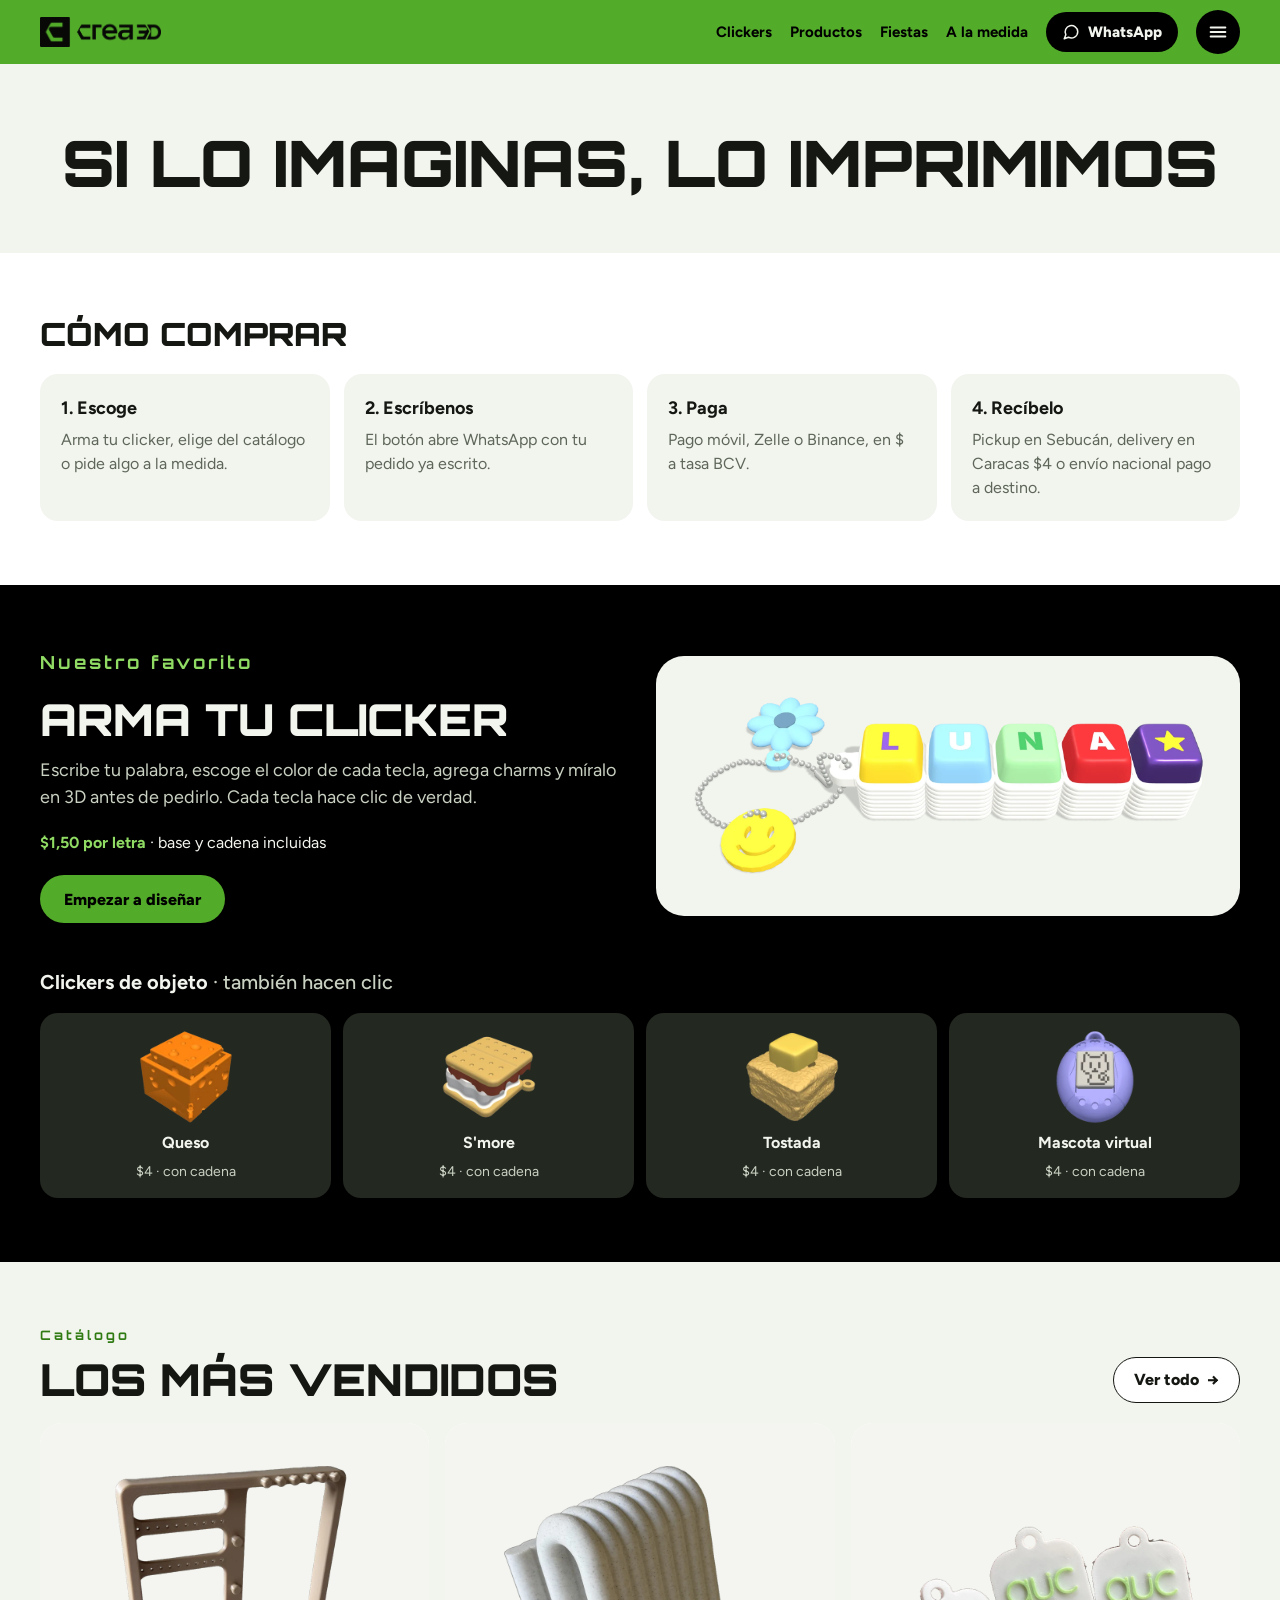
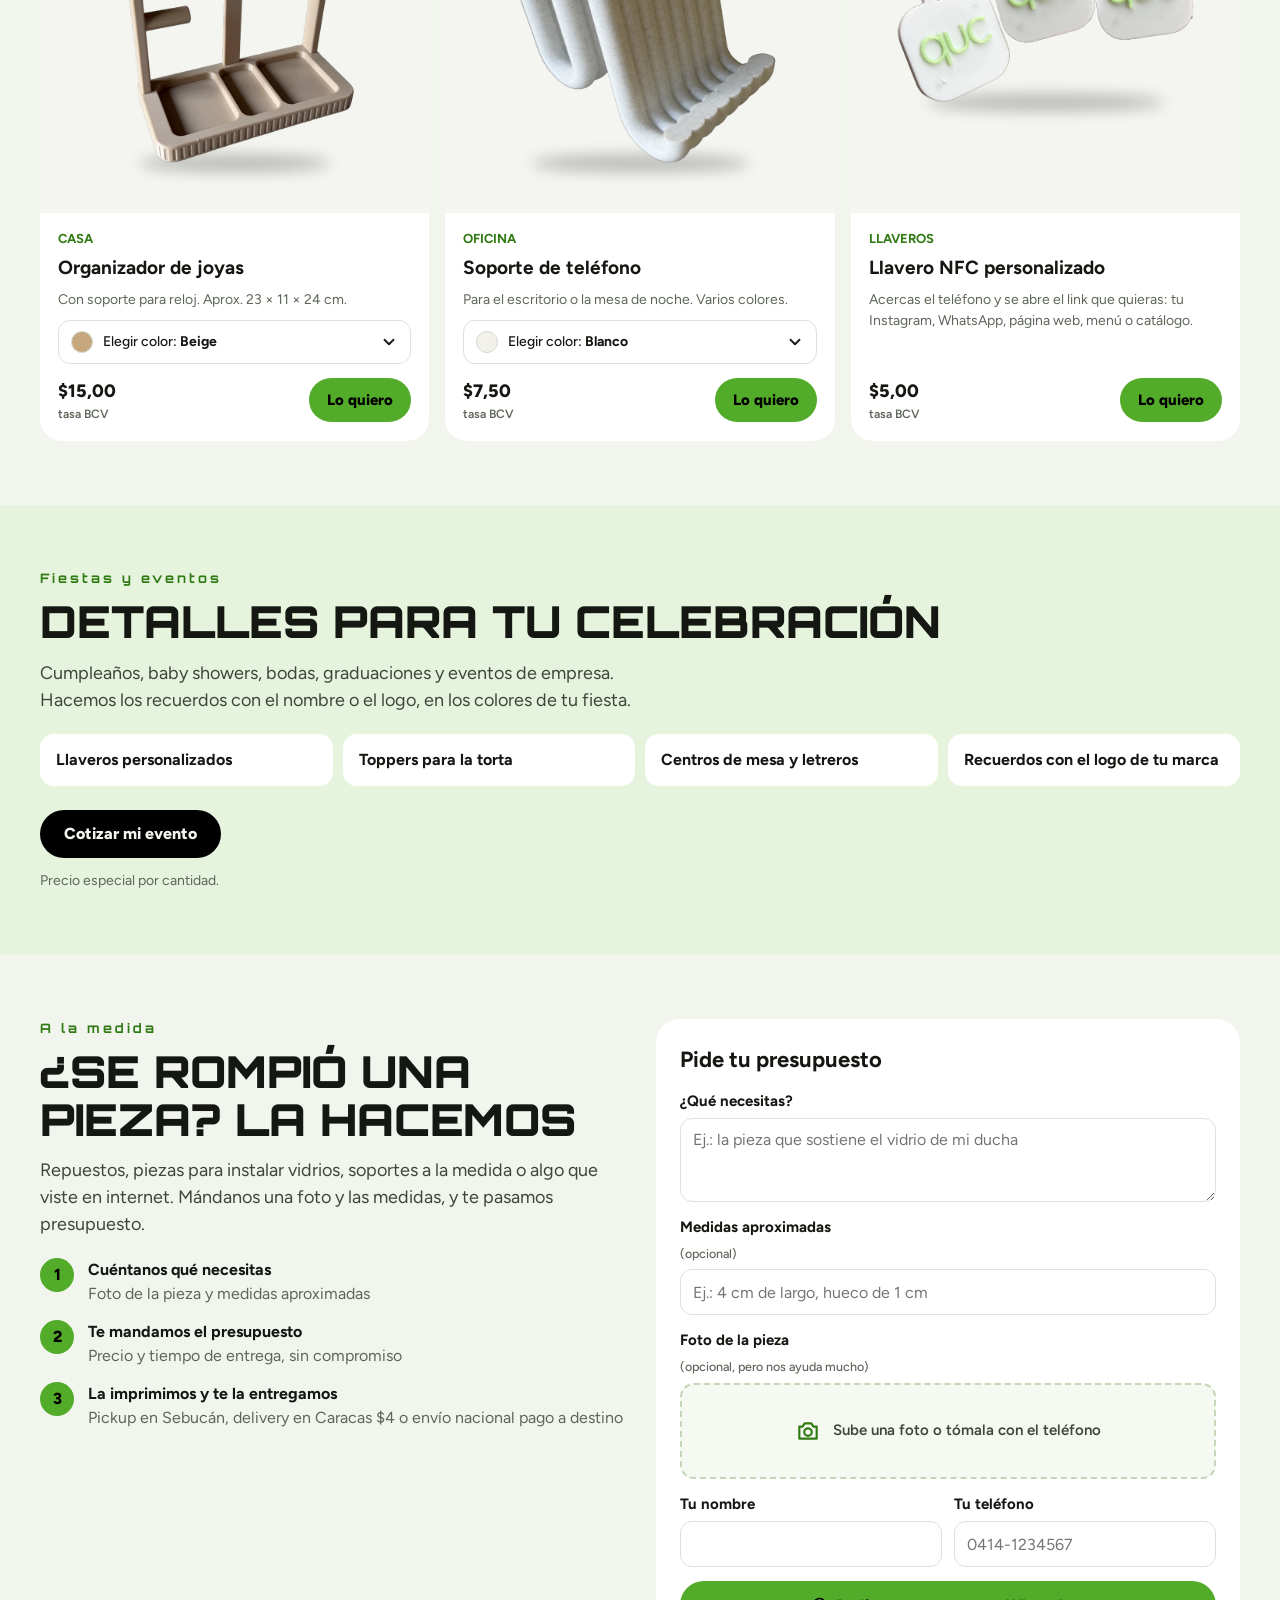
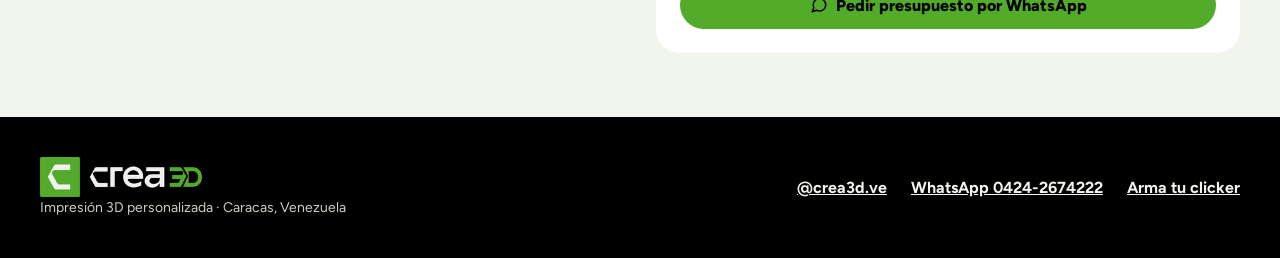
<file: index.html>
<!doctype html>
<html lang="es">
<head>
<meta charset="utf-8">
<meta name="viewport" content="width=device-width, initial-scale=1, viewport-fit=cover">
<script>
  // links viejos de diseños (crea3dve.com/#c_...) → el configurador
  const aClicker = () => { if (/^#c_/.test(location.hash)) location.replace("/clicker/" + location.hash); };
  aClicker(); addEventListener("hashchange", aClicker);
</script>
<title>Crea3d · Impresión 3D en Caracas</title>
<meta name="description" content="Clickers personalizados, productos para la casa y la oficina, detalles para fiestas y piezas a la medida. Impresión 3D en Caracas, con delivery.">
<meta property="og:title" content="Crea3d · Si lo imaginas, lo imprimimos">
<meta property="og:description" content="Clickers personalizados, productos, fiestas y piezas a la medida. Impresión 3D en Caracas.">
<meta property="og:image" content="https://crea3dve.com/og.jpg">
<meta property="og:url" content="https://crea3dve.com/">
<meta property="og:type" content="website">
<meta name="theme-color" content="#53AB2A">
<link rel="icon" type="image/png" href="/favicon.png">
<link rel="apple-touch-icon" href="/favicon.png">
<link rel="preconnect" href="https://fonts.googleapis.com">
<link rel="preconnect" href="https://fonts.gstatic.com" crossorigin>
<link rel="stylesheet" href="https://fonts.googleapis.com/css2?family=Orbitron:wght@700;900&family=Figtree:wght@400;500;600;700;800&display=swap">
<link rel="stylesheet" href="/estilo.css">
</head>
<body>

<header class="top">
  <nav class="in" aria-label="Principal">
    <a class="logo" href="/"><img src="/img/logo.png" alt="Crea3d, ir al inicio" width="122" height="30"></a>
    <div class="links">
      <a class="txt" href="/clicker/">Clickers</a>
      <a class="txt" href="/productos/">Productos</a>
      <a class="txt" href="/#fiestas">Fiestas</a>
      <a class="txt" href="/#medida">A la medida</a>
      <a class="btn dark" href="https://wa.me/584242674222" target="_blank" rel="noopener" aria-label="WhatsApp"><svg aria-hidden="true" viewBox="0 0 24 24" fill="none" stroke="currentColor" stroke-width="2" stroke-linecap="round" stroke-linejoin="round"><path d="M21 11.5a8.4 8.4 0 0 1-12.4 7.4L3 21l2.1-5.4A8.4 8.4 0 1 1 21 11.5z"/></svg><span class="wa-txt">WhatsApp</span></a>
      <button class="menu-btn" id="menu-btn" type="button" aria-expanded="false" aria-controls="menu" aria-label="Menú">
        <svg aria-hidden="true" viewBox="0 0 24 24" fill="none" stroke="currentColor" stroke-width="2.2" stroke-linecap="round"><path d="M4 7h16M4 12h16M4 17h16"/></svg>
      </button>
    </div>
  </nav>
  <div class="menu" id="menu" hidden>
    <a href="/clicker/"><b>Arma tu clicker</b><span>Diseña el tuyo y míralo en 3D</span></a>
    <a href="/productos/"><b>Productos</b><span>Casa, oficina, fidgets y más</span></a>
    <a href="/#fiestas"><b>Fiestas y eventos</b><span>Recuerdos y detalles para tu celebración</span></a>
    <a href="/#medida"><b>A la medida</b><span>Repuestos y piezas especiales</span></a>
    <a href="/#comprar"><b>Cómo comprar</b><span>Pagos y delivery</span></a>
    <a href="https://instagram.com/crea3d.ve" target="_blank" rel="noopener"><b>Instagram</b><span>@crea3d.ve</span></a>
  </div>
</header>

<main>
<section class="hero" id="inicio">
  <h1 class="disp">Si lo imaginas, lo imprimimos</h1>
</section>

<section id="comprar">
  <div class="in">
    <h2 class="disp" style="font-size:clamp(24px,3vw,32px);margin-bottom:22px">Cómo comprar</h2>
    <div class="pasos">
      <div class="paso"><b>1. Escoge</b><p>Arma tu clicker, elige del catálogo o pide algo a la medida.</p></div>
      <div class="paso"><b>2. Escríbenos</b><p>El botón abre WhatsApp con tu pedido ya escrito.</p></div>
      <div class="paso"><b>3. Paga</b><p>Pago móvil, Zelle o Binance, en $ a tasa BCV.</p></div>
      <div class="paso"><b>4. Recíbelo</b><p>Pickup en Sebucán, delivery en Caracas $4 o envío nacional pago a destino.</p></div>
    </div>
  </div>
</section>

<section id="clickers">
  <div class="in">
    <div class="cl-top">
      <div>
        <p class="eyebrow">Nuestro favorito</p>
        <h2 class="disp">Arma tu clicker</h2>
        <p>Escribe tu palabra, escoge el color de cada tecla, agrega charms y míralo en 3D antes de pedirlo. Cada tecla hace clic de verdad.</p>
        <p style="font-size:16px;color:var(--on-dark)"><b style="color:#8FDB63">$1,50 por letra</b> · base y cadena incluidas</p>
        <a class="btn" href="/clicker/">Empezar a diseñar</a>
      </div>
      <div class="cl-foto"><img src="/img/luna-clicker.webp" alt="Clicker LUNA con charms de carita y flor" width="1600" height="594"></div>
    </div>
    <h3 style="margin:44px 0 0;font-size:20px">Clickers de objeto <span style="font-weight:500;color:var(--on-dark-muted)">· también hacen clic</span></h3>
    <div class="objs">
      <a class="obj" href="/clicker/"><img src="/obj/queso.webp" alt="" loading="lazy"><b>Queso</b><span>$4 · con cadena</span></a>
      <a class="obj" href="/clicker/"><img src="/obj/smore.webp" alt="" loading="lazy"><b>S'more</b><span>$4 · con cadena</span></a>
      <a class="obj" href="/clicker/"><img src="/obj/tostada.webp" alt="" loading="lazy"><b>Tostada</b><span>$4 · con cadena</span></a>
      <a class="obj" href="/clicker/"><img src="/obj/mascota-gato.webp" alt="" loading="lazy"><b>Mascota virtual</b><span>$4 · con cadena</span></a>
    </div>
  </div>
</section>

<section id="productos">
  <div class="in">
    <p class="eyebrow">Catálogo</p>
    <div class="sec-cab">
      <h2 class="disp">Los más vendidos</h2>
      <a class="ver-todo" href="/productos/">Ver todo <span aria-hidden="true">→</span></a>
    </div>
    <div class="grid dos-col" id="grid" data-modo="destacados"></div>
  </div>
</section>

<section id="fiestas">
  <div class="in">
    <p class="eyebrow">Fiestas y eventos</p>
    <h2 class="disp">Detalles para tu celebración</h2>
    <p class="lead">Cumpleaños, baby showers, bodas, graduaciones y eventos de empresa. Hacemos los recuerdos con el nombre o el logo, en los colores de tu fiesta.</p>
    <div class="ideas">
      <div>Llaveros personalizados</div>
      <div>Toppers para la torta</div>
      <div>Centros de mesa y letreros</div>
      <div>Recuerdos con el logo de tu marca</div>
    </div>
    <button class="btn dark" type="button" id="btn-evento">Cotizar mi evento</button>
    <p class="nota">Precio especial por cantidad.</p>
  </div>
</section>

<section id="medida">
  <div class="in medida">
    <div>
      <p class="eyebrow">A la medida</p>
      <h2 class="disp">¿Se rompió una pieza? La hacemos</h2>
      <p class="lead">Repuestos, piezas para instalar vidrios, soportes a la medida o algo que viste en internet. Mándanos una foto y las medidas, y te pasamos presupuesto.</p>
      <ol>
        <li><span class="n">1</span><span><b>Cuéntanos qué necesitas</b><p>Foto de la pieza y medidas aproximadas</p></span></li>
        <li><span class="n">2</span><span><b>Te mandamos el presupuesto</b><p>Precio y tiempo de entrega, sin compromiso</p></span></li>
        <li><span class="n">3</span><span><b>La imprimimos y te la entregamos</b><p>Pickup en Sebucán, delivery en Caracas $4 o envío nacional pago a destino</p></span></li>
      </ol>
    </div>
    <form class="form" id="f-medida" novalidate>
      <h3 style="margin:0;font-size:22px">Pide tu presupuesto</h3>
      <label class="fld">¿Qué necesitas?
        <textarea name="que" maxlength="600" placeholder="Ej.: la pieza que sostiene el vidrio de mi ducha" required></textarea>
      </label>
      <label class="fld">Medidas aproximadas <small>(opcional)</small>
        <input name="medidas" maxlength="200" placeholder="Ej.: 4 cm de largo, hueco de 1 cm">
      </label>
      <div class="fld">Foto de la pieza <small>(opcional, pero nos ayuda mucho)</small>
        <label class="foto" id="foto-box">
          <span class="zona">
            <svg aria-hidden="true" width="26" height="26" viewBox="0 0 24 24" fill="none" stroke="#2F7A12" stroke-width="2" stroke-linecap="round" stroke-linejoin="round"><path d="M4 8h3l2-3h6l2 3h3v11H4z"/><circle cx="12" cy="13" r="3.5"/></svg>
            <span id="foto-txt">Sube una foto o tómala con el teléfono</span>
            <img class="prev" id="foto-prev" alt="Vista previa de tu foto">
          </span>
          <input type="file" accept="image/*" id="foto-in" aria-label="Foto de la pieza">
        </label>
      </div>
      <div class="dos">
        <label class="fld">Tu nombre<input name="nombre" autocomplete="name" maxlength="60" required></label>
        <label class="fld">Tu teléfono<input name="telefono" type="tel" inputmode="tel" autocomplete="tel" placeholder="0414-1234567" maxlength="20" required></label>
      </div>
      <p class="err" role="alert"></p>
      <button class="btn" type="submit">
        <svg aria-hidden="true" viewBox="0 0 24 24" fill="none" stroke="currentColor" stroke-width="2" stroke-linecap="round" stroke-linejoin="round"><path d="M21 11.5a8.4 8.4 0 0 1-12.4 7.4L3 21l2.1-5.4A8.4 8.4 0 1 1 21 11.5z"/></svg>
        Pedir presupuesto por WhatsApp
      </button>
    </form>
  </div>
</section>
</main>

<footer>
  <div class="in">
    <div>
      <div class="marca"><img src="/img/logo-oscuro.png" alt="Crea3d" width="162" height="40"></div>
      <div style="font-size:14px">Impresión 3D personalizada · Caracas, Venezuela</div>
    </div>
    <div class="ls">
      <a href="https://instagram.com/crea3d.ve" target="_blank" rel="noopener">@crea3d.ve</a>
      <a href="https://wa.me/584242674222" target="_blank" rel="noopener">WhatsApp 0424-2674222</a>
      <a href="/clicker/">Arma tu clicker</a>
    </div>
  </div>
</footer>

<!-- Ventanita: Lo quiero / Cotizar -->
<dialog id="dlg" aria-labelledby="dlg-t">
  <form id="f-dlg" method="dialog" novalidate>
    <div class="dlg-cab">
      <div><h3 id="dlg-t"></h3><p id="dlg-s"></p></div>
      <button class="cerrar" type="button" id="dlg-x" aria-label="Cerrar">✕</button>
    </div>
    <div id="dlg-cuerpo"></div>
    <div class="dos">
      <label class="fld">Tu nombre<input name="nombre" autocomplete="name" maxlength="60" required></label>
      <label class="fld">Tu teléfono<input name="telefono" type="tel" inputmode="tel" autocomplete="tel" placeholder="0414-1234567" maxlength="20" required></label>
    </div>
    <p class="err" role="alert"></p>
    <button class="btn" type="submit">
      <svg aria-hidden="true" viewBox="0 0 24 24" fill="none" stroke="currentColor" stroke-width="2" stroke-linecap="round" stroke-linejoin="round"><path d="M21 11.5a8.4 8.4 0 0 1-12.4 7.4L3 21l2.1-5.4A8.4 8.4 0 1 1 21 11.5z"/></svg>
      <span id="dlg-btn">Pedir por WhatsApp</span>
    </button>
  </form>
</dialog>

<script src="/app.js"></script>
</body>
</html>
</file>
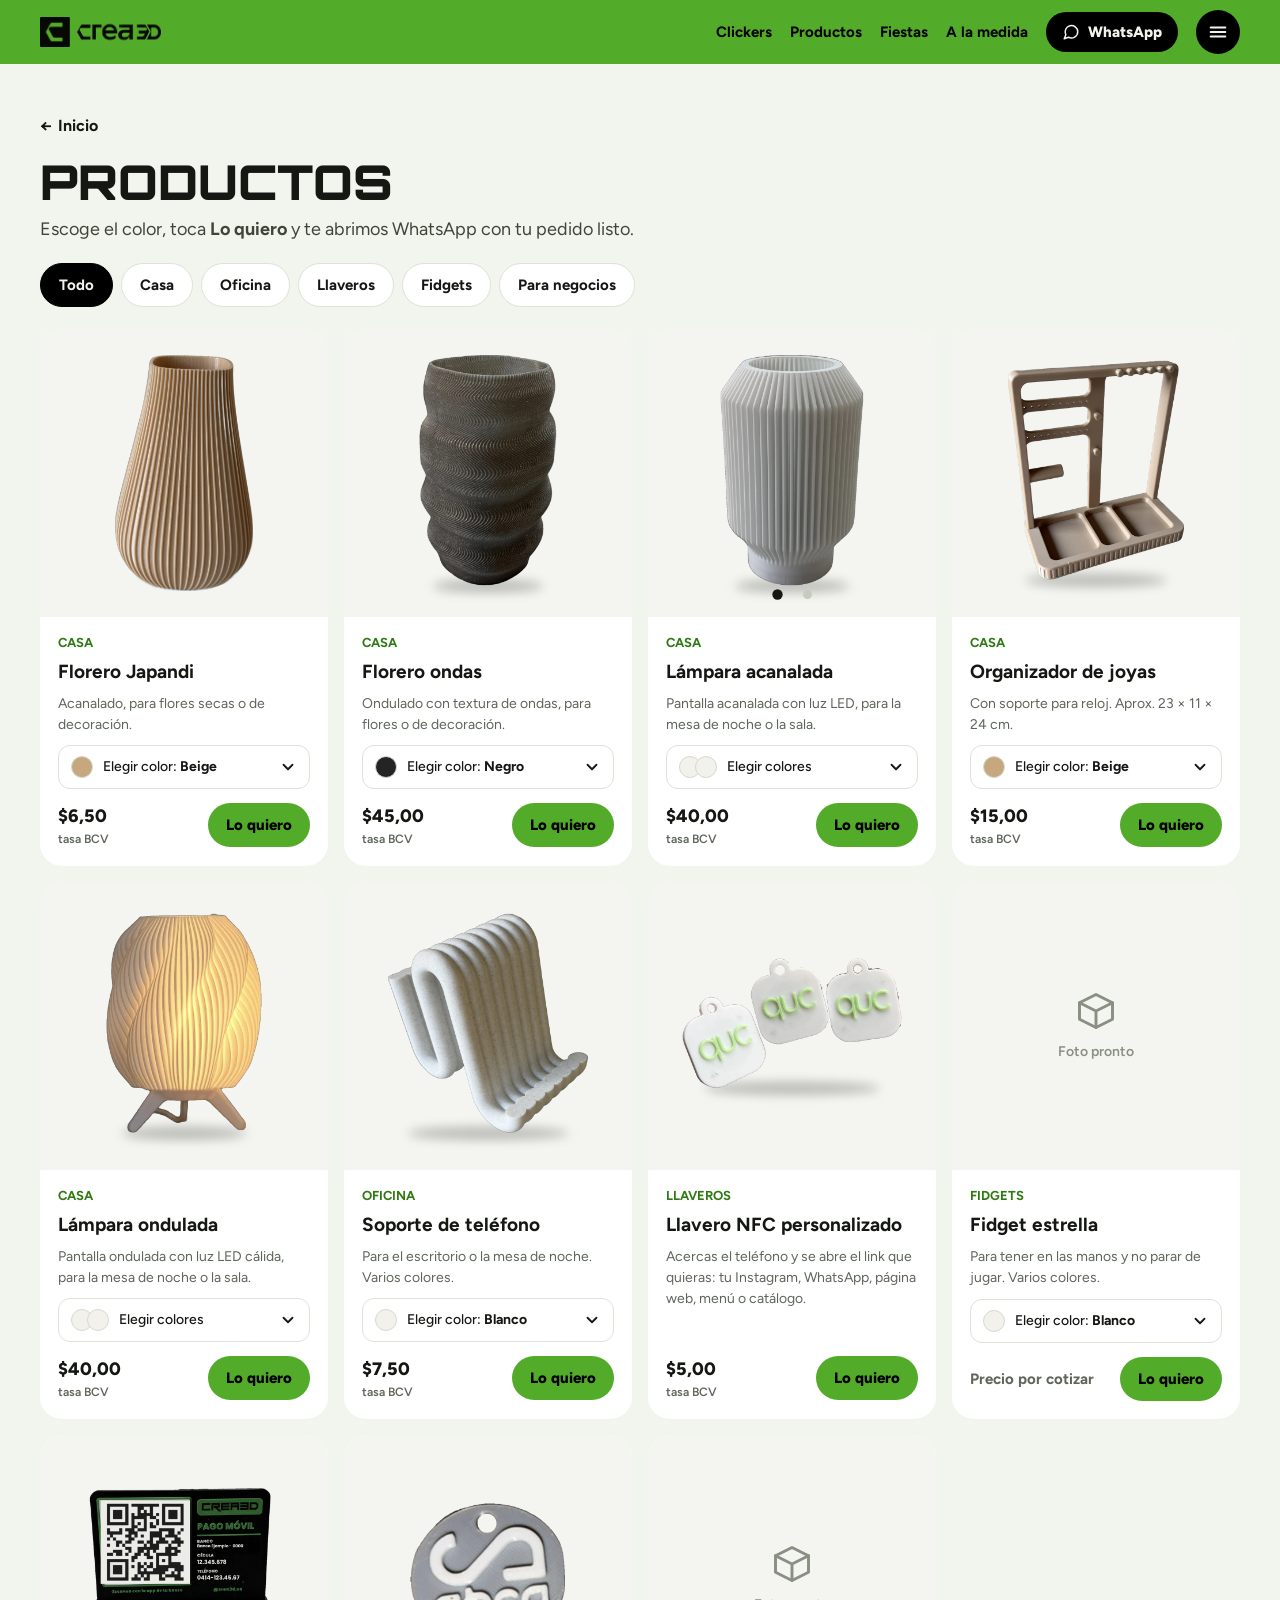
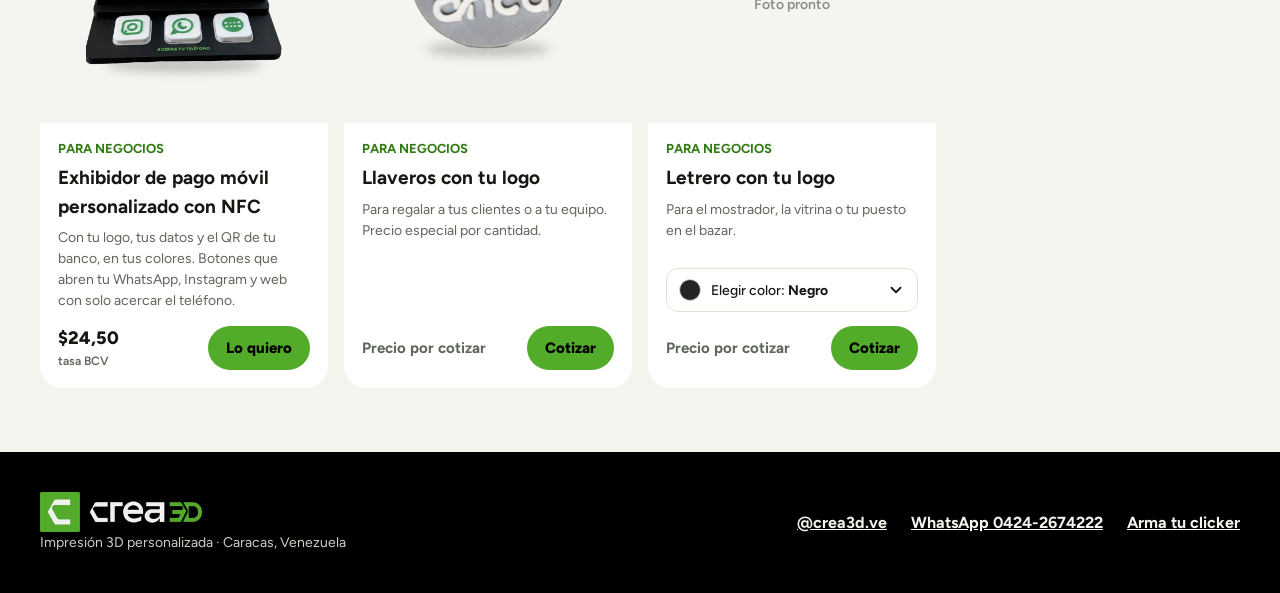
<file: productos/index.html>
<!doctype html>
<html lang="es">
<head>
<meta charset="utf-8">
<meta name="viewport" content="width=device-width, initial-scale=1, viewport-fit=cover">

<title>Productos · Crea3d</title>
<meta name="description" content="Clickers personalizados, productos para la casa y la oficina, detalles para fiestas y piezas a la medida. Impresión 3D en Caracas, con delivery.">
<meta property="og:title" content="Productos · Crea3d">
<meta property="og:description" content="Clickers personalizados, productos, fiestas y piezas a la medida. Impresión 3D en Caracas.">
<meta property="og:image" content="https://crea3dve.com/og.jpg">
<meta property="og:url" content="https://crea3dve.com/productos/">
<meta property="og:type" content="website">
<meta name="theme-color" content="#53AB2A">
<link rel="icon" type="image/png" href="/favicon.png">
<link rel="apple-touch-icon" href="/favicon.png">
<link rel="preconnect" href="https://fonts.googleapis.com">
<link rel="preconnect" href="https://fonts.gstatic.com" crossorigin>
<link rel="stylesheet" href="https://fonts.googleapis.com/css2?family=Orbitron:wght@700;900&family=Figtree:wght@400;500;600;700;800&display=swap">
<link rel="stylesheet" href="/estilo.css">
</head>
<body>

<header class="top">
  <nav class="in" aria-label="Principal">
    <a class="logo" href="/"><img src="/img/logo.png" alt="Crea3d, ir al inicio" width="122" height="30"></a>
    <div class="links">
      <a class="txt" href="/clicker/">Clickers</a>
      <a class="txt" href="/productos/">Productos</a>
      <a class="txt" href="/#fiestas">Fiestas</a>
      <a class="txt" href="/#medida">A la medida</a>
      <a class="btn dark" href="https://wa.me/584242674222" target="_blank" rel="noopener" aria-label="WhatsApp"><svg aria-hidden="true" viewBox="0 0 24 24" fill="none" stroke="currentColor" stroke-width="2" stroke-linecap="round" stroke-linejoin="round"><path d="M21 11.5a8.4 8.4 0 0 1-12.4 7.4L3 21l2.1-5.4A8.4 8.4 0 1 1 21 11.5z"/></svg><span class="wa-txt">WhatsApp</span></a>
      <button class="menu-btn" id="menu-btn" type="button" aria-expanded="false" aria-controls="menu" aria-label="Menú">
        <svg aria-hidden="true" viewBox="0 0 24 24" fill="none" stroke="currentColor" stroke-width="2.2" stroke-linecap="round"><path d="M4 7h16M4 12h16M4 17h16"/></svg>
      </button>
    </div>
  </nav>
  <div class="menu" id="menu" hidden>
    <a href="/clicker/"><b>Arma tu clicker</b><span>Diseña el tuyo y míralo en 3D</span></a>
    <a href="/productos/"><b>Productos</b><span>Casa, oficina, fidgets y más</span></a>
    <a href="/#fiestas"><b>Fiestas y eventos</b><span>Recuerdos y detalles para tu celebración</span></a>
    <a href="/#medida"><b>A la medida</b><span>Repuestos y piezas especiales</span></a>
    <a href="/#comprar"><b>Cómo comprar</b><span>Pagos y delivery</span></a>
    <a href="https://instagram.com/crea3d.ve" target="_blank" rel="noopener"><b>Instagram</b><span>@crea3d.ve</span></a>
  </div>
</header>

<main>
<section id="productos" style="padding-top:40px">
  <div class="in">
    <a class="volver" href="/"><span aria-hidden="true">←</span> Inicio</a>
    <h1 class="disp" style="font-size:clamp(30px,5vw,48px);margin:8px 0 8px">Productos</h1>
    <p class="lead">Escoge el color, toca <b>Lo quiero</b> y te abrimos WhatsApp con tu pedido listo.</p>
    <div class="tabs" id="tabs" role="group" aria-label="Categorías"></div>
    <div class="grid" id="grid"></div>
  </div>
</section>
</main>

<footer>
  <div class="in">
    <div>
      <div class="marca"><img src="/img/logo-oscuro.png" alt="Crea3d" width="162" height="40"></div>
      <div style="font-size:14px">Impresión 3D personalizada · Caracas, Venezuela</div>
    </div>
    <div class="ls">
      <a href="https://instagram.com/crea3d.ve" target="_blank" rel="noopener">@crea3d.ve</a>
      <a href="https://wa.me/584242674222" target="_blank" rel="noopener">WhatsApp 0424-2674222</a>
      <a href="/clicker/">Arma tu clicker</a>
    </div>
  </div>
</footer>

<!-- Ventanita: Lo quiero / Cotizar -->
<dialog id="dlg" aria-labelledby="dlg-t">
  <form id="f-dlg" method="dialog" novalidate>
    <div class="dlg-cab">
      <div><h3 id="dlg-t"></h3><p id="dlg-s"></p></div>
      <button class="cerrar" type="button" id="dlg-x" aria-label="Cerrar">✕</button>
    </div>
    <div id="dlg-cuerpo"></div>
    <div class="dos">
      <label class="fld">Tu nombre<input name="nombre" autocomplete="name" maxlength="60" required></label>
      <label class="fld">Tu teléfono<input name="telefono" type="tel" inputmode="tel" autocomplete="tel" placeholder="0414-1234567" maxlength="20" required></label>
    </div>
    <p class="err" role="alert"></p>
    <button class="btn" type="submit">
      <svg aria-hidden="true" viewBox="0 0 24 24" fill="none" stroke="currentColor" stroke-width="2" stroke-linecap="round" stroke-linejoin="round"><path d="M21 11.5a8.4 8.4 0 0 1-12.4 7.4L3 21l2.1-5.4A8.4 8.4 0 1 1 21 11.5z"/></svg>
      <span id="dlg-btn">Pedir por WhatsApp</span>
    </button>
  </form>
</dialog>

<script src="/app.js"></script>
</body>
</html>
</file>
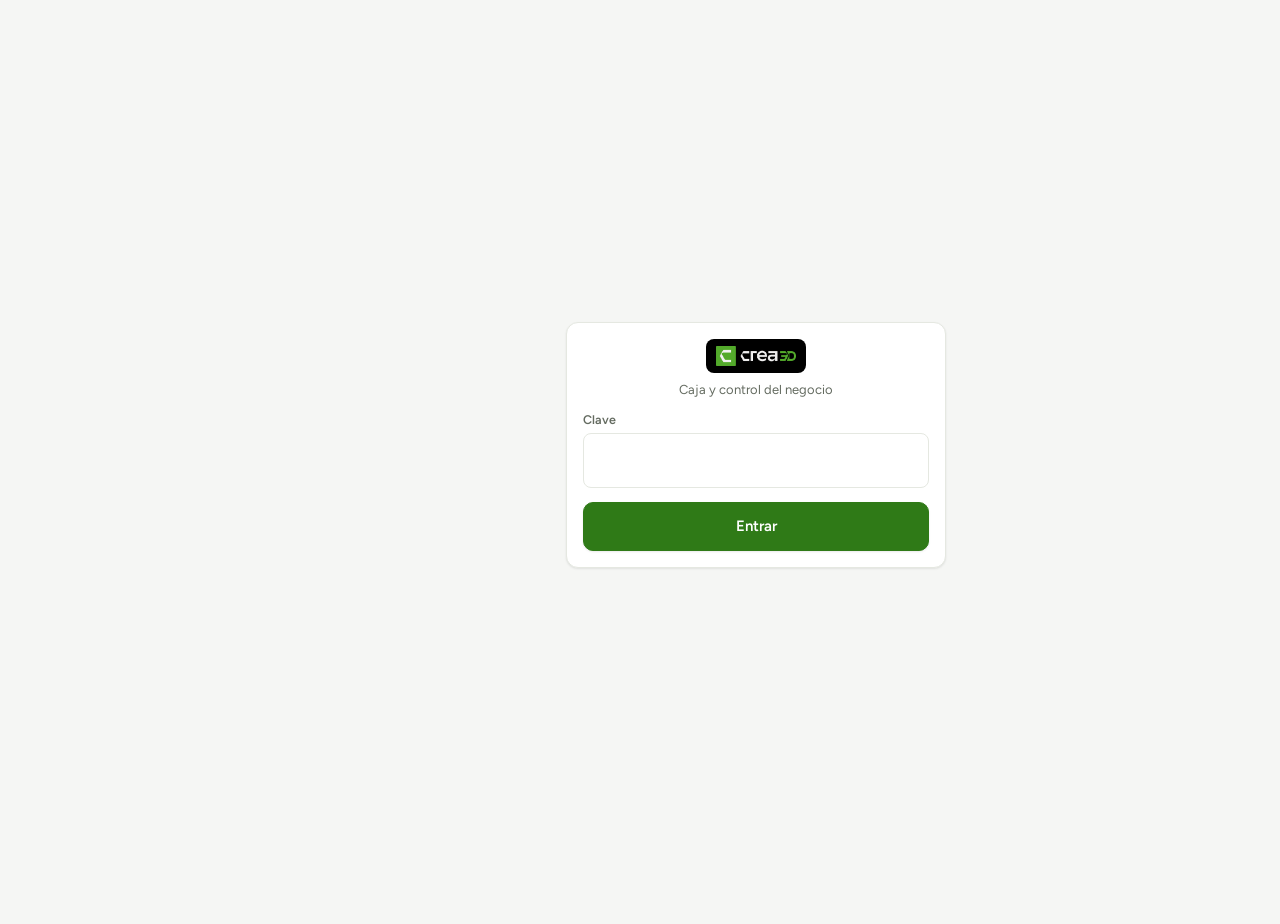
<file: ventas/index.html>
<!doctype html>
<html lang="es">
<head>
<meta charset="utf-8">
<meta name="viewport" content="width=device-width, initial-scale=1, viewport-fit=cover">
<meta name="robots" content="noindex, nofollow">
<title>Caja Crea3d</title>
<meta name="theme-color" content="#53AB2A">
<link rel="icon" type="image/png" href="../favicon.png">
<link rel="apple-touch-icon" href="../favicon.png">
<link rel="preconnect" href="https://fonts.googleapis.com">
<link rel="stylesheet" href="https://fonts.googleapis.com/css2?family=Orbitron:wght@900&family=Figtree:wght@400;500;600;700;800&display=swap">
<style>
:root{
  --bg:#F2F4EE; --surface:#FFFFFF; --ink:#141712; --muted:#5E6659; --line:#DDE3D6;
  --brand:#53AB2A; --brand-ink:#0E1A08; --brand-soft:#E6F4DD; --warn:#B4231A; --warn-soft:#FBE9E7;
  --amber:#8A5A00; --amber-soft:#FFF3D6; --blue:#1F5FA8; --blue-soft:#E3EEFA;
  --display:"Orbitron","Arial Black",system-ui,sans-serif;
  --body:"Figtree",system-ui,-apple-system,"Segoe UI",sans-serif;
  color-scheme:light;
}
@media (prefers-color-scheme: dark){ :root:not([data-theme="light"]){
  --bg:#0F110D; --surface:#181B15; --ink:#EEF2EA; --muted:#A0A99A; --line:#2B3127;
  --brand:#6BCB3B; --brand-soft:#1F2B18; --warn:#FF8A80; --warn-soft:#3A1916;
  --amber:#F5C25B; --amber-soft:#3A2E12; --blue:#8DB8F0; --blue-soft:#16263A; color-scheme:dark } }
:root[data-theme="dark"]{
  --bg:#0F110D; --surface:#181B15; --ink:#EEF2EA; --muted:#A0A99A; --line:#2B3127;
  --brand:#6BCB3B; --brand-soft:#1F2B18; --warn:#FF8A80; --warn-soft:#3A1916;
  --amber:#F5C25B; --amber-soft:#3A2E12; --blue:#8DB8F0; --blue-soft:#16263A; color-scheme:dark }
*{box-sizing:border-box}
[hidden]{display:none!important}
html,body{margin:0;max-width:100%;overflow-x:clip}
body{background:var(--bg);color:var(--ink);font-family:var(--body);font-size:16px;line-height:1.4;
  padding-bottom:calc(100px + env(safe-area-inset-bottom,0px))}
button,input,select,textarea{font:inherit;color:inherit}
.wrap{max-width:640px;margin:0 auto;padding:12px 16px 24px}
header.top{position:sticky;top:0;z-index:5;background:var(--bg);border-bottom:1px solid var(--line)}
header.top .wrap{display:flex;align-items:center;justify-content:space-between;gap:8px;padding-block:10px}
.marca{font-family:var(--display);font-weight:900;letter-spacing:.5px;font-size:20px}
.marca span{color:var(--brand)}
.logo-img{height:34px;width:auto;box-sizing:border-box;padding:7px 10px;background:#000;border-radius:8px;display:block}
.estado-red{font-size:13px;color:var(--muted);display:flex;align-items:center;gap:8px}
.icono-btn{border:1px solid var(--line);background:var(--surface);border-radius:10px;padding:6px 10px;font-size:14px;font-weight:600}
h2{font-size:20px;margin:10px 0 12px}
h3{font-size:15px;margin:18px 0 8px;color:var(--muted);text-transform:uppercase;letter-spacing:.6px}
.card{background:var(--surface);border:1px solid var(--line);border-radius:14px;padding:14px;margin-bottom:10px}
.fila{display:flex;gap:8px;align-items:center}
.fila > *{min-width:0}
.crece{flex:1}
label{display:block;font-size:13px;font-weight:600;color:var(--muted);margin:10px 0 4px}
input[type="date"]{-webkit-appearance:none;appearance:none;display:block;min-width:0;min-height:46px;text-align:left}
input[type="date"]::-webkit-date-and-time-value{text-align:left}
.dos > div,.tres > div{min-width:0}
input,select,textarea{width:100%;padding:11px 12px;border:1px solid var(--line);border-radius:10px;background:var(--surface);font-size:16px}
input:focus,select:focus,textarea:focus{outline:2px solid var(--brand);outline-offset:0}
.btn{display:inline-flex;align-items:center;justify-content:center;gap:6px;border:0;border-radius:12px;padding:12px 16px;font-weight:700;cursor:pointer;background:var(--brand-soft);color:var(--ink)}
.btn.primario{background:var(--brand);color:var(--brand-ink)}
.btn.ancho{width:100%;padding:15px;font-size:17px}
.btn.chico{padding:8px 12px;font-size:14px;border-radius:10px}
.btn.peligro{background:var(--warn-soft);color:var(--warn)}
.btn:disabled{opacity:.5}
.segmento{display:grid;grid-template-columns:1fr 1fr;background:var(--surface);border:1px solid var(--line);border-radius:12px;padding:4px;gap:4px}
.segmento button{border:0;background:transparent;border-radius:9px;padding:10px;font-weight:700;color:var(--muted)}
.segmento button[aria-pressed="true"]{background:var(--brand);color:var(--brand-ink)}
#kImpBtns{grid-template-columns:repeat(3,1fr)}
.rapido .nums{display:grid;grid-template-columns:repeat(5,1fr);gap:8px}
.rapido .nums button{border:1px solid var(--line);background:var(--surface);border-radius:14px;font-size:24px;font-weight:800;padding:12px 0;cursor:pointer}
.rapido .nums button:active,.grid-extra button:active{transform:scale(.96);background:var(--brand);color:var(--brand-ink)}
.grid-extra{display:grid;grid-template-columns:repeat(2,minmax(0,1fr));gap:8px;margin-top:6px}
.grid-extra button{text-align:left;border:1px solid var(--line);background:var(--surface);border-radius:12px;padding:9px 10px;cursor:pointer;display:flex;justify-content:space-between;align-items:center;gap:6px;font-size:14px;font-weight:600;min-height:52px}
.grid-extra button span{font-weight:800;white-space:nowrap}
.grid-prod{display:grid;grid-template-columns:repeat(2,minmax(0,1fr));gap:8px}
.prod{text-align:left;border:1px solid var(--line);background:var(--surface);border-radius:12px;padding:10px;cursor:pointer;min-height:84px;display:flex;flex-direction:column;justify-content:space-between}
.prod b{font-size:14px;line-height:1.25}
.prod .meta{display:flex;justify-content:space-between;font-size:13px;color:var(--muted);margin-top:6px}
.prod .precio{font-weight:800;color:var(--ink)}
.prod:active{transform:scale(.98)}
.carrito-item{display:flex;align-items:center;gap:8px;padding:8px 0;border-bottom:1px solid var(--line)}
.carrito-item:last-child{border-bottom:0}
.carrito-item .nom{flex:1;font-size:14px;font-weight:600}
.cant{display:flex;align-items:center;gap:4px}
.cant button{width:32px;height:32px;border-radius:8px;border:1px solid var(--line);background:var(--surface);font-weight:800}
.cant span{min-width:22px;text-align:center;font-weight:700}
.precio-input{width:72px;padding:6px 8px;text-align:right}
.total{display:flex;justify-content:space-between;align-items:baseline;font-weight:800;font-size:22px;margin-top:10px}
.total small{font-size:14px;color:var(--muted);font-weight:600}
.dos{display:grid;grid-template-columns:1fr 1fr;gap:8px}
.pill{display:inline-block;font-size:12px;font-weight:700;padding:3px 8px;border-radius:999px;background:var(--brand-soft)}
.pill.Pedido{background:var(--amber-soft);color:var(--amber)}
.pill.Pagado{background:var(--blue-soft);color:var(--blue)}
.pill.Entregado{background:var(--brand-soft);color:var(--ink)}
.pill.Cancelado{background:var(--warn-soft);color:var(--warn)}
.pill.Abono{background:#E3F0FF;color:#1F5FAD}
.abonos{background:var(--brand-soft);border-radius:12px;padding:10px 12px;margin:0 0 10px;font-size:14px}
.abonos .ab-lin{display:flex;justify-content:space-between;gap:8px;align-items:center;padding:3px 0}
.abonos .ab-lin button{border:0;background:none;color:var(--muted);font-size:15px;padding:2px 6px;cursor:pointer}
.abonos .ab-tot{display:flex;justify-content:space-between;font-weight:800;border-top:1px solid var(--line);margin-top:6px;padding-top:6px}
.ab-form{border:1px solid var(--line);border-radius:12px;padding:12px;margin:0 0 10px;display:grid;gap:8px}
.ab-form .rapidos{display:flex;gap:6px;flex-wrap:wrap}
.ab-form .eq{font-size:14px;font-weight:700}
.pedido-cab{display:flex;justify-content:space-between;gap:8px;align-items:flex-start}
.pedido-cab .num{font-weight:800}
.chico{font-size:13px;color:var(--muted)}
.lista-items{margin:8px 0 10px;padding:0;list-style:none;font-size:14px}
.copias{display:flex;align-items:center;gap:8px;flex-wrap:wrap;margin-top:4px}
.copias input{width:72px;text-align:center;font-weight:700}
.copias .btn{min-width:44px;min-height:44px;font-size:20px;padding:0}
.iguales{background:rgba(92,186,46,.12);border-radius:14px;padding:12px 14px;margin:12px 0 6px;display:flex;flex-direction:column;gap:4px}
.web-cli{display:flex;align-items:center;justify-content:space-between;gap:10px;background:rgba(92,186,46,.12);border-radius:12px;padding:10px 12px;margin:8px 0}
.web-foto{display:inline-block;margin:4px 0 8px;font-weight:700}
.web-det{margin:4px 0 10px;display:grid;gap:8px}
.web-clk{border:1px solid var(--line);border-radius:12px;padding:8px 10px;display:grid;gap:6px}
.web-clk .tit{font-weight:800;font-size:13px;color:var(--muted)}
.teclas{display:flex;gap:4px;flex-wrap:wrap;padding:6px 6px 9px;border-radius:9px;width:max-content;max-width:100%}
.tecla.hecha{opacity:.3}
button.tecla{padding:0;cursor:pointer}
.imp-chips{display:flex;flex-wrap:wrap;gap:6px;margin:8px 0 0;align-items:center}
.imp-lab{font-size:11px;font-weight:800;letter-spacing:.06em;text-transform:uppercase;color:var(--muted);min-width:58px}
.card.listo{padding-block:12px}
.tira-fila{display:flex;flex-wrap:wrap;gap:10px;align-items:center}
.tira-fila .teclas{margin:0}
.grupo-letras{gap:8px}
.grupo-ed{display:flex;flex-wrap:wrap;gap:6px;align-items:center}
.grupo-ed .btn{width:auto;min-width:36px;padding:4px 10px}
.copias{background:var(--ink);color:var(--bg);font-weight:900;font-size:17px;border-radius:999px;padding:4px 12px}
.dis-ed{display:grid;gap:10px;border:2px solid var(--ink);border-radius:12px;padding:12px;margin:6px 0}
.dis-filas{display:grid;gap:6px}
.dis-fila{display:grid;grid-template-columns:22px 56px minmax(0,1fr) minmax(0,1fr) auto auto;gap:6px;align-items:center}
.dis-fila input{text-align:center;font-weight:800;font-size:18px;padding:6px}
.dis-fila select{min-width:0}
.dis-pers{display:grid;gap:6px;border-top:1px solid var(--line);padding-top:10px}
.dis-pfila{display:grid;grid-template-columns:minmax(0,1fr) auto;gap:6px}
.dis-cfila{display:grid;grid-template-columns:minmax(80px,auto) minmax(0,1fr) 22px;gap:8px;align-items:center;margin-bottom:6px}
.dis-pto{width:22px;height:22px;border-radius:50%;border:1px solid rgba(0,0,0,.15)}
.dis-n{font-weight:800;color:var(--muted);text-align:right}
.clk-listos{background:var(--brand-soft);border-radius:12px;padding:10px;margin-bottom:10px}
.clk-listos-f{display:flex;flex-wrap:wrap;gap:6px;margin-top:6px}
.clk-listo{border:0;background:none;padding:0;cursor:pointer}
.clk-listo .teclas{margin:0}
.listo-fila{display:flex;flex-wrap:wrap;gap:8px;align-items:center;margin:8px 0}
.listo-fila .teclas{margin:0}
.btn-listo{border:0;background:var(--brand-soft);color:var(--ink);border-radius:999px;padding:6px 12px;font-weight:800;font-size:13px;cursor:pointer}
.imp-chip svg,.imp-chip img{vertical-align:middle;margin:-3px 0}
.imp-chip{border:1px solid var(--line);background:var(--surface);border-radius:999px;padding:5px 10px;font-size:12.5px;font-weight:700;cursor:pointer;color:var(--ink)}
.imp-chip[aria-pressed="true"]{opacity:.5;text-decoration:line-through}
.imp-falta{display:inline-block;font-size:12.5px;font-weight:700;border-radius:999px;padding:3px 9px;margin:6px 0 2px;background:var(--amber-soft);color:var(--amber)}
.imp-falta.ok{background:var(--brand-soft);color:var(--ink)}
.tecla{width:30px;height:30px;border-radius:7px;display:grid;place-items:center;font:800 16px/1 "Nunito","Figtree",system-ui,sans-serif;box-shadow:inset 0 -3px 0 rgba(0,0,0,.16);border:1px solid rgba(0,0,0,.12)}
.web-lin{font-size:13.5px;margin:0;padding:0;list-style:none;display:grid;gap:2px;overflow-wrap:anywhere}
.web-txt{white-space:pre-wrap;font-size:13px;color:var(--muted);margin-top:6px;overflow-wrap:anywhere}
.web-det details summary{cursor:pointer;font-size:13px;font-weight:700;color:var(--muted)}
.acciones{display:flex;gap:6px;flex-wrap:wrap}
.chips{display:flex;gap:6px;overflow-x:auto;padding-bottom:4px;margin-bottom:8px}
/* Histórico de ventas: tocar una venta o un cliente abre el detalle */
details.vh > summary{list-style:none;cursor:pointer}
details.vh > summary::-webkit-details-marker{display:none}
details.vh > summary{font-weight:400}
details.vh > summary > span:first-child > b::after{content:" ▾";color:var(--muted);font-size:12px;font-weight:400}
details.vh[open] > summary > span:first-child > b::after{content:" ▴"}
.vh-det{background:var(--bg);border-radius:10px;padding:8px 12px;margin:2px 0 10px;font-size:14px}
.vh-it{display:flex;justify-content:space-between;gap:10px;padding:2px 0}
.vh-it span:last-child{font-variant-numeric:tabular-nums;white-space:nowrap}
.vh-venta + .vh-venta{border-top:1px solid var(--line);margin-top:6px;padding-top:6px}
/* Resumen y Análisis */
.r-tiles{display:grid;grid-template-columns:repeat(3,minmax(0,1fr));gap:10px}
@media (max-width:640px){ .r-tiles{grid-template-columns:repeat(2,minmax(0,1fr))} }
.r-tile{background:var(--surface);border:1px solid var(--line);border-radius:12px;padding:12px 14px;min-width:0}
.r-tile span{display:block;font-size:12.5px;color:var(--muted);line-height:1.3}
.r-tile b{display:block;font-size:20px;font-weight:800;font-variant-numeric:tabular-nums;margin-top:4px}
.r-tile small{display:block;font-size:12px;color:var(--muted);margin-top:2px}
.cobrar .kpct{font-size:15px;font-weight:700;opacity:.85;margin-left:8px;white-space:nowrap}
.r-tile b em{font-style:normal;font-size:14px;font-weight:700;color:var(--accion);margin-left:6px}
.r-tile .sube{color:var(--accion)} .r-tile .baja{color:var(--warn)}
.r-nav{display:flex;align-items:center;justify-content:space-between;gap:8px;margin-bottom:10px}
.r-nav b{font-size:16px;text-align:center;flex:1}
.r-nav button{border:1px solid var(--line);background:var(--surface);border-radius:8px;width:36px;height:34px;font-size:18px;cursor:pointer;flex:none}
.r-nav button:disabled{opacity:.35;cursor:default}
.r-big{font-size:34px;font-weight:800;font-variant-numeric:tabular-nums;line-height:1.1}
.r-graf svg{width:100%;height:auto;display:block}
.r-ley{display:flex;gap:14px;font-size:12.5px;color:var(--muted);margin:6px 0 0;flex-wrap:wrap}
.r-ley i{display:inline-block;width:10px;height:10px;border-radius:3px;margin-right:5px;vertical-align:-1px}
.an-sec{margin-top:14px}
.an-sec h3{margin:0 0 8px}
.an-row{display:grid;grid-template-columns:minmax(90px,38%) 1fr auto;gap:10px;align-items:center;padding:5px 0;font-size:14px}
.an-row .n{display:flex;align-items:center;gap:7px;min-width:0;overflow-wrap:anywhere}
.an-row .sw{width:16px;height:16px;border-radius:5px;flex:none;border:1px solid rgba(0,0,0,.18)}
.r-tile b .sw{display:inline-block;width:14px;height:14px;border-radius:4px;border:1px solid rgba(0,0,0,.18);margin-right:5px;vertical-align:-1px}
.r-tile b .sw + .sw{margin-left:-2px}
.an-row .bar{height:12px;border-radius:99px;background:var(--line);overflow:hidden}
.an-row .bar i{display:block;height:100%;background:var(--accion);border-radius:99px}
.an-row .v{font-variant-numeric:tabular-nums;font-weight:700;white-space:nowrap;text-align:right}
.an-row .v small{font-weight:500;color:var(--muted);margin-left:4px}
.an-dos{display:grid;grid-template-columns:repeat(auto-fit,minmax(300px,1fr));gap:12px;align-items:start}
.an-nota{font-size:12.5px;color:var(--muted);margin:6px 0 0}
@media (max-width:999px){ nav.tabs .solo-pc{display:none} }
@media (min-width:1000px){ .solo-movil{display:none !important} }
/* Lista para imprimir (teclas agrupadas por color) */
#lotes{position:fixed;inset:0;z-index:60;background:var(--bg);overflow-y:auto;padding:env(safe-area-inset-top,0px) max(16px,env(safe-area-inset-right,0px)) calc(24px + env(safe-area-inset-bottom,0px)) max(16px,env(safe-area-inset-left,0px))}
#lotes .lt-in{max-width:760px;margin:0 auto}
#lotes .lt-cab{position:sticky;top:0;z-index:2;background:var(--bg);display:flex;justify-content:space-between;align-items:center;gap:10px;padding:14px 0 10px;border-bottom:1px solid var(--line)}
#lotes .lt-cab h2{margin:0;font-size:20px}
#lotes .lt-prog{height:8px;border-radius:99px;background:var(--line);overflow:hidden;margin-top:6px}
#lotes .lt-prog i{display:block;height:100%;background:var(--brand,#53AB2A);transition:width .2s}
#lotes .lt-peds{display:flex;flex-wrap:wrap;gap:6px;margin:12px 0 4px}
#lotes .lt-peds button{border:1px solid var(--line);background:var(--surface);border-radius:999px;padding:6px 11px;font-size:13px;font-weight:600}
#lotes .lt-peds button[aria-pressed="false"]{opacity:.45;text-decoration:line-through}
#lotes .lt-grupo{border:1px solid var(--line);border-radius:16px;background:var(--surface);padding:12px;margin-top:14px}
#lotes .lt-gcab{display:flex;align-items:center;gap:12px}
#lotes .lt-sw{width:44px;height:44px;border-radius:11px;flex:none;border:1px solid rgba(0,0,0,.15);box-shadow:inset 0 -5px 0 rgba(0,0,0,.18)}
#lotes .lt-gcab b{font-size:18px;text-transform:capitalize}
#lotes .lt-gcab .chico{display:block}
#lotes .lt-sub{margin-top:12px}
#lotes .lt-sub>div:first-child{display:flex;align-items:center;gap:6px;font-size:13px;font-weight:700;color:var(--muted);margin-bottom:6px}
#lotes .lt-dot{width:12px;height:12px;border-radius:50%;border:1px solid rgba(0,0,0,.2)}
#lotes .lt-keys{display:flex;flex-wrap:wrap;gap:10px}
#lotes .lt-k{display:grid;justify-items:center;gap:3px;border:0;background:none;padding:0;cursor:pointer;width:62px}
#lotes .lt-k .cap{position:relative;width:54px;height:54px;border-radius:12px;display:grid;place-items:center;font:900 26px/1 "Nunito","Figtree",system-ui,sans-serif;border:1px solid rgba(0,0,0,.15);box-shadow:inset 0 -5px 0 rgba(0,0,0,.18)}
#lotes .lt-ncant{display:flex;align-items:center;gap:2px;font-size:12px;font-weight:800;color:var(--ink)}
#lotes .lt-ncant input{width:44px;padding:2px 4px;font-size:13px;font-weight:800;text-align:center}
.lt-cant{display:inline-flex;align-items:center;gap:4px;margin-left:8px;font-weight:700;color:var(--ink)}
#lotes .lt-cant input{width:56px;padding:3px 6px;font-size:14px;font-weight:800;text-align:center}
#lotes .lt-k .x{position:absolute;top:-7px;right:-9px;background:var(--ink);color:var(--bg);font:800 11px/1 system-ui,sans-serif;border-radius:99px;padding:3px 5px}
#lotes .cap-b,#lotes .ver-b{border:0;background:none;padding:0;cursor:pointer;display:grid;justify-items:center;font:inherit;color:inherit}
#lotes .ver-b small{text-decoration:underline;text-decoration-color:var(--line);text-underline-offset:2px}
#lotes .lt-k.resalta .cap{outline:3px solid var(--ink);outline-offset:3px}
#lotes .lt-k.resalta small{color:var(--ink);font-weight:800}
#lotes .lt-k small{font-size:10.5px;line-height:1.15;color:var(--muted);text-align:center;max-width:62px;overflow-wrap:anywhere}
#lotes .lt-k[aria-pressed="true"] .cap{opacity:.28}
#lotes .lt-k[aria-pressed="true"] .cap::after{content:"✓";position:absolute;inset:0;display:grid;place-items:center;font-size:30px;color:var(--ink)}
#lotes .lt-charm .cap{border-radius:50%;font-size:24px}
#lotes .cap.dib{background:var(--surface)!important;border:1px solid var(--line);box-shadow:none;border-radius:14px}
#lotes .lt-charm{width:78px}
#lotes .lt-charm small{max-width:78px}
#lotes .lt-charm .cap.pers{border-radius:12px;font-size:12px;font-weight:800;line-height:1.1;padding:4px;text-align:center;background:var(--surface);color:var(--ink);border-style:dashed}
#lotes .lt-vista{display:grid;grid-template-columns:repeat(6,1fr);gap:4px;background:var(--line);border-radius:12px;padding:4px;margin-top:12px}
#lotes .lt-vista button{border:0;border-radius:9px;padding:9px 4px;font-weight:800;font-size:clamp(12px,3.3vw,15px);background:transparent;color:var(--muted)}
#lotes .lt-vista button[aria-pressed="true"]{background:var(--surface);color:var(--ink);box-shadow:0 1px 3px rgba(0,0,0,.12)}
#lotes .lt-base .cap{width:62px;height:40px;border-radius:10px;font-size:17px}
#lotes .lt-base{width:70px}
#lotes .lt-base small{max-width:70px}
/* el pedido se abre a un lado (computadora) o abajo (teléfono), sin mover la lista */
#lotes .lt-panel{position:fixed;z-index:5;background:var(--bg);overflow-y:auto;overscroll-behavior:contain;box-shadow:0 -8px 30px rgba(0,0,0,.18)}
#lotes .lt-panel .lt-grupo{margin:0}
@media (min-width:900px){
  #lotes .lt-panel{top:0;right:0;bottom:0;width:min(620px,48vw);padding:14px 16px calc(16px + env(safe-area-inset-bottom,0px));border-left:1px solid var(--line);box-shadow:-8px 0 30px rgba(0,0,0,.12)}
  #lotes.con-panel .lt-in{margin-right:calc(min(620px,48vw) + 20px);margin-left:16px;max-width:none}
}
@media (max-width:899px){
  #lotes .lt-panel{left:0;right:0;bottom:0;max-height:58vh;border-radius:18px 18px 0 0;padding:10px max(12px,env(safe-area-inset-left,0px)) calc(12px + env(safe-area-inset-bottom,0px))}
  #lotes.con-panel .lt-in{padding-bottom:60vh}
}
#lotes .lt-clk{border-top:1px solid var(--line);padding-top:12px;margin-top:12px}
#lotes .lt-clk-t{font-weight:900;font-size:16px;margin-bottom:8px}
#lotes .lt-nombre{all:unset;cursor:pointer;font-weight:900;font-size:17px;text-decoration:underline;text-decoration-style:dotted;text-underline-offset:3px}
#lotes .lt-nombre:focus-visible{outline:2px solid var(--ink);outline-offset:2px;border-radius:4px}
#lotes .lt-cuelga{font-size:13px;color:var(--muted);margin:-4px 0 8px}
#lotes .lt-det{margin:10px 0 0;padding:10px 12px;border-radius:10px;background:var(--blue-soft);font-size:14px;line-height:1.45}
#lotes .lt-det p{margin:0 0 3px}
#lotes .lt-det .t{font-weight:800;margin-top:6px}
#lotes .lt-fila{display:grid;grid-template-columns:auto minmax(0,1fr);gap:10px 14px;align-items:start}
#lotes .lt-col{display:grid;gap:4px;min-width:0;align-content:start}
#lotes .lt-col.charms{grid-column:1/-1}
#lotes .lt-lab{font-size:11px;font-weight:800;letter-spacing:.06em;text-transform:uppercase;color:var(--muted)}
#lotes .lt-tira{display:flex;flex-wrap:wrap;gap:6px;padding:4px 2px 6px}
#lotes .lt-tira .lt-k{width:84px;flex:none}
#lotes .lt-tira .lt-k small,#lotes .lt-clk small{overflow-wrap:normal;max-width:none}
#lotes .lt-tira .lt-k .cap{width:48px;height:48px;font-size:22px}
#lotes .ams{display:flex;gap:8px;flex-wrap:wrap;margin:10px 0 4px}
#lotes .ams span{display:flex;align-items:center;gap:6px;font-size:13px;font-weight:700;border:1px solid var(--line);border-radius:999px;padding:4px 10px 4px 4px;background:var(--bg)}
#lotes .ams i{width:22px;height:22px;border-radius:50%;border:1px solid rgba(0,0,0,.2);display:grid;place-items:center;font-style:normal;font-size:11px;font-weight:900}
#lotes .placa-grupos{display:flex;flex-wrap:wrap;gap:4px 22px;align-items:flex-start;margin-top:4px}
#lotes .placa-grupos .lt-sub{margin-top:8px}
@media (max-width:560px){ #lotes .lt-vista{grid-template-columns:repeat(3,1fr)} }
#lotes .letra-cab{display:flex;align-items:center;gap:12px}
#lotes .letra-cab b{font:900 34px/1 "Nunito","Figtree",system-ui,sans-serif;min-width:44px;text-align:center}
#lotes .letras-idx{display:flex;flex-wrap:wrap;gap:4px;margin-top:12px}
#lotes .letras-idx a{min-width:30px;text-align:center;padding:4px 6px;border:1px solid var(--line);border-radius:8px;font-weight:800;text-decoration:none;color:var(--ink);background:var(--surface)}
#lotes .placa-cfg{display:flex;gap:8px;align-items:center;flex-wrap:wrap;margin-top:12px;font-size:14px}
#lotes .placa-cfg input{width:70px}
#lotes .lt-aviso{background:var(--amber-soft);color:var(--ink);border-radius:12px;padding:10px 12px;font-size:13px;margin-top:14px}
.chips button{flex:none;border:1px solid var(--line);background:var(--surface);border-radius:999px;padding:7px 12px;font-weight:600;font-size:14px}
.chips button[aria-pressed="true"]{background:var(--ink);color:var(--bg);border-color:var(--ink)}
.inv-fila{display:grid;grid-template-columns:1fr auto;gap:8px;align-items:center;padding:10px 0;border-bottom:1px solid var(--line)}
.inv-fila:last-child{border-bottom:0}
.inv-num{font-size:24px;font-weight:800;text-align:right;line-height:1}
.inv-num.bajo{color:var(--warn)}
.inv-det{font-size:12px;color:var(--muted)}
.stat{display:flex;justify-content:space-between;gap:12px;padding:9px 0;border-bottom:1px solid var(--line)}
.stat:last-child{border-bottom:0}
.stat b{font-variant-numeric:tabular-nums}
.grande{font-size:30px;font-weight:800;font-variant-numeric:tabular-nums}
.barra{height:10px;background:var(--line);border-radius:999px;overflow:hidden;margin-top:8px}
.barra i{display:block;height:100%;background:var(--brand)}
/* barra de abajo: sin transform ni desenfoque (en el Safari del iPhone hacían que saltara a la mitad de la pantalla al hacer scroll) */
nav.tabs{position:fixed;left:12px;right:12px;margin:0 auto;bottom:calc(10px + env(safe-area-inset-bottom,0px));z-index:10;max-width:560px;
  background:var(--surface);
  border:1px solid var(--line);border-radius:22px;box-shadow:0 10px 30px rgba(20,23,18,.14);padding:6px !important;gap:4px;
  display:grid;grid-template-columns:repeat(8,1fr);padding-bottom:env(safe-area-inset-bottom,0px)}
nav.tabs button{border:0;background:transparent;padding:8px 0 7px;font-size:9.5px;letter-spacing:-.2px;font-weight:700;color:var(--muted);display:flex;flex-direction:column;align-items:center;gap:3px;border-radius:16px;cursor:pointer;transition:background .15s,color .15s}
nav.tabs button svg{width:22px;height:22px}
nav.tabs button{position:relative}
nav.tabs button[data-badge]:not([data-badge=""])::after{content:attr(data-badge);position:absolute;top:2px;right:calc(50% - 22px);min-width:18px;height:18px;padding:0 5px;border-radius:9px;background:var(--warn);color:#fff;font-size:11px;line-height:18px;text-align:center}
nav.tabs button:hover{color:var(--ink)}
.barra-total{position:fixed;left:20px;right:20px;margin:0 auto;bottom:calc(86px + env(safe-area-inset-bottom,0px));z-index:9;max-width:540px;
  display:flex;justify-content:space-between;align-items:center;gap:10px;border:0;border-radius:16px;padding:12px 16px;background:var(--ink);color:var(--bg);font-size:15px;font-weight:600;box-shadow:0 8px 24px rgba(0,0,0,.2);cursor:pointer}
.barra-total b{font-size:20px}
.barra-total[hidden]{display:none}
.grupo-clicker{border:1px solid var(--line);border-radius:14px;padding:4px 12px 2px;margin:8px 0}
.grupo-clicker.activo{border-color:var(--brand);box-shadow:0 0 0 2px color-mix(in srgb, var(--brand) 35%, transparent)}
.q-in{width:58px;text-align:center;font-weight:800;padding:6px 4px;margin-right:4px;font-size:16px}
.iguales-v{display:flex;align-items:center;justify-content:space-between;gap:10px;background:rgba(92,186,46,.12);border-radius:10px;padding:6px 10px;margin:6px 0 8px;font-size:14px}
.iguales-v small{color:var(--muted)}
.iguales-v input{width:56px;text-align:center;font-weight:700;padding:6px 4px}
.grupo-cab{display:flex;justify-content:space-between;align-items:center;padding:8px 0 2px;font-size:15px;cursor:pointer}
.grupo-cab span{font-size:13px;color:var(--muted)} .grupo-cab span b{font-size:16px;color:var(--ink)}
#carrito .linea.sangria:last-child{border-bottom:0}
.aviso-agregar{position:sticky;top:64px;z-index:5;display:flex;justify-content:space-between;align-items:center;gap:8px;background:var(--brand);color:var(--brand-ink);border-radius:14px;padding:10px 12px;margin-bottom:10px;font-weight:600}
.ed-agregar{margin-top:14px;padding:10px 12px;border:1px dashed var(--line);border-radius:12px}
select.falta{border-color:#D33A2C;box-shadow:0 0 0 3px rgba(211,58,44,.2)}
.resumen-carrito{margin:6px 0 4px;font-size:16px;font-weight:700;line-height:1.35}
.resumen-carrito:empty{display:none}
#carrito .linea{display:grid;grid-template-columns:1fr auto auto;gap:8px;align-items:center;padding:10px 0;border-bottom:1px solid var(--line);font-size:16px}
#carrito .linea .cant{display:flex;gap:6px}
#carrito .linea .cant button{width:38px;height:38px;border-radius:10px;border:1px solid var(--line);background:var(--surface);font-size:20px;font-weight:700;cursor:pointer}
#carrito .precio-btn{min-width:78px;text-align:right;border:0;background:transparent;font-size:17px;font-weight:800;cursor:pointer;padding:6px 0;text-decoration:underline dotted var(--muted);text-underline-offset:4px}
.velo{position:fixed;inset:0;z-index:30;background:rgba(15,18,12,.45);display:flex;align-items:center;justify-content:center;padding:16px}
.velo[hidden]{display:none}
.caja-rec{background:var(--surface);color:var(--ink);border-radius:20px;padding:20px;width:100%;max-width:380px;text-align:center;box-shadow:0 20px 50px rgba(0,0,0,.25)}
.caja-rec .stat{text-align:left}
.pp-card{border-left:4px solid var(--warn)}
nav.tabs button[aria-selected="true"]{color:var(--brand-ink);background:var(--brand)}
@media (prefers-color-scheme: dark){ :root:not([data-theme="light"]) nav.tabs button[aria-selected="true"]{color:#0E1A08} }
.aviso{pointer-events:none;position:fixed;left:16px;right:16px;bottom:calc(150px + env(safe-area-inset-bottom,0px));z-index:20;max-width:600px;margin:0 auto;
  background:var(--ink);color:var(--bg);padding:12px 14px;border-radius:12px;font-weight:600;box-shadow:0 8px 24px rgba(0,0,0,.2)}
.aviso.error{background:var(--warn);color:#fff}
.cola{position:fixed;left:50%;transform:translateX(-50%);bottom:calc(86px + env(safe-area-inset-bottom,0px));z-index:20;width:max-content;max-width:calc(100% - 32px);
  background:var(--ink);color:var(--bg);border-radius:999px;padding:8px 14px;display:flex;align-items:center;gap:10px;font-weight:700;font-size:14px;box-shadow:0 6px 20px rgba(0,0,0,.18)}
.cola.ok{background:#2F7A12;color:#fff}
.cola.mal{background:var(--warn);color:#fff}
.cola .btn{padding:4px 10px}
.vacio{color:var(--muted);text-align:center;padding:18px 8px}
.login{min-height:100dvh;display:flex;align-items:center;justify-content:center;padding:16px}
.login .card{width:100%;max-width:380px}
.pin{letter-spacing:8px;text-align:center;font-size:24px;font-weight:800}
details summary{cursor:pointer;font-weight:700;padding:4px 0;list-style:none;display:block}
details summary::marker{content:''}
details summary::-webkit-details-marker{display:none}
details[open] > summary{margin-bottom:4px}
.tres{display:grid;grid-template-columns:1fr 1fr 1fr;gap:8px}
.ayuda{background:var(--brand-soft);border-radius:12px;padding:10px 12px;font-size:14px;margin-bottom:10px}
.inv-edit,.g-edit{padding:10px 0;border-bottom:1px solid var(--line)}
.inv-edit:last-child,.g-edit:last-child{border-bottom:0}
.g-row b{white-space:nowrap}
.g-dia{display:flex;justify-content:space-between;gap:8px;font-size:12.5px;font-weight:700;color:var(--muted);text-transform:uppercase;letter-spacing:.4px;padding:14px 0 6px;border-bottom:1px solid var(--line)}
.g-dia:first-child{padding-top:2px}
.g-tipos{margin-top:12px}
.g-tipos .stat{padding:7px 0;font-size:14px}
.g-bar{display:block;height:6px;border-radius:3px;background:var(--brand-soft);margin-top:4px;overflow:hidden}
.g-bar i{display:block;height:100%;background:var(--accion)}
button.r-tile{font:inherit;color:inherit;text-align:left;cursor:pointer;width:100%}
button.r-tile[aria-expanded="true"]{border-color:var(--accion);box-shadow:0 0 0 1px var(--accion) inset}
.r-gastos{margin-top:12px;background:var(--surface);border:1px solid var(--line);border-radius:12px;padding:6px 14px 10px}
.r-gastos .stat{padding:8px 0;font-size:14px}
.ed-item{display:grid;grid-template-columns:1fr 56px 72px auto;gap:6px;align-items:center;padding:6px 0;border-bottom:1px solid var(--line)}
.ed-item .nom{font-size:13px;font-weight:600;line-height:1.25}
.ed-item input{padding:7px 6px;text-align:right}
.ed-item.quitado .nom{text-decoration:line-through;color:var(--muted)}
.ed-item.quitado input{opacity:.4}
.calc{background:var(--bg);border-radius:12px;padding:10px 12px 12px;margin-top:12px}
.kres{margin-top:10px;font-size:14px}
.kres .stat{padding:5px 0}
.kres .sug{display:flex;justify-content:space-between;align-items:baseline;margin-top:6px;font-weight:800;font-size:18px}
.ktit{display:block;margin:12px 0 2px;font-size:13px}
.ksub{background:var(--surface);border:1px solid var(--line);border-radius:14px;padding:0 12px;margin-top:10px}
.ksub[open]{padding-bottom:12px}
.ksub-t{display:flex;align-items:center;gap:8px;font-weight:800;font-size:14.5px;padding:12px 0;cursor:pointer;list-style:none}
.ksub-t::-webkit-details-marker{display:none}
.ksub-t i{font-style:normal;width:22px;height:22px;border-radius:50%;background:var(--brand);color:var(--brand-ink);display:grid;place-items:center;font-size:12px;font-weight:800;flex:none}
.ksub-t small{margin-left:auto;font-weight:600;color:var(--muted);font-size:12px;text-align:right;white-space:nowrap;overflow:hidden;text-overflow:ellipsis;max-width:55%}
.ksub-t::after{content:"▾";color:var(--muted);font-size:13px;transition:transform .15s}
.ksub[open] > .ksub-t::after{transform:rotate(180deg);margin-left:auto}
#kInsBox[open] > .ksub-t::after{margin-left:0}
.ksub[open] > .ksub-t small{display:none}
.ksub > label:first-of-type{margin-top:0}
#kInsBox[open] > .ksub-t small{display:block}
.k3{display:grid;grid-template-columns:1fr 1fr 1fr;gap:8px}
.kplaca{border-top:1px solid var(--line);padding-top:6px;margin-top:6px}
.kplaca:first-of-type{border-top:0;margin-top:0;padding-top:0}
#kPlacas .kplaca{border-top:1px solid var(--line);padding-top:6px;margin-top:6px}
.kplaca-t{display:flex;justify-content:space-between;align-items:center;font-size:13px}
.kplaca-t button{border:0;background:none;color:var(--muted);font-size:13px;cursor:pointer;padding:4px 0}
.ktotplacas{margin-top:8px;background:var(--bg);border-radius:10px;padding:8px 10px;font-size:13px;font-weight:700}
.cat-item{background:var(--surface);border:1px solid var(--line);border-radius:14px;margin-bottom:8px;overflow:hidden}
.cat-item summary{display:flex;justify-content:space-between;gap:10px;align-items:center;padding:12px 14px;cursor:pointer;list-style:none}
.cat-item summary::-webkit-details-marker{display:none}
.cat-item summary b{font-size:14px;line-height:1.25}
.cat-item summary .pr{font-weight:800;white-space:nowrap}
.cat-item summary small{display:block;font-weight:500;color:var(--muted);font-size:11px;margin-top:2px}
.cat-ficha{padding:0 14px 12px;font-size:13px}
.cat-ficha .stat{padding:6px 0}
.cat-ficha .acc{display:flex;gap:8px;flex-wrap:wrap;margin-top:10px}
.web-si{color:var(--brand-ink);background:var(--brand-soft);border-radius:8px;padding:1px 6px;font-size:11px;font-weight:700}
.kins{margin-top:12px;background:var(--surface);border:1px solid var(--line);border-radius:12px;padding:8px 12px}
.kins summary{display:flex;justify-content:space-between;align-items:center;cursor:pointer;font-weight:700;font-size:14px;list-style:none}
.kins summary::-webkit-details-marker{display:none}
.kins summary span::before{content:"▸ ";display:inline-block;transition:transform .15s}
.kins[open] summary span::before{content:"▾ "}
.kins-row{display:grid;grid-template-columns:1fr auto;gap:8px;align-items:center;padding:7px 0;border-top:1px solid var(--line);font-size:13px}
.kins-row small{display:block;color:var(--muted);font-size:11px}
.kins-row input{width:90px;padding:7px 8px;text-align:right}
.kq{display:flex;align-items:center;gap:6px}
.kq button{width:32px;height:32px;border-radius:50%;border:1px solid var(--line);background:var(--bg);font-size:18px;line-height:1;cursor:pointer;color:var(--ink)}
.kq b{min-width:20px;text-align:center}
.kins-row.on{font-weight:600}
.kmult{flex-wrap:wrap;margin:4px 0 0}
.kajustes{margin-top:10px;border-top:1px solid var(--line);padding-top:8px}
.kajustes summary{cursor:pointer;font-size:13px;font-weight:700}
.kperfil summary{display:flex;flex-direction:column;gap:2px}
.kperfil summary small{font-weight:500;color:var(--muted);font-size:11.5px;line-height:1.35}
.kres .cobrar{margin-top:8px;padding:12px;border-radius:12px;background:var(--ink);color:var(--bg)}
.kres .cobrar small{display:block;font-size:11px;font-weight:700;letter-spacing:.5px;opacity:.8}
.kres .cobrar b{font-size:26px}
.kres .cobrar.mayor{background:var(--brand);color:var(--brand-ink)}
.kres .cobrar span{display:block;font-size:12px;opacity:.85;margin-top:2px}
.cargando{opacity:.6;pointer-events:none}

/* ===== Estilo limpio (tipo panel de gestión): menos colores, menos redondeo, sin emojis en botones ===== */
:root{ --bg:#F5F6F4; --line:#E5E8E1; --muted:#646B60; --accion:#2F7A17; --accion-ink:#fff; --sombra:0 1px 2px rgba(16,24,12,.05),0 1px 3px rgba(16,24,12,.04) }
@media (prefers-color-scheme: dark){ :root:not([data-theme="light"]){ --bg:#0F110D; --line:#2A2F26; --accion:#6BCB3B; --accion-ink:#0E1A08; --sombra:none } }
:root[data-theme="dark"]{ --bg:#0F110D; --line:#2A2F26; --accion:#6BCB3B; --accion-ink:#0E1A08; --sombra:none }
body{font-size:15px;-webkit-font-smoothing:antialiased}
header.top{background:var(--surface)}
.marca{font-size:18px}
h2{font-size:19px;font-weight:700;letter-spacing:-.2px}
h3{font-size:11.5px;font-weight:700;letter-spacing:.08em}
.card{border-radius:12px;box-shadow:var(--sombra);padding:16px}
label{font-size:12.5px;font-weight:600}
input,select,textarea{border-radius:8px;padding:10px 12px;font-size:15px}
input:focus,select:focus,textarea:focus{outline:2px solid color-mix(in srgb,var(--accion) 55%,transparent)}
.btn{border-radius:8px;padding:10px 14px;font-weight:600;font-size:14px;background:var(--surface);color:var(--ink);border:1px solid var(--line);box-shadow:var(--sombra)}
.btn:hover{border-color:color-mix(in srgb,var(--ink) 25%,var(--line))}
.btn.primario{background:var(--accion);color:var(--accion-ink);border-color:var(--accion)}
.btn.ancho{padding:13px;font-size:15px;border-radius:10px}
.btn.chico{padding:7px 11px;font-size:13px;border-radius:7px}
.btn.peligro{background:var(--surface);color:var(--warn);border-color:color-mix(in srgb,var(--warn) 30%,var(--line))}
.acciones{gap:6px}
.segmento{background:#ECEEE9;border:0;border-radius:10px;padding:3px;gap:3px}
.segmento button{border-radius:8px;padding:8px;font-weight:600;font-size:14px}
.segmento button[aria-pressed="true"]{background:var(--surface);color:var(--ink);box-shadow:0 1px 3px rgba(0,0,0,.12)}
@media (prefers-color-scheme: dark){ :root:not([data-theme="light"]) .segmento{background:#22261F} }
.rapido .nums button{border-radius:10px;font-size:20px;font-weight:600;padding:10px 0}
.rapido .nums button:active,.grid-extra button:active{background:var(--brand-soft);color:var(--ink)}
.grid-extra button,.prod{border-radius:10px;font-weight:500}
.grid-extra button span,.prod .precio{font-weight:700}
.prod b{font-weight:600}
.pill{border-radius:6px;font-weight:600;font-size:11.5px;padding:3px 7px}
.chips button{border-radius:8px;font-size:13px;padding:6px 11px}
.chips button[aria-pressed="true"]{background:var(--ink);border-color:var(--ink)}
.pedido-cab .num{font-weight:700}
.ayuda,.abonos,.iguales,.web-cli,.iguales-v{background:#F0F2EE;color:var(--ink)}
@media (prefers-color-scheme: dark){ :root:not([data-theme="light"]) .ayuda,:root:not([data-theme="light"]) .abonos,:root:not([data-theme="light"]) .iguales,:root:not([data-theme="light"]) .web-cli,:root:not([data-theme="light"]) .iguales-v{background:#1C2019} }
.ayuda{border-radius:8px;font-size:13px;border:1px solid var(--line)}
.grande{font-size:28px;font-weight:700;letter-spacing:-.5px}
.inv-num{font-size:20px;font-weight:700}
.total{font-weight:700;font-size:20px}
.barra{height:8px}
.barra i{background:var(--accion)}
nav.tabs{border-radius:16px;box-shadow:0 6px 24px rgba(20,23,18,.10)}
nav.tabs button{font-weight:600;border-radius:10px}
nav.tabs button[aria-selected="true"]{background:var(--brand-soft);color:var(--accion)}
@media (prefers-color-scheme: dark){ :root:not([data-theme="light"]) nav.tabs button[aria-selected="true"]{color:var(--brand)} }
.barra-total{border-radius:12px}
.caja-rec{border-radius:14px}
/* Computadora: menú fijo a la izquierda, como un panel */
@media (min-width:1000px){
  body{padding-bottom:24px;padding-left:232px}
  nav.tabs{left:16px;right:auto;top:76px;bottom:auto;width:200px;max-width:none;margin:0;display:flex;flex-direction:column;gap:2px;padding:8px !important;border-radius:12px;box-shadow:var(--sombra)}
  nav.tabs button{flex-direction:row;justify-content:flex-start;gap:10px;font-size:14px;letter-spacing:0;padding:9px 12px;text-align:left}
  nav.tabs button svg{width:18px;height:18px}
  nav.tabs button[data-badge]:not([data-badge=""])::after{position:static;margin-left:auto}
  .wrap{max-width:900px;margin:0 0 0 8px;padding-left:16px;padding-right:24px}
  header.top{margin-left:-232px}
  header.top .wrap{max-width:none;margin:0;padding-left:24px;padding-right:24px}
  .barra-total{left:232px;right:0;bottom:16px}
  #lotes{left:232px}
  .cola{bottom:16px}
  .aviso{bottom:80px}
}
</style>
</head>
<body>

<!-- Entrada con clave -->
<section id="vistaLogin" class="login" hidden>
  <div class="card">
    <div class="marca" style="display:flex;justify-content:center;margin-bottom:8px"><img src="/img/logo-oscuro.png" alt="Crea3d" class="logo-img"></div>
    <p class="chico" style="text-align:center;margin:0 0 12px">Caja y control del negocio</p>
    <div id="bloqueUrl">
      <label for="inUrl">Dirección del puente (la URL que termina en /exec)</label>
      <input id="inUrl" type="url" inputmode="url" autocomplete="off" placeholder="https://script.google.com/macros/s/…/exec">
    </div>
    <label for="inPin">Clave</label>
    <input id="inPin" class="pin" type="password" inputmode="numeric" autocomplete="current-password" maxlength="12">
    <button id="btnEntrar" class="btn primario ancho" style="margin-top:14px">Entrar</button>
    <p id="loginError" class="chico" style="color:var(--warn);text-align:center" hidden></p>
  </div>
</section>

<div id="app" hidden>
<header class="top"><div class="wrap">
  <div class="marca"><img src="/img/logo-oscuro.png" alt="Crea3d" class="logo-img"></div>
  <div class="estado-red"><span id="txtTasa"></span><button class="icono-btn" id="btnRecargar" aria-label="Actualizar">↻</button></div>
</div></header>

<main class="wrap">
  <div id="avisoCola" class="cola" hidden><span id="txtCola"></span><button class="btn chico" id="btnReintentar">Enviar ahora</button></div>

  <!-- VENDER -->
  <section id="tab-vender" data-tab>
    <div class="segmento" role="group" aria-label="Tipo de venta">
      <button id="modoBazar" aria-pressed="true">Venta</button>
      <button id="modoPedido" aria-pressed="false">Encargo</button>
    </div>
    <div class="aviso-agregar" id="avisoAgregar" hidden>
      <span>➕ Agregando al pedido <b id="agrNum"></b> · <span id="agrCli"></span></span>
      <button class="btn chico" id="agrCancelar">Cancelar</button>
    </div>
    <div class="card rapido">
      <b>⚡ Clicker de letras</b>
      <p class="chico" style="margin:2px 0 8px">¿Cuántas letras tiene? Se agregan las letras y su base.</p>
      <div class="nums" id="numsLetras">
        <button data-n="1">1</button><button data-n="2">2</button><button data-n="3">3</button><button data-n="4">4</button>
        <button data-n="5">5</button><button data-n="6">6</button><button data-n="7">7</button><button data-n="8">8</button>
        <button data-n="9">9</button><button data-n="10">10</button>
      </div>
      <b style="display:block;margin-top:12px">Extras y clickers de objeto</b>
      <div class="grid-extra" id="gridExtras"></div>
    </div>
    <div class="card" id="cardTodos">
      <b style="display:block">Otros productos</b>
      <input id="buscaProd" type="search" placeholder="🔍 Buscar producto" autocomplete="off" style="margin:8px 0">
      <div class="grid-prod" id="gridProductos"></div>
      <button type="button" class="btn ancho" id="verMasProd" style="margin-top:8px" hidden></button>
    </div>
    <details class="card" style="margin-top:10px">
      <summary>➕ Otro producto</summary>
      <label for="otroNombre">Qué es</label>
      <input id="otroNombre" placeholder="Ej: Organizador de joyas">
      <p class="chico" style="margin:10px 0 0">¿No sabes el precio? <button type="button" class="btn chico" id="irCalc">🧮 Calcúlalo aquí</button></p>
      <div class="dos">
        <div><label for="otroPrecio">Precio c/u $</label><input id="otroPrecio" type="number" inputmode="decimal" step="0.01" min="0"></div>
        <div><label for="otroCant">Cantidad</label><input id="otroCant" type="number" inputmode="numeric" min="1" value="1"></div>
      </div>
      <label for="otroCosto">Costo c/u $ <span class="chico">(opcional · lo que te costó hacerlo, sin tu trabajo)</span></label>
      <input id="otroCosto" type="number" inputmode="decimal" step="0.01" min="0" placeholder="Así sale la ganancia en tus cuentas">
      <p class="chico" id="kGan" style="margin:6px 0 0" hidden></p>
      <div class="dos" style="margin-top:10px">
        <button class="btn" id="btnCopiarPrecio">📋 Copiar mensaje</button>
        <button class="btn primario" id="btnAgregarOtro">Agregar</button>
      </div>
    </details>

    <div class="card" id="cardCarrito">
      <div class="fila" style="justify-content:space-between"><b>Esta venta</b><button class="btn chico" id="btnVaciar">Vaciar</button></div>
      <p id="resumenCarrito" class="resumen-carrito"></p>
      <div id="carrito"></div>
      <label style="margin-top:10px">Descuento</label>
      <div class="chips" id="chipsDesc" style="margin:4px 0 0;flex-wrap:wrap">
        <button type="button" data-d="0" aria-pressed="true">Sin descuento</button>
        <button type="button" data-d="0.1" aria-pressed="false">10%</button>
        <button type="button" data-d="0.15" aria-pressed="false">15%</button>
        <button type="button" data-d="1" aria-pressed="false">🎁 Regalo</button>
      </div>
      <p class="chico" id="txtDesc" style="margin:6px 0 0" hidden></p>
      <div class="total"><span>Total</span><span><span id="txtTotal">$0,00</span><br><small id="txtTotalBs"></small></span></div>
    </div>

    <div class="card" id="cardDatosVenta">
      <div class="dos">
        <div><label for="cCed">Cédula o RIF</label><input id="cCed" inputmode="numeric" autocomplete="off" placeholder="Ej: 12345678"></div>
        <div><label for="cTel">Teléfono</label><input id="cTel" type="tel" inputmode="tel" autocomplete="off"></div>
      </div>
      <label for="vCliente">Nombre <span id="clienteOpcional">(opcional)</span></label>
      <input id="vCliente" placeholder="Nombre del cliente" autocomplete="off" list="listaClientes">
      <datalist id="listaClientes"></datalist>
      <p class="chico" id="txtClienteHallado" style="margin:6px 0 0" hidden></p>
      <div class="dos">
        <div><label for="vCanal">Canal</label><select id="vCanal"></select></div>
        <div id="cajaMetodo"><label for="vMetodo">Cómo pagó</label><select id="vMetodo"></select></div>
      </div>
      <select id="vEstado" hidden></select>
      <label for="vFecha">Fecha</label>
      <input id="vFecha" type="date" max="">
      <div class="dos">
        <div style="grid-column:span 2"><label for="vNota">Comentario <span class="chico">(opcional)</span></label><input id="vNota" placeholder="Ej: lo retira mañana, color de la base…" autocomplete="off"></div>
      </div>
      <label for="vExtra">Pagó de más $ <span class="chico">(si no quiere vuelto)</span></label>
      <input id="vExtra" type="number" inputmode="decimal" step="0.01" min="0" placeholder="0">
      <div id="bloqueVenta">
        <label>Estado</label>
        <div class="segmento" role="group" aria-label="Estado">
          <button id="llevoSi" aria-pressed="true">Entregado</button>
          <button id="llevoNo" aria-pressed="false">En proceso</button>
        </div>
        <p class="chico" style="margin:6px 0 0">Si falta imprimir letras o la base, toca <b>En proceso</b>: queda en Pedidos → Por entregar.</p>
      </div>
      <div id="bloqueEncargo" hidden>
        <label>¿Ya pagó?</label>
        <div class="segmento" role="group" aria-label="¿Ya pagó?">
          <button id="pagoSi" aria-pressed="false">Ya pagó</button>
          <button id="pagoNo" aria-pressed="true">Todavía no</button>
        </div>
        <label>¿Cómo se entrega?</label>
        <div class="segmento" role="group" aria-label="Cómo se entrega">
          <button id="entRetira" aria-pressed="true">Lo retira</button>
          <button id="entDelivery" aria-pressed="false">🛵 Delivery $4</button>
        </div>
        <div id="bloqueQuienDel" hidden>
          <label for="vDelivery">Delivery $ <span class="chico">(siempre $4; cámbialo solo si fue distinto)</span></label>
          <input id="vDelivery" type="number" inputmode="decimal" step="0.01" min="0" placeholder="4">
          <label>¿Quién paga el delivery?</label>
          <div class="segmento" role="group" aria-label="Quién paga el delivery">
            <button id="delCliente" aria-pressed="true">El cliente</button>
            <button id="delYo" aria-pressed="false">Yo (gratis)</button>
          </div>
          <p class="chico" id="txtDel" style="margin:6px 0 0"></p>
        </div>
      </div>
      <button class="btn primario ancho" id="btnGuardarVenta" style="margin-top:14px">Guardar venta</button>
    </div>
  </section>

  <!-- PEDIDOS -->
  <section id="tab-pedidos" data-tab hidden>
    <h2>Pedidos y ventas</h2>
    <div id="bandejaWeb"></div>
    <div class="chips" id="filtrosPedidos">
      <button data-f="pend" aria-pressed="true">Por entregar</button>
      <button data-f="Pedido" aria-pressed="false">Sin pagar</button>
      <button data-f="Entregado" aria-pressed="false">Entregados</button>
      <button data-f="todos" aria-pressed="false">Todos</button>
    </div>
    <input id="buscaPedido" type="search" placeholder="🔍 Buscar pedido: cliente, número (V-0155), producto o palabra" autocomplete="off" style="margin-bottom:10px">
    <button class="btn ancho" id="btnLotes" type="button" style="margin-bottom:10px" hidden>🎨 Lista para imprimir (teclas, bases y charms)</button>
    <div class="card" id="cardEnviar" hidden></div>
    <div id="listaPedidos"></div>
    <div id="lotes" hidden role="dialog" aria-modal="true" aria-label="Lista para imprimir teclas"></div>
  </section>

  <!-- INVENTARIO -->
  <section id="tab-inventario" data-tab hidden>
    <h2>Inventario</h2>
    <div class="ayuda">💡 <b>Disponibles = hechos − apartados − vendidos.</b> Lo vendido se resta solo. Toca <b>✏️</b> en un producto para cambiar cuántos tienes hechos o su precio.</div>
    <div class="card">
      <b>Sumar lo que imprimiste</b>
      <label for="stProd">Producto</label>
      <select id="stProd"></select>
      <div class="fila" style="margin-top:10px">
        <input id="stCant" class="crece" type="number" inputmode="numeric" placeholder="Cuántas hiciste">
        <button class="btn primario" id="btnSumarStock">Sumar</button>
      </div>
      <p class="chico" style="margin:6px 0 0">¿Se dañaron algunas? Escribe un número negativo (ej. −2) y toca Sumar.</p>
    </div>
    <div class="card" id="listaInventario"></div>
    <details class="card">
      <summary>➕ Agregar un producto nuevo</summary>
      <label for="npNombre">Nombre</label><input id="npNombre" placeholder="Ej: Llavero corazón">
      <div class="tres">
        <div><label for="npPrecio">Precio $</label><input id="npPrecio" type="number" inputmode="decimal" step="0.01" min="0"></div>
        <div><label for="npCant">Cuántos tienes</label><input id="npCant" type="number" inputmode="numeric" min="0" value="0"></div>
        <div><label for="npImp">Impresora</label><select id="npImp"><option>A1</option><option>A1 mini</option><option>X1C</option></select></div>
      </div>
      <p class="chico" style="margin:6px 0 0">¿No sabes el precio? Usa la calculadora de "Otro producto" en Vender y copia el sugerido.</p>
      <button class="btn primario ancho" id="btnNuevoProd" style="margin-top:12px">Agregar producto</button>
    </details>
  </section>

  <!-- GASTOS -->
  <section id="tab-gastos" data-tab hidden>
    <h2>Compras y gastos</h2>
    <div class="ayuda">💡 <b>Por pagar</b>: cosas que ya te cobraron (una factura, el resto de un abono); al pagarlas toca <b>Ya lo pagué</b>. <b>Por comprar</b>: tu lista de compras; al comprar toca <b>Ya lo compré</b> y pasa solo a tus gastos. Todo se puede <b>✏️ editar</b> o <b>🗑️ borrar</b>.</div>
    <div id="bloquePorPagar" hidden>
      <h3>💸 Por pagar <small class="chico">(ya lo tienes o te lo cobraron, falta pagarlo)</small></h3>
      <div id="listaPorPagar"></div>
    </div>
    <h3>🛒 Por comprar <small class="chico">(todavía no lo has comprado)</small></h3>
    <div id="listaPorComprar"></div>
    <details class="card" id="cardNuevoPC">
      <summary>➕ Anotar algo que falta comprar</summary>
      <label for="pcQue">Qué</label><input id="pcQue">
      <div class="dos">
        <div><label for="pcPrecio">Precio estimado $</label><input id="pcPrecio" type="number" inputmode="decimal" step="0.01"></div>
        <div><label for="pcPrioridad">Prioridad</label><select id="pcPrioridad"><option>Urgente</option><option selected>Pronto</option><option>Cuando se pueda</option></select></div>
      </div>
      <label for="pcPara">Para</label><select id="pcPara"><option>Negocio</option><option>Bazar</option></select>
      <button class="btn ancho" id="btnAgregarPC" style="margin-top:12px">Anotar</button>
    </details>

    <h3>Registrar algo que ya pagaste</h3>
    <div class="card" id="formGasto"></div>

    <h3>Mis gastos</h3>
    <div class="card" id="gPer" style="margin-bottom:10px"></div>
    <input id="buscaGasto" placeholder="Buscar en todos los gastos" autocomplete="off" style="margin-bottom:8px">
    <div class="card" id="listaGastos"></div>
  </section>

  <!-- RESUMEN -->
  <section id="tab-catalogo" data-tab hidden>
    <h2>Catálogo</h2>
    <input id="buscaCat" type="search" placeholder="🔍 Buscar producto" autocomplete="off" style="margin:0 0 10px">
    <div id="listaCat"></div>
  </section>
  <section id="tab-calcular" data-tab hidden>
    <h2>Calculadora 3D</h2>
      <div class="card calc" style="margin-top:0">
      <p class="chico" style="margin:0 0 4px">Costo real de la impresión y precio sugerido al detal y al mayor.</p>
      <details class="ksub" id="kSubProd"><summary class="ksub-t"><i>1</i><span>Producto</span><small id="kInfoProd"></small></summary>
        <label for="kNom">Nombre del producto (interno)</label><input id="kNom" autocomplete="off" placeholder="Ej: Pulpo flexible + estrella">
        <label for="kWeb">Nombre para la página web <span class="chico">(déjalo vacío si no sale en la web)</span></label><input id="kWeb" autocomplete="off" placeholder="Ej: Pulpo articulado">
        <label for="kLink">Link de impresión <span class="chico">(solo para ti, no sale en la web)</span></label><input id="kLink" type="url" inputmode="url" autocomplete="off" placeholder="https://makerworld.com/…">
        <details class="kajustes" id="kWebMas"><summary>🌐 Para la web: categoría y descripción</summary>
          <label for="kCat">Categoría en la web</label><select id="kCat"><option>Casa</option><option>Oficina</option><option>Llaveros</option><option>Fidgets</option><option>Para negocios</option></select>
          <label for="kDesc">Descripción corta</label><input id="kDesc" maxlength="200" autocomplete="off" placeholder="Ej: Se mueve en todas direcciones. Varios colores.">
        </details>
      </details>
      <details class="ksub" open><summary class="ksub-t"><i>2</i><span>Impresora y filamento</span><small id="kInfoImp"></small></summary>
        <label>Impresora</label>
        <div class="segmento" role="group" aria-label="Impresora" id="kImpBtns"></div>
        <select id="kImp" hidden></select>
        <label for="kFil">Filamento</label><select id="kFil"></select>
        <details class="kajustes kperfil" id="kPerfil">
          <summary><span>⚙️ Perfil de cotización</span><small id="kPerfTxt"></small></summary>
          <div class="dos">
            <div><label for="kKg">Precio del filamento $/kg</label><input id="kKg" type="number" inputmode="decimal" min="0" step="0.01"></div>
            <div><label for="kVida">Vida útil (horas)</label><input id="kVida" type="number" inputmode="numeric" min="1"></div>
          </div>
          <div class="dos">
            <div><label for="kPrecioImp">Precio de la impresora $</label><input id="kPrecioImp" type="number" inputmode="decimal" min="0"></div>
            <div><label for="kRep">Repuestos $ (en su vida útil)</label><input id="kRep" type="number" inputmode="decimal" min="0" value="0"></div>
          </div>
          <div class="dos">
            <div><label for="kW">Consumo (W)</label><input id="kW" type="number" inputmode="numeric" min="0"></div>
            <div><label for="kKwh">Precio del kWh $</label><input id="kKwh" type="number" inputmode="decimal" min="0" step="0.001" value="0"></div>
          </div>
          <div class="dos">
            <div><label for="kT">Tu trabajo (min)</label><input id="kT" type="number" inputmode="numeric" min="0" value="5"></div>
            <div><label for="kHora">Tu hora $</label><input id="kHora" type="number" inputmode="decimal" min="0" step="0.5"></div>
          </div>
          <p class="chico" style="margin:6px 0 0">Luz en $0 = no se cuenta (como la tienes ahora). Lo que cambies aquí se usa en este cálculo; para dejarlo fijo en esta impresora, guarda el perfil.</p>
          <div class="dos" style="margin-top:8px">
            <button type="button" class="btn primario" id="kPerfGuardar">💾 Guardar perfil</button>
            <button type="button" class="btn" id="kReset">Volver a los de la hoja</button>
          </div>
        </details>
      </details>
      <details class="ksub" id="kSubPieza"><summary class="ksub-t"><i>3</i><span>La pieza</span><small id="kInfoPieza"></small></summary>
        <div class="kplaca"><div class="kplaca-t"><b>Placa 1</b></div>
          <div class="k3">
            <div><label for="kHh">Horas</label><input id="kHh" type="number" inputmode="numeric" min="0" placeholder="0"></div>
            <div><label for="kMin">Minutos</label><input id="kMin" type="number" inputmode="numeric" min="0" placeholder="0"></div>
            <div><label for="kG">Gramos</label><input id="kG" type="number" inputmode="decimal" min="0" placeholder="0"></div>
          </div>
        </div>
        <div id="kPlacas"></div>
        <button type="button" class="btn chico" id="kAddPlaca" style="margin-top:8px">＋ Añadir placa</button>
        <div class="ktotplacas" id="kTotPlacas" hidden></div>
        <p class="chico" style="margin:6px 0 0">Copia de Bambu las horas, minutos y gramos de cada placa.</p>
        <div class="dos">
          <div><label for="kErr">Margen de error %</label><input id="kErr" type="number" inputmode="decimal" min="0" max="100"></div>
          <div></div>
        </div>
        <label style="margin-top:10px">¿De quién es el diseño?</label>
        <div class="segmento" role="group" aria-label="De quién es el diseño" id="kDis">
          <button type="button" data-dis="0" aria-pressed="true">Bambu · 25%</button>
          <button type="button" data-dis="1" aria-pressed="false">Propio · 50%</button>
        </div>
        <select id="kPers" hidden><option value="0">Bambu</option><option value="1">Propio</option></select>
      </details>
      <details class="ksub" id="kInsBox"><summary class="ksub-t"><i>4</i><span>Insumos</span><small id="kInsTot"></small></summary>
          <div id="kInsLista"></div>
          <div class="kins-row"><span>Otro insumo $</span><input id="kIns" type="number" inputmode="decimal" min="0" step="0.01" placeholder="0"></div>
          <button type="button" class="btn chico" id="kInsReset" style="margin-top:6px">Volver a 1 bolsa + 1 sticker</button>
      </details>
      <details class="ksub" open><summary class="ksub-t"><i>5</i><span>Ganancia</span><small id="kInfoGan"></small></summary>
        <b class="ktit" style="margin-top:4px">Al detal</b>
        <div class="chips kmult" id="kMult">
          <button type="button" data-m="1.75">×1,75</button><button type="button" data-m="2">×2</button><button type="button" data-m="2.5">×2,5</button>
          <button type="button" data-m="3">×3</button><button type="button" data-m="4">×4</button>
        </div>
        <b class="ktit">Al mayor</b>
        <div class="chips kmult" id="kMultM">
          <button type="button" data-m="1.3">×1,3</button><button type="button" data-m="1.4">×1,4</button><button type="button" data-m="1.5">×1,5</button><button type="button" data-m="1.75">×1,75</button>
        </div>
        <div class="dos" style="margin-top:6px">
          <div><label for="kMultP">Detal × (otro valor)</label><input id="kMultP" type="number" inputmode="decimal" min="1" step="0.05" value="1.75"></div>
          <div><label for="kMultMay">Mayor × (otro valor)</label><input id="kMultMay" type="number" inputmode="decimal" min="1" step="0.05" value="1.4"></div>
        </div>
        <p class="chico" style="margin:6px 0 0">Detal: ×1,75 tu precio normal · ×2,5–3 piezas especiales · ×4 piezas chicas. Mayor: ×1,4 (12 o más) · ×1,3 pedidos muy grandes.</p>
        <b class="ktit" style="margin-top:12px">O pon tú el precio</b>
        <div class="dos">
          <div><label for="kPrecioMan">Precio al detal $</label><input id="kPrecioMan" type="number" inputmode="decimal" min="0" step="any" placeholder="el sugerido"></div>
          <div><label for="kPrecioManMay">Precio al mayor $</label><input id="kPrecioManMay" type="number" inputmode="decimal" min="0" step="any" placeholder="el sugerido"></div>
        </div>
        <p class="chico" style="margin:6px 0 0">Si lo dejas vacío se usa el precio sugerido. Si lo llenas, ese es el precio que se guarda.</p>
        <b class="ktit" style="margin-top:12px">O pon tú el costo</b>
        <div class="dos">
          <div><label for="kCostoMan">Costo real c/u $</label><input id="kCostoMan" type="number" inputmode="decimal" min="0" step="any" placeholder="lo calculo yo"></div>
          <div></div>
        </div>
        <p class="chico" style="margin:6px 0 0">Si ya sabes cuánto te cuesta, escríbelo aquí y no hace falta poner horas ni gramos: con ese costo se sacan los precios y la ganancia, y así queda guardado en tu hoja.</p>
        <div id="kManInfo" class="r-tiles" style="margin-top:10px" hidden></div>
      </details>
      <div id="kRes" class="kres" hidden></div>
    </div>
    <div class="dos" style="margin-top:12px">
      <button class="btn primario" id="kGuardar">💾 Guardar producto</button>
      <button class="btn" id="kUsar" hidden>Usar en una venta</button>
    </div>
    <p class="chico" id="kGuardarTxt" style="margin:6px 0 0">Se guarda en tu hoja (Productos e Inventario), aparece para vender aquí y, si tiene nombre para la web, en crea3dve.com.</p>
  </section>
  <section id="tab-ventas" data-tab hidden>
    <h2>Histórico de ventas</h2>
    <div class="chips" id="vhVista" role="group" aria-label="Ver">
      <button type="button" data-vh="venta" aria-pressed="true">Por venta</button>
      <button type="button" data-vh="cliente" aria-pressed="false">Por cliente</button>
    </div>
    <div class="chips" id="vhPer" role="group" aria-label="Período">
      <button type="button" data-vp="todo" aria-pressed="true">Todo</button>
      <button type="button" data-vp="mes" aria-pressed="false">Este mes</button>
      <button type="button" data-vp="pasado" aria-pressed="false">Mes pasado</button>
    </div>
    <input id="buscaCliente" placeholder="Buscar por cliente, número, cédula o teléfono" autocomplete="off" style="margin-bottom:8px">
    <div id="vhRes" class="r-tiles" style="margin-bottom:10px"></div>
    <div class="card" id="rClientes"></div>
  </section>
  <section id="tab-analisis" data-tab hidden>
    <h2>Análisis de ventas</h2>
    <div class="chips" id="anPer" role="group" aria-label="Período">
      <button type="button" data-an="todo" aria-pressed="true">Todo</button>
      <button type="button" data-an="mes" aria-pressed="false">Este mes</button>
      <button type="button" data-an="pasado" aria-pressed="false">Mes pasado</button>
      <button type="button" data-an="3m" aria-pressed="false">Últimos 3 meses</button>
    </div>
    <div id="anCuerpo"></div>
  </section>
  <section id="tab-resumen" data-tab hidden>
    <h2>Cómo va el negocio</h2>
    <div class="card" id="cardHoy">
      <div class="fila" style="justify-content:space-between"><b>🧾 Cierre de hoy</b><button class="btn chico" id="btnCierre">Compartir</button></div>
      <div id="hoyRes"></div>
    </div>
    <div class="card" id="rRecupera"></div>
    <div class="r-tiles" id="rStats"></div>
    <h3>Semana</h3>
    <div class="card" id="rSemana"></div>
    <h3>Mes</h3>
    <div class="card" id="rMes"></div>
    <h3>Movimiento de ventas</h3>
    <div class="card r-graf" id="rGraf"></div>
    <div class="dos solo-movil" style="margin-top:12px"><button type="button" class="btn" id="btnIrVentas">🧾 Histórico de ventas</button><button type="button" class="btn" id="btnIrAnalisis">📊 Análisis de ventas</button></div>
    <p class="chico" style="margin:8px 4px"><a id="probarPuente" href="#" target="_blank" rel="noopener">🔧 Probar el puente</a> (abre la conexión con la hoja; si sale un error, mándale captura a Claude)</p>
    <h3>🎉 Eventos <small class="chico">(bazares, cumpleaños y pedidos grandes)</small></h3>
    <div id="rEventos"></div>
    <details class="card" id="cardPago">
      <summary>💳 Mis datos de pago</summary>
      <p class="chico" style="margin:4px 0 8px">Salen en el mensaje de pago y en la nota de pedido cuando el cliente todavía no ha pagado. Una línea por dato.</p>
      <textarea id="txtPago" rows="6" placeholder="Pago móvil: Banco ..., 0424-..., C.I. ...&#10;Zelle: correo@...&#10;Binance: ..."></textarea>
      <button class="btn primario ancho" id="btnPago" style="margin-top:10px">Guardar datos de pago</button>
    </details>
    <p class="chico" style="text-align:center"><button class="btn chico" id="btnSalir">Cerrar sesión en este teléfono</button></p>
  </section>
</main>

<nav class="tabs" role="tablist">
  <button role="tab" data-ir="vender" aria-selected="true"><svg viewBox="0 0 24 24" fill="none" stroke="currentColor" stroke-width="2" stroke-linecap="round" stroke-linejoin="round"><path d="M6 6h15l-1.5 9h-12z"/><path d="M6 6 5 3H2"/><circle cx="9" cy="20" r="1.5"/><circle cx="18" cy="20" r="1.5"/></svg>Vender</button>
  <button role="tab" data-ir="pedidos" aria-selected="false"><svg viewBox="0 0 24 24" fill="none" stroke="currentColor" stroke-width="2" stroke-linecap="round" stroke-linejoin="round"><rect x="4" y="3" width="16" height="18" rx="2"/><path d="M8 8h8M8 12h8M8 16h5"/></svg>Pedidos</button>
  <button type="button" id="navImprimir" aria-label="Lista para imprimir"><svg viewBox="0 0 24 24" fill="none" stroke="currentColor" stroke-width="2" stroke-linecap="round" stroke-linejoin="round"><path d="M6 9V3h12v6"/><rect x="3" y="9" width="18" height="8" rx="2"/><path d="M6 14h12v7H6z"/></svg>Imprimir</button>
  <button role="tab" data-ir="inventario" aria-selected="false"><svg viewBox="0 0 24 24" fill="none" stroke="currentColor" stroke-width="2" stroke-linecap="round" stroke-linejoin="round"><path d="M3 7l9-4 9 4-9 4z"/><path d="M3 7v10l9 4 9-4V7"/><path d="M12 11v10"/></svg>Inventario</button>
  <button role="tab" data-ir="catalogo" aria-selected="false"><svg viewBox="0 0 24 24" fill="none" stroke="currentColor" stroke-width="2" stroke-linecap="round" stroke-linejoin="round"><rect x="3" y="3" width="7" height="7" rx="1.5"/><rect x="14" y="3" width="7" height="7" rx="1.5"/><rect x="3" y="14" width="7" height="7" rx="1.5"/><rect x="14" y="14" width="7" height="7" rx="1.5"/></svg>Catálogo</button>
  <button role="tab" data-ir="calcular" aria-selected="false"><svg viewBox="0 0 24 24" fill="none" stroke="currentColor" stroke-width="2" stroke-linecap="round" stroke-linejoin="round"><rect x="5" y="2" width="14" height="20" rx="2"/><path d="M8 6h8"/><path d="M8 11h.01M12 11h.01M16 11h.01M8 15h.01M12 15h.01M16 15h.01M8 19h.01M12 19h4"/></svg>Calcular</button>
  <button role="tab" data-ir="gastos" aria-selected="false"><svg viewBox="0 0 24 24" fill="none" stroke="currentColor" stroke-width="2" stroke-linecap="round" stroke-linejoin="round"><rect x="3" y="6" width="18" height="13" rx="2"/><path d="M3 10h18"/><path d="M7 15h3"/></svg>Gastos</button>
  <button role="tab" data-ir="ventas" class="solo-pc" aria-selected="false"><svg viewBox="0 0 24 24" fill="none" stroke="currentColor" stroke-width="2" stroke-linecap="round" stroke-linejoin="round"><path d="M6 3h12v18l-3-2-3 2-3-2-3 2z"/><path d="M9 8h6M9 12h6M9 16h3"/></svg>Ventas</button>
  <button role="tab" data-ir="resumen" aria-selected="false"><svg viewBox="0 0 24 24" fill="none" stroke="currentColor" stroke-width="2" stroke-linecap="round" stroke-linejoin="round"><path d="M4 20V10M10 20V4M16 20v-7M22 20H2"/></svg>Resumen</button>
  <button role="tab" data-ir="analisis" class="solo-pc" aria-selected="false"><svg viewBox="0 0 24 24" fill="none" stroke="currentColor" stroke-width="2" stroke-linecap="round" stroke-linejoin="round"><path d="M21 12a9 9 0 1 1-9-9v9z"/><path d="M15 3.5A9 9 0 0 1 20.5 9H15z"/></svg>Análisis</button>
</nav>
</div>

<div id="aviso" class="aviso" role="status" hidden></div>
<button id="barraTotal" class="barra-total" hidden><span id="btCant"></span><b id="btTotal"></b><span>Cobrar ↓</span></button>

<div id="recordatorio" class="velo" hidden>
  <div class="caja-rec" role="dialog" aria-labelledby="recTit">
    <div style="font-size:34px;line-height:1">💸</div>
    <h3 id="recTit" style="margin:8px 0 4px">Recordatorio del día</h3>
    <p class="chico" style="margin:0 0 10px">Todavía te falta pagar:</p>
    <div id="recLista"></div>
    <div class="acciones" style="margin-top:14px;flex-direction:column">
      <button class="btn primario ancho" id="recPagar">Ya pagué</button>
      <button class="btn ancho" id="recLuego">Recuérdamelo mañana</button>
    </div>
  </div>
</div>

<script>
(() => {
  // Dirección del puente de Google Apps Script. Si está vacía, la página la pide la primera vez.
  const API_FIJA = 'https://script.google.com/macros/s/AKfycbzkTdLOdeIBCpol8gBECUeZuJoHF0S_FhYn-aP_NrzS8QorEYJKSdxZlbY6yEtJ5VWY4A/exec';

  const $ = s => document.querySelector(s);
  const VERSION_PAGINA = '20261128114000';   // igual que ventas/version.txt: al publicar cambios se suben los dos
  const guardar = (k, v) => { try { localStorage.setItem(k, v); } catch (e) {} };
  const leer = k => { try { return localStorage.getItem(k); } catch (e) { return null; } };
  const borrar = k => { try { localStorage.removeItem(k); } catch (e) {} };

  let api = API_FIJA || leer('c3_api') || '';
  let pin = leer('c3_pin') || '';
  let datos = null;
  let carrito = [];
  let modo = 'bazar';
  let filtro = 'pend';
  let cola = [];
  try { cola = JSON.parse(leer('c3_cola') || '[]'); } catch (e) { cola = []; }

  const fmt = n => { n = Number(n) || 0; return (n < -0.004 ? '−$' : '$') + Math.abs(n).toLocaleString('es-VE', { minimumFractionDigits: 2, maximumFractionDigits: 2 }); };
  const fmtBs = n => 'Bs ' + (Number(n) || 0).toLocaleString('es-VE', { minimumFractionDigits: 2, maximumFractionDigits: 2 });
  const esc = s => String(s == null ? '' : s).replace(/[&<>"']/g, c => ({ '&': '&amp;', '<': '&lt;', '>': '&gt;', '"': '&quot;', "'": '&#39;' }[c]));
  const hoyISO = () => { const d = new Date(); return d.getFullYear() + '-' + String(d.getMonth() + 1).padStart(2, '0') + '-' + String(d.getDate()).padStart(2, '0'); };
  const aISO = f => { const m = String(f || '').match(/^(\d{1,2})\/(\d{1,2})\/(\d{4})$/); return m ? m[3] + '-' + m[2].padStart(2, '0') + '-' + m[1].padStart(2, '0') : hoyISO(); };
  const esFutura = f => !!f && f > hoyISO();
  const avisoFecha = 'Esa fecha todavía no ha pasado. Pon la fecha de hoy o una anterior.';
  const idNuevo = () => Date.now().toString(36) + Math.random().toString(36).slice(2, 8);

  let avisoT;
  function avisar(txt, error) {
    const a = $('#aviso');
    a.textContent = txt; a.className = 'aviso' + (error ? ' error' : ''); a.hidden = false;
    clearTimeout(avisoT); avisoT = setTimeout(() => { a.hidden = true; }, error ? 5000 : 2600);
  }

  /* ---------- Conexión ---------- */
  // Lee la respuesta del puente; si Google devuelve una página de error en vez de datos, dice cuál fue
  async function leerRespuesta(r) {
    const t = await r.text();
    try { return JSON.parse(t); } catch (x) {}
    let m = '';
    const d = new DOMParser().parseFromString(t, 'text/html');
    m = ((d.querySelector('.errorMessage') || d.querySelector('body') || {}).textContent || '').replace(/\s+/g, ' ').trim().slice(0, 160);
    const e = new Error('El puente de Google respondió con un error' + (r.status && r.status !== 200 ? ' (' + r.status + ')' : '') + (m ? ': ' + m : '') + '. No es la señal: revisa el código en Apps Script.');
    e.puente = true; throw e;
  }
  // ¿Trae todo lo que la página necesita? (una confirmación rápida del puente no trae los datos)
  function completos(d) { return !!(d && Array.isArray(d.ventas) && Array.isArray(d.productos) && d.listas && d.resumen); }
  // Si la copia rápida de Google viene dañada o tarda, se pide directo a la hoja
  async function pedirDatos(fresco) {
    if (fresco) return pedirDatos1(true);
    try { return await pedirDatos1(false); }
    catch (e) { if (e.message === 'Clave incorrecta') throw e; return pedirDatos1(true); }
  }
  async function pedirDatos1(fresco) {
    const ctl = new AbortController(), tm = setTimeout(() => ctl.abort(), fresco ? 60000 : 15000);
    try { return await pedirDatos2(fresco, ctl.signal); } finally { clearTimeout(tm); }
  }
  async function pedirDatos2(fresco, signal) {
    const r = await fetch(api + '?pin=' + encodeURIComponent(pin) + (fresco ? '&fresco=1' : '') + '&t=' + Date.now(), { method: 'GET', signal });
    const j = await leerRespuesta(r);
    if (!j.ok) throw new Error(j.error || 'Error');
    if (!completos(j)) throw new Error('La hoja respondió incompleto, intenta de nuevo');
    aplicarSombra(j);
    return j;
  }
  // Cambios de estado que hiciste y que la hoja quizás todavía no tiene: si llega una lectura vieja,
  // se vuelven a poner encima para que nunca "regrese" el estado anterior. Se olvidan cuando la hoja ya los tiene.
  const sombra = {};
  function anotarSombra(c) {
    if (!c || !c.numero) return;
    if (c.accion === 'estado' || (c.accion === 'editar' && (c.estado || c.metodo !== undefined))) {
      sombra[c.numero] = { estado: c.estado || null, metodo: c.metodo !== undefined && c.metodo !== '' ? c.metodo : null, t: Date.now() };
    }
  }
  function aplicarSombra(d) {
    if (!d || !Array.isArray(d.ventas)) return;
    cola.forEach(c => { if (c.numero && !sombra[c.numero]) anotarSombra(c); });   // cambios que siguen esperando señal
    Object.keys(sombra).forEach(num => {
      const s = sombra[num], v = d.ventas.find(x => x.numero === num);
      if (!v || Date.now() - s.t > 5 * 60000) { delete sombra[num]; return; }
      const igual = (!s.estado || v.estado === s.estado) && (!s.metodo || v.metodo === s.metodo);
      if (igual && !cola.some(c => c.numero === num)) { delete sombra[num]; return; }   // la hoja ya lo tiene
      if (s.estado) v.estado = s.estado; if (s.metodo) v.metodo = s.metodo;
    });
  }
  async function enviar(cuerpo) {
    const r = await fetch(api, { method: 'POST', body: JSON.stringify(Object.assign({ pin }, cuerpo)) });
    const j = await leerRespuesta(r);
    if (!j.ok) { const e = new Error(j.error || 'Error'); e.delServidor = true; throw e; }
    return j;
  }
  function guardarCola() { guardar('c3_cola', JSON.stringify(cola)); pintarCola(); }
  let enviandoCola = false;
  // Barrita fija abajo: "Guardando…" mientras se manda, "✓ Todo guardado" al terminar, o aviso si no hay señal
  let colaOkHasta = 0, colaOkTimer = null;
  function pintarCola() {
    const n = cola.length, el = $('#avisoCola');
    const ok = !n && Date.now() < colaOkHasta;
    el.hidden = !n && !ok;
    el.classList.toggle('ok', ok);
    el.classList.toggle('mal', !!n && !enviandoCola);
    $('#txtCola').textContent = ok ? '✓ Todo guardado en tu hoja'
      : enviandoCola ? (n === 1 ? '⏳ Guardando…' : `⏳ Guardando ${n}…`)
      : (n === 1 ? '📴 1 cambio sin guardar (sin señal)' : '📴 ' + n + ' cambios sin guardar (sin señal)');
    $('#btnReintentar').hidden = enviandoCola || !n;
  }
  function colaTermino() {
    colaOkHasta = Date.now() + 2500; pintarCola();
    clearTimeout(colaOkTimer); colaOkTimer = setTimeout(pintarCola, 2600);
  }
  // Guarda sin bloquear la pantalla: queda en el teléfono y se envía a la hoja por detrás, uno por uno
  function accionFondo(cuerpo, okTexto) {
    cuerpo.id = cuerpo.id || idNuevo();
    anotarSombra(cuerpo);
    cola.push(cuerpo); guardarCola();
    avisar((okTexto || 'Guardado') + ' ✓');
    vaciarCola();
    return true;
  }
  const puedeRepintar = () => !editando && !disEdit && !abonoAbierto && !webAbierto && !editProd && !editPC && !compraPC && !editG && !pagarG && !agregandoA &&
    !(document.activeElement && /INPUT|SELECT|TEXTAREA/.test(document.activeElement.tagName));
  // Todo se guarda por detrás: se ve al instante, la barrita de abajo dice cuándo quedó en la hoja
  async function accion(cuerpo, okTexto) { return accionFondo(cuerpo, okTexto); }
  // (versión vieja, que esperaba a Google; ya no se usa)
  async function accionEsperando(cuerpo, okTexto) {
    cuerpo.id = cuerpo.id || idNuevo();
    document.body.classList.add('cargando');
    try {
      const j = await enviar(cuerpo);
      if (j.rapido) refrescarLuego(); else { datos = j; pintarTodo(); }
      avisar(j.mensaje || okTexto || 'Listo');
      return j;
    } catch (e) {
      if (e.delServidor) { avisar(e.message, true); return false; }
      cola.push(cuerpo); guardarCola();
      avisar(e.puente ? e.message + ' Quedó guardado en el teléfono.' : (navigator.onLine ? 'No pude conectar con el puente de Google (tu internet sí funciona). Quedó guardado en el teléfono. Abre «Probar el puente» en Resumen para ver el error.' : 'Sin señal: quedó guardado en el teléfono y se envía apenas haya conexión.'), true);
      return true;
    } finally {
      document.body.classList.remove('cargando');
    }
  }
  async function vaciarCola() {
    if (!cola.length || enviandoCola) return;
    enviandoCola = true; pintarCola();
    let huboCambios = false, rapido = false;
    try {
      while (cola.length) {
        const c = cola[0];
        try {
          const j = await enviar(c); huboCambios = true;
          if (j.rapido) rapido = true; else { aplicarSombra(j); datos = j; }
          cola = cola.filter(x => x.id !== c.id); guardarCola();
        } catch (e) {
          if (e.delServidor) { cola = cola.filter(x => x.id !== c.id); guardarCola(); avisar('No se pudo guardar: ' + e.message, true); }
          else { if (e.puente) avisar(e.message, true); break; }   // sin señal o puente con error: se reintenta luego
        }
      }
    } finally {
      enviandoCola = false;
      if (!cola.length && huboCambios) colaTermino(); else pintarCola();
      if (rapido) refrescarLuego();
      else if (huboCambios && datos && puedeRepintar()) pintarTodo();
    }
  }
  // Después de guardar: trae los datos nuevos de la hoja por detrás, sin bloquear la pantalla
  let refrescando = false, otraVez = false;
  async function refrescarLuego() {
    if (refrescando) { otraVez = true; return; }
    refrescando = true; $('#txtTasa').textContent = 'Actualizando…';
    try {
      do {
        otraVez = false;
        const j = await pedirDatos(true);
        datos = j;
      } while (otraVez);
      if (puedeRepintar()) pintarTodo(); else pendienteRepintar = true;
    } catch (e) {
      if (e.puente) avisar(e.message, true);
    } finally {
      refrescando = false;
      if (datos && datos.tasa) $('#txtTasa').textContent = 'BCV ' + datos.tasa.valor.toLocaleString('es-VE', { maximumFractionDigits: 2 });
    }
  }
  let pendienteRepintar = false;
  async function recargar(silencioso, fresco) {
    try {
      datos = await pedirDatos(fresco);
      pintarTodo();
      if (!silencioso) avisar('Actualizado');
    } catch (e) {
      if (!silencioso || e.puente) avisar(String(e.message).includes('Clave') || e.puente ? e.message : 'Sin conexión con la hoja', true);
    }
  }

  /* ---------- Login ---------- */
  function mostrarLogin(error) {
    $('#vistaLogin').hidden = false; $('#app').hidden = true;
    $('#bloqueUrl').hidden = !!API_FIJA;
    $('#inUrl').value = api;
    $('#loginError').hidden = !error; $('#loginError').textContent = error || '';
  }
  async function entrar() {
    if (!API_FIJA) api = $('#inUrl').value.trim();
    pin = $('#inPin').value.trim();
    if (!api || !/^https:\/\/script\.google(usercontent)?\.com\//.test(api)) return mostrarLogin('Revisa la dirección del puente');
    $('#btnEntrar').disabled = true;
    try {
      datos = await pedirDatos();
      guardar('c3_api', api); guardar('c3_pin', pin);
      iniciarApp();
    } catch (e) {
      mostrarLogin(e.message === 'Clave incorrecta' ? 'Clave incorrecta' : 'No pude conectar con la hoja. Revisa la dirección.');
    } finally { $('#btnEntrar').disabled = false; }
  }
  $('#btnEntrar').addEventListener('click', entrar);
  $('#inPin').addEventListener('keydown', e => { if (e.key === 'Enter') entrar(); });
  $('#btnSalir').addEventListener('click', () => { borrar('c3_pin'); pin = ''; $('#inPin').value = ''; mostrarLogin(); });

  /* ---------- Pestañas ---------- */
  function irA(t) {
    if (!$('#lotes').hidden) { $('#lotes').hidden = true; document.body.style.overflow = ''; $('#navImprimir').removeAttribute('aria-selected'); pintarPedidos(); }
    document.querySelectorAll('[data-tab]').forEach(s => { s.hidden = s.id !== 'tab-' + t; });
    if (t === 'analisis' && datos) pintarAnalisis();
    if (t === 'ventas' && datos) pintarClientes();
    document.querySelectorAll('nav.tabs button[data-ir]').forEach(b => b.setAttribute('aria-selected', b.dataset.ir === t));
    window.scrollTo(0, 0);
    guardar('c3_tab', t);   // al recargar, la página vuelve a esta pestaña
  }
  // recuerda también dónde estabas en la pestaña (para volver al mismo sitio al recargar)
  addEventListener('pagehide', () => { try { sessionStorage.setItem('c3_scroll', String(scrollY)); } catch (e) {} });
  document.querySelectorAll('nav.tabs button[data-ir]').forEach(b => b.addEventListener('click', () => irA(b.dataset.ir)));

  /* Botones y títulos sin emojis: se ve más limpio (no toca los dibujos de las teclas ni los charms) */
  let RX_EMO = /$^/;
  try { RX_EMO = new RegExp('^(?:\\s*(?:\\p{Extended_Pictographic}|[\\u{1F1E6}-\\u{1F1FF}])(?:\\uFE0F|\\u200D\\p{Extended_Pictographic}\\uFE0F?)*\\s*)+', 'u'); } catch (x) {}
  function sinEmojis(raiz) {
    (raiz || document).querySelectorAll('.btn, .chips button, h2, h3, .ayuda, #lotes .lt-vista button, .segmento button, summary, .ktit, .card > b, .card > div > b, .card > strong, .card > div > strong, .card summary b').forEach(el => {
      const w = document.createTreeWalker(el, NodeFilter.SHOW_TEXT); let t;
      while ((t = w.nextNode())) { if (!t.nodeValue.trim()) continue; const n = t.nodeValue.replace(RX_EMO, ''); if (n !== t.nodeValue && (n.trim() || el.textContent.replace(RX_EMO, '').trim())) t.nodeValue = n; break; }
    });
  }
  let emoPend = false;
  new MutationObserver(() => { if (emoPend) return; emoPend = true; requestAnimationFrame(() => { emoPend = false; sinEmojis(); }); })
    .observe(document.body, { childList: true, subtree: true, characterData: true });
  sinEmojis();
  $('#navImprimir').addEventListener('click', () => { irA('pedidos'); $('#btnLotes').click();
    document.querySelectorAll('nav.tabs button[data-ir]').forEach(b => b.setAttribute('aria-selected', 'false')); $('#navImprimir').setAttribute('aria-selected', 'true'); });

  /* ---------- Vender ---------- */
  function opciones(sel, lista, valor) {
    sel.innerHTML = lista.map(v => `<option${v === valor ? ' selected' : ''}>${esc(v)}</option>`).join('');
  }
  const CAMPOS_CLIENTE = [['cedula', '#cCed'], ['telefono', '#cTel']];
  const cedNorm = c => String(c || '').replace(/\D/g, '');
  const listaCli = () => (datos && datos.clientes) || [];
  const buscarCliente = n => listaCli().find(c => c.nombre.toLowerCase() === String(n || '').trim().toLowerCase());
  const buscarPorCedula = ced => { const k = cedNorm(ced); return k.length >= 5 ? listaCli().find(c => cedNorm(c.cedula) === k) : null; };
  function limpiarCliente() { $('#vCliente').value = ''; CAMPOS_CLIENTE.forEach(([, sel]) => { $(sel).value = ''; }); $('#txtClienteHallado').hidden = true; }
  function mostrarHallado(c) {
    const t = $('#txtClienteHallado');
    if (!c) { t.hidden = true; return; }
    t.hidden = false; t.textContent = '✓ Cliente registrado: ' + c.nombre + (c.compras ? ' · ' + c.compras + (c.compras === 1 ? ' compra' : ' compras') + ' · ' + fmt(c.total) : '');
  }
  $('#cCed').addEventListener('input', () => {
    const c = buscarPorCedula($('#cCed').value);
    if (c) { $('#vCliente').value = c.nombre; if (c.telefono) $('#cTel').value = c.telefono; }
    mostrarHallado(c);
  });
  $('#vCliente').addEventListener('change', () => {
    const c = buscarCliente($('#vCliente').value); if (!c) return;
    if (!$('#cCed').value) $('#cCed').value = c.cedula || '';
    if (!$('#cTel').value) $('#cTel').value = c.telefono || '';
    mostrarHallado(c);
  });
  /* ---------- Histórico de ventas: cada venta (o cada cliente) con lo que dejó de ganancia ---------- */
  var vhVista = 'venta', vhPer = 'todo', vhAbiertos = new Set();
  function pintarClientes() {
    $('#listaClientes').innerHTML = (datos.clientes || []).map(c => `<option value="${esc(c.nombre)}">`).join('');
    if ($('#tab-ventas').hidden) return;   // solo se arma cuando abres la pestaña (no hace la página más lenta)
    const q = ($('#buscaCliente').value || '').trim().toLowerCase(), h = new Date();
    const rango = vhPer === 'mes' ? [new Date(h.getFullYear(), h.getMonth(), 1), new Date(h.getFullYear(), h.getMonth() + 1, 1)]
      : vhPer === 'pasado' ? [new Date(h.getFullYear(), h.getMonth() - 1, 1), new Date(h.getFullYear(), h.getMonth(), 1)] : null;
    const dDe2 = t => { const m = /^(\d{1,2})\/(\d{1,2})\/(\d{4})/.exec(t || ''); return m ? new Date(+m[3], m[2] - 1, +m[1]) : null; };
    const vend = p => p.items.reduce((a, i) => a + (i.producto === 'Delivery' ? 0 : (i.total || 0)), 0);
    const gan = p => p.items.reduce((a, i) => a + (i.ganancia || 0), 0), hayG = p => p.items.some(i => i.ganancia != null);
    const pct = (g, v) => v > 0 ? Math.round(g / v * 100) + '%' : '—';
    const ventas = datos.ventas.filter(p => { if (p.estado === 'Cancelado') return false; if (rango) { const d = dDe2(p.fecha); if (!d || d < rango[0] || d >= rango[1]) return false; } return true; });
    const cli = {}; (datos.clientes || []).forEach(c => { cli[c.nombre] = c; });
    const totV = ventas.reduce((a, p) => a + vend(p), 0), totG = ventas.reduce((a, p) => a + gan(p), 0);
    $('#vhRes').innerHTML = `<div class="r-tile"><span>Vendido</span><b>${fmt(totV)}</b><small>${ventas.length} ventas</small></div>
      <div class="r-tile"><span>Ganancia</span><b>${fmt(totG)}<em>${pct(totG, totV)}</em></b><small>el % es de lo vendido</small></div>
      <div class="r-tile"><span>Venta promedio</span><b>${ventas.length ? fmt(totV / ventas.length) : '—'}</b><small>${ventas.length ? 'ganancia ' + fmt(totG / ventas.length) : ''}</small></div>`;
    const derecha = (v, g, extra) => `<b style="text-align:right">${fmt(v)}<div class="chico" style="color:${g < 0 ? 'var(--warn)' : 'var(--accion)'};font-weight:700">${fmt(g)} · ${pct(g, v)}</div>${extra ? `<div class="chico">${extra}</div>` : ''}</b>`;
    // qué compró en una venta (sin lo incluido en el precio ni el delivery)
    const queCompro = p => p.items.filter(i => !esIncluido(i) && i.producto !== 'Delivery').map(i => `<div class="vh-it"><span>${i.cantidad} × ${esc(nombreCorto(i.producto))}</span><span>${fmt(i.total || 0)}</span></div>`).join('')
      + (p.items.some(i => i.producto === 'Delivery') ? '<div class="vh-it chico"><span>+ delivery (lo pagó el cliente)</span><span></span></div>' : '')
      + (p.nota ? `<div class="chico" style="margin-top:4px">📝 ${esc(p.nota)}</div>` : '');
    const fila = (key, izq, der, cuerpo) => `<details class="vh" data-vk="${esc(key)}"${vhAbiertos.has(key) ? ' open' : ''}><summary class="stat"><span>${izq}</span>${der}</summary><div class="vh-det">${cuerpo}</div></details>`;
    // detalle de una venta con su botón para corregirla (o el editor, si la estás corrigiendo)
    const detVenta = p => editando === p.numero ? editorPedido(p)
      : queCompro(p) + `<div class="acciones" style="margin-top:8px"><button type="button" class="btn chico" data-vh-editar="${esc(p.numero)}">✏️ Editar venta</button></div>`;
    let html = '';
    if (vhVista === 'venta') {
      html = ventas.filter(p => { if (!q) return true; const c = cli[p.cliente] || {}; return (p.numero + ' ' + p.cliente + ' ' + (c.telefono || '') + ' ' + (c.cedula || '')).toLowerCase().includes(q); })
        .map(p => fila('v:' + p.numero, `<b>${esc(p.cliente || 'Sin nombre')}</b><div class="chico">${esc(p.numero)} · ${esc(p.fecha)} · ${esc(p.canal || '')} · ${esc(p.estado)}</div>`,
          hayG(p) ? derecha(vend(p), gan(p)) : `<b style="text-align:right">${fmt(vend(p))}<div class="chico">falta el costo</div></b>`, detVenta(p))).join('');
    } else {
      const g = {};
      ventas.forEach(p => { const k = p.cliente || 'Sin nombre'; const x = g[k] = g[k] || { v: 0, g: 0, n: 0, ult: null, ultT: '' };
        x.v += vend(p); x.g += gan(p); x.n++; const d = dDe2(p.fecha); if (d && (!x.ult || d > x.ult)) { x.ult = d; x.ultT = p.fecha; } });
      html = Object.entries(g).filter(([k]) => { if (!q) return true; const c = cli[k] || {}; return (k + ' ' + (c.telefono || '') + ' ' + (c.cedula || '')).toLowerCase().includes(q); })
        .sort((a, b) => b[1].v - a[1].v)
        .map(([k, x]) => { const c = cli[k] || {};
          const suyas = ventas.filter(p => (p.cliente || 'Sin nombre') === k);
          const cuerpo = suyas.map(p => `<div class="vh-venta"><div class="vh-it"><b>${esc(p.fecha)} · ${esc(p.numero)} · ${esc(p.estado)}</b><b>${fmt(vend(p))}${hayG(p) ? ` <span style="color:${gan(p) < 0 ? 'var(--warn)' : 'var(--accion)'}">${fmt(gan(p))} · ${pct(gan(p), vend(p))}</span>` : ''}</b></div>${detVenta(p)}</div>`).join('');
          return fila('c:' + k, `<b>${esc(k)}</b><div class="chico">${[c.cedula && 'C.I. ' + c.cedula, c.telefono].filter(Boolean).map(esc).join(' · ') || 'Sin cédula ni teléfono'}${x.ultT ? ' · última: ' + esc(x.ultT) : ''}</div>`,
            derecha(x.v, x.g, x.n + (x.n === 1 ? ' compra' : ' compras')), cuerpo); }).join('');
    }
    const cab = `<div class="stat chico" style="padding-top:0;color:var(--muted)"><span>${vhVista === 'venta' ? 'Venta' : 'Cliente'}</span><span style="text-align:right">Vendido<br><b style="color:var(--accion)">Ganancia · %</b></span></div>`;
    $('#rClientes').innerHTML = html ? cab + html : '<p class="vacio">No hay ventas con eso.</p>';
    $('#rClientes').querySelectorAll('details.vh').forEach(d => d.addEventListener('toggle', () => { d.open ? vhAbiertos.add(d.dataset.vk) : vhAbiertos.delete(d.dataset.vk); }));
  }
  $('#buscaCliente').addEventListener('input', () => pintarClientes());
  $('#rClientes').addEventListener('click', e => {
    const ed = e.target.closest('[data-vh-editar]');
    if (ed) { editando = ed.dataset.vhEditar; editDesde = 'ventas'; pintarClientes();
      setTimeout(() => { const c = document.querySelector('#rClientes .editor'); if (c) c.scrollIntoView({ behavior: 'smooth', block: 'start' }); }, 50); return; }
    const card = e.target.closest('.editor');
    if (card) { editDesde = 'ventas'; clickEditor(e, card, pintarClientes); }
  });
  $('#vhVista').addEventListener('click', e => { const b = e.target.closest('[data-vh]'); if (!b) return; vhVista = b.dataset.vh; $('#vhVista').querySelectorAll('button').forEach(x => x.setAttribute('aria-pressed', x === b)); pintarClientes(); });
  $('#vhPer').addEventListener('click', e => { const b = e.target.closest('[data-vp]'); if (!b) return; vhPer = b.dataset.vp; $('#vhPer').querySelectorAll('button').forEach(x => x.setAttribute('aria-pressed', x === b)); pintarClientes(); });
  let pagado = false, delQuien = 'cliente';
  const esObjeto = n => n.startsWith('Clicker de objeto');
  const esLetra = n => n.startsWith('Clicker – cada letra');
  function montoDelivery() { const v = parseFloat($('#vDelivery').value); return modo === 'pedido' && v > 0 ? v : 0; }
  function ponerPago(si) {
    pagado = si;
    $('#pagoSi').setAttribute('aria-pressed', si); $('#pagoNo').setAttribute('aria-pressed', !si);
    $('#vEstado').value = modo === 'bazar' ? (llevo ? 'Entregado' : 'Pagado') : (si ? 'Pagado' : 'Pedido');
    $('#cajaMetodo').hidden = modo === 'pedido' && !si;
    if (modo === 'pedido') $('#vMetodo').value = si ? '' : 'nopaga';
  }
  function ponerDel(q) {
    delQuien = q;
    $('#delCliente').setAttribute('aria-pressed', q === 'cliente'); $('#delYo').setAttribute('aria-pressed', q === 'yo');
    $('#txtDel').textContent = q === 'cliente'
      ? 'Se suma al total del cliente y se lo pasas al motorizado. No es un gasto tuyo ni cuenta como ganancia.'
      : 'No se le cobra al cliente. Queda anotado como gasto del negocio.';
    pintarCarrito();
  }
  // En Venta: ¿se lo llevó ya o falta prepararlo? (se recuerda la última opción)
  let llevo = leer('c3_llevo') !== 'no';
  function ponerLlevo(si) {
    llevo = si; guardar('c3_llevo', si ? 'si' : 'no');
    $('#llevoSi').setAttribute('aria-pressed', si); $('#llevoNo').setAttribute('aria-pressed', !si);
    ponerPago(pagado);
  }
  $('#llevoSi').addEventListener('click', () => ponerLlevo(true));
  $('#llevoNo').addEventListener('click', () => ponerLlevo(false));
  $('#pagoSi').addEventListener('click', () => ponerPago(true));
  $('#pagoNo').addEventListener('click', () => ponerPago(false));
  $('#delCliente').addEventListener('click', () => ponerDel('cliente'));
  $('#delYo').addEventListener('click', () => ponerDel('yo'));
  $('#vDelivery').addEventListener('input', () => pintarCarrito());
  // Delivery: siempre $4 (se puede cambiar el monto si un día fue distinto)
  const PRECIO_DELIVERY = 4;
  function ponerEntrega(conDelivery) {
    $('#entRetira').setAttribute('aria-pressed', !conDelivery); $('#entDelivery').setAttribute('aria-pressed', conDelivery);
    $('#bloqueQuienDel').hidden = !conDelivery;
    $('#vDelivery').value = conDelivery ? PRECIO_DELIVERY : '';
    pintarCarrito();
  }
  $('#entRetira').addEventListener('click', () => ponerEntrega(false));
  $('#entDelivery').addEventListener('click', () => ponerEntrega(true));
  function ponerModo(m) {
    modo = m;
    $('#modoBazar').setAttribute('aria-pressed', m === 'bazar');
    $('#modoPedido').setAttribute('aria-pressed', m === 'pedido');
    $('#vCanal').value = m === 'bazar' ? 'Bazar' : 'WhatsApp';
    $('#bloqueEncargo').hidden = m === 'bazar';
    $('#bloqueVenta').hidden = m !== 'bazar';
    $('#llevoSi').setAttribute('aria-pressed', llevo); $('#llevoNo').setAttribute('aria-pressed', !llevo);
    if (m === 'bazar') { $('#vMetodo').value = ''; }
    ponerPago(false);
    pintarCarrito();
    $('#clienteOpcional').textContent = m === 'bazar' ? '(opcional)' : '';
    $('#btnGuardarVenta').textContent = agregandoA ? 'Agregar a ' + agregandoA : m === 'bazar' ? 'Guardar venta' : 'Guardar encargo';
  }
  $('#modoBazar').addEventListener('click', () => ponerModo('bazar'));
  $('#modoPedido').addEventListener('click', () => ponerModo('pedido'));

  // Extras de un toque: aros, charms y piezas de metal
  const esExtra = n => /^(Aro|Charm|Corazón con|Flor con|Clicker de objeto|Cadenita)/.test(n) && !/personalizado/i.test(n);
  // grupoActual: el clicker que estás armando; lo que toques después se le agrega a ese
  let grupoActual = null;
  function agregarProducto(nombre, cant, grupo) {
    const p = datos.productos.find(x => x.nombre === nombre); if (!p) return false;
    const g = grupo || null;
    const ya = carrito.find(c => c.producto === p.nombre && !c.otro && (c.grupo || null) === g);
    if (ya) ya.cantidad += cant; else carrito.push({ producto: p.nombre, precio: p.precio, base: p.precio, cantidad: cant, grupo: g || undefined });
    return true;
  }
  $('#numsLetras').addEventListener('click', e => {
    const b = e.target.closest('button[data-n]'); if (!b) return;
    const n = +b.dataset.n;
    const letra = datos.productos.find(x => esLetra(x.nombre));
    if (!letra) return avisar('No encuentro las letras en el inventario', true);
    // cada toque es un clicker aparte (con su propia base), así se pueden vender varios distintos
    const grupo = Date.now() + Math.random(); grupoActual = grupo;
    carrito.push({ producto: letra.nombre, precio: letra.precio, base: letra.precio, cantidad: n, grupo });
    const base = baseDe(n);
    if (base) carrito.push({ producto: base.nombre, precio: base.precio, base: base.precio, cantidad: 1, grupo });
    pintarCarrito();
    avisar(`${n} ${n === 1 ? 'letra' : 'letras'}${base ? ' + base' : ''} = ${fmt(n * letra.precio)}`);
  });
  const baseDe = n => datos.productos.find(x => x.nombre.startsWith('Base de clicker – ' + n + ' tecla'));
  // si cambian las letras de un clicker, su base cambia de tamaño (o se quita si ya no tiene letras)
  function ajustarBase(g) {
    const le = carrito.find(c => c.grupo === g && esLetra(c.producto));
    const bi = carrito.findIndex(c => c.grupo === g && esBase(c.producto));
    if (!le) { if (bi >= 0) carrito.splice(bi, 1); return; }
    const nb = baseDe(le.cantidad);
    if (bi >= 0) { if (nb) carrito[bi].producto = nb.nombre; else carrito.splice(bi, 1); }
    else if (nb) carrito.push({ producto: nb.nombre, precio: nb.precio, base: nb.precio, cantidad: 1, grupo: g });
  }
  $('#gridExtras').addEventListener('click', e => {
    const b = e.target.closest('button[data-x]'); if (!b) return;
    const g = carrito.some(c => c.grupo === grupoActual) ? grupoActual : null;
    if (agregarProducto(b.dataset.x, 1, g)) { pintarCarrito(); avisar('+ ' + nombreCorto(b.dataset.x) + (g ? ' (para el clicker ' + numClicker(g) + ')' : '')); }
  });
  $('#buscaProd').addEventListener('input', pintarProductos);
  let verTodosProd = false;
  $('#verMasProd').addEventListener('click', () => { verTodosProd = !verTodosProd; pintarProductos(); });
  function pintarProductos() {
    $('#gridExtras').innerHTML = datos.productos.filter(p => esExtra(p.nombre)).map(p =>
      `<button data-x="${esc(p.nombre)}" >${esc(nombreCorto(p.nombre))}<span>${fmt(p.precio)}</span></button>`).join('');
    const sinTilde = t => String(t || '').toLowerCase().normalize('NFD').replace(/[\u0300-\u036f]/g, '');
    const q = sinTilde(($('#buscaProd').value || '').trim());
    const todos = datos.productos.map((p, i) => ({ p, i }))
      .filter(({ p }) => !esLetra(p.nombre) && !esExtra(p.nombre) && !/incluid[oa] en el precio/i.test(p.nombre) && (!q || sinTilde(p.nombre).includes(q)));
    // se ven 4; la flecha "Ver más" muestra el resto (al buscar se ven todos los que coinciden)
    const LIM = 4, lista = (q || verTodosProd) ? todos : todos.slice(0, LIM);
    const vm = $('#verMasProd');
    vm.hidden = !!q || todos.length <= LIM;
    vm.textContent = verTodosProd ? 'Ver menos ▴' : `Ver más ▾ (${todos.length - LIM} más)`;
    $('#gridProductos').innerHTML = lista
      .map(({ p, i }) => `
      <button class="prod" data-i="${i}">
        <b>${esc(p.nombre)}</b>
        <span class="meta"><span class="precio">${fmt(p.precio)}${esObjeto(p.nombre) ? ' · $3 con letras' : ''}</span><span></span></span>
      </button>`).join('') || '<p class="vacio">No hay productos con ese nombre.</p>';
  }
  $('#gridProductos').addEventListener('click', e => {
    const b = e.target.closest('.prod'); if (!b) return;
    const p = datos.productos[+b.dataset.i];
    const ya = carrito.find(c => c.producto === p.nombre && !c.otro);
    if (ya) ya.cantidad++; else carrito.push({ producto: p.nombre, precio: p.precio, base: p.precio, cantidad: 1 });
    pintarCarrito();
  });
  /* ---------- Calculadora de precio (misma fórmula que la hoja Productos) ---------- */
  const CONF_BASE = { hora: 3, fallos: 0.1, ganancia: 0.75, redondeo: 0.5, electricidad: 0, fallosPersonalizado: 0.5, gastoFijo: 0,
    filamentos: { 'PLA': 0.0254, 'PLA Silk': 0.026, 'PETG': 0.026, 'TPU': 0.026 },
    impresoras: { 'X1C': 2015 / 3000, 'A1': 890 / 3000, 'A1 mini': 850 / 3000 } };
  const conf = () => Object.assign({}, CONF_BASE, (datos && datos.config) || {});
  let kSug = null, kMay = null, precioTocado = false;
  // Ajustes de la calculadora: salen de la hoja (Configuración) y se pueden cambiar; se guardan en el teléfono
  const W_IMP = { 'X1C': 150, 'A1': 95, 'A1 mini': 80 };
  const PRECIO_IMP = { 'X1C': 2015, 'A1': 890, 'A1 mini': 850 };
  let kAj = {}; try { kAj = JSON.parse(leer('c3_calc') || '{}') || {}; } catch (e) { kAj = {}; }
  const guardarAj = () => guardar('c3_calc', JSON.stringify(kAj));
  // El perfil vive en la hoja (Configuración) para que sea igual en el teléfono y en la computadora
  const calcHoja = () => { const c = datos && datos.config; return c && c.calc && typeof c.calc === 'object' ? c.calc : null; };
  const ajCalc = () => calcHoja() || kAj;
  const CLAVE_PERFIL = /^(p|v|r|w|kwh|h|t|kg)_|^(mult|multM|errB|errP)$/;
  let calcPend = {}, calcTimer = null;
  function guardarCalc(patch, texto, impresora, yaMismo) {
    const aplicar = o => Object.keys(patch).forEach(k => { if (patch[k] === null) delete o[k]; else o[k] = patch[k]; });
    aplicar(kAj); guardarAj();
    const h = calcHoja();
    if (!h) { if (texto) avisar(texto); return; }          // puente viejo: queda solo en este equipo
    aplicar(h); Object.assign(calcPend, patch);
    clearTimeout(calcTimer);
    const mandar = () => { const c = calcPend; calcPend = {}; if (Object.keys(c).length) { cola.push({ accion: 'guardarPerfil', calc: c, impresora: impresora || '', id: idNuevo() }); guardarCola(); vaciarCola(); } };
    if (yaMismo) { mandar(); if (texto) avisar(texto + ' ✓'); } else calcTimer = setTimeout(mandar, 1500);
  }
  // Una sola vez: sube a la hoja lo que tenías guardado en este equipo
  function subirPerfilLocal() {
    const h = calcHoja(); if (!h || kAj._subido) return;
    const patch = {}; Object.keys(kAj).forEach(k => { if (CLAVE_PERFIL.test(k) && !(k in h) && kAj[k] !== null) patch[k] = kAj[k]; });
    kAj._subido = 1; guardarAj();
    if (Object.keys(patch).length) guardarCalc(patch, '', '', true);
  }
  function ajustesDe(imp, fil) {
    const c = conf(), a = ajCalc();
    const porHora = c.impresoras[imp] || 0;
    const precioImp = PRECIO_IMP[imp] || Math.round(porHora * 3000);
    return {
      kg: a['kg_' + fil] ?? +((c.filamentos[fil] || 0.0254) * 1000).toFixed(2),
      precioImp: a['p_' + imp] ?? precioImp,
      vida: a['v_' + imp] ?? (porHora ? Math.round(precioImp / porHora / 100) * 100 : 3000),
      rep: a['r_' + imp] ?? 0,
      w: a['w_' + imp] ?? (W_IMP[imp] || 100),
      kwh: a['kwh_' + imp] ?? a.kwh ?? 0,
      hora: a['h_' + imp] ?? a.hora ?? c.hora,
      t: a['t_' + imp] ?? 5,
      mult: a.mult ?? (1 + c.ganancia),
      multM: a.multM ?? 1.4,
    };
  }
  let perfilSucio = false;
  function llenarCalc() {
    const c = conf(), imp = $('#kImp').value || kAj.imp || 'A1', fil = $('#kFil').value || kAj.fil || 'PLA';
    $('#kImp').innerHTML = Object.keys(c.impresoras).map(k => `<option${k === imp ? ' selected' : ''}>${esc(k)}</option>`).join('');
    $('#kImpBtns').innerHTML = Object.keys(c.impresoras).map(k => `<button type="button" data-imp="${esc(k)}" aria-pressed="${k === imp}">${esc(k)}</button>`).join('');
    $('#kFil').innerHTML = Object.keys(c.filamentos).map(k => `<option${k === fil ? ' selected' : ''}>${esc(k)}</option>`).join('');
    ponerAjustes(); pintarInsumos();
  }
  function ponerAjustes(soloMargen) {
    const c = conf(), A = ajustesDe($('#kImp').value, $('#kFil').value);
    document.querySelectorAll('#kImpBtns button').forEach(b => b.setAttribute('aria-pressed', b.dataset.imp === $('#kImp').value));
    if (!soloMargen) {
    $('#kKg').value = A.kg; $('#kPrecioImp').value = A.precioImp; $('#kVida').value = A.vida; $('#kRep').value = A.rep;
    $('#kW').value = A.w; $('#kKwh').value = A.kwh; $('#kHora').value = A.hora; $('#kT').value = A.t;
    perfilSucio = false; pintarPerfilTxt();
    }
    if (document.activeElement !== $('#kMultP')) $('#kMultP').value = A.mult;
    if (document.activeElement !== $('#kMultMay')) $('#kMultMay').value = A.multM;
    if (document.activeElement !== $('#kErr')) $('#kErr').value = Math.round(($('#kPers').value === '1' ? (ajCalc().errP ?? 0.5) : (ajCalc().errB ?? 0.25)) * 100);
    marcarMult();
  }
  function marcarMult() {
    const m = parseFloat($('#kMultP').value), mm = parseFloat($('#kMultMay').value);
    document.querySelectorAll('#kMult button').forEach(b => b.setAttribute('aria-pressed', Math.abs(+b.dataset.m - m) < 1e-9));
    document.querySelectorAll('#kMultM button').forEach(b => b.setAttribute('aria-pressed', Math.abs(+b.dataset.m - mm) < 1e-9));
  }
  // Insumos con su costo por unidad (de Configuración y de tus compras). Siempre empieza con 1 bolsa + 1 sticker.
  const INSUMOS = [
    ['b1010', 'Bolsita 10×10', 0.022], ['b1015', 'Bolsita 10×15', 0.023], ['b1523', 'Bolsa 15×23', 0.042], ['bgr', 'Bolsa grande 30×40 / 35×45', 0.147],
    ['stk', 'Sticker Crea3D', 0.107], ['sw', 'Switch para clicker', 0.43], ['aro', 'Aro llavero con cadena 2,5 cm', 0.13], ['cad', 'Cadena de bolitas con unión', 0.199],
    ['cadc', 'Cadenita de colores', 0.20], ['arop', 'Aro pequeño (metal)', 0.424], ['arog', 'Aro grande, corazón o flor (metal)', 1.206],
    ['iman', 'Imán de neodimio 10×2 mm', 0.20], ['nfc', 'Sticker NFC', 0.425], ['led', 'Kit LED RGB', 9.44] ];
  const INS_BASE = { b1010: 1, stk: 1 };
  let kInsQ = Object.assign({}, INS_BASE);
  function costoInsumos() { return INSUMOS.reduce((t, [id, , c]) => t + (kInsQ[id] || 0) * c, 0) + (Math.max(0, parseFloat($('#kIns').value) || 0)); }
  function pintarInsumos() {
    $('#kInsLista').innerHTML = INSUMOS.slice().sort((a, b) => alfa(a[1], b[1])).map(([id, nom, c]) => { const q = kInsQ[id] || 0;
      return `<div class="kins-row${q ? ' on' : ''}"><span>${esc(nom)}<small>${fmt(c)} c/u${q ? ' · ' + fmt(q * c) : ''}</small></span>
        <span class="kq"><button type="button" data-ins="${id}" data-d="-1" aria-label="Menos ${esc(nom)}">−</button><b>${q}</b><button type="button" data-ins="${id}" data-d="1" aria-label="Más ${esc(nom)}">+</button></span></div>`; }).join('');
    const n = INSUMOS.reduce((t, [id]) => t + (kInsQ[id] || 0), 0) + (parseFloat($('#kIns').value) > 0 ? 1 : 0);
    $('#kInsTot').textContent = (n ? n + (n === 1 ? ' insumo · ' : ' insumos · ') : '') + fmt(costoInsumos());
  }
  $('#kInsLista').addEventListener('click', e => { const b = e.target.closest('[data-ins]'); if (!b) return;
    const id = b.dataset.ins; kInsQ[id] = Math.max(0, (kInsQ[id] || 0) + +b.dataset.d); pintarInsumos(); calcular(); });
  $('#kInsReset').addEventListener('click', () => { kInsQ = Object.assign({}, INS_BASE); $('#kIns').value = ''; pintarInsumos(); calcular(); });
  // diseño de Bambu (25% de error) o propio (50%); el % se puede cambiar y se recuerda para cada uno
  $('#kDis').addEventListener('click', e => { const b = e.target.closest('[data-dis]'); if (!b) return;
    $('#kPers').value = b.dataset.dis; document.querySelectorAll('#kDis button').forEach(x => x.setAttribute('aria-pressed', x === b));
    $('#kErr').blur(); ponerAjustes(true); calcular(); });
  // Varias placas de impresión: se suman horas y gramos de todas
  const nv = x => parseFloat(x && x.value) || 0;
  function placasExtra() { return [...document.querySelectorAll('#kPlacas .kplaca')].map(d => ({ h: nv(d.querySelector('[data-ph]')), m: nv(d.querySelector('[data-pm]')), g: nv(d.querySelector('[data-pg]')) })); }
  function placas() { return [{ h: nv($('#kHh')), m: nv($('#kMin')), g: nv($('#kG')) }].concat(placasExtra()); }
  const totHoras = () => placas().reduce((t, p) => t + p.h + p.m / 60, 0);
  const totGramos = () => placas().reduce((t, p) => t + p.g, 0);
  const horasTexto = h => { const hh = Math.floor(h + 1e-9), mm = Math.round((h - hh) * 60); return [hh ? hh + ' h' : '', mm ? mm + ' min' : ''].filter(Boolean).join(' ') || '0 min'; };
  function numerarPlacas() {
    document.querySelectorAll('#kPlacas .kplaca').forEach((d, i) => { d.querySelector('b').textContent = 'Placa ' + (i + 2); });
    const n = 1 + placasExtra().length, t = $('#kTotPlacas');
    t.hidden = n < 2;
    t.textContent = `Total ${n} placas: ${horasTexto(totHoras())} · ${String(+totGramos().toFixed(2)).replace('.', ',')} g`;
  }
  function agregarPlaca(p) {
    const d = document.createElement('div'); d.className = 'kplaca';
    d.innerHTML = `<div class="kplaca-t"><b></b><button type="button" data-quitar aria-label="Quitar placa">✕ Quitar</button></div>
      <div class="k3"><div><label>Horas</label><input data-ph type="number" inputmode="numeric" min="0" placeholder="0"></div>
      <div><label>Minutos</label><input data-pm type="number" inputmode="numeric" min="0" placeholder="0"></div>
      <div><label>Gramos</label><input data-pg type="number" inputmode="decimal" min="0" placeholder="0"></div></div>`;
    if (p) { d.querySelector('[data-ph]').value = p.h || ''; d.querySelector('[data-pm]').value = p.m || ''; d.querySelector('[data-pg]').value = p.g || ''; }
    $('#kPlacas').appendChild(d); numerarPlacas(); return d;
  }
  $('#kAddPlaca').addEventListener('click', () => { agregarPlaca().querySelector('[data-ph]').focus(); calcular(); });
  $('#kPlacas').addEventListener('input', calcular);
  $('#kPlacas').addEventListener('click', e => { const b = e.target.closest('[data-quitar]'); if (!b) return; b.closest('.kplaca').remove(); numerarPlacas(); calcular(); });
  // Resumen de cada tarjeta cerrada, para ver lo que tiene sin abrirla
  function pintarInfo() {
    const num = x => String(x).replace('.', ','), v = id => parseFloat($(id).value) || 0;
    $('#kInfoProd').textContent = $('#kNom').value.trim() || 'Sin nombre';
    $('#kInfoImp').textContent = $('#kImp').value + ' · ' + $('#kFil').value;
    numerarPlacas();
    const h = totHoras(), g = totGramos(), np = placas().length;
    $('#kInfoPieza').textContent = (h || g) ? [np > 1 ? np + ' placas' : '', h ? horasTexto(h) : '', g ? num(+g.toFixed(2)) + ' g' : '', $('#kPers').value === '1' ? 'propio' : 'Bambu'].filter(Boolean).join(' · ') : 'Toca para llenar';
    $('#kInfoGan').textContent = (parseFloat($('#kPrecioMan').value) > 0 ? 'tu precio ' + fmt(parseFloat($('#kPrecioMan').value)) : '×' + num(v('#kMultP')) + ' detal') + ' · ' + (parseFloat($('#kPrecioManMay').value) > 0 ? fmt(parseFloat($('#kPrecioManMay').value)) + ' mayor' : '×' + num(v('#kMultMay')) + ' mayor');
  }
  ['#kNom', '#kHh', '#kMin', '#kG'].forEach(sel => $(sel).addEventListener('input', pintarInfo));
  function calcular() {
    pintarInfo();
    const c = conf(), imp = $('#kImp').value, fil = $('#kFil').value;
    const n = id => Math.max(0, parseFloat($(id).value) || 0);
    pintarInsumos();
    const g = totGramos(), h = totHoras(), ins = costoInsumos(), cMan = n('#kCostoMan');
    if (cMan > 0) return calcularConCosto(cMan);
    if (!g && !h) {
      $('#kRes').hidden = true; kSug = null; kCosto = null; actualizarGanancia();
      // sin horas ni gramos: si pusiste tu precio, igual se ve cuánto te queda (solo con insumos; tu trabajo es ganancia)
      const pD = n('#kPrecioMan'), pM = n('#kPrecioManMay'), cIns = ins + (c.gastoFijo || 0);
      const gt = (pr, lab) => tile(lab, fmt(pr - cIns) + `<em>${Math.round((pr - cIns) / pr * 100)}%</em>`, 'ganancia a ' + fmt(pr) + ' · solo resta insumos (' + fmt(cIns) + ')');
      $('#kManInfo').hidden = !(pD || pM);
      $('#kManInfo').innerHTML = (pD ? gt(pD, 'Al detal te quedan') : '') + (pM ? gt(pM, 'Al mayor te quedan') : '') +
        '<p class="chico" style="grid-column:1/-1;margin:0">Para restar también el filamento y la máquina, pon las horas y los gramos en el paso 3.</p>';
      return;
    }
    const mat = g * n('#kKg') / 1000;
    const luz = h * n('#kW') / 1000 * n('#kKwh');
    const vida = n('#kVida') || 3000;
    const desg = h * (n('#kPrecioImp') + n('#kRep')) / vida;
    const err = Math.min(1, n('#kErr') / 100);
    const fallos = (mat + luz + desg) * err;   // error 50% = se suma la mitad de lo que cuesta imprimir
    const trab = n('#kT') / 60 * n('#kHora');
    const costo = mat + luz + desg + fallos + trab + ins + (c.gastoFijo || 0);
    const mult = n('#kMultP') || (1 + c.ganancia), multM = n('#kMultMay') || 1.4;
    const r = c.redondeo || 0.5;
    const sugD = Math.ceil(costo * mult / r - 1e-9) * r, sugM = Math.ceil(costo * multM / r - 1e-9) * r;
    const manD = n('#kPrecioMan'), manM = n('#kPrecioManMay');
    kSug = manD || sugD;   // el precio que se guarda: el tuyo si lo pusiste, si no el sugerido
    const may = manM || sugM; kMay = may;
    const bs = v => datos && datos.tasa ? ' · ' + fmtBs(v * datos.tasa.valor) : '';
    const fila = (a, b) => `<div class="stat"><span>${a}</span><b>${b}</b></div>`;
    $('#kRes').hidden = false;
    $('#kRes').innerHTML = fila('Material (' + String(+g.toFixed(2)).replace('.', ',') + ' g)', fmt(mat)) + (n('#kKwh') ? fila('Luz', fmt(luz)) : '') + fila('Desgaste de la máquina', fmt(desg))
      + fila('Margen de error (' + Math.round(err * 100) + '% de ' + fmt(mat + luz + desg) + ')', fmt(fallos)) + fila('Tu trabajo', fmt(trab)) + (ins ? fila('Insumos', fmt(ins)) : '')
      + fila('<b>Costo total</b>', fmt(costo))
      + `<div class="cobrar"><small>PRECIO AL DETAL · ${manD ? 'tu precio (sugerido ' + fmt(sugD) + ')' : '×' + String(mult).replace('.', ',')}</small><b>${fmt(kSug)} <span class="kpct">${kSug ? Math.round((kSug - costo + trab) / kSug * 100) : 0}% ganancia</span></b>`
      + `<span>Te quedan ${fmt(kSug - costo + trab)} por pieza (${kSug ? Math.round((kSug - costo + trab) / kSug * 100) : 0}%)${bs(kSug)}</span></div>`
      + `<div class="cobrar mayor"><small>PRECIO AL MAYOR · ${manM ? 'tu precio (sugerido ' + fmt(sugM) + ')' : '×' + String(multM).replace('.', ',')}</small><b>${fmt(may)} <span class="kpct">${may ? Math.round((may - costo + trab) / may * 100) : 0}% ganancia</span></b>`
      + `<span>Te quedan ${fmt(may - costo + trab)} por pieza (${may ? Math.round((may - costo + trab) / may * 100) : 0}%)${bs(may)}</span></div>`;
    $('#kUsar').hidden = false;
    // ganancia de tu precio (o del sugerido) al lado de las casillas, para verla mientras escribes
    const gt = (pr, lab) => tile(lab, fmt(pr - costo + trab) + `<em>${pr ? Math.round((pr - costo + trab) / pr * 100) : 0}%</em>`, 'ganancia a ' + fmt(pr));
    $('#kManInfo').hidden = false; $('#kManInfo').innerHTML = gt(kSug, 'Al detal te quedan') + gt(may, 'Al mayor te quedan');
    kCosto = costo; kTrab = trab;
    if (!precioTocado) $('#otroPrecio').value = kSug.toFixed(2);
    actualizarGanancia();
  }
  // Costo escrito a mano: no se calcula nada, se usa ese costo para los precios y la ganancia
  function calcularConCosto(costo) {
    const c = conf(), n = id => Math.max(0, parseFloat($(id).value) || 0);
    const trab = n('#kT') / 60 * n('#kHora');
    const mult = n('#kMultP') || (1 + c.ganancia), multM = n('#kMultMay') || 1.4, r = c.redondeo || 0.5;
    const sugD = Math.ceil(costo * mult / r - 1e-9) * r, sugM = Math.ceil(costo * multM / r - 1e-9) * r;
    const manD = n('#kPrecioMan'), manM = n('#kPrecioManMay');
    kSug = manD || sugD; const may = manM || sugM; kMay = may;
    const bs = v => datos && datos.tasa ? ' · ' + fmtBs(v * datos.tasa.valor) : '';
    const pc = pr => pr ? Math.round((pr - costo + trab) / pr * 100) : 0;
    $('#kRes').hidden = false;
    $('#kRes').innerHTML = `<div class="stat"><span><b>Costo real</b> <span class="chico">(lo pusiste tú)</span></span><b>${fmt(costo)}</b></div>`
      + `<div class="cobrar"><small>PRECIO AL DETAL · ${manD ? 'tu precio (sugerido ' + fmt(sugD) + ')' : '×' + String(mult).replace('.', ',')}</small><b>${fmt(kSug)} <span class="kpct">${pc(kSug)}% ganancia</span></b>`
      + `<span>Te quedan ${fmt(kSug - costo + trab)} por pieza (${pc(kSug)}%)${bs(kSug)}</span></div>`
      + `<div class="cobrar mayor"><small>PRECIO AL MAYOR · ${manM ? 'tu precio (sugerido ' + fmt(sugM) + ')' : '×' + String(multM).replace('.', ',')}</small><b>${fmt(may)} <span class="kpct">${pc(may)}% ganancia</span></b>`
      + `<span>Te quedan ${fmt(may - costo + trab)} por pieza (${pc(may)}%)${bs(may)}</span></div>`;
    $('#kUsar').hidden = false;
    const gt = (pr, lab) => tile(lab, fmt(pr - costo + trab) + `<em>${pc(pr)}%</em>`, 'ganancia a ' + fmt(pr));
    $('#kManInfo').hidden = false; $('#kManInfo').innerHTML = gt(kSug, 'Al detal te quedan') + gt(may, 'Al mayor te quedan');
    kCosto = costo; kTrab = trab;
    if (!precioTocado) $('#otroPrecio').value = kSug.toFixed(2);
    actualizarGanancia();
  }
  // Perfil de cotización por impresora: lo que cambies se usa en el cálculo; "Guardar perfil" lo deja fijo
  const PERF = { '#kKg': () => 'kg_' + $('#kFil').value, '#kPrecioImp': () => 'p_' + $('#kImp').value, '#kVida': () => 'v_' + $('#kImp').value,
    '#kRep': () => 'r_' + $('#kImp').value, '#kW': () => 'w_' + $('#kImp').value, '#kKwh': () => 'kwh_' + $('#kImp').value,
    '#kHora': () => 'h_' + $('#kImp').value, '#kT': () => 't_' + $('#kImp').value };
  function pintarPerfilTxt() {
    const v = id => parseFloat($(id).value) || 0, num = x => String(x).replace('.', ',');
    $('#kPerfTxt').textContent = `${$('#kImp').value} · ${$('#kFil').value} $${num(v('#kKg'))}/kg · máquina $${num(v('#kPrecioImp'))} en ${v('#kVida')} h · `
      + (v('#kKwh') ? `luz ${v('#kW')} W a $${num(v('#kKwh'))}/kWh` : 'luz no se cuenta') + ` · tu trabajo ${v('#kT')} min a $${num(v('#kHora'))}/h`
      + (perfilSucio ? ' · ✏️ cambios sin guardar' : '');
  }
  Object.keys(PERF).forEach(sel => $(sel).addEventListener('input', () => { perfilSucio = true; pintarPerfilTxt(); calcular(); }));
  $('#kPerfGuardar').addEventListener('click', () => {
    const patch = {}; Object.entries(PERF).forEach(([sel, key]) => { const v = parseFloat($(sel).value); if (v >= 0) patch[key()] = v; });
    perfilSucio = false; guardarCalc(patch, 'Perfil de la ' + $('#kImp').value + ' guardado', $('#kImp').value, true);
    pintarPerfilTxt(); $('#kPerfil').open = false;
  });
  ['#kMultP', '#kMultMay'].forEach(sel => $(sel).addEventListener('input', () => {
    const v = parseFloat($(sel).value); if (v >= 0) guardarCalc({ [sel === '#kMultP' ? 'mult' : 'multM']: v }); marcarMult(); calcular(); }));
  $('#kImpBtns').addEventListener('click', e => { const b = e.target.closest('[data-imp]'); if (!b) return;
    $('#kImp').value = b.dataset.imp; document.querySelectorAll('#kImpBtns button').forEach(x => x.setAttribute('aria-pressed', x === b));
    kAj.imp = b.dataset.imp; guardarAj(); ponerAjustes(); calcular(); });
  $('#kErr').addEventListener('input', () => { const v = parseFloat($('#kErr').value); if (v >= 0) guardarCalc({ [$('#kPers').value === '1' ? 'errP' : 'errB']: v / 100 }); calcular(); });
  ['#kImp', '#kFil'].forEach(sel => $(sel).addEventListener('change', () => { kAj.imp = $('#kImp').value; kAj.fil = $('#kFil').value; guardarAj(); ponerAjustes(); calcular(); }));
  $('#kMult').addEventListener('click', e => { const b = e.target.closest('button'); if (!b) return; $('#kMultP').value = b.dataset.m; guardarCalc({ mult: +b.dataset.m }); marcarMult(); precioTocado = false; calcular(); });
  $('#kMultM').addEventListener('click', e => { const b = e.target.closest('button'); if (!b) return; $('#kMultMay').value = b.dataset.m; guardarCalc({ multM: +b.dataset.m }); marcarMult(); calcular(); });
  $('#irCalc').addEventListener('click', () => irA('calcular'));
  $('#kUsar').addEventListener('click', () => {
    if (kSug === null) return;
    irA('vender');
    const d = $('#otroNombre').closest('details'); if (d) d.open = true;
    precioTocado = true; $('#otroPrecio').value = kSug.toFixed(2); actualizarGanancia();
    setTimeout(() => $('#otroNombre').scrollIntoView({ behavior: 'smooth', block: 'center' }), 50);
    if (!$('#otroNombre').value) $('#otroNombre').focus();
  });
  // Guardar el producto calculado (hoja + página de ventas + web si tiene nombre web)
  $('#kGuardar').addEventListener('click', async () => {
    const nom = $('#kNom').value.trim();
    if (!nom) { avisar('Ponle nombre al producto arriba', true); $('#kNom').focus(); return; }
    const n = id => Math.max(0, parseFloat($(id).value) || 0);
    // sin horas ni gramos se puede guardar igual si pusiste tú el precio
    if (kSug === null && !n('#kPrecioMan')) { avisar('Pon las horas y los gramos, o escribe tú el precio o el costo en el paso 5', true); return; }
    const detalle = INSUMOS.filter(([id]) => kInsQ[id]).map(([id, nm]) => kInsQ[id] + ' ' + nm).concat(n('#kIns') ? ['otro ' + fmt(n('#kIns'))] : []).join(', ');
    const mayor = kSug === null ? (n('#kPrecioManMay') || null) : (kMay || Math.ceil(kCosto * (n('#kMultMay') || 1.4) / 0.5 - 1e-9) * 0.5);
    const cuerpo = { accion: 'guardarProducto', nombre: nom, nombreWeb: $('#kWeb').value.trim(), link: $('#kLink').value.trim(),
      categoria: $('#kCat').value, descripcion: $('#kDesc').value.trim(), filamento: $('#kFil').value, impresora: $('#kImp').value,
      gramos: +totGramos().toFixed(2), horas: +totHoras().toFixed(4), minTrabajo: n('#kT'), insumos: +costoInsumos().toFixed(3),
      propio: $('#kPers').value === '1', precio: kSug === null ? n('#kPrecioMan') : kSug, mayor, costoManual: n('#kCostoMan') > 0 ? n('#kCostoMan') : '',
      nota: 'Calculadora: ' + (placas().length > 1 ? placas().length + ' placas (' + placas().map(p => horasTexto(p.h + p.m / 60) + ' ' + p.g + ' g').join(' + ') + ') = ' : '') + horasTexto(totHoras()) + ' · error ' + n('#kErr') + '%' + (detalle ? ' · insumos: ' + detalle : '') };
    $('#kGuardar').disabled = true;
    try { if (accionFondo(cuerpo, 'Producto guardado')) $('#kGuardarTxt').textContent = '✓ Guardado: ' + nom + (cuerpo.nombreWeb ? ' · sale en la web como "' + cuerpo.nombreWeb + '"' : ''); }
    finally { $('#kGuardar').disabled = false; }
  });
  // Pasa un producto del catálogo a la calculadora para revisarlo o cambiarlo
  function cargarEnCalc(x) {
    irA('calcular');
    $('#kNom').value = x.nombre; $('#kWeb').value = x.web || ''; $('#kLink').value = x.link || '';
    if (x.categoria) $('#kCat').value = x.categoria; $('#kDesc').value = x.descripcion || '';
    if (x.impresora && [...$('#kImp').options].some(o => o.value === x.impresora)) $('#kImp').value = x.impresora;
    if (x.filamento && [...$('#kFil').options].some(o => o.value === x.filamento)) $('#kFil').value = x.filamento;
    const hh = Math.floor(x.horas || 0), mm = Math.round(((x.horas || 0) - hh) * 60);
    $('#kPlacas').innerHTML = ''; $('#kHh').value = hh || ''; $('#kMin').value = mm || ''; $('#kG').value = x.gramos || '';
    $('#kPers').value = x.propio ? '1' : '0';
    document.querySelectorAll('#kDis button').forEach(b => b.setAttribute('aria-pressed', b.dataset.dis === $('#kPers').value));
    kInsQ = {}; $('#kIns').value = x.insumoCosto ? x.insumoCosto.toFixed(2) : '';
    $('#kPrecioMan').value = x.precio || ''; $('#kPrecioManMay').value = x.mayor || ''; $('#kCostoMan').value = x.costoManual || '';
    ponerAjustes(); $('#kT').value = x.minTrabajo || $('#kT').value; pintarPerfilTxt(); precioTocado = false; calcular();
  }
  $('#kReset').addEventListener('click', () => {
    const imp = $('#kImp').value, patch = { ['kg_' + $('#kFil').value]: null };
    ['p_', 'v_', 'r_', 'w_', 'kwh_', 'h_', 't_'].forEach(k => { patch[k + imp] = null; });
    delete kAj.kwh; delete kAj.hora; guardarCalc(patch, 'Perfil de la ' + imp + ' como en la hoja', imp, true); ponerAjustes(); calcular(); });
  let kCosto = null, kTrab = 0;   // el costo incluye tu trabajo (para el precio); en la ganancia tu trabajo se suma de vuelta
  let costoTocado = false;
  function actualizarGanancia() {
    const p = parseFloat($('#otroPrecio').value), t = $('#kGan'), cm = parseFloat($('#otroCosto').value);
    // el costo que sale de la calculadora se pone solo (sin tu trabajo), si no lo escribiste tú
    if (!costoTocado) $('#otroCosto').value = kCosto !== null && !$('#kRes').hidden ? Math.max(0, kCosto - kTrab).toFixed(2) : '';
    const conCosto = cm >= 0 && costoTocado;
    if ((!conCosto && (kCosto === null || $('#kRes').hidden)) || !(p >= 0)) { t.hidden = true; return; }
    const gan = conCosto ? p - cm : p - kCosto + kTrab;
    t.hidden = false;
    t.style.color = gan < 0 ? 'var(--warn)' : '';
    t.textContent = (gan < 0 ? 'Pierdes ' + fmt(-gan) : 'Ganancia ' + fmt(gan) + ' (' + Math.round(gan / (p || 1) * 100) + '% del precio' + ')')
      + (datos && datos.tasa ? ' · ' + fmtBs(p * datos.tasa.valor) : '');
  }
  // acepta 1.4 · 1,4 · 1:20 · 1h20 · 1h 20m · 80m
  function leerHoras(t) {
    t = String(t || '').trim().toLowerCase().replace(',', '.');
    if (!t) return 0;
    let m = t.match(/^(\d+)\s*[:h]\s*(\d{1,2})\s*m?$/); if (m) return +m[1] + +m[2] / 60;
    m = t.match(/^(\d+)\s*m(in)?$/); if (m) return +m[1] / 60;
    m = t.match(/^(\d+(\.\d+)?)\s*h?$/); if (m) return +m[1];
    return 0;
  }
  ['#kG', '#kHh', '#kMin', '#kIns', '#kT', '#kPrecioMan', '#kPrecioManMay', '#kCostoMan'].forEach(sel => $(sel).addEventListener('input', calcular));
  $('#otroPrecio').addEventListener('input', () => { precioTocado = $('#otroPrecio').value !== '' ; actualizarGanancia(); });
  $('#otroCosto').addEventListener('input', () => { costoTocado = $('#otroCosto').value !== ''; actualizarGanancia(); });
  $('#btnCopiarPrecio').addEventListener('click', async () => {
    const n = $('#otroNombre').value.trim() || 'la pieza', p = parseFloat($('#otroPrecio').value), c = Math.max(1, parseInt($('#otroCant').value || '1', 10));
    if (!(p >= 0)) return avisar('Primero pon el precio', true);
    const tot = p * c;
    const msg = `¡Hola! El precio de ${c > 1 ? c + ' × ' : ''}${n} es ${fmt(tot)}` + (datos && datos.tasa ? ` (${fmtBs(tot * datos.tasa.valor)} a tasa BCV del día).` : '.')
      + ' Para empezar a imprimir pedimos el 50% por adelantado. 😊';
    try { await navigator.clipboard.writeText(msg); avisar('Mensaje copiado, pégalo en WhatsApp'); }
    catch (e) { prompt('Copia este mensaje:', msg); }
  });
  function limpiarCalc() { ['#kG', '#kHh', '#kMin', '#kIns'].forEach(s => { $(s).value = ''; }); $('#kPlacas').innerHTML = ''; $('#kPers').value = '0'; document.querySelectorAll('#kDis button').forEach(x => x.setAttribute('aria-pressed', x.dataset.dis === '0')); kInsQ = Object.assign({}, INS_BASE); pintarInsumos(); $('#kPrecioMan').value = ''; $('#kPrecioManMay').value = ''; $('#kCostoMan').value = ''; ponerAjustes(); precioTocado = false; kCosto = null; $('#kRes').hidden = true; $('#kGan').hidden = true; }
  $('#btnAgregarOtro').addEventListener('click', () => {
    const n = $('#otroNombre').value.trim(); const pr = parseFloat($('#otroPrecio').value);
    const c = Math.max(1, parseInt($('#otroCant').value || '1', 10));
    if (!n || !(pr >= 0)) return avisar('Pon qué es y el precio', true);
    const co = parseFloat($('#otroCosto').value);
    carrito.push(Object.assign({ producto: n, precio: pr, base: null, cantidad: c, otro: true }, co >= 0 ? { costo: +co.toFixed(2) } : {}));
    $('#otroNombre').value = ''; $('#otroPrecio').value = ''; $('#otroCant').value = '1'; $('#otroCosto').value = ''; costoTocado = false; limpiarCalc();
    pintarCarrito();
  });
  // Punto de venta Ubii P14: débito 1,5% + 0,25% de transferencia; además $1,50 por día de uso
  const COMISION_PUNTO = 0.0175, USO_PUNTO_DIA = 1.5;
  // Barra flotante con el total mientras agregas cosas (solo en Vender)
  function actualizarBarra() {
    const enVender = !$('#tab-vender').hidden;
    const r = $('#cardCarrito').getBoundingClientRect();
    const carritoVisible = r.top < innerHeight - 120 && r.bottom > 0;
    $('#barraTotal').hidden = !carrito.length || !enVender || carritoVisible;
  }
  addEventListener('scroll', actualizarBarra, { passive: true });
  document.addEventListener('click', e => { if (e.target.closest('nav.tabs')) setTimeout(actualizarBarra, 30); });
  $('#barraTotal').addEventListener('click', () => $('#cardCarrito').scrollIntoView({ behavior: 'smooth', block: 'start' }));
  let descuento = 0;
  const conDescuento = pr => Math.round(pr * (1 - descuento) * 100) / 100;
  $('#chipsDesc').addEventListener('click', e => {
    const b = e.target.closest('button[data-d]'); if (!b) return;
    descuento = parseFloat(b.dataset.d);
    document.querySelectorAll('#chipsDesc button').forEach(x => x.setAttribute('aria-pressed', x === b));
    pintarCarrito();
  });
  const esBase = n => n.startsWith('Base de clicker');
  const esIncluidoN = n => /incluid[oa] en el precio/i.test(n);
  // "1 base de 4 · 4 letras · 2 charms · 1 aro": lo que tienes que preparar
  // varios clickers iguales: cada clicker del carrito puede repetirse (veces[grupo] = cuántos iguales)
  const veces = {};
  const qt = c => c.cantidad * (c.grupo ? (veces[c.grupo] || 1) : 1);
  function resumenCarrito() {
    if (!carrito.length) return '';
    const cuenta = f => carrito.filter(c => f(c.producto)).reduce((n, c) => n + qt(c), 0);
    const pl = (n, uno, varios) => n + ' ' + (n === 1 ? uno : varios);
    const bases = carrito.filter(c => esBase(c.producto)).flatMap(c => Array(qt(c)).fill((c.producto.match(/(\d+) tecla/) || [])[1])).filter(Boolean);
    const partes = [];
    const lista = xs => xs.length > 1 ? xs.slice(0, -1).join(', ') + ' y ' + xs[xs.length - 1] : xs[0];
    const tam = [...new Set(bases)];
    if (bases.length) partes.push(bases.length === 1 ? 'base de ' + bases[0] : tam.length === 1 ? bases.length + ' bases de ' + tam[0] : bases.length + ' bases (de ' + lista(tam.map(t => { const k = bases.filter(x => x === t).length; return k > 1 ? k + '×' + t : t; })) + ')');
    const l = cuenta(esLetra); if (l) partes.push(pl(l, 'letra', 'letras'));
    const o = cuenta(esObjeto); if (o) partes.push(pl(o, 'clicker de objeto', 'clickers de objeto'));
    const ch = cuenta(n => /^Charm/.test(n)); if (ch) partes.push(pl(ch, 'charm', 'charms'));
    const a = cuenta(n => /^Aro/.test(n)); if (a) partes.push(pl(a, 'aro', 'aros'));
    const m = cuenta(n => /^(Corazón con|Flor con)/.test(n)); if (m) partes.push(pl(m, 'dije de metal', 'dijes de metal'));
    const otros = carrito.filter(c => !esBase(c.producto) && !esIncluidoN(c.producto) && !esLetra(c.producto) && !esObjeto(c.producto) && !/^(Charm|Aro|Corazón con|Flor con)/.test(c.producto));
    otros.forEach(c => partes.push(qt(c) + ' × ' + nombreCorto(c.producto)));
    return '🧩 ' + partes.join(' · ');
  }
  $('#carrito').addEventListener('click', e => {
    const b = e.target.closest('[data-pe]'); if (!b) return;
    const c = carrito[+b.dataset.pe];
    const r = prompt('Precio de cada uno ($) para:\n' + nombreCorto(c.producto), c.precio);
    if (r === null) return;
    const v = parseFloat(String(r).replace(',', '.')); if (!(v >= 0)) return;
    c.precio = v; c.manual = true; pintarCarrito();
  });
  function quitarDescuento() { descuento = 0; document.querySelectorAll('#chipsDesc button').forEach(x => x.setAttribute('aria-pressed', x.dataset.d === '0')); }
  function pintarCarrito() {
    const box = $('#carrito');
    const conLetras = carrito.some(c => esLetra(c.producto));
    // si ya no hay letras, la base que se agregó sola también se quita
    if (!conLetras) carrito = carrito.filter(c => !esBase(c.producto));
    carrito.forEach(c => { if (esObjeto(c.producto) && !c.manual) c.precio = conLetras ? 3 : 4; });
    $('#resumenCarrito').innerHTML = resumenCarrito();
    if (!carrito.length) { box.innerHTML = '<p class="vacio">Toca arriba lo que lleva y aquí ves cuánto cobrar.</p>'; }
    else {
      const linea = (c, i, sangria) => esIncluidoN(c.producto) ? '' : `
      <div class="linea${sangria ? ' sangria' : ''}">
        <span class="nom"><input class="q-in" data-qi="${i}" type="number" inputmode="numeric" min="0" max="9999" value="${c.cantidad}" aria-label="Cantidad"> ${c.grupo && esLetra(c.producto) ? `<b>${c.cantidad === 1 ? 'letra' : 'letras'}</b>` : `× ${esc(nombreCorto(c.producto))}`}</span>
        <span class="cant"><button data-a="-" data-i="${i}" aria-label="Menos">−</button><button data-a="+" data-i="${i}" aria-label="Más">+</button></span>
        <button class="precio-btn" data-pe="${i}" aria-label="Cambiar precio">${fmt(c.cantidad * (Number(c.precio) || 0))}</button>
      </div>`;
      const grupos = [...new Set(carrito.filter(c => c.grupo).map(c => c.grupo))];
      let html = grupos.map((g, k) => {
        const its = carrito.map((c, i) => ({ c, i })).filter(x => x.c.grupo === g);
        const uno = its.reduce((s2, x) => s2 + x.c.cantidad * (Number(x.c.precio) || 0), 0), n = veces[g] || 1;
        const sel = g === grupoActual && grupos.length > 1;
        return `<div class="grupo-clicker${sel ? ' activo' : ''}" data-g="${g}">
          <div class="grupo-cab"><b>🔑 Clicker ${k + 1}</b><span>${sel ? 'lo que toques va aquí · ' : ''}<b>${fmt(uno * n)}</b></span></div>
          ${its.map(x => linea(x.c, x.i, true)).join('')}
          <div class="iguales-v"><span><b>¿Cuántos iguales?</b>${n > 1 ? `<br><small>${n} × ${fmt(uno)}</small>` : ''}</span>
            <span class="cant"><button data-v="-" data-vg="${g}" aria-label="Uno menos">−</button><input data-vin="${g}" type="number" inputmode="numeric" min="1" max="500" value="${n}" aria-label="Cuántos iguales"><button data-v="+" data-vg="${g}" aria-label="Uno más">+</button></span></div></div>`;
      }).join('');
      const sueltos = carrito.map((c, i) => ({ c, i })).filter(x => !x.c.grupo);
      if (sueltos.length) html += (grupos.length ? '<div class="grupo-cab" style="margin-top:8px"><b>Aparte</b></div>' : '') + sueltos.map(x => linea(x.c, x.i, false)).join('');
      box.innerHTML = html;
    }
    const del = montoDelivery();
    const sub = carrito.reduce((s, c) => s + qt(c) * c.precio, 0);
    const conDesc = carrito.reduce((s, c) => s + qt(c) * conDescuento(c.precio), 0);
    const extraV = parseFloat($('#vExtra').value) > 0 ? parseFloat($('#vExtra').value) : 0;
    const total = conDesc + (delQuien === 'cliente' ? del : 0) + extraV;
    $('#txtDesc').hidden = !descuento || !carrito.length;
    $('#txtDesc').innerHTML = descuento === 1
      ? '🎁 <b>Regalo:</b> no cobras nada. Queda registrado y en Resumen ves cuánto te costó regalarlo.'
      : `Antes ${fmt(sub)} · descuento ${Math.round(descuento * 100)}%: <b>−${fmt(sub - conDesc)}</b>`;
    $('#txtTotal').title = del && delQuien === 'cliente' ? 'Incluye delivery' : '';
    $('#txtTotal').textContent = fmt(total);
    const nArt = carrito.reduce((n, c) => n + (/incluid[oa] en el precio/i.test(c.producto) ? 0 : qt(c)), 0);
    $('#btCant').textContent = nArt + (nArt === 1 ? ' artículo' : ' artículos');
    $('#btTotal').textContent = fmt(total);
    actualizarBarra();
    $('#txtTotalBs').textContent = (datos && datos.tasa ? fmtBs(total * datos.tasa.valor) : '') + (del && delQuien === 'cliente' ? ' · incluye delivery ' + fmt(del) : '') +
      ($('#vMetodo').value === 'Punto de venta' && total > 0 && !$('#cajaMetodo').hidden ? ` · el punto te descuenta ≈ ${fmt(total * COMISION_PUNTO)}` : '');
  }
  $('#carrito').addEventListener('click', e => {
    const b = e.target.closest('button[data-a]'); if (!b) return;
    const c = carrito[+b.dataset.i];
    c.cantidad += b.dataset.a === '+' ? 1 : -1;
    if (c.cantidad <= 0) carrito.splice(+b.dataset.i, 1);
    if (c.grupo && esLetra(c.producto) && c.cantidad <= 0) carrito = carrito.filter(x => x.grupo !== c.grupo);
    else if (c.grupo) ajustarBase(c.grupo);
    pintarCarrito();
  });
  $('#carrito').addEventListener('click', e => {
    const b = e.target.closest('button[data-v]'); if (!b) return;
    const g = +b.dataset.vg; veces[g] = Math.max(1, Math.min(500, (veces[g] || 1) + (b.dataset.v === '+' ? 1 : -1))); pintarCarrito();
  });
  $('#carrito').addEventListener('change', e => {
    if (e.target.dataset.qi != null) {   // cantidad escrita a mano
      const c = carrito[+e.target.dataset.qi]; if (!c) return;
      c.cantidad = Math.max(0, Math.min(9999, Math.round(+e.target.value || 0)));
      if (c.cantidad <= 0) { carrito.splice(+e.target.dataset.qi, 1); if (c.grupo && esLetra(c.producto)) carrito = carrito.filter(x => x.grupo !== c.grupo); }
      else if (c.grupo) ajustarBase(c.grupo);
      pintarCarrito(); return;
    }
    if (e.target.dataset.vin) { const g = +e.target.dataset.vin; veces[g] = Math.max(1, Math.min(500, Math.round(+e.target.value || 1))); pintarCarrito(); return; }
    const i = e.target.dataset.p; if (i == null) return;
    const v = parseFloat(e.target.value); carrito[+i].precio = v >= 0 ? v : 0; carrito[+i].manual = true; pintarCarrito();
  });
  $('#vMetodo').addEventListener('change', () => { $('#vMetodo').classList.remove('falta'); pintarCarrito(); });
  // "Todavía no paga" se guarda como método vacío
  const metodoV = () => $('#vMetodo').value === 'nopaga' ? '' : $('#vMetodo').value;
  $('#vExtra').addEventListener('input', () => pintarCarrito());
  $('#btnVaciar').addEventListener('click', () => { carrito = []; grupoActual = null; pintarCarrito(); });
  const numClicker = g => [...new Set(carrito.filter(c => c.grupo).map(c => c.grupo))].indexOf(g) + 1;
  // tocar el título de un clicker lo vuelve el actual (lo siguiente que agregues va para él)
  $('#carrito').addEventListener('click', e => {
    const cab = e.target.closest('.grupo-cab'); if (!cab || e.target.closest('button')) return;
    const box = cab.closest('[data-g]'); if (!box) return;
    grupoActual = +box.dataset.g; pintarCarrito(); avisar('Ahora agregas al clicker ' + numClicker(grupoActual));
  });

  $('#btnGuardarVenta').addEventListener('click', async () => {
    if (!carrito.length) return avisar('No hay productos en la venta', true);
    if (agregandoA) return guardarAgregado();
    // obligatorio escoger cómo pagó (o "Todavía no paga"), para no arrastrar el método de la venta anterior
    if (descuento !== 1 && !$('#cajaMetodo').hidden && !$('#vMetodo').value) {
      $('#vMetodo').classList.add('falta'); $('#vMetodo').scrollIntoView({ behavior: 'smooth', block: 'center' });
      return avisar('¿Cómo pagó? Escógelo antes de guardar', true);
    }
    if (modo === 'pedido' && !$('#vCliente').value.trim()) return avisar('Para un pedido pon el nombre del cliente', true);
    if (esFutura($('#vFecha').value)) { $('#vFecha').value = hoyISO(); return avisar(avisoFecha, true); }
    const cuerpo = {
      accion: 'venta', cliente: $('#vCliente').value.trim(), canal: $('#vCanal').value,
      metodo: descuento === 1 ? '' : metodoV(),
      // sin método de pago = no ha pagado: si se lo llevó queda "Entregado · debe", si no, "Sin pagar"
      estado: (descuento === 1 || (modo === 'bazar' && !metodoV())) && $('#vEstado').value === 'Pagado' ? 'Pedido' : $('#vEstado').value,
      items: carrito.map(c => Object.assign({ producto: c.producto, cantidad: qt(c), precio: conDescuento(c.precio), precioManual: c.otro || descuento > 0 || c.precio !== c.base }, c.costo != null ? { costo: c.costo } : {})),
      datosCliente: Object.fromEntries(CAMPOS_CLIENTE.map(([k, sel]) => [k, $(sel).value.trim()])),
      fecha: $('#vFecha').value || hoyISO(),
    };
    const del = montoDelivery();
    if (del && delQuien === 'cliente') cuerpo.items.push({ producto: 'Delivery', cantidad: 1, precio: del, precioManual: true });
    // cada tecla (letra) y cada clicker de objeto lleva un switch: se descuenta solo del inventario
    const nSw = carrito.reduce((n, c) => n + (esLetra(c.producto) || esObjeto(c.producto) ? qt(c) : 0), 0);
    const SW = 'Switch para clicker (sueltos, incluido en el precio)';
    if (nSw && datos.productos.some(x => x.nombre === SW) && !carrito.some(c => c.producto === SW))
      cuerpo.items.push({ producto: SW, cantidad: nSw, precio: 0, precioManual: descuento === 1 });
    const extra = parseFloat($('#vExtra').value);
    if (extra > 0) cuerpo.items.push({ producto: 'Extra (pagó de más)', cantidad: 1, precio: extra, precioManual: true });
    const nota = $('#vNota').value.trim();
    if (nota) cuerpo.nota = nota;
    const ok = accionFondo(cuerpo, 'Venta guardada');
    if (ok && del && delQuien === 'yo') {
      accionFondo({ accion: 'gasto', que: 'Delivery – ' + (cuerpo.cliente || 'encargo'), monto: del, pct: 1, tipo: 'Otro',
        para: 'Negocio', metodo: '', nota: delQuien === 'cliente' ? 'Lo pagó el cliente (incluido en su venta)' : 'Envío gratis para el cliente' }, 'Delivery anotado');
    }
    if (ok) { carrito = []; grupoActual = null; quitarDescuento(); $('#vNota').value = ''; $('#vExtra').value = ''; limpiarCliente(); $('#vMetodo').value = modo === 'pedido' && !pagado ? 'nopaga' : ''; $('#vFecha').value = hoyISO(); ponerEntrega(false); }
  });

  async function guardarAgregado() {
    const p = datos.ventas.find(v => v.numero === agregandoA); if (!p) return terminarAgregar(false);
    const items = carrito.map(c => Object.assign({ producto: c.producto, cantidad: qt(c), precio: conDescuento(c.precio), precioManual: c.otro || descuento > 0 || c.precio !== c.base }, c.costo != null ? { costo: c.costo } : {}));
    const nSw = carrito.reduce((n, c) => n + (esLetra(c.producto) || esObjeto(c.producto) ? qt(c) : 0), 0);
    const SW = 'Switch para clicker (sueltos, incluido en el precio)';
    if (nSw && datos.productos.some(x => x.nombre === SW) && !carrito.some(c => c.producto === SW)) items.push({ producto: SW, cantidad: nSw, precio: 0 });
    const ok = accionFondo({ accion: 'venta', numero: p.numero, cliente: p.cliente, canal: p.canal, metodo: p.metodo, estado: p.estado,
      fecha: aISO(p.fecha), items, nota: p.nota || undefined }, 'Agregado a ' + p.numero);
    items.forEach(i => { const t = (i.precio || 0) * i.cantidad; p.items.push({ producto: i.producto, cantidad: i.cantidad, precio: i.precio || 0, total: t }); p.total += t; });
    if (ok) { carrito = []; grupoActual = null; quitarDescuento(); pintarCarrito(); terminarAgregar(true); }
  }

  /* ---------- Pedidos ---------- */
  $('#filtrosPedidos').addEventListener('click', e => {
    const b = e.target.closest('button'); if (!b) return;
    filtro = b.dataset.f; guardar('c3_filtro', filtro);
    document.querySelectorAll('#filtrosPedidos button').forEach(x => x.setAttribute('aria-pressed', x === b));
    pintarPedidos();
  });
  let editando = null, editDesde = 'pedidos';   // venta que se está corrigiendo y desde qué pestaña
  let abonoAbierto = null;   // número del pedido al que se le está anotando un abono
  // "¿Pidió varios iguales?": multiplica las cantidades originales del pedido y muestra el total
  function aplicarIguales(card) {
    const n = Math.max(1, Math.min(500, Math.round(+card.querySelector('[data-iguales]').value || 1)));
    let tot = 0;
    card.querySelectorAll('.ed-item').forEach(row => {
      const q = row.querySelector('[data-q]'), pr = +row.querySelector('[data-p]').value || 0;
      q.value = (+q.dataset.q0 || 0) * n; if (!row.classList.contains('quitado')) tot += (+q.value) * pr;
    });
    card.querySelector('[data-ig-total]').innerHTML = n > 1 ? `= <b>${fmt(tot)}</b> en total` : '';
  }
  document.addEventListener('input', e => { if (e.target.matches('.editor [data-iguales]')) aplicarIguales(e.target.closest('.editor')); });
  function editorPedido(p) {
    const L = datos.listas;
    const ops = (lista, v, vacio) => (vacio ? `<option value="">${vacio}</option>` : '') + lista.map(x => `<option${x === v ? ' selected' : ''}>${esc(x)}</option>`).join('');
    return `<div class="card editor" data-ed="${esc(p.numero)}">
      <div class="pedido-cab"><div><span class="num">${esc(p.numero)}</span> · editando</div><button class="btn chico" data-cerrar>✕ Cancelar</button></div>
      <div class="dos">
        <div><label>Cliente</label><input data-f="cliente" value="${esc(p.cliente)}"></div>
        <div><label>Fecha</label><input data-f="fecha" type="date" max="${hoyISO()}" value="${aISO(p.fecha)}"></div>
      </div>
      <div class="dos">
        <div><label>Cédula o RIF</label><input data-f="cedula" inputmode="numeric" value="${esc((buscarCliente(p.cliente) || {}).cedula || '')}"></div>
        <div><label>Teléfono</label><input data-f="telefono" type="tel" value="${esc((buscarCliente(p.cliente) || {}).telefono || '')}"></div>
      </div>
      <div class="dos">
        <div><label>Estado</label><select data-f="estado">${L.estados.map(x => `<option value="${esc(x)}"${x === p.estado ? ' selected' : ''}>${esc(ESTADO_TXT[x] || x)}</option>`).join('')}</select></div>
        <div><label>Cómo pagó</label><select data-f="metodo">${ops(L.metodosVenta, p.metodo, 'Todavía no paga')}</select></div>
      </div>
      <label>Comentario</label><input data-f="nota" value="${esc(p.nota || '')}" placeholder="Ej: pagó $10, lo retira el domingo…">
      <div class="iguales">
        <b>¿Pidió varios iguales?</b>
        <span class="chico">Pon cuántos y todas las cantidades se multiplican solas.</span>
        <div class="copias"><button type="button" class="btn chico" data-ig="-1" aria-label="Uno menos">−</button><input data-iguales type="number" inputmode="numeric" min="1" max="500" value="1" aria-label="Cuántos iguales"><button type="button" class="btn chico" data-ig="1" aria-label="Uno más">+</button>
          <span class="chico" data-ig-total></span></div>
      </div>
      <div class="fila" style="justify-content:space-between;margin:10px 0 4px"><label style="margin:0">Productos</label>
        <button type="button" class="btn chico" data-regalo aria-pressed="${esRegalo(p)}">${esRegalo(p) ? 'Quitar regalo' : '🎁 Es un regalo'}</button></div>
      ${p.items.map((i, k) => `<div class="ed-item" data-k="${k}">
        <span class="nom">${esc(i.producto)}</span>
        <input data-q data-q0="${i.cantidad}" type="number" inputmode="numeric" min="0" value="${i.cantidad}" aria-label="Cantidad">
        <input data-p data-p0="${(datos.productos.find(x => x.nombre === i.producto) || {}).precio || 0}" type="number" inputmode="decimal" step="0.01" min="0" value="${i.precio || (i.cantidad ? +(i.total / i.cantidad).toFixed(2) : 0)}" aria-label="Precio c/u">
        <button class="btn chico peligro" data-quitar aria-label="Quitar">✕</button>
      </div>`).join('')}
      <p class="chico" style="margin:6px 0 0">Cantidad y precio por unidad. ✕ quita el producto (vuelve al inventario).</p>
      ${p.items.some(i => i.producto === 'Delivery') ? '' : `<div class="fila" style="margin-top:10px;gap:8px;align-items:center;flex-wrap:nowrap">
        <label for="del-${esc(p.numero)}" style="margin:0;white-space:nowrap">🛵 Delivery $</label>
        <input id="del-${esc(p.numero)}" data-del-monto type="number" inputmode="decimal" step="0.5" min="0" value="3" style="width:80px;flex:none">
        <button type="button" class="btn" data-add-delivery style="flex:1">Agregar delivery</button></div>
      <p class="chico" style="margin:6px 0 0">Se le cobra al cliente (sale en su total). No se anota como gasto.</p>`}
      <div class="ed-agregar">
        <button class="btn ancho" data-add-vender>➕ Agregar productos a este pedido</button>
        <p class="chico" style="margin:6px 0 0">Te lleva a Vender para escoger lo que sea: clickers, charms, aros, llaveros u "Otro producto" con el nombre y precio que quieras. Todo se suma a este mismo pedido.</p>
      </div>
      <div class="dos" style="margin-top:12px">
        <button class="btn" data-cerrar>Cancelar (no cambiar nada)</button>
        <button class="btn primario" data-guardar>Guardar cambios</button>
      </div>
    </div>`;
  }
  // Agregar a un pedido ya guardado usando la pantalla de Vender (mismo número, cliente, estado y método)
  var agregandoA = null;
  function empezarAgregar(num) {
    const p = datos.ventas.find(v => v.numero === num); if (!p) return;
    agregandoA = num; carrito = []; grupoActual = null; quitarDescuento();
    $('#agrNum').textContent = num; $('#agrCli').textContent = p.cliente || 'Sin nombre';
    $('#avisoAgregar').hidden = false; $('#btnGuardarVenta').textContent = 'Agregar a ' + num;
    // al agregar a un pedido no hacen falta cliente, pago ni estado (se quedan los del pedido)
    [...$('#cardDatosVenta').children].forEach(el => { if (el.id !== 'btnGuardarVenta') el.dataset.ocultoAgregar = el.hidden ? '1' : '0', el.hidden = true; });
    irA('vender'); pintarCarrito(); scrollTo({ top: 0 });
  }
  function terminarAgregar(volver) {
    const num = agregandoA; agregandoA = null; $('#avisoAgregar').hidden = true;
    [...$('#cardDatosVenta').children].forEach(el => { if (el.dataset.ocultoAgregar !== undefined) { el.hidden = el.dataset.ocultoAgregar === '1'; delete el.dataset.ocultoAgregar; } });
    $('#btnGuardarVenta').textContent = modo === 'bazar' ? 'Guardar venta' : 'Guardar encargo';
    if (volver && num) { editando = num;
      if (editDesde === 'ventas') { vhAbiertos.add('v:' + num); irA('ventas'); pintarClientes(); } else { irA('pedidos'); pintarPedidos(); }
      setTimeout(() => { const ed = document.querySelector('#tab-' + (editDesde === 'ventas' ? 'ventas' : 'pedidos') + ' .editor'); if (ed) ed.scrollIntoView({ block: 'start' }); }, 50); }
  }
  $('#agrCancelar').addEventListener('click', () => { carrito = []; pintarCarrito(); terminarAgregar(true); });
  // Suma el delivery a un pedido ya guardado: se le cobra al cliente (tú se lo pasas al motorizado, no es gasto)
  function agregarDelivery(num, card) {
    const p = datos.ventas.find(v => v.numero === num); if (!p) return;
    const inp = card && card.querySelector('[data-del-monto]'), monto = Math.round((parseFloat(String(inp ? inp.value : '3').replace(',', '.')) || 0) * 100) / 100;
    if (!(monto > 0)) { alert('Pon cuánto cuesta el delivery.'); if (inp) inp.focus(); return; }
    accionFondo({ accion: 'venta', numero: p.numero, cliente: p.cliente, canal: p.canal, metodo: p.metodo, estado: p.estado,
      fecha: aISO(p.fecha), nota: p.nota || undefined, items: [{ producto: 'Delivery', cantidad: 1, precio: monto, precioManual: true }] }, 'Delivery sumado a ' + num);
    p.items.push({ producto: 'Delivery', cantidad: 1, precio: monto, total: monto }); p.total += monto;
    editando = null; pintarTodo();
  }
  async function guardarEdicion(card) {
    const num = card.dataset.ed, p = datos.ventas.find(v => v.numero === num); if (!p) return;
    const f = k => card.querySelector(`[data-f="${k}"]`).value;
    const items = [];
    card.querySelectorAll('.ed-item').forEach(row => {
      const i = p.items[+row.dataset.k], q = row.classList.contains('quitado') ? 0 : parseFloat(row.querySelector('[data-q]').value);
      const pr = parseFloat(row.querySelector('[data-p]').value), prViejo = i.precio || (i.cantidad ? i.total / i.cantidad : 0);
      const cambioQ = q !== i.cantidad, cambioP = pr >= 0 && Math.abs(pr - prViejo) > 0.001;
      if (cambioQ || cambioP) items.push({ fila: i.fila, producto: i.producto, cantidad: isNaN(q) ? i.cantidad : q, precio: pr, precioCambiado: cambioP });
    });
    if (esFutura(f('fecha'))) return avisar(avisoFecha, true);
    const cuerpo = { accion: 'editar', numero: num, estado: f('estado'), metodo: f('metodo'), cliente: f('cliente').trim(), items, id: idNuevo(),
      clienteAnterior: p.cliente, datosCliente: { cedula: f('cedula').trim(), telefono: f('telefono').trim() } };
    if (f('nota').trim() !== (p.nota || '')) cuerpo.nota = f('nota').trim();
    if (f('fecha') && f('fecha') !== aISO(p.fecha)) cuerpo.fecha = f('fecha');
    // se ve el cambio al instante y se guarda por detrás
    accionFondo(cuerpo, 'Pedido ' + num + ' corregido');
    if (cuerpo.cliente !== undefined && cuerpo.cliente) p.cliente = cuerpo.cliente;
    if (cuerpo.estado) p.estado = cuerpo.estado;
    if (cuerpo.metodo !== undefined) p.metodo = cuerpo.metodo;
    if (cuerpo.nota !== undefined) p.nota = cuerpo.nota;
    items.forEach(it => { const i = p.items.find(x => x.fila === it.fila); if (!i) return; i.cantidad = it.cantidad; if (it.precioCambiado) i.precio = it.precio; i.total = (i.precio || 0) * i.cantidad; });
    p.items = p.items.filter(i => i.cantidad > 0); p.total = p.items.reduce((a, i) => a + i.total, 0);
    editando = null; pintarTodo();
  }
  async function guardarEdicionEsperando(card, cuerpo, p, num, items, f) {
    document.body.classList.add('cargando');
    try {
      const j = await enviar(cuerpo);
      if (j.rapido) {
        if (cuerpo.cliente !== undefined) p.cliente = cuerpo.cliente;
        if (cuerpo.estado) p.estado = cuerpo.estado;
        if (cuerpo.metodo !== undefined) p.metodo = cuerpo.metodo;
        if (cuerpo.nota !== undefined) p.nota = cuerpo.nota;
        editando = null; pintarTodo(); refrescarLuego();
      } else { datos = j; editando = null; pintarTodo(); }
      avisar(j.mensaje || 'Venta corregida');
    } catch (e) {
      if (String(e.message).includes('Acción desconocida')) {
        // puente viejo: al menos se puede cambiar el estado
        try { const j2 = await enviar({ accion: 'estado', numero: num, estado: f('estado'), metodo: f('metodo'), id: idNuevo() }); editando = null; if (j2.rapido) refrescarLuego(); else { datos = j2; pintarTodo(); }
          avisar(items.length ? 'Se cambió el estado. Para corregir productos actualiza el puente (Apps Script).' : 'Estado corregido', !!items.length); }
        catch (e2) { avisar(e2.message, true); }
      } else avisar(e.delServidor || e.puente ? e.message : 'Sin señal: intenta de nuevo cuando haya conexión', true);
    } finally { document.body.classList.remove('cargando'); }
  }
  /* ---------- Detalle de los pedidos que llegan de la página (colores de cada tecla, extras y link 3D) ---------- */
  // nombre que trae el rollo de filamento (solo para verlo aquí, no sale en la página pública)
  const ROLLO = { 'verde grama': 'Green H6', 'rosado mate': 'Matte Pink', 'magenta claro': 'Pink W3', 'púrpura mate': 'Matte Purple',
    'violeta': 'Violet', 'morado': 'Pink W6', 'rosa': 'Rose', 'amarillo mantequilla': 'Yellow D2', 'azul oscuro': 'Blue N8',
    'azul celeste': 'Blue P4', 'verde claro': 'Light Green', 'rojo': 'Red', 'gris': 'Grey', 'blanco': 'White', 'negro': 'Black', 'beige': 'Wood' };
  const rc = c => { const r = ROLLO[String(c || '').toLowerCase().trim()]; return r ? c + ' (' + r + ')' : c; };
  const COLOR_HEX = { 'blanco':'#F2F1EC','negro':'#242424','gris':'#8C8F94','beige':'#C6A77E','plateado':'#C9CCD1','rojo':'#D52A2F','fucsia':'#E0457F',
    'naranja':'#F27B30','amarillo':'#F8D62A','marrón':'#7B4A2D','verde claro':'#B5D99C','verde':'#3DA857','celeste':'#8FCBF0','azul':'#2A5BC9',
    'morado metalizado':'#7E4FC0','dorado':'#E2C233','mármol':'#E7E6E2',
    'verde grama':'#6DBE45','rosado mate':'#E3A6B6','magenta claro':'#C65AC9','púrpura mate':'#E3B1DD','violeta':'#5B3AA6','morado':'#6A2C6E',
    'rosa':'#DC3D6A','amarillo mantequilla':'#F2E3A2','azul oscuro':'#1E3550','madera':'#C8B08A','azul celeste':'#7C93DE' };
  // dibujo de las teclas con símbolo (igual que en la página de clickers: huella sola, trébol de 4 sin palito…)
  function symPath(ch, cx, cy, s, fill){
    if(ch==="♥") return `<path fill="${fill}" d="M${cx} ${cy+s*.42} C${cx-s*.62} ${cy+s*.02} ${cx-s*.5} ${cy-s*.5} ${cx-s*.18} ${cy-s*.42} C${cx-s*.05} ${cy-s*.39} ${cx} ${cy-s*.28} ${cx} ${cy-s*.2} C${cx} ${cy-s*.28} ${cx+s*.05} ${cy-s*.39} ${cx+s*.18} ${cy-s*.42} C${cx+s*.5} ${cy-s*.5} ${cx+s*.62} ${cy+s*.02} ${cx} ${cy+s*.42}Z"/>`;
    if(ch==="★"){ let p=""; for(let i=0;i<10;i++){ const r=i%2? s*.2:s*.46, a=-Math.PI/2+i*Math.PI/5; p+=(i?"L":"M")+(cx+r*Math.cos(a)).toFixed(1)+" "+(cy+r*Math.sin(a)).toFixed(1);} return `<path fill="${fill}" stroke="${fill}" stroke-width="${s*.06}" stroke-linejoin="round" d="${p}Z"/>`; }
    if(ch==="✿"){ let g=""; for(let i=0;i<5;i++){ const a=-Math.PI/2+i*Math.PI*2/5; g+=`<circle cx="${(cx+s*.25*Math.cos(a)).toFixed(1)}" cy="${(cy+s*.25*Math.sin(a)).toFixed(1)}" r="${s*.19}" fill="${fill}"/>`;} return g+`<circle cx="${cx}" cy="${cy}" r="${s*.12}" fill="rgba(255,255,255,.55)"/>`; }
    if(ch==="☺"){   // carita sólida como la tecla real: círculo lleno con ojos y sonrisa calados
      const R=s*.45, f=v=>v.toFixed(1), circ=(x,y,r)=>`M${f(x-r)} ${f(y)} a${f(r)} ${f(r)} 0 1 0 ${f(2*r)} 0 a${f(r)} ${f(r)} 0 1 0 ${f(-2*r)} 0Z`;
      const ojo=(x,y,rx,ry)=>`M${f(x-rx)} ${f(y)} a${f(rx)} ${f(ry)} 0 1 0 ${f(2*rx)} 0 a${f(rx)} ${f(ry)} 0 1 0 ${f(-2*rx)} 0Z`;
      const rm=s*.25, w=s*.075, a0=Math.PI*.12, a1=Math.PI*.88, P=(a,r)=>`${f(cx+r*Math.cos(a))} ${f(cy+s*.02+r*Math.sin(a))}`;
      const boca=`M${P(a0,rm+w/2)} A${f(rm+w/2)} ${f(rm+w/2)} 0 0 1 ${P(a1,rm+w/2)} A${f(w/2)} ${f(w/2)} 0 0 1 ${P(a1,rm-w/2)} A${f(rm-w/2)} ${f(rm-w/2)} 0 0 0 ${P(a0,rm-w/2)} A${f(w/2)} ${f(w/2)} 0 0 1 ${P(a0,rm+w/2)}Z`;
      return `<path fill="${fill}" fill-rule="evenodd" d="${circ(cx,cy,R)} ${ojo(cx-s*.15,cy-s*.1,s*.055,s*.09)} ${ojo(cx+s*.15,cy-s*.1,s*.055,s*.09)} ${boca}"/>`; }
    if(ch==="♣"){ /* trébol de 4 hojas, sin palito: cada hoja es un corazón apuntando al centro */ let g=""; for(let i=0;i<4;i++){ const a=i*90; g+=`<g transform="rotate(${a} ${cx} ${cy})"><path fill="${fill}" d="M${cx} ${cy-s*.03} C${cx-s*.3} ${cy-s*.22} ${cx-s*.27} ${cy-s*.5} ${cx-s*.1} ${cy-s*.46} C${cx-s*.03} ${cy-s*.44} ${cx} ${cy-s*.38} ${cx} ${cy-s*.33} C${cx} ${cy-s*.38} ${cx+s*.03} ${cy-s*.44} ${cx+s*.1} ${cy-s*.46} C${cx+s*.27} ${cy-s*.5} ${cx+s*.3} ${cy-s*.22} ${cx} ${cy-s*.03}Z"/></g>`; } return g; }
    if(ch==="🐾"){ const e=(x,y,rx,ry,r)=>`<ellipse cx="${(cx+x*s).toFixed(1)}" cy="${(cy+y*s).toFixed(1)}" rx="${rx*s}" ry="${ry*s}" transform="rotate(${r} ${(cx+x*s).toFixed(1)} ${(cy+y*s).toFixed(1)})" fill="${fill}"/>`; return e(0,.14,.24,.2,0)+e(-.3,-.1,.09,.13,-20)+e(-.11,-.3,.09,.13,-8)+e(.11,-.3,.09,.13,8)+e(.3,-.1,.09,.13,20); }
    if(ch==="⚽"){ const R=s*.44; let g=`<circle cx="${cx}" cy="${cy}" r="${R}" fill="none" stroke="${fill}" stroke-width="${s*.07}"/>`; const pent=(px,py,r,rot)=>{ let p=""; for(let i=0;i<5;i++){ const a=rot+i*Math.PI*2/5; p+=(i?"L":"M")+(px+r*Math.cos(a)).toFixed(1)+" "+(py+r*Math.sin(a)).toFixed(1);} return p+"Z"; }; g+=`<path fill="${fill}" d="${pent(cx,cy,R*.3,-Math.PI/2)}"/>`; for(let i=0;i<5;i++){ const a=-Math.PI/2+i*Math.PI*2/5, px=cx+R*.78*Math.cos(a), py=cy+R*.78*Math.sin(a); g+=`<path fill="${fill}" d="${pent(px,py,R*.26,a)}"/><line x1="${(cx+R*.3*Math.cos(a)).toFixed(1)}" y1="${(cy+R*.3*Math.sin(a)).toFixed(1)}" x2="${px.toFixed(1)}" y2="${py.toFixed(1)}" stroke="${fill}" stroke-width="${s*.05}"/>`; } return g; }
    if(ch==="⚡"){ const P=[[.12,-.46],[-.26,.04],[-.04,.04],[-.14,.46],[.26,-.06],[.04,-.06]]; return `<path fill="${fill}" stroke="${fill}" stroke-width="${s*.04}" stroke-linejoin="round" d="${P.map(([x,y],i)=>(i?"L":"M")+(cx+x*s).toFixed(1)+" "+(cy+y*s).toFixed(1)).join("")}Z"/>`; }
    if(ch==="✝"){ const w=s*.13; return `<rect x="${cx-w/2}" y="${cy-s*.45}" width="${w}" height="${s*.9}" rx="${w*.15}" fill="${fill}"/><rect x="${cx-s*.3}" y="${cy-s*.22}" width="${s*.6}" height="${w}" rx="${w*.15}" fill="${fill}"/>`; }
    return "";
  }
  
  const SIM_CH = { '♥':1, '★':1, '✿':1, '☺':1, '♣':1, '🐾':1, '⚽':1, '✝':1, '⚡':1 };
  // contenido de una tecla: la letra, o el símbolo dibujado en el color de la letra
  const capDe = (l, color, px) => SIM_CH[l] ? `<svg viewBox="0 0 100 100" width="${px}" height="${px}" aria-label="${esc(l)}" style="display:block">${symPath(l, 50, 50, 78, color)}</svg>` : esc(l);
  const SIMBOLO = { 'corazón':'♥','estrella':'★','flor':'✿','carita':'☺','trébol':'♣','huella':'🐾','balón':'⚽','cruz':'✝','rayo':'⚡' };
  const hexDe = n => COLOR_HEX[String(n || '').trim().toLowerCase()] || '#DDDDDD';
  const sinAst = t => String(t || '').replace(/\*/g, '');
  // items: si el pedido ya es venta, solo se muestran los extras que siguen en la venta (si quitaste uno, no sale)
  const palabras = t => String(t || '').toLowerCase().normalize('NFD').replace(/[\u0300-\u036f]/g, '').replace(/\([^)]*\)/g, ' ').match(/[a-zñ]{3,}/g) || [];
  // charms impresos (los de metal, aros y cadenitas no se imprimen) y clickers de objeto de un clicker
  function charmsDeBloque(b, numero, n, pal) {
        const out = []; let ci = 0;
        b.split('\n').forEach(l => {
          l = l.trim(); let m;
          const ch = { v: numero, k: n, pal };
          if ((m = /Charm personalizado:\s*\*([^*]*)\*/.exec(l))) Object.assign(ch, { modelo: 'Charm personalizado', tipo: 'pers', nombre: /cuento/.test(m[1]) || !m[1].trim() ? 'por definir' : m[1].trim(), color: '' });
          else if ((m = /Charm\s+(.+?)\s+(?:[\u{1F300}-\u{1FAFF}☀-➿]️?\s+)?\*([^*]+)\*\s*—/u.exec(l))) Object.assign(ch, { modelo: 'Charm ' + m[1].trim(), tipo: /carita/i.test(m[1]) ? 'carita' : /flor/i.test(m[1]) ? 'flor' : /pelota|f[uú]tbol/i.test(m[1]) ? 'pelota' : 'otro', color: m[2].trim().toLowerCase(), icono: (l.match(/^\S+/) || [''])[0] });
          else if ((m = /^(\S+)\s+Clicker\s+\*([^*]+)\*(?:\s*\*([^*]+)\*)?\s*—/.exec(l))) Object.assign(ch, { modelo: 'Clicker de objeto', tipo: 'obj', nombre: m[2] + (m[3] ? ' ' + m[3] : ''), color: '', icono: m[1] });
          else return;
          ch.id = numero + '-' + n + '-c' + (ci++); out.push(ch);
        });
    // si el pedido ya es venta y quitaste ese charm (o clicker de objeto) de la venta, ya no se muestra
    const vta = numero && datos && datos.ventas ? datos.ventas.find(x => x.numero === numero) : null;
    if (!vta) return out;
    const prods = vta.items.filter(i => (i.cantidad || 0) > 0).map(i => String(i.producto || '').toLowerCase());
    const sigue = c => c.tipo === 'pers' ? prods.some(t => /charm personalizado/.test(t))
      : c.tipo === 'obj' ? prods.some(t => /clicker de objeto/.test(t))
      : prods.some(t => t.startsWith(String(c.modelo || '').toLowerCase()));
    return out.filter(sigue);
  }
  // lo que hay que armar en cada clicker: teclas en la base, cómo se cuelga y los aros de metal
  function armadoDeBloque(b, numero, n) {
    const out = [{ id: numero + '-' + n + '-a0', nombre: 'Teclas puestas en la base', ico: '🔧' }];
    const cad = /Cadenita de colores\*?\s*color\s*\*([^*]+)\*/.exec(b);
    if (cad) out.push({ id: numero + '-' + n + '-a1', nombre: 'Cadenita ' + cad[1].trim().toLowerCase(), ico: '⛓️' });
    else if (/Aro de llavero/.test(b)) out.push({ id: numero + '-' + n + '-a1', nombre: 'Aro de llavero', ico: '🔑' });
    else out.push({ id: numero + '-' + n + '-a1', nombre: 'Cadena plateada', ico: '⛓️' });
    let i = 2;
    b.split('\n').forEach(l => {
      const m = /^\*([^*]+)\*\s+color\s+\*([^*]+)\*\s*—/.exec(l.trim());
      if (m && !/Cadenita/.test(m[1])) out.push({ id: numero + '-' + n + '-a' + (i++), nombre: m[1].trim() + ' ' + m[2].trim().toLowerCase(), ico: '💍' });
    });
    return out;
  }
  // bloques de clickers del diseño de un pedido
  const bloquesDe = texto => { const partes = String(texto || '').split(/\*?━━━ Clicker \d+ ━━━\*?/); return partes.length > 1 ? partes.slice(1) : [String(texto || '')]; };
  // ¿ya está todo impreso y armado? (teclas, base, charms, cadena y aros)
  // todo lo que hay que marcar de un clicker: teclas, base, charms y armado
  function idsBloque(b, numero, n) {
    const ids = [], nt = (b.match(/^\s*\d+\.\s*\*[^*]+\*\s*→\s*tecla/gm) || []).length;
    if (!nt) return ids;
    for (let i = 0; i < nt; i++) ids.push(numero + '-' + n + '-' + i);
    if (/🧱 Base:/.test(b)) ids.push(numero + '-' + n + '-base');
    charmsDeBloque(b, numero, n, '').forEach(x => ids.push(x.id));
    armadoDeBloque(b, numero, n).forEach(x => ids.push(x.id));
    return ids;
  }
  const bloqueListo = (b, numero, n) => { const ids = idsBloque(b, numero, n); return !!ltHechas && ids.length > 0 && ids.every(id => ltHechas.has(id)); };
  function todoListo(p) {
    if (!p.diseno || !ltHechas) return false;
    const ids = [];
    bloquesDe(p.diseno).forEach((b, n) => ids.push(...idsBloque(b, p.numero, n)));
    return ids.length > 0 && ids.every(id => ltHechas.has(id));
  }
  const detAbierto = new Set();   // pedidos listos que abriste para ver el detalle
  /* ---------- Cambiar el diseño de un clicker de un pedido (letras, colores, base) ---------- */
  var disEdit = null;   // { numero, n, base, tipo, teclas: [{ l, t, lc }] }
  const NOMBRE_SIM = { '♥': 'corazón', '★': 'estrella', '✿': 'flor', '☺': 'carita', '♣': 'trébol', '🐾': 'huella', '⚽': 'balón', '✝': 'cruz', '⚡': 'rayo' };
  const RE_TECLA = /^\s*\d+\.\s*\*([^*]+)\*\s*→\s*tecla\s*(?:\S+\s+)?\*([^*]+)\*\s*·\s*letra\s*(?:\S+\s+)?\*([^*]+)\*/;
  function abrirDisEdit(numero, n) {
    const p = datos.ventas.find(v => v.numero === numero); if (!p || !p.diseno) return;
    const b = bloquesDe(p.diseno)[n] || '';
    const base = /🧱 Base:\s*(?:\S+\s+)?\*([^*]+)\*\s*·\s*([^\n]+)/.exec(b);
    disEdit = { numero, n, base: base ? base[1].trim().toLowerCase() : 'blanco', tipo: base ? sinAst(base[2]).trim().toLowerCase() : 'lisa',
      teclas: b.split('\n').map(l => RE_TECLA.exec(l)).filter(Boolean).map(m => ({ l: SIMBOLO[m[1].trim().toLowerCase()] || m[1].trim(), t: m[2].trim().toLowerCase(), lc: m[3].trim().toLowerCase() })) };
    if (!disEdit.teclas.length) disEdit.teclas.push({ l: 'A', t: 'blanco', lc: 'negro' });
    // charms personalizados: lo que pidió el cliente
    disEdit.pers = b.split('\n').map(l => /Charm personalizado:\s*\*([^*]*)\*\s*—\s*(\$[\d.,]+)?/.exec(l)).filter(Boolean)
      .map(m => ({ nombre: /cuento/.test(m[1]) ? '' : m[1].trim(), precio: m[2] || '$1,50' }));
    disEdit.persAntes = disEdit.pers.length;
    // charms con color (carita, flor, pelota): se puede cambiar el color
    disEdit.charms = b.split('\n').map(l => RE_CHARM.exec(l.trim())).filter(Boolean).map(m => ({ nombre: m[2], c: m[3].trim().toLowerCase() }));
    disEdit.bloqueAntes = b;
  }
  const RE_CHARM = /^(\S+\s+)?Charm (carita feliz|flor|pelota de fútbol)\s+(?:\S+\s+)?\*([^*]+)\*\s*(—.*)?$/;
  // el link del diseño en 3D: se rehace con los colores nuevos (mismo orden de colores que la página de clickers)
  function linkNuevo(linea, d, teclas) {
    try {
      const m = /(#c_)([A-Za-z0-9_-]+)/.exec(linea); if (!m) return linea;
      let s = m[2].replace(/-/g, '+').replace(/_/g, '/'); while (s.length % 4) s += '=';
      const o = JSON.parse(new TextDecoder().decode(Uint8Array.from(atob(s), ch => ch.charCodeAt(0))));
      const CN = Object.keys(COLOR_HEX), ix = c => { const i = CN.indexOf(c); return i < 0 ? 0 : i; };
      o.w = teclas.map(k => k.l.trim()).join(''); o.b = ix(d.base); o.s = /acanal/.test(d.tipo) ? 1 : 0;
      o.t = teclas.map(k => ix(k.t)); o.l = teclas.map(k => ix(k.lc));
      if (Array.isArray(o.c)) { let j = 0; o.c = o.c.map(x => { const ch = d.charms[j++]; return ch ? [x[0], ix(ch.c)] : x; }); }
      const bytes = new TextEncoder().encode(JSON.stringify(o)); let bin = ''; bytes.forEach(x => bin += String.fromCharCode(x));
      return linea.replace(m[0], '#c_' + btoa(bin).replace(/\+/g, '-').replace(/\//g, '_').replace(/=+$/, ''));
    } catch (e) { return linea; }
  }
  const opColores = sel => Object.keys(COLOR_HEX).map(c => `<option${c === sel ? ' selected' : ''}>${esc(c)}</option>`).join('');
  // base acanalada: rayitas verticales y un borde marcado; lisa: color liso
  const fondoBase = (color, acan) => (acan ? 'repeating-linear-gradient(90deg, rgba(0,0,0,.22) 0 2px, rgba(255,255,255,.10) 2px 3px, transparent 3px 7px),' : '') + hexDe(color) + (acan ? ';box-shadow:inset 0 0 0 3px rgba(0,0,0,.18)' : '');
  const tiraDis = d => `<div class="teclas" style="background:${fondoBase(d.base, /acanal/.test(d.tipo))}">${d.teclas.map(k => `<span class="tecla" style="background:${hexDe(k.t)};color:${hexDe(k.lc)}">${capDe(k.l, hexDe(k.lc), 20)}</span>`).join('')}</div>`;
  function editorDiseno() {
    const d = disEdit;
    return `<div class="dis-ed" data-dis-form>
      <div class="dis-prev" data-dis-prev>${tiraDis(d)}</div>
      <div class="dos"><div><label>Base</label><select data-de-base>${opColores(d.base)}</select></div>
        <div><label>Tipo de base</label><select data-de-tipo><option${d.tipo === 'lisa' ? ' selected' : ''}>lisa</option><option${d.tipo === 'acanalada' ? ' selected' : ''}>acanalada</option></select></div></div>
      <div class="dis-filas">${d.teclas.map((k, i) => `<div class="dis-fila">
        <span class="dis-n">${i + 1}</span>
        <input data-de-i="${i}" data-de-k="l" value="${esc(k.l)}" maxlength="3" aria-label="Letra o símbolo ${i + 1}">
        <select data-de-i="${i}" data-de-k="t" aria-label="Color de la tecla ${i + 1}">${opColores(k.t)}</select>
        <select data-de-i="${i}" data-de-k="lc" aria-label="Color de la letra ${i + 1}">${opColores(k.lc)}</select>
        <button type="button" class="btn chico" data-de-sub="${i}" aria-label="Subir">↑</button>
        <button type="button" class="btn chico" data-de-del="${i}" aria-label="Quitar esta tecla">✕</button></div>`).join('')}</div>
      <div class="chico">Columnas: letra (puedes poner cualquier signo, como + o !) · color de la tecla · color de la letra</div>
      <div class="acciones"><button type="button" class="btn chico" data-de-add>＋ Agregar tecla</button></div>
      ${d.charms.length ? `<div class="dis-pers"><label>Color de los charms</label>${d.charms.map((c, i) => `<div class="dis-cfila"><span>${esc(c.nombre[0].toUpperCase() + c.nombre.slice(1))}</span><select data-de-c="${i}" aria-label="Color del charm ${esc(c.nombre)}">${COLOR_HEX[c.c] ? '' : `<option selected>${esc(c.c)}</option>`}${opColores(c.c)}</select><span class="dis-pto" style="background:${hexDe(c.c)}"></span></div>`).join('')}</div>` : ''}
      <div class="dis-pers"><label>Charms personalizados</label>
        ${d.pers.map((c, i) => `<div class="dis-pfila"><input data-de-p="${i}" value="${esc(c.nombre)}" maxlength="60" placeholder="¿Qué charm pidió? Ej.: Kuromi, Stitch, un gato negro" aria-label="Charm personalizado ${i + 1}"><button type="button" class="btn chico" data-de-pdel="${i}" aria-label="Quitar este charm">✕</button></div>`).join('') || '<div class="chico">Este clicker no tiene charm personalizado.</div>'}
        <div class="acciones"><button type="button" class="btn chico" data-de-padd>＋ Agregar charm personalizado</button></div></div>
      <div class="acciones"><button type="button" class="btn chico primario" data-de-ok>Guardar diseño</button><button type="button" class="btn chico" data-de-x>Cancelar</button></div>
    </div>`;
  }
  function guardarDiseno() {
    const d = disEdit, p = datos.ventas.find(v => v.numero === d.numero); if (!p) return;
    const teclas = d.teclas.filter(k => k.l.trim());
    if (!teclas.length) return avisar('Pon al menos una letra', true);
    const nom = l => NOMBRE_SIM[l] || l;
    const palabra = teclas.map(k => NOMBRE_SIM[k.l] ? '[' + NOMBRE_SIM[k.l] + ']' : k.l).join('');
    const partes = String(p.diseno).split(/(\*?━━━ Clicker \d+ ━━━\*?)/);
    const idx = partes.length > 1 ? 2 + d.n * 2 : 0;
    let b = partes[idx] || '';
    const lineas = b.split('\n'), nuevas = teclas.map((k, i) => `${i + 1}. *${nom(k.l.trim())}* → tecla *${k.t}* · letra *${k.lc}*`);
    const primera = lineas.findIndex(l => RE_TECLA.test(l));
    let out = lineas.filter(l => !RE_TECLA.test(l));
    const enDonde = primera >= 0 ? primera : Math.max(0, out.findIndex(l => /Teclas:/.test(l)) + 1);
    out.splice(enDonde, 0, ...nuevas);
    out = out.map(l => /🔤 Palabra:/.test(l) ? `🔤 Palabra: *${palabra}*` : /🧱 Base:/.test(l) ? `🧱 Base: *${d.base}* · ${d.tipo}` : l);
    // charms personalizados: se reemplazan en el mismo lugar (o se agregan en Extras)
    const esPers = l => /Charm personalizado:/.test(l);
    const lineasPers = d.pers.map(c => `Charm personalizado: *${c.nombre.trim() || '(te cuento cuál)'}* — ${c.precio || '$1,50'}`);
    let ip = out.findIndex(esPers);
    out = out.filter(l => !esPers(l));
    if (lineasPers.length) {
      if (ip < 0) {
        const ex = out.findIndex(l => /^Extras:/.test(l.trim()));
        if (ex >= 0) { ip = ex + 1; while (ip < out.length && out[ip].trim() && !/^(Subtotal|🔗|💰|📸)/.test(out[ip].trim())) ip++; }
        else { ip = out.findIndex(l => /^(Subtotal|🔗|💰|📸)/.test(l.trim())); if (ip < 0) ip = out.length; out.splice(ip, 0, '', 'Extras:'); ip += 2; }
      }
      out.splice(ip, 0, ...lineasPers);
    }
    // color de los charms
    let jc = 0;
    out = out.map(l => { const m = RE_CHARM.exec(l.trim()); if (!m) return l; const ch = d.charms[jc++]; if (!ch) return l;
      return `${m[1] || ''}Charm ${m[2]} *${ch.c}*${m[4] ? ' ' + m[4].trim() : ''}`; });
    out = out.map(l => /🔗/.test(l) ? linkNuevo(l, d, teclas) : l);
    partes[idx] = out.join('\n');
    const texto = partes.join('');
    const antes = bloquesDe(p.diseno)[d.n].split('\n').filter(l => RE_TECLA.test(l)).length, dif = teclas.length - antes;
    p.diseno = texto;
    const palabras = bloquesDe(texto).map(bb => sinAst((/Palabra:\s*\*([^*]+)\*/.exec(bb) || [])[1] || '').replace(/\[([^\]]+)\]/g, (m, x) => SIMBOLO[x.toLowerCase()] || '•')).join(', ');
    // se manda solo este clicker: si el pedido cambió en otro lado, no se pisan los demás
    accionFondo({ accion: 'editarDiseno', numero: d.numero, texto, palabras, n: d.n, bloque: partes[idx], bloqueAntes: d.bloqueAntes, varios: partes.length > 1 }, 'Diseño cambiado');
    // si cambió la cantidad de letras, se ajusta el precio del pedido
    const it = p.items.find(i => esLetra(i.producto));
    if (dif && it && it.fila) {
      const cant = Math.max(1, it.cantidad + dif);
      accionFondo({ accion: 'editar', numero: d.numero, items: [{ fila: it.fila, producto: it.producto, cantidad: cant }] }, dif > 0 ? 'Se sumó ' + dif + (dif === 1 ? ' letra' : ' letras') + ' al pedido' : 'Se quitó ' + (-dif) + (dif === -1 ? ' letra' : ' letras') + ' del pedido');
      it.cantidad = cant; it.total = (it.precio || 0) * cant; p.total = p.items.reduce((a, i) => a + i.total, 0);
    }
    // si cambió la cantidad de charms personalizados, también el precio
    const difP = d.pers.length - d.persAntes;
    if (difP) {
      const ip2 = p.items.find(i => /^Charm personalizado/.test(i.producto));
      if (ip2 && ip2.fila) { const c = Math.max(0, ip2.cantidad + difP); accionFondo({ accion: 'editar', numero: d.numero, items: [{ fila: ip2.fila, producto: ip2.producto, cantidad: c }] }, 'Charms personalizados: ' + c); ip2.cantidad = c; ip2.total = (ip2.precio || 0) * c; }
      else if (difP > 0) { const it2 = { producto: 'Charm personalizado (otro)', cantidad: difP, precio: 1.5, precioManual: true };
        accionFondo({ accion: 'venta', numero: p.numero, cliente: p.cliente, canal: p.canal, metodo: p.metodo, estado: p.estado, fecha: aISO(p.fecha), items: [it2] }, 'Charm personalizado agregado al pedido');
        p.items.push({ producto: it2.producto, cantidad: difP, precio: 1.5, total: 1.5 * difP }); }
      p.items = p.items.filter(i => i.cantidad > 0); p.total = p.items.reduce((a, i) => a + i.total, 0);
    }
    disEdit = null; pintarPedidos();
  }
  // firma de un clicker de una sola tecla: todo igual menos la letra (null si tiene más de una tecla)
  function firmaBloque(b) {
    const ls = String(b || '').split('\n');
    if (ls.filter(l => RE_TECLA.test(l)).length !== 1) return null;
    return ls.map(l => l.trim()).filter(l => l && !/^(🔤|🔗|Subtotal|💰|📸)/.test(l)).map(l => RE_TECLA.test(l) ? l.replace(/^\s*\d+\.\s*\*[^*]+\*/, '#') : l).join('|');
  }
  // varios clickers de una tecla iguales: una sola tarjeta con las letras una al lado de la otra
  function grupoHtml(bloques, g, numero) {
    const b0 = bloques[g[0]], base = /🧱 Base:\s*(?:\S+\s+)?\*([^*]+)\*\s*·\s*([^\n]+)/.exec(b0);
    const k0 = b0.split('\n').map(l => RE_TECLA.exec(l)).find(Boolean);
    const hecho = id => !!(ltHechas && ltHechas.has(id));
    const chip = (ids, txt) => { const todo = ids.every(hecho), algo = ids.filter(hecho).length;
      return `<button type="button" class="imp-chip" data-imp-g="${esc(ids.join(' '))}" aria-pressed="${todo}">${todo ? '✓' : '○'} ${txt}${!todo && algo ? ` <span class="chico">(${algo} de ${ids.length})</span>` : ''}</button>`; };
    const acan = /acanal/i.test(base ? base[2] : '');
    const letras = g.map(n => { const m = bloques[n].split('\n').map(l => RE_TECLA.exec(l)).find(Boolean), id = numero + '-' + n + '-0';
      const ch = SIMBOLO[m[1].trim().toLowerCase()] || m[1].trim();
      return `<span class="teclas" style="background:${fondoBase(base && base[1], acan)}"><button type="button" class="tecla${hecho(id) ? ' hecha' : ''}" data-imp="${esc(id)}" aria-pressed="${hecho(id)}" title="Clicker ${n + 1} · toca para marcarla ${hecho(id) ? 'por imprimir' : 'impresa'}" style="background:${hexDe(m[2])};color:${hexDe(m[3])}">${capDe(ch, hexDe(m[3]), 20)}</button></span>`; }).join('');
    const teclasIds = g.map(n => numero + '-' + n + '-0'), basesIds = base ? g.map(n => numero + '-' + n + '-base') : [];
    const chs = g.map(n => charmsDeBloque(bloques[n], numero, n, '')), arm = g.map(n => armadoDeBloque(bloques[n], numero, n));
    const piezas = (base ? [chip(basesIds, `🧱 ${g.length} bases ${esc(rc(base[1]))}`)] : [])
      .concat(chs[0].map((x, i) => chip(chs.map(c => c[i] && c[i].id).filter(Boolean), `${charmDibujo(x, 20)} ${g.length} × ${esc(charmNombre(x))}`)));
    const armar = arm[0].map((x, i) => chip(arm.map(a => a[i] && a[i].id).filter(Boolean), `${x.ico} ${esc(x.nombre)} (${g.length})`));
    const cuenta = ids => ids.filter(id => !hecho(id)).length;
    const fT = cuenta(teclasIds), fB = cuenta(basesIds), fC = chs.flat().filter(x => !hecho(x.id)).length, fA = arm.flat().filter(x => !hecho(x.id)).length;
    const falta = [fT ? fT + ' de ' + g.length + ' teclas' : '', fB ? fB + (fB === 1 ? ' base' : ' bases') : '', fC ? fC + (fC === 1 ? ' charm' : ' charms') : ''].filter(Boolean);
    const yFin = a => a.length > 1 ? a.slice(0, -1).join(', ') + ' y ' + a[a.length - 1] : a[0];
    const lineas = b0.split('\n'), extras = []; let enEx = false;
    lineas.forEach(l => { if (/^Extras:/.test(l.trim())) { enEx = true; return; } if (enEx) { if (!l.trim() || /^(Subtotal|🔗|💰|📸)/.test(l.trim())) enEx = false; else extras.push(sinAst(l.trim())); } });
    const nums = g.map(n => n + 1), rango = nums.every((x, i) => !i || x === nums[i - 1] + 1) ? nums[0] + '–' + nums[nums.length - 1] : nums.join(', ');
    return `<div class="web-clk">
      <div class="tit">Clickers ${rango} · ${g.length} iguales, solo cambia la letra</div>
      <div class="tira-fila grupo-letras">${letras}</div>
      <div class="imp-chips"><span class="imp-lab">Imprimir</span>${piezas.join('')}</div>
      ${armar.length ? `<div class="imp-chips"><span class="imp-lab">Armar</span>${armar.join('')}</div>` : ''}
      <span class="imp-falta${falta.length || fA ? '' : ' ok'}">${falta.length ? '🖨️ Falta imprimir: ' + yFin(falta) + (fA ? ' · falta armar' : '') : fA ? '🔧 Impreso · falta armar' : '✓ Listo: impreso y armado'}</span>
      <ul class="web-lin">${base ? `<li>🧱 Base <b>${esc(rc(base[1]))}</b> · ${esc(sinAst(base[2]))}</li>` : ''}
        <li>Tecla ${esc(rc(k0[2]))} · letra ${esc(rc(k0[3]))}</li>
        ${extras.map(x => `<li>${esc(x)} (cada uno)</li>`).join('')}</ul>
      <div class="grupo-ed"><span class="chico">✏️ Cambiar uno:</span>${g.map(n => { const m = bloques[n].split('\n').map(l => RE_TECLA.exec(l)).find(Boolean); return `<button type="button" class="btn chico" data-dis-ed="${esc(numero)}" data-dis-n="${n}" title="Cambiar el clicker ${n + 1}">${esc(SIMBOLO[m[1].trim().toLowerCase()] || m[1].trim())}</button>`; }).join('')}</div>
    </div>`;
  }
  function detalleWeb(texto, items, numero) {
    let quedan = null;
    if (items) quedan = items.map(i => ({ w: palabras(i.producto), n: i.cantidad || 1 })).filter(x => x.w.length);
    const sigue = x => {
      if (!quedan) return true;
      const t = ' ' + palabras(x).join(' ') + ' ';
      const m = quedan.find(q => q.n > 0 && q.w.every(w => t.includes(' ' + w + ' ')));
      if (!m) return false;
      m.n--; return true;
    };
    try {
      const partes = texto.split(/\*?━━━ Clicker \d+ ━━━\*?/);
      const bloques = partes.length > 1 ? partes.slice(1) : [texto];
      // ¿pidió varios iguales? (las letras del pedido son un múltiplo exacto de las del diseño, ej. 28 letras con 2 teclas = 14 de cada uno)
      const letrasPed = (items || []).filter(i => esLetra(i.producto)).reduce((a, i) => a + (i.cantidad || 0), 0);
      const teclasDis = (texto.match(/^\s*\d+\.\s*\*[^*]+\*\s*→\s*tecla/gm) || []).length;
      const copias = numero && teclasDis && letrasPed > teclasDis && letrasPed % teclasDis === 0 ? letrasPed / teclasDis : 1;
      const hN = id => !ltHechas ? 0 : ltHechas.has(id) ? copias : Math.min(copias, (ltParcial && ltParcial.get(id)) || 0);
      const listos = [];
      // clickers de una sola tecla iguales (misma base, colores y charms; solo cambia la letra): van juntos, uno al lado del otro
      const grupoDe = {};
      if (numero && bloques.length > 1 && copias === 1) {
        const firma = {};
        bloques.forEach((b, n) => {
          if (!detAbierto.has(numero + '-' + n) && bloqueListo(b, numero, n)) return;
          if (disEdit && disEdit.numero === numero && disEdit.n === n) return;
          const f = firmaBloque(b); if (!f) return;
          (firma[f] = firma[f] || []).push(n);
        });
        Object.values(firma).filter(g => g.length > 1).forEach(g => g.forEach(n => { grupoDe[n] = g; }));
      }
      const html = bloques.map((b, n) => {
        const base = /🧱 Base:\s*(?:\S+\s+)?\*([^*]+)\*\s*·\s*([^\n]+)/.exec(b);
        if (grupoDe[n]) return grupoDe[n][0] === n ? grupoHtml(bloques, grupoDe[n], numero) : '';
        if (numero && bloques.length > 1 && !detAbierto.has(numero + '-' + n) && bloqueListo(b, numero, n)) {
          const ts = [...b.matchAll(/^\s*\d+\.\s*\*([^*]+)\*\s*→\s*tecla\s*(?:\S+\s+)?\*([^*]+)\*\s*·\s*letra\s*(?:\S+\s+)?\*([^*]+)\*/gm)];
          listos.push(`<button type="button" class="clk-listo" data-det="${esc(numero + '-' + n)}" title="Clicker ${n + 1} listo · toca para ver el detalle"><span class="teclas" style="background:${fondoBase(base && base[1], /acanal/i.test(base ? base[2] : ''))}">${ts.map(m => { const ch = SIMBOLO[m[1].trim().toLowerCase()] || m[1].trim(); return `<span class="tecla" style="background:${hexDe(m[2])};color:${hexDe(m[3])}">${capDe(ch, hexDe(m[3]), 20)}</span>`; }).join('')}</span></button>`);
          return '';
        }
        const teclas = [...b.matchAll(/^\s*\d+\.\s*\*([^*]+)\*\s*→\s*tecla\s*(?:\S+\s+)?\*([^*]+)\*\s*·\s*letra\s*(?:\S+\s+)?\*([^*]+)\*/gm)];
        const link = (/https:\/\/crea3dve\.com\/(?:d\/)?#c_[\w-]+/.exec(b) || [])[0];
        const lineas = b.split('\n'), extras = [];
        let enExtras = false;
        lineas.forEach(l => { if (/^Extras:/.test(l.trim())) { enExtras = true; return; } if (enExtras) { if (!l.trim() || /^(Subtotal|🔗|💰|📸)/.test(l.trim())) enExtras = false; else extras.push(sinAst(l.trim())); } });
        const otras = lineas.map(l => l.trim()).filter(l => /^(🔗|⛓|🔑|🎀)/.test(l) && !/crea3dve\.com/.test(l)).map(sinAst);
        // si es un pedido por entregar: las teclas ya impresas salen clarito y se dice cuántas faltan
        const hecha = i => numero && ltHechas && ltHechas.has(numero + '-' + n + '-' + i);
        const faltan = numero ? teclas.reduce((a, m, i) => a + copias - hN(numero + '-' + n + '-' + i), 0) : 0;
        const baseLista = numero && ltHechas && ltHechas.has(numero + '-' + n + '-base');
        const chs = numero ? charmsDeBloque(b, numero, n, '') : [], chFalta = chs.reduce((a, x) => a + copias - hN(x.id), 0);
        const basesF = base ? copias - hN(numero + '-' + n + '-base') : 0;
        const falta = [faltan ? faltan + ' de ' + teclas.length * copias + (teclas.length * copias === 1 ? ' tecla' : ' teclas') : '', basesF ? (copias > 1 ? basesF + (basesF === 1 ? ' base' : ' bases') : 'la base') : '', chFalta ? chFalta + (chFalta === 1 ? ' charm' : ' charms') : ''].filter(Boolean);
        const arm = numero && teclas.length ? armadoDeBloque(b, numero, n) : [], armFalta = arm.filter(x => !(ltHechas && ltHechas.has(x.id)));
        const yFin = a => a.length > 1 ? a.slice(0, -1).join(', ') + ' y ' + a[a.length - 1] : a[0];
        const tira = teclas.length ? `<div class="teclas" style="background:${fondoBase(base && base[1], /acanal/i.test(base ? base[2] : ''))}">${teclas.map((m, i) => {
            const ch = SIMBOLO[m[1].trim().toLowerCase()] || m[1].trim();
            return numero ? `<button type="button" class="tecla${hecha(i) ? ' hecha' : ''}" data-imp="${esc(numero + '-' + n + '-' + i)}" aria-pressed="${!!hecha(i)}" title="tecla ${esc(m[2])} · letra ${esc(m[3])} · toca para marcarla ${hecha(i) ? 'por imprimir' : 'impresa'}" style="background:${hexDe(m[2])};color:${hexDe(m[3])}">${capDe(ch, hexDe(m[3]), 20)}</button>`
              : `<span class="tecla" title="tecla ${esc(rc(m[2]))} · letra ${esc(rc(m[3]))}" style="background:${hexDe(m[2])};color:${hexDe(m[3])}">${capDe(ch, hexDe(m[3]), 20)}</span>`; }).join('')}</div>` : '';
        // base y charms: botoncitos para marcarlos como impresos
        const piezas = numero ? (base ? [`<button type="button" class="imp-chip" data-imp="${esc(numero + '-' + n + '-base')}" aria-pressed="${!!baseLista}">${baseLista ? '✓' : '○'} 🧱 base ${esc(rc(base[1]))}</button>`] : [])
          .concat(chs.map(x => `<button type="button" class="imp-chip" data-imp="${esc(x.id)}" aria-pressed="${!!(ltHechas && ltHechas.has(x.id))}">${ltHechas && ltHechas.has(x.id) ? '✓' : '○'} ${charmDibujo(x, 20)} ${esc(charmNombre(x))}</button>`)) : [];
        if (numero && disEdit && disEdit.numero === numero && disEdit.n === n) return `<div class="web-clk">${bloques.length > 1 ? `<div class="tit">Clicker ${n + 1}</div>` : ''}${editorDiseno()}</div>`;
        const btnDis = numero ? `<button type="button" class="btn chico" data-dis-ed="${esc(numero)}" data-dis-n="${n}" style="width:auto">✏️ Cambiar letras y colores</button>` : '';
        return `<div class="web-clk">${bloques.length > 1 ? `<div class="tit">Clicker ${n + 1}${numero && detAbierto.has(numero + '-' + n) ? ` <button type="button" class="btn-listo" data-det="${esc(numero + '-' + n)}">Resumir ▲</button>` : ''}</div>` : ''}
          <div class="tira-fila">${tira}${copias > 1 ? `<span class="copias" title="Pidió ${copias} iguales">×${copias}</span>` : ''}${btnDis}</div>
          ${piezas.length ? `<div class="imp-chips"><span class="imp-lab">Imprimir</span>${piezas.join('')}</div>` : ''}
          ${arm.length ? `<div class="imp-chips"><span class="imp-lab">Armar</span>${arm.map(x => `<button type="button" class="imp-chip" data-imp="${esc(x.id)}" aria-pressed="${!!(ltHechas && ltHechas.has(x.id))}">${ltHechas && ltHechas.has(x.id) ? '✓' : '○'} ${x.ico} ${esc(x.nombre)}</button>`).join('')}</div>` : ''}
          ${numero && teclas.length ? `<span class="imp-falta${falta.length || armFalta.length ? '' : ' ok'}">${falta.length ? '🖨️ Falta imprimir: ' + yFin(falta) + (armFalta.length ? ' · falta armar' : '') : armFalta.length ? '🔧 Impreso · falta armar: ' + yFin(armFalta.map(x => x.nombre.toLowerCase())) : '✓ Listo: impreso y armado'}</span>` : ''}
          <ul class="web-lin">${base ? `<li>🧱 Base <b>${esc(rc(base[1]))}</b> · ${esc(sinAst(base[2]))}${numero ? (baseLista ? ' · ✓ impresa' : ' · <b>por imprimir</b>') : ''}</li>` : ''}
            ${teclas.map((m, i) => `<li>${i + 1}. <b>${esc(m[1])}</b> → tecla ${esc(rc(m[2]))} · letra ${esc(rc(m[3]))}</li>`).join('')}
            ${extras.concat(otras).filter(sigue).map(x => `<li>${esc(x)}</li>`).join('')}</ul>
          ${link ? `<a class="btn chico" style="text-decoration:none;justify-self:start" target="_blank" rel="noopener" href="${esc(link)}">🔍 Ver el diseño en 3D</a>` : ''}
        </div>`;
      }).join('');
      const filaListos = listos.length ? `<div class="clk-listos"><div class="imp-lab">✓ Listos · ${listos.length} de ${bloques.length}</div><div class="clk-listos-f">${listos.join('')}</div></div>` : '';
      return `<div class="web-det">${filaListos}${html}<details><summary>Ver el mensaje completo</summary><div class="web-txt">${esc(sinAst(texto))}</div></details></div>`;
    } catch (e) { return `<div class="web-txt">${esc(sinAst(texto))}</div>`; }
  }
  let webAbierto = null;
  // link para escribirle al cliente de la web (0414-1234567 → 584141234567)
  function waCliente(w) {
    let d = String(w.telefono || '').replace(/\D/g, ''); if (d.startsWith('58')) d = d.slice(2); if (d.startsWith('0')) d = d.slice(1);
    if (d.length !== 10) return '';
    const nom = (w.nombre || '').split(' ')[0];
    const que = w.tipo === 'Evento' ? 'la cotización de tu evento' : w.tipo === 'A la medida' ? 'tu pieza a la medida' : w.tipo === 'Producto' ? 'tu pedido (' + (w.palabras || '') + ')' : 'tu clicker ' + (w.palabras || '');
    return 'https://wa.me/58' + d + '?text=' + encodeURIComponent('¡Hola' + (nom ? ' ' + nom : '') + '! Te escribimos de Crea3d 💚 Vimos ' + que + ' en nuestra página. ¿Te ayudamos a completarlo?');
  }
  function pintarWeb() {
    const lista = datos.pedidosWeb || [];
    $('#bandejaWeb').innerHTML = lista.length ? `<h3>📲 Llegaron desde la página (${lista.length})</h3>
      <div class="ayuda" style="margin-top:0">Alguien hizo un pedido en crea3dve.com. Si no te escribió, contáctalo con <b>Escribirle</b>. Luego pásalo a <b>Sin pagar</b>, o descártalo si no siguió.</div>` +
      lista.map(w => `<div class="card web" data-w="${w.fila}">
        <div class="pedido-cab"><div><span class="num">${esc(w.palabras || 'Pedido web')}</span><div class="chico">${esc(w.tipo || 'Clicker')} · ${esc(w.fecha)}</div></div><b>${w.total ? fmt(w.total) : 'Por cotizar'}</b></div>
        ${w.nombre || w.telefono ? `<div class="web-cli"><div><b>${esc(w.nombre || 'Sin nombre')}</b>${w.telefono ? `<div class="chico">${esc(w.telefono)}</div>` : ''}</div>${waCliente(w) ? `<a class="btn chico primario" href="${waCliente(w)}" target="_blank" rel="noopener">Escribirle</a>` : ''}</div>` : ''}
        ${/^https:\/\//.test(w.foto || '') ? `<a class="web-foto" href="${esc(w.foto)}" target="_blank" rel="noopener">📸 Ver la foto que mandó</a>` : (w.foto ? `<div class="chico">${esc(w.foto)}</div>` : '')}
        <ul class="lista-items">${w.items.map(i => `<li>${i.cantidad} × ${esc(i.producto)}</li>`).join('')}</ul>
        ${w.texto ? detalleWeb(w.texto) : ''}
        ${webAbierto === w.fila ? `<div class="dos">
            <div><label>Cédula</label><input data-wk="cedula" inputmode="numeric"></div>
            <div><label>Teléfono</label><input data-wk="telefono" type="tel" value="${esc(w.telefono || '')}"></div>
          </div>
          <label>Nombre del cliente</label><input data-wk="cliente" placeholder="Como aparece en WhatsApp" value="${esc(w.nombre || '')}">
          <label>¿Cuántos iguales pidió?</label>
          <div class="copias"><button type="button" class="btn chico" data-cop="-1" aria-label="Uno menos">−</button><input data-wk="copias" type="number" inputmode="numeric" min="1" max="500" value="1" aria-label="Cantidad de iguales"><button type="button" class="btn chico" data-cop="1" aria-label="Uno más">+</button>
            <span class="chico" data-cop-total>Total: <b>${fmt(w.total)}</b></span></div>
          <div class="acciones" style="margin-top:10px"><button class="btn chico primario" data-w-ok>Crear pedido</button><button class="btn chico" data-w-x>Cancelar</button></div>`
        : `<div class="acciones"><button class="btn chico primario" data-w-pasar>Pasar a pedido</button><button class="btn chico peligro" data-w-del>Descartar</button></div>`}
      </div>`).join('') + '<h3>Mis pedidos</h3>' : '';
  }
  // cuántos clickers iguales: actualiza el total al momento
  const copiasDe = card => Math.max(1, Math.min(500, Math.round(+card.querySelector('[data-wk="copias"]')?.value || 1)));
  function pintarCopias(card) {
    const w = (datos.pedidosWeb || []).find(x => x.fila === +card.dataset.w), n = copiasDe(card), t = card.querySelector('[data-cop-total]');
    if (w && t) t.innerHTML = `Total: <b>${fmt(w.total * n)}</b>${n > 1 ? ` (${n} × ${fmt(w.total)})` : ''}`;
  }
  $('#bandejaWeb').addEventListener('input', e => {
    if (e.target.dataset.wk === 'copias') { pintarCopias(e.target.closest('[data-w]')); return; }
    if (e.target.dataset.wk !== 'cedula') return;
    const card = e.target.closest('[data-w]'), c = buscarPorCedula(e.target.value);
    if (c) { card.querySelector('[data-wk="cliente"]').value = c.nombre; if (c.telefono) card.querySelector('[data-wk="telefono"]').value = c.telefono; }
  });
  $('#bandejaWeb').addEventListener('click', async e => {
    const card = e.target.closest('[data-w]'); if (!card) return;
    const fila = +card.dataset.w, w = (datos.pedidosWeb || []).find(x => x.fila === fila); if (!w) return;
    if (e.target.closest('[data-w-pasar]')) { webAbierto = fila; pintarWeb(); return; }
    const cop = e.target.closest('[data-cop]');
    if (cop) { const inp = card.querySelector('[data-wk="copias"]'); inp.value = Math.max(1, Math.min(500, copiasDe(card) + +cop.dataset.cop)); pintarCopias(card); return; }
    if (e.target.closest('[data-w-x]')) { webAbierto = null; pintarWeb(); return; }
    if (e.target.closest('[data-w-del]')) {
      if (!confirm('¿Descartar este pedido de la web?')) return;
      accionFondo({ accion: 'descartarWeb', fila, idWeb: w.id }, 'Pedido web descartado');
      datos.pedidosWeb = datos.pedidosWeb.filter(x => x.fila !== fila); webAbierto = null; pintarWeb();
      return;
    }
    if (e.target.closest('[data-w-ok]')) {
      const v = k => card.querySelector(`[data-wk="${k}"]`).value.trim();
      const cliW = v('cliente'), copias = copiasDe(card);
      {
        webAbierto = null;
        // la web solo manda las letras: se suman la base de cada clicker y sus switches (para el inventario, sin costo para el cliente)
        {
          const extra = [];
          // si pidió varios iguales: el pedido se crea con uno y aquí se suman los demás
          if (copias > 1) w.items.forEach(i => extra.push({ producto: i.producto, cantidad: i.cantidad * (copias - 1), precio: i.precio, precioManual: true }));
          let sw = 0;
          w.items.forEach(i => {
            if (esLetra(i.producto)) { const b = baseDe(i.cantidad); if (b) extra.push({ producto: b.nombre, cantidad: copias, precio: 0, precioManual: true }); sw += i.cantidad * copias; }
            else if (esObjeto(i.producto)) sw += i.cantidad * copias;
          });
          const SW = 'Switch para clicker (sueltos, incluido en el precio)';
          if (sw && datos.productos.some(x => x.nombre === SW)) extra.push({ producto: SW, cantidad: sw, precio: 0, precioManual: true });
          accionFondo({ accion: 'convertirWeb', fila, idWeb: w.id, cliente: cliW, datosCliente: { cedula: v('cedula'), telefono: v('telefono') }, extras: extra },
            'Pedido creado' + (copias > 1 ? ' · ' + copias + ' iguales' : ''));
          datos.pedidosWeb = datos.pedidosWeb.filter(x => x.fila !== fila); pintarWeb();
        }
      }
    }
  });
  const esIncluido = i => /incluid[oa] en el precio/i.test(i.producto);
  // Nombres claros para cada estado (en la hoja se guardan igual: Pedido, Pagado, Entregado, Cancelado)
  const ESTADO_TXT = { Pedido: 'Sin pagar · por entregar', Pagado: 'Pagado · por entregar', Entregado: 'Entregado', Cancelado: 'Cancelado' };
  // entregado pero sin método de pago = todavía debe
  const debe = p => p.estado === 'Entregado' && !p.metodo && p.total > 0;
  // abonos: lo que ya pagó por partes y lo que falta
  const abonado = p => Math.round((p.abonado || 0) * 100) / 100;
  const falta = p => Math.max(0, Math.round((p.total - abonado(p)) * 100) / 100);
  const conAbono = p => abonado(p) > 0 && (p.estado === 'Pedido' || debe(p));
  const PILL_TXT = { Pedido: 'Sin pagar', Pagado: 'Por entregar', Entregado: 'Entregado', Cancelado: 'Cancelado' };
  const esRegalo = p => p.total === 0 && p.items.some(i => !esIncluido(i) && i.producto !== 'Delivery');
  /* ---------- Mandar la nota por WhatsApp ---------- */
  // número venezolano para wa.me: 0414-1234567 → 584141234567 (si está incompleto, no se usa)
  const telWa = t => { let d = String(t || '').replace(/\D/g, ''); if (d.startsWith('58')) d = d.slice(2); if (d.startsWith('0')) d = d.slice(1); return d.length === 10 ? '58' + d : ''; };
  const contactos = nombre => listaCli().filter(c => c.nombre.trim().toLowerCase() === String(nombre || '').trim().toLowerCase() && telWa(c.telefono));
  let enviadas = {}; try { enviadas = JSON.parse(leer('c3_enviadas') || '{}'); } catch (e) {}
  const marcarEnviada = num => { enviadas[num] = Date.now(); guardar('c3_enviadas', JSON.stringify(enviadas)); };
  function textoNota(p) {
    const items = esRegalo(p) ? p.items.filter(i => !esIncluido(i)) : p.items.filter(i => i.total > 0);
    const nombre = (p.cliente || '').split(' ')[0];
    const pagado = p.estado === 'Pagado' || (p.estado === 'Entregado' && p.metodo);
    return `¡Hola${nombre ? ' ' + nombre : ''}! 💚 Gracias por tu compra en *Crea3d*.\n\n` +
      `🧾 *Nota de entrega ${p.numero}* · ${p.fecha}\n` +
      items.map(i => `• ${i.cantidad} × ${nombreCorto(i.producto)} — ${fmt(i.total)}`).join('\n') +
      `\n\n*Total: ${fmt(p.total)}*` + (pagado ? ` · Pagado${p.metodo ? ' (' + p.metodo + ')' : ''} ✅` : '') +
      `\n\nSíguenos en Instagram @crea3d.ve y arma otro en crea3dve.com ✨`;
  }
  const paraEnviar = () => datos.ventas.filter(p => p.estado === 'Entregado' && p.metodo && !enviadas[p.numero] && contactos(p.cliente).length);
  function pintarEnviar() {
    const box = $('#cardEnviar');
    if (filtro !== 'Entregado') { box.hidden = true; return; }
    const lista = paraEnviar(), p = lista[0];
    box.hidden = false;
    if (!p) { box.innerHTML = '<b>📲 Notas por WhatsApp</b><p class="chico" style="margin:4px 0 0">Ya le mandaste la nota a todos los que tienen teléfono. 🎉</p>'; return; }
    const cs = contactos(p.cliente);
    box.innerHTML = `<b>📲 Mandar la nota por WhatsApp</b>
      <p class="chico" style="margin:2px 0 8px">Faltan <b>${lista.length}</b>. Para cada cliente: copia la imagen, abre su chat, pega y envía. Al volver aquí te sale el siguiente.</p>
      <div class="stat"><span><b>${esc(p.numero)}</b> · ${esc(p.cliente)}</span><b>${fmt(p.total)}</b></div>
      <button class="btn ancho" data-copiar="${esc(p.numero)}" style="margin-top:8px">1 · 🖼️ Copiar la imagen de la nota</button>
      ${cs.map(c => `<a class="btn primario ancho" style="margin-top:8px;text-align:center;text-decoration:none" target="_blank" rel="noopener" data-wa="${esc(p.numero)}" href="https://wa.me/${telWa(c.telefono)}?text=${encodeURIComponent(textoNota(p))}">2 · Abrir el chat de ${esc(p.cliente)} · ${esc(c.telefono)}</a>`).join('')}
      <p class="chico" style="margin:6px 0 0">En WhatsApp: mantén presionado donde se escribe → <b>Pegar</b> para poner la imagen, y envía junto con el mensaje que ya sale escrito.</p>
      ${cs.length > 1 ? '<p class="chico" style="margin:6px 0 0">Hay dos clientes con ese nombre: escoge el teléfono correcto.</p>' : ''}
      <button class="btn chico" data-saltar="${esc(p.numero)}" style="margin-top:8px">Saltar este</button>`;
  }
  // copia la imagen de la nota al portapapeles (para pegarla en WhatsApp)
  async function copiarImagen(p, btn) {
    try {
      if (!navigator.clipboard || !window.ClipboardItem) throw new Error('sin portapapeles');
      await navigator.clipboard.write([new ClipboardItem({ 'image/png': imagenNota(p).then(b => { if (!b) throw new Error('sin imagen'); return b; }) })]);
      if (btn) { btn.textContent = '✓ Imagen copiada'; btn.classList.add('primario'); }
      avisar('Imagen copiada. Ahora abre el chat y pégala.');
    } catch (e) {
      // si el teléfono no deja copiar imágenes, se comparte el archivo (luego escoges WhatsApp y el contacto)
      const blob = await imagenNota(p); if (!blob) return;
      const archivo = new File([blob], 'Nota-' + p.numero + '.png', { type: 'image/png' });
      if (navigator.canShare && navigator.canShare({ files: [archivo] })) { try { await navigator.share({ files: [archivo], text: textoNota(p) }); } catch (e2) {} }
      else avisar('Este teléfono no deja copiar la imagen; usa 📄 Nota de entrega para guardarla.', true);
    }
  }
  $('#cardEnviar').addEventListener('click', e => {
    const cp = e.target.closest('[data-copiar]'); if (cp) { const p = datos.ventas.find(v => v.numero === cp.dataset.copiar); if (p) copiarImagen(p, cp); return; }
    const a = e.target.closest('[data-wa]'); if (a) { marcarEnviada(a.dataset.wa); setTimeout(() => { pintarEnviar(); pintarPedidos(); }, 300); return; }
    const s2 = e.target.closest('[data-saltar]'); if (s2) { marcarEnviada(s2.dataset.saltar); pintarEnviar(); pintarPedidos(); }
  });
  /* ---------- Abonos (pagos por partes) ---------- */
  const fmtBsN = v => v.toLocaleString('es-VE', { minimumFractionDigits: 2, maximumFractionDigits: 2 }) + ' Bs';
  function cajaAbonos(p) {
    const ab = p.abonos || [];
    if (!ab.length) return '';
    const pendiente = p.estado === 'Pedido' || debe(p);
    return `<div class="abonos"><b>💵 Pagos</b>
      ${ab.map(a => `<div class="ab-lin"><span>${esc(a.fecha)} · <b>${fmt(a.monto)}</b>${a.moneda === 'Bs' && a.bs ? ' (' + fmtBsN(a.bs) + ')' : ''}${a.metodo ? ' · ' + esc(a.metodo) : ''}${a.nota ? ' · ' + esc(a.nota) : ''}</span>
        ${a.fila ? `<button type="button" data-ab-del="${a.fila}" data-ab-num="${esc(p.numero)}" aria-label="Borrar este pago">✕</button>` : ''}</div>`).join('')}
      <div class="ab-tot"><span>${pendiente ? 'Falta' : 'Pagó'}</span><span>${pendiente ? fmt(falta(p)) : fmt(abonado(p))}</span></div>
      ${pendiente && datos.tasa && falta(p) ? `<div class="chico" style="text-align:right">${fmtBs(falta(p) * datos.tasa.valor)} a tasa BCV de hoy</div>` : ''}
    </div>`;
  }
  function formAbono(p) {
    const L = datos.listas, tasa = datos.tasa ? datos.tasa.valor : '';
    const resto = abonoResto === p.numero;
    return `<div class="ab-form" data-abf="${esc(p.numero)}">
      <b>${resto ? 'Pagó lo que faltaba' : '¿Cuánto pagó?'}</b>
      <div class="rapidos">
        ${abonado(p) ? '' : `<button type="button" class="btn chico" data-ab-pct="0.5">La mitad · ${fmt(p.total / 2)}</button>`}
        <button type="button" class="btn chico" data-ab-pct="1">Todo lo que falta · ${fmt(falta(p))}</button>
      </div>
      <div class="dos">
        <div><label>Moneda</label><select data-ab="moneda"><option value="$">Dólares ($)</option><option value="Bs">Bolívares (Bs)</option></select></div>
        <div><label data-ab-lbl>Monto en $</label><input data-ab="monto" type="number" inputmode="decimal" step="0.01" min="0" value="${resto ? falta(p) : ''}"></div>
      </div>
      <div class="dos" data-ab-bs hidden>
        <div><label>Tasa (Bs por $)</label><input data-ab="tasa" type="number" inputmode="decimal" step="0.01" min="0" value="${tasa}"></div>
        <div><label>Equivale a</label><div class="eq" data-ab-eq style="padding:10px 0">—</div></div>
      </div>
      <div class="dos">
        <div><label>¿Cómo pagó?</label><select data-ab="metodo">${L.metodosVenta.map(m => `<option>${esc(m)}</option>`).join('')}</select></div>
        <div><label>Nota <span class="chico">(opcional)</span></label><input data-ab="nota" maxlength="200" placeholder="Ej: ref. 1234"></div>
      </div>
      <p class="chico" data-ab-resumen style="margin:0"></p>
      <div class="acciones"><button type="button" class="btn chico primario" data-ab-ok>Guardar pago</button><button type="button" class="btn chico" data-ab-x>Cancelar</button></div>
    </div>`;
  }
  let abonoResto = null;
  // lee el formulario: monto en dólares (si pagó en Bs se convierte con la tasa)
  function leerAbono(f) {
    const v = k => f.querySelector(`[data-ab="${k}"]`).value;
    const moneda = v('moneda'), monto = parseFloat(String(v('monto')).replace(',', '.')) || 0, tasa = parseFloat(String(v('tasa')).replace(',', '.')) || 0;
    const usd = moneda === 'Bs' ? (tasa ? monto / tasa : 0) : monto;
    return { moneda, monto, tasa, usd: Math.round(usd * 100) / 100, metodo: v('metodo'), nota: v('nota').trim() };
  }
  function pintarFormAbono(f) {
    const p = datos.ventas.find(v => v.numero === f.dataset.abf); if (!p) return;
    const a = leerAbono(f), bs = a.moneda === 'Bs';
    f.querySelector('[data-ab-bs]').hidden = !bs;
    f.querySelector('[data-ab-lbl]').textContent = bs ? 'Monto en Bs' : 'Monto en $';
    f.querySelector('[data-ab-eq]').textContent = bs ? (a.tasa ? fmt(a.usd) : 'pon la tasa') : '';
    const queda = Math.max(0, Math.round((falta(p) - a.usd) * 100) / 100);
    f.querySelector('[data-ab-resumen]').innerHTML = a.usd > 0 ? (queda <= 0.01 ? '✅ Con esto queda <b>todo pagado</b>.' : `Después de este pago le faltará <b>${fmt(queda)}</b>.`) : '';
  }
  $('#buscaPedido').addEventListener('input', () => pintarPedidos());
  $('#listaPedidos').addEventListener('input', e => { const f = e.target.closest('[data-abf]'); if (f) pintarFormAbono(f); });
  $('#listaPedidos').addEventListener('change', e => {
    const f = e.target.closest('[data-abf]'); if (!f) return;
    // al cambiar a bolívares, el monto escrito en $ pasa a Bs (y al revés)
    if (e.target.dataset.ab === 'moneda') {
      const inp = f.querySelector('[data-ab="monto"]'), t = parseFloat(f.querySelector('[data-ab="tasa"]').value) || 0, m = parseFloat(inp.value) || 0;
      if (m && t) inp.value = e.target.value === 'Bs' ? (m * t).toFixed(2) : (m / t).toFixed(2);
    }
    pintarFormAbono(f);
  });
  $('#listaPedidos').addEventListener('click', e => {
    const ab = e.target.closest('[data-abono]');
    if (ab) { abonoAbierto = ab.dataset.abono; abonoResto = ab.dataset.resto ? ab.dataset.abono : null; pintarPedidos();
      const f = document.querySelector(`[data-abf="${CSS.escape(abonoAbierto)}"]`); if (f) { pintarFormAbono(f); f.querySelector('[data-ab="monto"]').focus(); } return; }
    const del = e.target.closest('[data-ab-del]');
    if (del) {
      if (!confirm('¿Borrar este pago?')) return;
      const p = datos.ventas.find(v => v.numero === del.dataset.abNum), fila = +del.dataset.abDel;
      if (p) { p.abonos = (p.abonos || []).filter(a => a.fila !== fila); p.abonado = p.abonos.reduce((s, a) => s + a.monto, 0); pintarPedidos(); }
      accionFondo({ accion: 'borrarAbono', numero: del.dataset.abNum, fila }, 'Pago borrado');
      return;
    }
    const f = e.target.closest('[data-abf]'); if (!f) return;
    const p = datos.ventas.find(v => v.numero === f.dataset.abf); if (!p) return;
    if (e.target.closest('[data-ab-x]')) { abonoAbierto = null; pintarPedidos(); return; }
    const pct = e.target.closest('[data-ab-pct]');
    if (pct) {
      const usd = +pct.dataset.abPct === 1 ? falta(p) : Math.round(p.total * +pct.dataset.abPct * 100) / 100;
      const bs = f.querySelector('[data-ab="moneda"]').value === 'Bs', t = parseFloat(f.querySelector('[data-ab="tasa"]').value) || 0;
      f.querySelector('[data-ab="monto"]').value = bs && t ? (usd * t).toFixed(2) : usd;
      pintarFormAbono(f); return;
    }
    if (e.target.closest('[data-ab-ok]')) {
      const a = leerAbono(f);
      if (!(a.usd > 0)) return avisar(a.moneda === 'Bs' && !a.tasa ? 'Pon la tasa del día' : 'Escribe cuánto pagó', true);
      const completo = a.usd >= falta(p) - 0.01;
      // se ve al instante y se guarda en la hoja por detrás
      p.abonos = (p.abonos || []).concat([{ fecha: 'hoy', monto: a.usd, moneda: a.moneda, bs: a.moneda === 'Bs' ? a.monto : 0, metodo: a.metodo, nota: a.nota }]);
      p.abonado = abonado(p) + a.usd;
      if (completo) { p.metodo = a.metodo; if (p.estado === 'Pedido') p.estado = 'Pagado'; }
      abonoAbierto = null; pintarPedidos(); pintarResumen();
      accionFondo({ accion: 'abono', numero: p.numero, monto: a.usd, moneda: a.moneda, bs: a.moneda === 'Bs' ? a.monto : null,
        tasa: a.moneda === 'Bs' ? a.tasa : (datos.tasa ? datos.tasa.valor : null), metodo: a.metodo, nota: a.nota, completo },
        completo ? p.numero + ': pagado completo' : p.numero + ': abono de ' + fmt(a.usd) + ' · falta ' + fmt(falta(p)));
    }
  });
  /* ---------- Lista para imprimir: teclas de los pedidos por entregar, agrupadas por color ---------- */
  // Se arma solo al abrirla (no hace lenta la página). Lo marcado como impreso se guarda en este teléfono.
  const leerSet = k => { try { return new Set(JSON.parse(leer(k) || '[]')); } catch (e) { return new Set(); } };
  var ltFuera = null, ltHechas = null, ltOcultar = true;   // de entrada se esconden las piezas ya impresas
  function datosLotes() {
    const peds = [], teclas = [], sinDiseno = [], bases = [], charms = [];
    datos.ventas.filter(p => p.estado === 'Pedido' || p.estado === 'Pagado').forEach(p => {
      const letras = p.items.filter(i => esLetra(i.producto)).reduce((a, i) => a + i.cantidad, 0);
      if (!p.diseno) { if (letras) sinDiseno.push(p.numero + ' · ' + (p.cliente || '') + ' · ' + letras + ' teclas'); return; }
      const bloques = p.diseno.split(/\*?━━━ Clicker \d+ ━━━\*?/), bs = bloques.length > 1 ? bloques.slice(1) : bloques;
      const lista = [], susBases = [], susCharms = [];
      bs.forEach((b, n) => {
        const pal = sinAst((/Palabra:\s*\*([^*]+)\*/.exec(b) || [])[1] || '').replace(/\[([^\]]+)\]/g, (m, x) => SIMBOLO[x.toLowerCase()] || '•');
        const bm = /🧱 Base:\s*(?:\S+\s+)?\*([^*]+)\*\s*·\s*([^\n]+)/.exec(b);
        const tam = (b.match(/^\s*\d+\.\s*\*[^*]+\*\s*→\s*tecla/gm) || []).length;
        susCharms.push(...charmsDeBloque(b, p.numero, n, pal));
        if (bm && tam) susBases.push({ id: p.numero + '-' + n + '-base', color: bm[1].trim().toLowerCase(), tipo: sinAst(bm[2]).trim().toLowerCase(), tam, pal, v: p.numero, k: n });
        [...b.matchAll(/^\s*\d+\.\s*\*([^*]+)\*\s*→\s*tecla\s*(?:\S+\s+)?\*([^*]+)\*\s*·\s*letra\s*(?:\S+\s+)?\*([^*]+)\*/gm)].forEach((m, i) => {
          const l = m[1].trim();
          lista.push({ id: p.numero + '-' + n + '-' + i, l: l.length > 1 ? (SIMBOLO[l.toLowerCase()] || '•') : l, t: m[2].trim().toLowerCase(), lc: m[3].trim().toLowerCase(), pal, v: p.numero });
        });
      });
      // si pidió varios iguales (ej. 12 × CO): las letras de la venta son un múltiplo exacto del diseño
      // varios iguales (ej. 12 × CO, y si después pidió 3 más: 15): todas las letras del pedido son un múltiplo exacto del diseño
      const enDiseno = lista.length, n = enDiseno && letras > enDiseno && letras % enDiseno === 0 ? letras / enDiseno : 1;
      lista.forEach(t => { t.n = n; teclas.push(t); });
      susBases.forEach(x => { x.n = n; bases.push(x); });
      susCharms.forEach(x => { x.n = n; charms.push(x); });
      if (letras > enDiseno * n) sinDiseno.push(p.numero + ' · ' + (p.cliente || '') + ' · ' + (letras - enDiseno * n) + ' teclas más, sin diseño');
      peds.push({ v: p.numero, c: (p.cliente || '').split(' ')[0], n: enDiseno * n, ids: lista.map(t => t.id).concat(susBases.map(x => x.id), susCharms.map(x => x.id)) });
    });
    return { peds, teclas, sinDiseno, bases, charms };
  }
  function pintarLotes() {
    if (!ltFuera) aplicarLote(datos.lote);
    const { peds, teclas, sinDiseno, bases, charms } = datosLotes();
    const charmsAct = charms.filter(x => !ltFuera.has(x.v));
    // charms agrupados por modelo, y dentro por color
    const gc = {};
    charmsAct.forEach(x => { const c = x.color || (x.tipo === 'pers' ? 'el que pidió cada cliente' : 'como en el diseño'); ((gc[x.modelo] = gc[x.modelo] || {})[c] = gc[x.modelo][c] || []).push(x); });
    const oscuro = c => !['blanco', 'beige', 'amarillo', 'plateado', 'dorado', 'celeste', 'verde claro', 'mármol', 'amarillo mantequilla', 'rosado mate', 'madera', 'púrpura mate', ''].includes(c);
    const activas = teclas.filter(t => !ltFuera.has(t.v));
    const basesAct = bases.filter(x => !ltFuera.has(x.v));
    // pedidos que todavía tienen algo por imprimir (los que ya están completos no salen)
    const pedsPend = peds.filter(x => !ltFuera.has(x.v) && x.ids.some(id => !ltHechas.has(id) || ltRecien.has(id)));
    const enVista = ltVista === 'letras' ? activas : ltVista === 'placas' ? activas.concat(basesAct, charmsAct.filter(x => x.color)) : ltVista === 'bases' ? basesAct : ltVista === 'charms' ? charmsAct : ltVista === 'pedidos' ? activas.concat(basesAct, charmsAct) : activas;
    const total = enVista.reduce((a, t) => a + t.n, 0), hechas = enVista.reduce((a, t) => a + hechoN(t), 0);
    const queEs = ltVista === 'placas' ? ['pieza', 'piezas', 'lista', 'listas'] : ltVista === 'pedidos' ? ['pieza', 'piezas', 'lista', 'listas'] : ltVista === 'bases' ? ['base', 'bases', 'lista', 'listas'] : ltVista === 'charms' ? ['charm', 'charms', 'listo', 'listos'] : ['tecla', 'teclas', 'lista', 'listas'];
    // bases agrupadas por color, y dentro por tamaño y tipo (las del mismo modelo se imprimen juntas)
    const gb = {};
    basesAct.forEach(x => { const m = x.tam + ' teclas · ' + x.tipo; ((gb[x.color] = gb[x.color] || {})[m] = gb[x.color][m] || []).push(x); });
    const cuentaB = g => Object.values(g).flat().reduce((a, t) => a + t.n, 0);
    // se esconde lo impreso solo si así lo pediste, y lo que acabas de marcar se queda a la vista (para no mover nada)
    const vis = x => !(ltOcultar && ltHechas.has(x.id) && !ltRecien.has(x.id));
    const hayVis = g => Object.values(g).flat().some(vis);
    const faltanDe = g => Object.values(g).flat().reduce((a, t) => a + t.n - hechoN(t), 0);
    const grupos = {};
    activas.forEach(t => { ((grupos[t.t] = grupos[t.t] || {})[t.lc] = grupos[t.t][t.lc] || []).push(t); });
    const cuenta = g => Object.values(g).flat().reduce((a, t) => a + t.n, 0);
    const orden = Object.keys(grupos).sort((a, b) => cuenta(grupos[b]) - cuenta(grupos[a]) || a.localeCompare(b)).filter(t => hayVis(grupos[t]));
    const fondo = c => { const k = COLORES_FONDO[c]; return k || hexDe(c); };
    $('#lotes').innerHTML = `<div class="lt-in">
      <div class="lt-cab"><div style="flex:1;min-width:0"><h2>Para imprimir</h2>
        <div class="chico">${total - hechas} ${total - hechas === 1 ? queEs[0] : queEs[1]} por imprimir · ${hechas} ${hechas === 1 ? queEs[2] : queEs[3]}</div>
        <div class="lt-prog"><i style="width:${total ? Math.round(hechas / total * 100) : 0}%"></i></div></div>
        <button class="btn chico" type="button" data-lt-cerrar>✕ Cerrar</button></div>
      <p class="chico" id="ltEstado" style="margin:8px 0 0;font-weight:700">${ltEstadoTxt()}</p>
      <p class="chico" style="margin:6px 0 0">Toca una pieza cuando ya la imprimiste. Toca un pedido para ver cómo va.</p>
      <div class="lt-peds">${peds.map(x => { const h = x.ids.filter(i => ltHechas.has(i)).length;
        return `<button type="button" data-lt-ped="${esc(x.v)}" aria-pressed="${!ltFuera.has(x.v)}" aria-expanded="${ltVer === x.v}"${ltVer === x.v ? ' style="border-color:var(--ink);box-shadow:0 0 0 1px var(--ink)"' : ''}>${esc(x.c)} · ${h === x.ids.length ? '✓ listo' : h + '/' + x.ids.length}</button>`; }).join('')}</div>

      <div class="lt-vista" role="group" aria-label="Qué imprimir">
        <button type="button" data-lt-vista="placas" aria-pressed="${ltVista === 'placas'}">🧩 Placas</button>
        <button type="button" data-lt-vista="pedidos" aria-pressed="${ltVista === 'pedidos'}">📋 Pedidos · ${pedsPend.length}</button>
        <button type="button" data-lt-vista="letras" aria-pressed="${ltVista === 'letras'}">🔤 Por letra</button>
        <button type="button" data-lt-vista="teclas" aria-pressed="${ltVista === 'teclas'}">⌨️ Teclas · ${activas.reduce((a, t) => a + t.n - hechoN(t), 0)}</button>
        <button type="button" data-lt-vista="bases" aria-pressed="${ltVista === 'bases'}">🧱 Bases · ${basesAct.reduce((a, t) => a + t.n - hechoN(t), 0)}</button>
        <button type="button" data-lt-vista="charms" aria-pressed="${ltVista === 'charms'}">✨ Charms · ${charmsAct.reduce((a, t) => a + t.n - hechoN(t), 0)}</button>
      </div>
      <button type="button" class="btn chico" data-lt-ocultar style="margin-top:10px">${ltOcultar ? '👁 Mostrar también las que ya imprimí' : '🙈 Esconder las que ya imprimí'}</button>
      ${ltVista === 'letras' ? pintarPorLetra(activas, vis, fondo) : ltVista === 'placas' ? pintarPlacas(activas, basesAct, charmsAct) : ltVista === 'pedidos' ? (pedsPend.map(x => verPedidoLote(x.v, teclas, bases, charms, true)).join('') || '<p class="vacio">Todos los pedidos están impresos. 🎉</p>') : ltVista === 'charms' ? (Object.keys(gc).sort((a, b) => (a === 'Charm personalizado') - (b === 'Charm personalizado') || cuentaB(gc[b]) - cuentaB(gc[a]) || a.localeCompare(b)).filter(mo => hayVis(gc[mo])).map(mo => `<section class="lt-grupo">
        <div class="lt-gcab"><div><b>${esc(mo)}</b><span class="chico">${faltanDe(gc[mo])} por imprimir · ${cuentaB(gc[mo])} en total</span></div></div>
        ${Object.keys(gc[mo]).sort((a, b) => gc[mo][b].length - gc[mo][a].length || a.localeCompare(b)).filter(c => gc[mo][c].some(vis)).map(c => `<div class="lt-sub"><div>${COLOR_HEX[c] ? `<span class="lt-dot" style="background:${fondo(c)}"></span>` : ''}${esc(rc(c))}${cantGrupo(gc[mo][c])}</div>
          <div class="lt-keys">${gc[mo][c].filter(vis).map(x => `<div class="lt-k lt-charm" aria-pressed="${ltHechas.has(x.id)}"><button type="button" class="cap-b" data-lt-k="${esc(x.id)}" aria-pressed="${ltHechas.has(x.id)}" aria-label="${esc(mo)} ${esc(x.nombre || c)}, de ${esc(x.pal)}">
            <span class="cap dib">${charmDibujo(x, 50)}${x.n > 1 ? `<span class="x">${hechoN(x) && hechoN(x) < x.n ? hechoN(x) + '/' : '×'}${x.n}</span>` : ''}</span>
            </button><button type="button" class="ver-b" data-lt-ir="${esc(x.v)}" data-lt-res="${esc(x.id)}" aria-label="Ver dónde va en el pedido"><small>${x.tipo === 'pers' || x.tipo === 'obj' ? '<b>' + esc(x.nombre) + '</b><br>' : ''}${esc(x.pal)} ›</small></button>${pasoN(x)}</div>`).join('')}</div></div>`).join('')}
      </section>`).join('') || '<p class="vacio">No hay charms por imprimir. 🎉</p>') : ltVista === 'bases' ? (Object.keys(gb).sort((a, b) => cuentaB(gb[b]) - cuentaB(gb[a]) || a.localeCompare(b)).filter(c => hayVis(gb[c])).map(c => `<section class="lt-grupo">
        <div class="lt-gcab"><span class="lt-sw" style="background:${fondo(c)}"></span><div><b>Base ${esc(rc(c))}</b><span class="chico">${faltanDe(gb[c])} por imprimir · ${cuentaB(gb[c])} en total</span></div></div>
        ${Object.keys(gb[c]).sort().filter(m => gb[c][m].some(vis)).map(m => `<div class="lt-sub"><div>${esc(m)}${cantGrupo(gb[c][m])}</div>
          <div class="lt-keys">${gb[c][m].filter(vis).map(x => `<div class="lt-k lt-base" aria-pressed="${ltHechas.has(x.id)}"><button type="button" class="cap-b" data-lt-k="${esc(x.id)}" aria-pressed="${ltHechas.has(x.id)}" aria-label="Base ${esc(c)} de ${x.tam} teclas, ${esc(x.tipo)}, de ${esc(x.pal)}">
            <span class="cap" style="background:${/acanal/.test(x.tipo) ? RAYAS + ',' : ''}${fondo(c)};color:${['blanco', 'beige', 'amarillo', 'plateado', 'dorado', 'celeste', 'verde claro', 'mármol', 'amarillo mantequilla', 'rosado mate', 'madera', 'púrpura mate'].includes(c) ? '#242424' : '#fff'}">${x.tam}${x.n > 1 ? `<span class="x">${hechoN(x) && hechoN(x) < x.n ? hechoN(x) + '/' : '×'}${x.n}</span>` : ''}</span></button><button type="button" class="ver-b" data-lt-ir="${esc(x.v)}" data-lt-res="${esc(x.id)}" aria-label="Ver dónde va en el pedido"><small>${esc(x.pal)} ›</small></button>${pasoN(x)}</div>`).join('')}</div></div>`).join('')}
      </section>`).join('') || '<p class="vacio">No hay bases por imprimir. 🎉</p>') : orden.map(t => `<section class="lt-grupo">
        <div class="lt-gcab"><span class="lt-sw" style="background:${fondo(t)}"></span><div><b>Tecla ${esc(rc(t))}</b><span class="chico">${faltanDe(grupos[t])} por imprimir · ${cuenta(grupos[t])} en total</span></div></div>
        ${Object.keys(grupos[t]).sort((a, b) => cuenta({ x: grupos[t][b] }) - cuenta({ x: grupos[t][a] }) || a.localeCompare(b)).filter(lc => grupos[t][lc].some(vis)).map(lc => `<div class="lt-sub">
          <div><span class="lt-dot" style="background:${fondo(lc)}"></span>letra ${esc(rc(lc))}${cantGrupo(grupos[t][lc])}</div>
          <div class="lt-keys">${grupos[t][lc].filter(vis).map(k => `<div class="lt-k" aria-pressed="${ltHechas.has(k.id)}"><button type="button" class="cap-b" data-lt-k="${esc(k.id)}" aria-pressed="${ltHechas.has(k.id)}" aria-label="Tecla ${esc(t)}, letra ${esc(k.l)} ${esc(lc)}, de ${esc(k.pal)}">
            <span class="cap" style="background:${fondo(t)};color:${hexDe(lc)}">${capDe(k.l, hexDe(lc), 34)}${k.n > 1 ? `<span class="x">${hechoN(k) && hechoN(k) < k.n ? hechoN(k) + '/' : '×'}${k.n}</span>` : ''}</span></button><button type="button" class="ver-b" data-lt-ir="${esc(k.v)}" data-lt-res="${esc(k.id)}" aria-label="Ver dónde va en el pedido"><small>${esc(k.pal)} ›</small></button>${pasoN(k)}</div>`).join('')}</div>
        </div>`).join('')}
      </section>`).join('') || '<p class="vacio">No hay teclas por imprimir. 🎉</p>'}
      ${ltVer ? `<aside class="lt-panel" id="ltPanel" aria-label="Pedido">${verPedidoLote(ltVer, teclas, bases, charms)}</aside>` : ''}
      ${sinDiseno.length ? `<div class="lt-aviso"><b>Sin diseño en la página</b> (pedidos por WhatsApp): ${sinDiseno.map(esc).join(' · ')}</div>` : ''}
    </div>`;
  }
  // Lo marcado se guarda en Google (se ve igual en todos tus equipos). Se ve al instante y se manda por detrás,
  // juntando varios toques en un solo envío. Si no hay señal, queda en el teléfono y se manda después.
  var ltPend = { hechas: {}, fuera: {} }; try { ltPend = JSON.parse(leer('c3_lote_pend') || '') || ltPend; } catch (e) {}
  var ltEnviando = false, ltError = false, ltTimer = null;
  function aplicarLote(l) {
    l = l || { hechas: [], fuera: ['V-0133', 'V-0120'] };
    ltHechas = new Set(l.hechas || []); ltFuera = new Set(l.fuera || []);
    const pend = ltPend || { hechas: {}, fuera: {} };
    Object.entries(pend.hechas).forEach(([k, v]) => v ? ltHechas.add(k) : ltHechas.delete(k));
    Object.entries(pend.fuera).forEach(([k, v]) => v ? ltFuera.add(k) : ltFuera.delete(k));
    ltParcial = new Map(); ltHechas.forEach(k => { const m = /^(.+)@(\d+)$/.exec(k); if (m) ltParcial.set(m[1], +m[2]); });
  }
  // cuántas de una pieza ya están (para piezas ×n: "8 de 14")
  var ltParcial = new Map();
  const hechoN = x => ltHechas.has(x.id) ? x.n : Math.min(x.n, ltParcial.get(x.id) || 0);
  function ponerCant(id, k, n) {
    const viejo = ltParcial.get(id);
    if (viejo !== undefined) { ltHechas.delete(id + '@' + viejo); ltCambio('hechas', id + '@' + viejo, false); ltParcial.delete(id); }
    if (k >= n) { if (!ltHechas.has(id)) { ltHechas.add(id); ltCambio('hechas', id, true); } }
    else { if (ltHechas.has(id)) { ltHechas.delete(id); ltCambio('hechas', id, false); }
      if (k > 0) { ltHechas.add(id + '@' + k); ltParcial.set(id, k); ltCambio('hechas', id + '@' + k, true); } }
    ltRecien.add(id);
  }
  // marca "k listas" en un grupo: se llenan las piezas en orden
  const pasoN = x => x.n > 1 ? `<label class="lt-ncant" title="¿Cuántas de estas ${x.n} ya imprimiste?"><input type="number" min="0" max="${x.n}" value="${hechoN(x)}" inputmode="numeric" data-lt-cant="${esc(x.id + ':' + x.n)}" aria-label="Cuántas listas de ${x.n}">/${x.n}</label>` : '';
  function marcarCantidad(items, k) { items.forEach(x => { const d = Math.max(0, Math.min(x.n, k)); ponerCant(x.id, d, x.n); k -= d; }); }
  const cantGrupo = () => '';   // (ya no se usa: la cantidad se marca solo en piezas repetidas de un mismo pedido)
  const cantGrupoViejo = its => { const tot = its.reduce((a, x) => a + x.n, 0), h = its.reduce((a, x) => a + hechoN(x), 0);
    return tot > 1 ? ` <label class="lt-cant" title="Escribe cuántas ya imprimiste">listas <input type="number" min="0" max="${tot}" value="${h}" inputmode="numeric" data-lt-cant="${esc(its.map(x => x.id + ':' + x.n).join(','))}"> de ${tot}</label>` : ''; };
  const hayPend = () => Object.keys(ltPend.hechas).length + Object.keys(ltPend.fuera).length > 0;
  const ltEstadoTxt = () => ltEnviando || (hayPend() && !ltError) ? '⏳ Guardando…' : ltError ? '📴 Sin conexión: quedó en este teléfono y se guarda solo cuando vuelva la señal' : '✓ Guardado · lo ves igual en todos tus equipos';
  const ltPintarEstado = () => { const e = $('#ltEstado'); if (e) e.textContent = ltEstadoTxt(); };
  function ltCambio(tipo, id, valor) {
    ltPend[tipo][id] = valor ? 1 : 0; guardar('c3_lote_pend', JSON.stringify(ltPend));
    ltError = false; clearTimeout(ltTimer); ltTimer = setTimeout(ltEnviar, 1200);
  }
  async function ltEnviar() {
    if (ltEnviando || !hayPend() || !api) return;
    ltEnviando = true; ltPintarEstado();
    const mando = JSON.parse(JSON.stringify(ltPend));
    try {
      const j = await enviar({ accion: 'lote', hechas: mando.hechas, fuera: mando.fuera });
      // quita de pendientes solo lo que ya se mandó (si tocaste algo mientras, se manda después)
      ['hechas', 'fuera'].forEach(t => Object.keys(mando[t]).forEach(k => { if (ltPend[t][k] === mando[t][k]) delete ltPend[t][k]; }));
      guardar('c3_lote_pend', JSON.stringify(ltPend));
      if (j.lote) datos.lote = j.lote;
      ltError = false;
    } catch (e) { ltError = true; setTimeout(ltEnviar, 20000); }
    finally {
      ltEnviando = false; ltPintarEstado();
      if (hayPend() && !ltError) { clearTimeout(ltTimer); ltTimer = setTimeout(ltEnviar, 600); }
    }
  }
  // al abrir la lista: trae lo último marcado en otros equipos (respuesta muy chiquita y rápida)
  async function ltTraer() {
    try {
      const r = await fetch(api + '?pin=' + encodeURIComponent(pin) + '&lote=1&t=' + Date.now());
      const j = await r.json();
      if (j.ok && j.lote) { datos.lote = j.lote; if (!$('#lotes').hidden) { aplicarLote(j.lote); repintarLotes(); } }
    } catch (e) {}
  }
  setTimeout(ltEnviar, 4000);   // si quedó algo sin mandar de antes
  let ltVer = null;   // pedido abierto arriba de la lista
  var ltVista = 'pedidos', ltRecien = new Set(), ltRes = null, ltCompleto = new Set();
  // el detalle de un clicker como lo pidió el cliente (sin links, precios ni subtotales)
  function detalleBloque(b) {
    return String(b || '').split('\n').map(l => l.trim()).filter(l => l && !/^(🔗|Subtotal|💰|📸|✨|✍️)/.test(l) && !/Teclas:$/.test(l))
      .map(l => { const tecla = /^\d+\./.test(l), titulo = /^Extras:?$/.test(l);
        l = l.replace(/\*/g, '').replace(/\s*—\s*\$[\d.,]+/, '').replace(/\(sujeto a disponibilidad\)/, '').trim();
        return `<p${titulo ? ' class="t"' : ''}${tecla ? ' style="padding-left:10px"' : ''}>${esc(l)}</p>`; }).join('');
  }
  function verPedidoLote(v, teclas, bases, charms, enLista) {
    const ver = x => !enLista || !(ltOcultar && ltHechas.has(x.id) && !ltRecien.has(x.id));
    const p = datos.ventas.find(x => x.numero === v); if (!p) return '';
    const mias = teclas.filter(t => t.v === v), por = {};
    mias.forEach(t => { const k = t.id.split('-').slice(-2, -1)[0]; (por[k] = por[k] || []).push(t); });
    const misBases = (bases || []).filter(x => x.v === v), misCharms = (charms || []).filter(x => x.v === v), todo = mias.concat(misBases, misCharms);
    const h = todo.filter(t => ltHechas.has(t.id)).length, fuera = ltFuera.has(v);
    const fondo = c => COLORES_FONDO[c] || hexDe(c);
    const oscuro = c => !['blanco', 'beige', 'amarillo', 'plateado', 'dorado', 'celeste', 'verde claro', 'mármol', 'amarillo mantequilla', 'rosado mate', 'madera', 'púrpura mate', ''].includes(c);
    return `<section class="lt-grupo" style="border-color:var(--ink)">
      <div style="display:flex;justify-content:space-between;gap:8px;align-items:flex-start">
        <div><button type="button" class="lt-nombre" data-lt-completo="${esc(v)}" aria-expanded="${ltCompleto.has(v)}" title="Ver el pedido completo">${esc(p.cliente || 'Sin nombre')} ${ltCompleto.has(v) ? '▴' : '▾'}</button><div class="chico">${esc(v)} · ${h === todo.length ? '✓ todo impreso' : h + ' de ' + todo.length + ' piezas impresas · faltan ' + (todo.length - h)}</div></div>
        ${enLista ? '' : '<button type="button" class="btn chico" data-lt-vercerrar>✕</button>'}</div>
      <div class="lt-prog"><i style="width:${todo.length ? Math.round(h / todo.length * 100) : 0}%"></i></div>
      ${ltRes && todo.some(t => t.id === ltRes) ? `<p class="chico" style="margin:8px 0 0">La pieza con el borde negro es la que tocaste: así ves dónde va en el llavero.</p>` : ''}
      ${(() => {
        // clickers de una sola tecla iguales (solo cambia la letra): juntos, para imprimirlos a la vez
        const blqs = bloquesDe(p.diseno), grupos = [], porFirma = {};
        Object.values(por).forEach(ks0 => { const kk = ks0[0].id.split('-').slice(-2, -1)[0], f = ks0[0].n > 1 ? null : firmaBloque(blqs[+kk]);
          if (f && porFirma[f]) porFirma[f].push(ks0); else { const g = [ks0]; grupos.push(g); if (f) porFirma[f] = g; } });
        return grupos;
      })().map(gr => { const ks0 = [].concat(...gr), kks = gr.map(x => x[0].id.split('-').slice(-2, -1)[0]), kk = kks[0], n0 = ks0[0].n, junto = gr.length > 1;
        const pal0 = junto ? gr.map(x => x[0].pal).join(' · ') : ks0[0].pal;
        const bs = misBases.filter(x => kks.includes(String(x.k)) && ver(x)), cs = misCharms.filter(x => kks.includes(String(x.k)) && ver(x)), ks = ks0.filter(ver);
        const completo = ltCompleto.has(v), blq = bloquesDe(p.diseno)[+kk] || '';
        if (!bs.length && !cs.length && !ks.length && !completo) return '';
        const cuelga = armadoDeBloque(blq, v, kk).slice(1).map(a => a.ico + ' ' + a.nombre).join(' · ');
        return `<div class="lt-clk"><div class="lt-clk-t">${esc(pal0)}${n0 > 1 ? ' · ×' + n0 : ''}${junto ? ` <span class="chico">· ${gr.length} iguales, solo cambia la letra</span>` : ''}</div>${cuelga ? `<div class="lt-cuelga">${esc(cuelga)}${junto ? ' (cada uno)' : ''}</div>` : ''}<div class="lt-fila">
        ${bs.length ? `<div class="lt-col${junto ? ' charms' : ''}"><span class="lt-lab">${junto ? bs.length + ' bases' : 'Base'}</span>${junto ? '<div class="lt-keys">' : ''}${bs.map(x => `<button type="button" class="lt-k lt-base${ltRes === x.id ? ' resalta' : ''}" data-lt-k="${esc(x.id)}" aria-pressed="${ltHechas.has(x.id)}" aria-label="Base ${esc(x.color)}">
          <span class="cap" style="background:${/acanal/.test(x.tipo) ? RAYAS + ',' : ''}${fondo(x.color)};color:${oscuro(x.color) ? '#fff' : '#242424'}">${x.tam}</span><small>${esc(rc(x.color))} · ${esc(x.tipo)}</small></button>`).join('')}${junto ? '</div>' : ''}</div>` : ''}
        ${ks.length ? `<div class="lt-col teclas"><span class="lt-lab">${junto ? 'Teclas' : 'Teclas, en orden'}</span><div class="lt-tira">${ks.map(k => { const i = ks0.indexOf(k); return `<button type="button" class="lt-k${ltRes === k.id ? ' resalta' : ''}" data-lt-k="${esc(k.id)}" aria-pressed="${ltHechas.has(k.id)}" aria-label="Tecla ${i + 1}: ${esc(k.t)}, letra ${esc(k.l)} ${esc(k.lc)}">
          <span class="cap" style="background:${fondo(k.t)};color:${hexDe(k.lc)}">${capDe(k.l, hexDe(k.lc), 30)}</span><small>${junto ? '' : i + 1 + '. '}tecla ${esc(rc(k.t))}<br>letra ${esc(rc(k.lc))}</small></button>`; }).join('')}</div></div>` : ''}
        ${cs.length ? `<div class="lt-col charms"><span class="lt-lab">Charms</span><div class="lt-keys">${cs.map(x => `<button type="button" class="lt-k lt-charm${ltRes === x.id ? ' resalta' : ''}" data-lt-k="${esc(x.id)}" aria-pressed="${ltHechas.has(x.id)}" aria-label="${esc(charmNombre(x))}">
          <span class="cap dib">${charmDibujo(x, 44)}</span><small>${esc(charmNombre(x))}</small></button>`).join('')}</div></div>` : ''}
        </div>${completo ? `<div class="lt-det">${detalleBloque(blq)}</div>` : ''}</div>`; }).join('')}
      <button type="button" class="btn chico" data-lt-sacar="${esc(v)}" style="margin-top:12px">${fuera ? '➕ Volver a meterlo en la lista' : '➖ Sacarlo de la lista (ya está hecho)'}</button>
    </section>`;
  }
  const shadeV = (h, f) => { const n = parseInt(String(h).slice(1), 16); if (isNaN(n)) return h; const m = v => Math.max(0, Math.min(255, Math.round(f < 0 ? v * (1 + f) : v + (255 - v) * f))); return '#' + [m(n >> 16), m(n >> 8 & 255), m(n & 255)].map(v => v.toString(16).padStart(2, '0')).join(''); };
  const OBJ_IMG = t => { t = String(t || '').toLowerCase();
    if (/margarita/.test(t)) return /carita/.test(t) ? 'margarita-carita' : 'margarita-clasica';
    if (/tostada/.test(t)) return 'tostada'; if (/queso/.test(t)) return 'queso'; if (/s.?more/.test(t)) return 'smore'; if (/libro/.test(t)) return 'libros';
    if (/mascota|perro|gato|huevo|popo/.test(t)) return 'mascota-' + (/perro/.test(t) ? 'perro1' : /caragato/.test(t) ? 'caragato' : /huevo/.test(t) ? 'huevo' : /popo/.test(t) ? 'popo' : /coraz/.test(t) ? 'corazon' : 'gato');
    return ''; };
  // el dibujo de cada charm: carita, flor y pelota como son de verdad; personalizado con su nombre; clicker de objeto con su foto
  function charmDibujo(x, px) {
    px = px || 44;
    if (x.tipo === 'obj') { const f = OBJ_IMG(x.nombre); return f ? `<img src="/obj/${f}.webp" alt="" width="${px}" height="${px}" loading="lazy" style="width:${px}px;height:${px}px;object-fit:contain">` : '🧸'; }
    const c = x.color ? hexDe(x.color) : '#9AA394';
    let g;
    if (x.tipo === 'carita') { const d = shadeV(c, -.45); g = `<circle cx="22" cy="23" r="16" fill="${c}" stroke="${shadeV(c, -.18)}" stroke-width="1.5"/><circle cx="22" cy="11.5" r="2" fill="#fff"/><ellipse cx="16.5" cy="21" rx="2" ry="3.6" fill="${d}"/><ellipse cx="27.5" cy="21" rx="2" ry="3.6" fill="${d}"/><path d="M14 27 Q22 35 30 27" fill="none" stroke="${d}" stroke-width="3" stroke-linecap="round"/>`; }
    else if (x.tipo === 'flor') { g = ''; for (let k = 0; k < 8; k++) { const a = k * Math.PI / 4, cx = (22 + Math.cos(a) * 10).toFixed(1), cy = (22 + Math.sin(a) * 10).toFixed(1); g += `<ellipse cx="${cx}" cy="${cy}" rx="7" ry="4.6" transform="rotate(${k * 45} ${cx} ${cy})" fill="${c}" stroke="${shadeV(c, -.18)}" stroke-width="1"/>`; } g += `<circle cx="22" cy="22" r="5.5" fill="${shadeV(c, -.35)}"/>`; }
    else if (x.tipo === 'pelota') { const R = 15.8, pent = (px2, py, r, rot) => { let p = ''; for (let i = 0; i < 5; i++) { const a = rot + i * Math.PI * 2 / 5; p += (i ? 'L' : 'M') + (px2 + r * Math.cos(a)).toFixed(1) + ' ' + (py + r * Math.sin(a)).toFixed(1); } return p + 'Z'; };
      g = `<circle cx="22" cy="22" r="16" fill="#F2F1EC" stroke="#C9CCC4" stroke-width="1"/><path fill="${c}" d="${pent(22, 22, R * .3, -Math.PI / 2)}"/>`;
      for (let i = 0; i < 5; i++) { const a = -Math.PI / 2 + i * Math.PI * 2 / 5, X = 22 + R * .78 * Math.cos(a), Y = 22 + R * .78 * Math.sin(a); g += `<path fill="${c}" d="${pent(X, Y, R * .26, a)}"/><line x1="${(22 + R * .3 * Math.cos(a)).toFixed(1)}" y1="${(22 + R * .3 * Math.sin(a)).toFixed(1)}" x2="${X.toFixed(1)}" y2="${Y.toFixed(1)}" stroke="${c}" stroke-width="1.8"/>`; } }
    else g = `<circle cx="22" cy="22" r="15" fill="none" stroke="#9AA394" stroke-width="2.5" stroke-dasharray="4 4"/><text x="22" y="22" dy=".36em" text-anchor="middle" font-family="Figtree, sans-serif" font-weight="800" font-size="18" fill="#7A8474">?</text>`;
    return `<svg viewBox="0 0 44 44" width="${px}" height="${px}" aria-hidden="true">${g}</svg>`;
  }
  const charmNombre = x => x.tipo === 'pers' ? 'Charm personalizado: ' + x.nombre : x.tipo === 'obj' ? 'Clicker ' + x.nombre : x.modelo + (x.color ? ' ' + rc(x.color) : '');
  /* ---------- Orden de impresión: placas de máximo 4 colores (lo que cabe en el AMS) ---------- */
  // Cada pieza usa 1 color (base, charm, tecla del mismo color que su letra) o 2 (tecla + letra).
  // Se arman placas juntando piezas que comparten colores, sin pasar de 4 colores por placa.
  var porPlaca = 30; try { porPlaca = Math.max(4, Math.min(200, +leer('c3_por_placa') || 30)); } catch (e) {}
  function armarPlacas(piezas) {
    const pend = piezas.slice(), placas = [];
    const llave = x => x.cols.join('|');
    while (pend.length) {
      const grupos = {};
      pend.forEach(x => { (grupos[llave(x)] = grupos[llave(x)] || []).push(x); });
      const peso = g => g.reduce((a, x) => a + x.n, 0);
      // empieza por la combinación con más piezas (y más colores, que es la más difícil de ubicar)
      let semilla = Object.keys(grupos).sort((a, b) => peso(grupos[b]) * 10 + b.split('|').length - (peso(grupos[a]) * 10 + a.split('|').length))[0];
      const colores = new Set(semilla.split('|')), items = [];
      let cupo = porPlaca;
      const meter = g => { for (const x of g) { if (cupo <= 0) break; if (x.n > cupo && items.length) continue; items.push(x); cupo -= x.n; } };
      meter(grupos[semilla]); delete grupos[semilla];
      while (cupo > 0) {
        let mejor = null, mejorNuevos = 9, mejorPeso = -1;
        Object.keys(grupos).forEach(k => {
          const nuevos = k.split('|').filter(c => !colores.has(c)).length;
          if (colores.size + nuevos > 4) return;
          const w = peso(grupos[k]);
          if (nuevos < mejorNuevos || (nuevos === mejorNuevos && w > mejorPeso)) { mejor = k; mejorNuevos = nuevos; mejorPeso = w; }
        });
        if (!mejor) break;
        mejor.split('|').forEach(c => colores.add(c));
        meter(grupos[mejor]); delete grupos[mejor];
      }
      const usados = new Set(items);
      for (let i = pend.length - 1; i >= 0; i--) if (usados.has(pend[i])) pend.splice(i, 1);
      if (!items.length) break;
      placas.push({ colores: [...colores], items });
    }
    return placas;
  }
  // teclas agrupadas por letra (A, B, C…), para buscar entre lo que ya está impreso
  function pintarPorLetra(activas, vis, fondo) {
    const g = {};
    activas.filter(vis).forEach(k => { (g[k.l] = g[k.l] || []).push(k); });
    const letras = Object.keys(g).sort((a, b) => { const sa = /[A-ZÑ0-9]/i.test(a), sb = /[A-ZÑ0-9]/i.test(b); return sa !== sb ? (sa ? -1 : 1) : a.localeCompare(b, 'es'); });
    if (!letras.length) return '<p class="vacio">No hay teclas por imprimir. 🎉</p>';
    const falta = l => g[l].reduce((a, k) => a + k.n - hechoN(k), 0);
    return `<div class="letras-idx">${letras.map(l => `<a href="#letra-${encodeURIComponent(l)}" data-lt-salto="${esc(l)}">${esc(l)}</a>`).join('')}</div>` +
      letras.map(l => `<section class="lt-grupo" id="letra-${esc(encodeURIComponent(l))}">
        <div class="letra-cab"><b>${capDe(l, 'currentColor', 30)}</b><span class="chico">${falta(l)} por imprimir</span></div>
        <div class="lt-keys" style="margin-top:8px">${g[l].sort((a, b) => a.t.localeCompare(b.t) || a.lc.localeCompare(b.lc)).map(k => `<div class="lt-k" aria-pressed="${ltHechas.has(k.id)}"><button type="button" class="cap-b" data-lt-k="${esc(k.id)}" aria-pressed="${ltHechas.has(k.id)}" aria-label="Letra ${esc(k.l)}, tecla ${esc(k.t)}, letra ${esc(k.lc)}">
          <span class="cap" style="background:${fondo(k.t)};color:${hexDe(k.lc)}">${capDe(k.l, hexDe(k.lc), 34)}${k.n > 1 ? `<span class="x">${hechoN(k) && hechoN(k) < k.n ? hechoN(k) + '/' : '×'}${k.n}</span>` : ''}</span></button>
          <button type="button" class="ver-b" data-lt-ir="${esc(k.v)}" data-lt-res="${esc(k.id)}"><small>${esc(rc(k.t))} · ${esc(rc(k.lc))}<br>${esc(k.pal)} ›</small></button>${pasoN(k)}</div>`).join('')}</div>
      </section>`).join('');
  }
  function pintarPlacas(activas, basesAct, charmsAct) {
    const vivo = x => !ltHechas.has(x.id) || ltRecien.has(x.id);
    const piezas = [];
    activas.filter(vivo).forEach(k => piezas.push({ id: k.id, n: k.n, tipo: 'tecla', x: k, cols: [...new Set([k.t, k.lc])].sort() }));
    basesAct.filter(vivo).forEach(b => piezas.push({ id: b.id, n: b.n, tipo: 'base', x: b, cols: [b.color] }));
    const sinColor = charmsAct.filter(vivo).filter(c => !c.color);
    charmsAct.filter(vivo).filter(c => c.color).forEach(c => piezas.push({ id: c.id, n: c.n, tipo: 'charm', x: c, cols: [c.color] }));
    const placas = armarPlacas(piezas);
    const fondo = c => COLORES_FONDO[c] || hexDe(c);
    const oscuroP = c => !['blanco', 'beige', 'amarillo', 'plateado', 'dorado', 'celeste', 'verde claro', 'mármol', 'amarillo mantequilla', 'rosado mate', 'madera', 'púrpura mate', ''].includes(c);
    const tile = it => { const x = it.x, h = ltHechas.has(it.id);
      const cap = it.tipo === 'tecla' ? `<span class="cap" style="background:${fondo(x.t)};color:${hexDe(x.lc)}">${capDe(x.l, hexDe(x.lc), 34)}${x.n > 1 ? `<span class="x">${hechoN(x) && hechoN(x) < x.n ? hechoN(x) + '/' : '×'}${x.n}</span>` : ''}</span>`
        : it.tipo === 'base' ? `<span class="cap" style="background:${/acanal/.test(x.tipo) ? RAYAS + ',' : ''}${fondo(x.color)};color:${oscuroP(x.color) ? '#fff' : '#242424'}">${x.tam}${x.n > 1 ? `<span class="x">${hechoN(x) && hechoN(x) < x.n ? hechoN(x) + '/' : '×'}${x.n}</span>` : ''}</span>`
        : `<span class="cap dib">${charmDibujo(x, 50)}${x.n > 1 ? `<span class="x">${hechoN(x) && hechoN(x) < x.n ? hechoN(x) + '/' : '×'}${x.n}</span>` : ''}</span>`;
      const cls = it.tipo === 'base' ? ' lt-base' : it.tipo === 'charm' ? ' lt-charm' : '';
      return `<div class="lt-k${cls}" aria-pressed="${h}"><button type="button" class="cap-b" data-lt-k="${esc(it.id)}" aria-pressed="${h}" aria-label="${it.tipo}">${cap}</button><button type="button" class="ver-b" data-lt-ir="${esc(x.v)}" data-lt-res="${esc(it.id)}"><small>${it.tipo === 'base' ? esc(x.tipo) + ' · ' : it.tipo === 'charm' ? 'charm · ' : ''}${esc(x.pal)} ›</small></button>${pasoN(x)}</div>`; };
    const cfg = `<div class="placa-cfg"><label for="porPlaca">Piezas por placa:</label><input id="porPlaca" type="number" min="4" max="200" value="${porPlaca}" inputmode="numeric">
      <span class="chico">Cada placa usa máximo 4 colores (los 4 del AMS). Una tecla con letra de otro color cuenta 2 colores.</span></div>`;
    return cfg + (placas.map((pl, i) => { const tot = pl.items.reduce((a, x) => a + x.n, 0), hechas = pl.items.filter(x => ltHechas.has(x.id)).reduce((a, x) => a + x.n, 0);
      const orden = t => ({ base: 0, tecla: 1, charm: 2 })[t];
      return `<section class="lt-grupo"><div style="display:flex;justify-content:space-between;gap:8px;align-items:flex-start;flex-wrap:wrap">
        <div><b style="font-size:18px">Placa ${i + 1}</b><div class="chico">${tot} ${tot === 1 ? 'pieza' : 'piezas'} · ${pl.colores.length} ${pl.colores.length === 1 ? 'color' : 'colores'}${hechas ? ' · ' + hechas + ' listas' : ''}</div></div>
        <button type="button" class="btn chico" data-lt-placa="${esc(pl.items.map(x => x.id).join(','))}">${hechas === tot ? '↩️ Desmarcar placa' : '✓ Placa impresa'}</button></div>
        <div class="ams">${pl.colores.map((c, j) => `<span><i style="background:${fondo(c)};color:${oscuroP(c) ? '#fff' : '#242424'}">${j + 1}</i>${esc(rc(c))}</span>`).join('')}</div>
        ${(() => { // ordenado por color: bases por color, luego teclas por color de tecla y de letra, luego charms
          const pos = c => { const i = pl.colores.indexOf(c); return i < 0 ? 9 : i; };
          const c1 = it => it.tipo === 'tecla' ? it.x.t : it.x.color, c2 = it => it.tipo === 'tecla' ? it.x.lc : it.tipo === 'base' ? it.x.tipo : '';
          const ord = pl.items.slice().sort((a, b) => orden(a.tipo) - orden(b.tipo) || pos(c1(a)) - pos(c1(b)) || pos(c2(a)) - pos(c2(b)) || String(c2(a)).localeCompare(c2(b)) || String(a.x.pal).localeCompare(b.x.pal));
          const grupos = [];
          ord.forEach(it => { const k = it.tipo + '|' + c1(it) + '|' + (it.tipo === 'base' ? '' : c2(it)), g = grupos[grupos.length - 1]; if (g && g.k === k) g.its.push(it); else grupos.push({ k, it, its: [it] }); });
          const nom = g => g.it.tipo === 'tecla' ? `tecla ${rc(c1(g.it))} · letra ${rc(c2(g.it))}` : g.it.tipo === 'base' ? `bases ${rc(c1(g.it))}` : `charms ${rc(c1(g.it))}`;
          const n = g => g.its.reduce((a, x) => a + x.n, 0);
          return '<div class="placa-grupos">' + grupos.map(g => `<div class="lt-sub"><div><span class="lt-dot" style="background:${fondo(c1(g.it))}"></span>${g.it.tipo === 'tecla' ? `<span class="lt-dot" style="background:${fondo(c2(g.it))}"></span>` : ''}${esc(nom(g))} · ${n(g)}${cantGrupo(g.its.map(x => ({ id: x.id, n: x.n })))}</div><div class="lt-keys">${g.its.map(tile).join('')}</div></div>`).join('') + '</div>';
        })()}
      </section>`; }).join('') || '<p class="vacio">No hay nada por imprimir. 🎉</p>')
      + (sinColor.length ? `<div class="lt-aviso"><b>Charms personalizados</b> (no tienen color definido, imprímelos aparte): ${sinColor.map(c => esc(c.nombre) + ' (' + esc(c.pal) + ')').join(' · ')}</div>` : '');
  }
  const RAYAS = 'repeating-linear-gradient(90deg, rgba(0,0,0,.16) 0 2px, transparent 2px 7px)';   // dibujo de base acanalada
  const COLORES_FONDO = { 'plateado': 'linear-gradient(135deg,#F4F5F7,#C9CCD1 38%,#8E939A 62%,#F4F5F7)', 'morado metalizado': 'linear-gradient(135deg,#C7A6F2,#7E4FC0 38%,#4B2A80 62%,#C7A6F2)',
    'dorado': 'linear-gradient(135deg,#FFF6A6,#E2C233 38%,#9E8212 62%,#FFF6A6)' };
  // repinta sin mover nada: guarda dónde estabas en la lista y en el pedido abierto
  function repintarLotes() {
    const y = $('#lotes').scrollTop, pn = $('#ltPanel'), py = pn ? pn.scrollTop : 0, mismo = pn && pn.dataset.v === ltVer;
    pintarLotes();
    $('#lotes').classList.toggle('con-panel', !!ltVer);
    $('#lotes').scrollTop = y;
    const p2 = $('#ltPanel'); if (p2) { p2.dataset.v = ltVer; if (mismo) p2.scrollTop = py; else { const r = p2.querySelector('.resalta'); p2.scrollTop = r ? Math.max(0, r.offsetTop - 140) : 0; } }
  }
  $('#lotes').addEventListener('change', e => {
    if (e.target.dataset.ltCant) { const items = e.target.dataset.ltCant.split(',').map(t => { const i = t.lastIndexOf(':'); return { id: t.slice(0, i), n: +t.slice(i + 1) }; });
      const tot = items.reduce((a, x) => a + x.n, 0); marcarCantidad(items, Math.max(0, Math.min(tot, Math.round(+e.target.value || 0)))); setTimeout(repintarLotes, 0); return; }
    if (e.target.id === 'porPlaca') { porPlaca = Math.max(4, Math.min(200, +e.target.value || 30)); guardar('c3_por_placa', String(porPlaca)); repintarLotes(); } });
  $('#btnLotes').addEventListener('click', () => { ltRecien.clear(); ltRes = null; ltVer = null; $('#lotes').classList.remove('con-panel'); aplicarLote(datos.lote); pintarLotes(); ltTraer(); $('#lotes').hidden = false; document.body.style.overflow = 'hidden'; $('#lotes').scrollTop = 0; });
  $('#lotes').addEventListener('click', e => {
    if (e.target.closest('[data-lt-cerrar]')) { $('#lotes').hidden = true; document.body.style.overflow = ''; $('#navImprimir').removeAttribute('aria-selected');
      document.querySelectorAll('nav.tabs button[data-ir]').forEach(b => b.setAttribute('aria-selected', b.dataset.ir === 'pedidos')); pintarPedidos(); return; }
    if (e.target.closest('[data-lt-ocultar]')) { ltOcultar = !ltOcultar; ltRecien.clear(); repintarLotes(); return; }
    const ir = e.target.closest('[data-lt-ir]');
    if (ir) { ltVer = ir.dataset.ltIr; ltRes = ir.dataset.ltRes; repintarLotes(); return; }
    const k = e.target.closest('[data-lt-k]');
    if (k) { const id = k.dataset.ltK, sera = !ltHechas.has(id);
      if (ltParcial.has(id)) { const v = ltParcial.get(id); ltHechas.delete(id + '@' + v); ltCambio('hechas', id + '@' + v, false); ltParcial.delete(id); }
      sera ? ltHechas.add(id) : ltHechas.delete(id); ltRecien.add(id); ltCambio('hechas', id, sera); repintarLotes(); return; }
    const sl = e.target.closest('[data-lt-salto]');
    if (sl) { e.preventDefault(); const el = document.getElementById('letra-' + encodeURIComponent(sl.dataset.ltSalto)); if (el) $('#lotes').scrollTop += el.getBoundingClientRect().top - 90; return; }
    const pl = e.target.closest('[data-lt-placa]');
    if (pl) { const ids = pl.dataset.ltPlaca.split(','), todas = ids.every(id => ltHechas.has(id));
      ids.forEach(id => { if (todas) ltHechas.delete(id); else ltHechas.add(id); ltRecien.add(id); ltCambio('hechas', id, !todas); }); repintarLotes(); return; }
    const vb = e.target.closest('[data-lt-vista]'); if (vb) { ltVista = vb.dataset.ltVista; repintarLotes(); return; }
    if (e.target.closest('[data-lt-vercerrar]')) { ltVer = null; ltRes = null; repintarLotes(); return; }
    const cp = e.target.closest('[data-lt-completo]');
    if (cp) { const v = cp.dataset.ltCompleto; ltCompleto.has(v) ? ltCompleto.delete(v) : ltCompleto.add(v); repintarLotes(); return; }
    const vp = e.target.closest('[data-lt-ped]');
    if (vp) { ltRes = null; ltVer = ltVer === vp.dataset.ltPed ? null : vp.dataset.ltPed; repintarLotes(); return; }
    const pd = e.target.closest('[data-lt-sacar]');
    if (pd) { const v = pd.dataset.ltSacar, sera = !ltFuera.has(v); sera ? ltFuera.add(v) : ltFuera.delete(v); ltCambio('fuera', v, sera); repintarLotes(); }
  });

  const sinAcento = t => String(t || '').toLowerCase().normalize('NFD').replace(/[\u0300-\u036f]/g, '');
  function pintarPedidos() {
    if ($('#lotes').hidden) aplicarLote(datos.lote);
    pintarEnviar();
    pintarWeb();
    // si escribes en el buscador, busca en TODOS los pedidos (sin importar el filtro de arriba)
    const qp = sinAcento(($('#buscaPedido').value || '').trim());
    const lista = datos.ventas.filter(p => qp ? sinAcento(p.numero + ' ' + p.cliente + ' ' + (p.nota || '') + ' ' + p.estado + ' ' + p.items.map(i => i.producto).join(' ') + ' ' + (p.diseno || '').replace(/\*/g, '')).includes(qp) :
      filtro === 'todos' ? true : filtro === 'pend' ? (p.estado === 'Pedido' || p.estado === 'Pagado') : filtro === 'Pedido' ? (p.estado === 'Pedido' || debe(p)) : p.estado === filtro);
    $('#listaPedidos').innerHTML = lista.map(p => {
      const botones = [];
      const regalo = esRegalo(p);
      const porCobrar = (p.estado === 'Pedido' || debe(p)) && !regalo;
      if (porCobrar && conAbono(p)) botones.push(`<button class="btn chico primario" data-abono="${esc(p.numero)}" data-resto="1">Pagó lo que falta (${fmt(falta(p))})</button>`);
      else if (p.estado === 'Pedido' && !regalo) botones.push(`<button class="btn chico primario" data-num="${esc(p.numero)}" data-e="Pagado">Ya pagó todo</button>`);
      else if (debe(p)) botones.push(`<button class="btn chico primario" data-num="${esc(p.numero)}" data-e="Entregado" data-pide="1">Ya pagó todo</button>`);
      if (porCobrar) botones.push(`<button class="btn chico" data-abono="${esc(p.numero)}">💵 Pagó una parte</button>`);
      if (p.estado === 'Pedido' || p.estado === 'Pagado') botones.push(`<button class="btn chico" data-num="${esc(p.numero)}" data-e="Entregado">Entregado</button>`);
      if (p.estado === 'Entregado') botones.push(`<button class="btn chico" data-num="${esc(p.numero)}" data-e="${p.metodo || regalo ? 'Pagado' : 'Pedido'}" data-sin-preguntar="1">↩︎ Todavía no lo entrego</button>`);
      if (p.estado !== 'Cancelado' && p.estado !== 'Entregado') botones.push(`<button class="btn chico peligro" data-num="${esc(p.numero)}" data-e="Cancelado">Cancelar</button>`);
      if ((p.estado === 'Pedido' || debe(p)) && !regalo) botones.push(`<button class="btn chico" data-cobro="${esc(p.numero)}">💬 Mensaje de pago</button>`);
      if (p.estado !== 'Cancelado') botones.push(`<button class="btn chico" data-nota="${esc(p.numero)}">📄 ${p.estado === 'Pedido' && !regalo ? 'Nota de pedido' : 'Nota de entrega'}</button>`);
      if (p.estado === 'Entregado' && contactos(p.cliente).length) botones.push(`<a class="btn chico" style="text-decoration:none" target="_blank" rel="noopener" data-wa1="${esc(p.numero)}" href="https://wa.me/${telWa(contactos(p.cliente)[0].telefono)}?text=${encodeURIComponent(textoNota(p))}">📲 WhatsApp${enviadas[p.numero] ? ' ✓' : ''}</a>`);
      botones.push(`<button class="btn chico" data-editar="${esc(p.numero)}">✏️ Editar</button>`);
      if (editando === p.numero) return editorPedido(p);
      const porEntregar = p.estado === 'Pedido' || p.estado === 'Pagado';
      if (porEntregar && !detAbierto.has(p.numero) && todoListo(p)) return `<div class="card listo">
        <div class="pedido-cab"><div><span class="num">${esc(p.numero)}</span> · ${esc(p.cliente || 'Sin nombre')}<div class="chico">${esc(p.fecha)} · ${esc(p.canal)}</div></div>
        <div style="text-align:right"><span class="pill ${conAbono(p) ? 'Abono' : esc(p.estado)}">${esc(conAbono(p) ? 'Abonó ' + Math.round(abonado(p) / p.total * 100) + '%' : PILL_TXT[p.estado] || p.estado)}</span><div style="font-weight:800;margin-top:4px">${regalo ? '🎁 Regalo' : fmt(p.total)}</div></div></div>
        <div class="listo-fila">${bloquesDe(p.diseno).map(b => { const base = /🧱 Base:\s*(?:\S+\s+)?\*([^*]+)\*/.exec(b); const ts = [...b.matchAll(/^\s*\d+\.\s*\*([^*]+)\*\s*→\s*tecla\s*(?:\S+\s+)?\*([^*]+)\*\s*·\s*letra\s*(?:\S+\s+)?\*([^*]+)\*/gm)];
          return ts.length ? `<div class="teclas" style="background:${fondoBase(base && base[1], /🧱 Base:[^\n]*acanal/i.test(b))}">${ts.map(m => { const ch = SIMBOLO[m[1].trim().toLowerCase()] || m[1].trim(); return `<span class="tecla" style="background:${hexDe(m[2])};color:${hexDe(m[3])}">${capDe(ch, hexDe(m[3]), 20)}</span>`; }).join('')}</div>` : ''; }).join('')}
          <button type="button" class="btn-listo" data-det="${esc(p.numero)}">✓ Listo para entregar · ver detalle</button></div>
        ${cajaAbonos(p)}
        ${abonoAbierto === p.numero ? formAbono(p) : ''}
        ${botones.length ? `<div class="acciones">${botones.join('')}</div>` : ''}
      </div>`;
      return `<div class="card">${detAbierto.has(p.numero) && todoListo(p) ? `<button type="button" class="btn-listo" data-det="${esc(p.numero)}" style="float:right;margin-left:8px">Resumir ▲</button>` : ''}
        <div class="pedido-cab"><div><span class="num">${esc(p.numero)}</span> · ${esc(p.cliente || 'Sin nombre')}<div class="chico">${esc(p.fecha)} · ${esc(p.canal)}${p.metodo ? ' · ' + esc(p.metodo) : ''}</div></div>
        <div style="text-align:right"><span class="pill ${conAbono(p) ? 'Abono' : esc(p.estado)}">${esc(conAbono(p) ? (debe(p) ? 'Entregado · ' : '') + 'Abonó ' + Math.round(abonado(p) / p.total * 100) + '%' : debe(p) ? 'Entregado · debe' : PILL_TXT[p.estado] || p.estado || '—')}</span><div style="font-weight:800;margin-top:4px">${regalo ? '🎁 Regalo' : fmt(p.total)}</div></div></div>
        <ul class="lista-items">${p.items.map(i => `<li>${i.cantidad} × ${esc(i.producto)}</li>`).join('')}</ul>
        ${p.diseno ? detalleWeb(p.diseno, p.items, p.estado === 'Pedido' || p.estado === 'Pagado' ? p.numero : null) : ''}
        ${p.nota ? `<p class="chico" style="margin:4px 0 8px">📝 ${esc(p.nota)}</p>` : ''}
        ${cajaAbonos(p)}
        ${abonoAbierto === p.numero ? formAbono(p) : ''}
        ${botones.length ? `<div class="acciones">${botones.join('')}</div>` : ''}
      </div>`;
    }).join('') || '<p class="vacio">Nada por aquí.</p>';
  }
  /* ---------- Datos de pago (se guardan en este teléfono) ---------- */
  const nombreCorto = t => String(t).replace(/\s*\([^)]*\)/g, '').replace('Clicker – cada letra', 'Letras de clicker').replace('Clicker de objeto – ', 'Clicker ');
  const PAGO_FIJO = 'Pago móvil: Banco de Venezuela · C.I. 26.716.439 · 0412-0172988\nZelle: pieraldf@gmail.com\nBinance: pieraldf@gmail.com';
  const datosPago = () => (leer('c3_pago') || PAGO_FIJO).trim();
  function faltanDatosPago() {
    if (datosPago()) return false;
    avisar('Primero escribe tus datos de pago en Resumen → Mis datos de pago', true);
    const b = document.querySelector('nav.tabs button[data-ir="resumen"]'); if (b) b.click();
    setTimeout(() => { $('#cardPago').open = true; $('#cardPago').scrollIntoView({ behavior: 'smooth' }); $('#txtPago').focus(); }, 80);
    return true;
  }
  async function mensajeDePago(p) {
    if (faltanDatosPago()) return;
    const items = p.items.filter(i => i.total > 0);
    const total = items.reduce((a, i) => a + i.total, 0);
    const nombre = (p.cliente || '').replace(/^Cliente\s.*$/, '').split(' ')[0];
    const t = `¡Hola${nombre ? ' ' + nombre : ''}! 😊 Este es tu pedido ${p.numero} de Crea3d:\n\n` +
      items.map(i => `• ${i.cantidad} × ${nombreCorto(i.producto)} — ${fmt(i.total)}`).join('\n') +
      `\n\n*Total: ${fmt(total)}*` + (abonado(p) ? `\nYa pagaste: ${fmt(abonado(p))}\n*Falta: ${fmt(falta(p))}*` : '') +
      (datos.tasa ? ` (${fmtBs((abonado(p) ? falta(p) : total) * datos.tasa.valor)} a tasa BCV de hoy)` : '') +
      `\n\n*Datos de pago:*\n${datosPago()}\n\nCuando pagues, mándame el comprobante por aquí y te confirmo 🙌`;
    if (navigator.share) { try { await navigator.share({ text: t }); return; } catch (e) { if (e.name === 'AbortError') return; } }
    try { await navigator.clipboard.writeText(t); avisar('Mensaje copiado. Pégalo en WhatsApp.'); }
    catch (e) { prompt('Copia este mensaje:', t); }
  }

  /* ---------- Nota de entrega (imagen para mandar por WhatsApp) ---------- */
  async function imagenNota(p) {
    try { await Promise.all([document.fonts.load('900 60px Orbitron'), document.fonts.load('700 30px Figtree'), document.fonts.load('400 30px Figtree')]); } catch (e) {}
    const regalo = esRegalo(p);
    const items = regalo ? p.items.filter(i => !esIncluido(i)) : p.items.filter(i => i.total > 0);
    const cli = buscarCliente(p.cliente) || {};
    const extras = [cli.cedula && 'C.I./RIF: ' + cli.cedula, cli.telefono && 'Tel: ' + cli.telefono].filter(Boolean);
    const sinPagar = (p.estado === 'Pedido' || debe(p)) && !regalo;
    if (sinPagar && faltanDatosPago()) return;
    const lineasPago = sinPagar ? datosPago().split('\n').map(l => l.trim()).filter(Boolean) : [];
    const W = 1080, filaH = 74, H = (sinPagar ? 750 : 830) + items.length * filaH + (datos.tasa ? 60 : 0) + extras.length * 45 + (sinPagar ? 170 + lineasPago.length * 44 : 0) + (sinPagar && abonado(p) ? 110 : 0);
    const c = document.createElement('canvas'); c.width = W; c.height = H;
    const x = c.getContext('2d');
    const verde = '#53AB2A', tinta = '#141712', gris = '#5E6659', linea = '#DDE3D6';
    const txt = (t, px, py, font, color, align) => { x.font = font; x.fillStyle = color; x.textAlign = align || 'left'; x.fillText(t, px, py); };
    const cortar = (t, max, font) => { x.font = font; if (x.measureText(t).width <= max) return t; while (t.length && x.measureText(t + '…').width > max) t = t.slice(0, -1); return t + '…'; };
    const ff = 'Figtree, system-ui, sans-serif';
    x.fillStyle = '#FFFFFF'; x.fillRect(0, 0, W, H);
    x.fillStyle = '#000000'; x.fillRect(0, 0, W, 150);
    const logo = await new Promise(r => { const im = new Image(); im.onload = () => r(im); im.onerror = () => r(null); im.src = '/img/logo-oscuro.png'; });
    if (logo) x.drawImage(logo, 64, 43, 64 * logo.naturalWidth / logo.naturalHeight, 64);
    else txt('crea3D', 64, 100, '800 62px ' + ff, '#FFFFFF');
    txt('@crea3d.ve', W - 64, 96, '700 30px ' + ff, '#F2F2F2', 'right');
    txt(sinPagar ? 'NOTA DE PEDIDO' : 'NOTA DE ENTREGA', 64, 230, '800 40px ' + ff, tinta);
    txt('N° ' + p.numero, W - 64, 230, '800 40px ' + ff, tinta, 'right');
    txt('Fecha: ' + p.fecha, 64, 285, '400 30px ' + ff, gris);
    txt('Cliente: ' + (p.cliente || '—'), 64, 330, '400 30px ' + ff, gris);
    if (p.metodo) txt('Pago: ' + p.metodo, W - 64, 285, '400 30px ' + ff, gris, 'right');
    let y = 400;
    extras.forEach((t, k) => txt(cortar(t, W - 128, '400 30px ' + ff), 64, 375 + k * 45, '400 30px ' + ff, gris));
    y += extras.length * 45;
    x.fillStyle = linea; x.fillRect(64, y, W - 128, 2); y += 50;
    txt('PRODUCTO', 64, y, '700 24px ' + ff, gris); txt('CANT.', 700, y, '700 24px ' + ff, gris, 'right'); txt('TOTAL', W - 64, y, '700 24px ' + ff, gris, 'right');
    y += 20;
    items.forEach(i => {
      y += filaH - 20;
      const nom = nombreCorto(i.producto);
      txt(cortar(nom, 560, '600 30px ' + ff), 64, y, '600 30px ' + ff, tinta);
      txt(String(i.cantidad), 700, y, '400 30px ' + ff, tinta, 'right');
      txt(regalo ? '—' : fmt(i.total), W - 64, y, '600 30px ' + ff, tinta, 'right');
      y += 20; x.fillStyle = linea; x.fillRect(64, y, W - 128, 1);
    });
    const total = items.reduce((a, i) => a + i.total, 0);
    y += 80;
    txt('TOTAL', 64, y, '800 44px ' + ff, tinta); txt(regalo ? 'Es un regalo 💚' : fmt(total), W - 64, y, '800 44px ' + ff, tinta, 'right');
    if (sinPagar && abonado(p)) {
      y += 55; txt('Ya pagó', 64, y, '600 32px ' + ff, gris); txt(fmt(abonado(p)), W - 64, y, '600 32px ' + ff, gris, 'right');
      y += 55; txt('FALTA', 64, y, '800 40px ' + ff, '#D33A2C'); txt(fmt(falta(p)), W - 64, y, '800 40px ' + ff, '#D33A2C', 'right');
    }
    if (datos.tasa && !regalo) { y += 52; txt(fmtBs((sinPagar && abonado(p) ? falta(p) : total) * datos.tasa.valor) + ' · tasa BCV ' + datos.tasa.valor.toLocaleString('es-VE', { maximumFractionDigits: 2 }), W - 64, y, '400 26px ' + ff, gris, 'right'); }
    // estado del pedido: etiquetas suaves (en vez de sellos grandes)
    const pill = (px, py, t, fg, bg) => {
      x.font = '700 26px ' + ff; const w = x.measureText(t).width + 70, h = 52;
      x.fillStyle = bg; x.beginPath(); x.roundRect(px, py - h / 2, w, h, h / 2); x.fill();
      x.fillStyle = fg; x.beginPath(); x.arc(px + 26, py, 7, 0, Math.PI * 2); x.fill();
      txt(t, px + 44, py + 9, '700 26px ' + ff, fg); return w;
    };
    let px = 64; const py = y + 75;
    if (sinPagar) px += pill(px, py, abonado(p) ? 'Pago parcial' : 'Pendiente de pago', '#B4501A', '#FCEEE2') + 14;
    else px += pill(px, py, regalo ? 'Regalo' : 'Pagado', '#2F7D12', '#EAF5E2') + 14;
    if (p.estado !== 'Entregado') pill(px, py, 'En preparación', '#4B5563', '#EEF0EB');
    // datos de pago (solo si todavía no ha pagado)
    if (sinPagar) {
      y += 170;
      const alto = 70 + lineasPago.length * 44;
      x.fillStyle = '#F2F7EC'; x.fillRect(64, y - 50, W - 128, alto);
      x.fillStyle = verde; x.fillRect(64, y - 50, 8, alto);
      txt('DATOS DE PAGO', 100, y, '800 28px ' + ff, tinta);
      lineasPago.forEach((l, k) => txt(cortar(l, W - 200, '500 28px ' + ff), 100, y + 46 + k * 44, '500 28px ' + ff, tinta));
    }
    txt(regalo ? '¡Hecho con cariño para ti!' : sinPagar ? '¡Gracias por tu pedido!' : '¡Gracias por tu compra!', W / 2, H - 90, '700 32px ' + ff, tinta, 'center');
    txt('crea3dve.com · WhatsApp 0424-2674222', W / 2, H - 45, '400 26px ' + ff, gris, 'center');
    return await new Promise(r => c.toBlob(r, 'image/png'));
  }
  async function notaDeEntrega(p) {
    const blob = await imagenNota(p); if (!blob) return;
    const nombre = 'Nota-' + p.numero + '.png';
    const archivo = new File([blob], nombre, { type: 'image/png' });
    if (navigator.canShare && navigator.canShare({ files: [archivo] })) {
      try { await navigator.share({ files: [archivo], title: 'Nota de entrega ' + p.numero }); return; } catch (e) { if (e.name === 'AbortError') return; }
    }
    const a = document.createElement('a'); a.href = URL.createObjectURL(blob); a.download = nombre;
    document.body.appendChild(a); a.click(); a.remove(); setTimeout(() => URL.revokeObjectURL(a.href), 4000);
  }
  // cambios en el editor de diseño: se ve la tira al instante
  const disCambio = e => {
    if (!disEdit || !e.target.closest('[data-dis-form]')) return;
    const t = e.target;
    if (t.matches('[data-de-base]')) disEdit.base = t.value;
    else if (t.matches('[data-de-tipo]')) disEdit.tipo = t.value;
    else if (t.dataset.deP !== undefined) { disEdit.pers[+t.dataset.deP].nombre = t.value; return; }
    else if (t.dataset.deC !== undefined) { disEdit.charms[+t.dataset.deC].c = t.value; const pt = t.parentNode.querySelector('.dis-pto'); if (pt) pt.style.background = hexDe(t.value); return; }
    else if (t.dataset.deI !== undefined) disEdit.teclas[+t.dataset.deI][t.dataset.deK] = t.dataset.deK === 'l' ? t.value.toUpperCase() : t.value;
    const pv = document.querySelector('[data-dis-prev]'); if (pv) pv.innerHTML = tiraDis(disEdit);
  };
  $('#listaPedidos').addEventListener('input', disCambio);
  $('#listaPedidos').addEventListener('change', disCambio);
  // marcar como impresa una tecla, base o charm desde el pedido (se guarda igual que en la lista para imprimir)
  $('#listaPedidos').addEventListener('click', e => {
    const de = e.target.closest('[data-dis-ed]');
    if (de) { e.stopImmediatePropagation(); abrirDisEdit(de.dataset.disEd, +de.dataset.disN); pintarPedidos(); return; }
    if (disEdit && e.target.closest('[data-dis-form]')) {
      e.stopImmediatePropagation();
      const d = disEdit;
      if (e.target.closest('[data-de-add]')) { const u = d.teclas[d.teclas.length - 1] || { t: 'blanco', lc: 'negro' }; d.teclas.push({ l: '', t: u.t, lc: u.lc }); pintarPedidos(); const ins = document.querySelectorAll('[data-de-k="l"]'); if (ins.length) ins[ins.length - 1].focus(); return; }
      if (e.target.closest('[data-de-padd]')) { d.pers.push({ nombre: '', precio: '$1,50' }); pintarPedidos(); const ins = document.querySelectorAll('[data-de-p]'); if (ins.length) ins[ins.length - 1].focus(); return; }
      const pdel = e.target.closest('[data-de-pdel]'); if (pdel) { d.pers.splice(+pdel.dataset.dePdel, 1); pintarPedidos(); return; }
      const del = e.target.closest('[data-de-del]'); if (del) { d.teclas.splice(+del.dataset.deDel, 1); pintarPedidos(); return; }
      const sub = e.target.closest('[data-de-sub]'); if (sub) { const i = +sub.dataset.deSub; if (i > 0) { [d.teclas[i - 1], d.teclas[i]] = [d.teclas[i], d.teclas[i - 1]]; pintarPedidos(); } return; }
      if (e.target.closest('[data-de-x]')) { disEdit = null; pintarPedidos(); return; }
      if (e.target.closest('[data-de-ok]')) { guardarDiseno(); return; }
      return;
    }
    const dt = e.target.closest('[data-det]');
    if (dt) { e.stopImmediatePropagation(); const v = dt.dataset.det; detAbierto.has(v) ? detAbierto.delete(v) : detAbierto.add(v); pintarPedidos(); return; }
    const bg = e.target.closest('[data-imp-g]');
    if (bg) { e.stopImmediatePropagation();
      const ids = bg.dataset.impG.split(' ').filter(Boolean), sera = !ids.every(id => ltHechas.has(id));
      ids.forEach(id => { if (ltHechas.has(id) !== sera) { sera ? ltHechas.add(id) : ltHechas.delete(id); ltCambio('hechas', id, sera); } });
      avisar(sera ? '✓ Marcados ' + ids.length : 'Desmarcados'); pintarPedidos(); return; }
    const b = e.target.closest('[data-imp]'); if (!b) return;
    e.stopImmediatePropagation();
    const id = b.dataset.imp, sera = !ltHechas.has(id);
    sera ? ltHechas.add(id) : ltHechas.delete(id); ltCambio('hechas', id, sera);
    avisar(sera ? '✓ Marcado' : 'Desmarcado');
    pintarPedidos();
  });
  $('#listaPedidos').addEventListener('click', e => {
    const w1 = e.target.closest('[data-wa1]'); if (w1) { marcarEnviada(w1.dataset.wa1); setTimeout(pintarPedidos, 300); return; }
    const ed = e.target.closest('button[data-editar]');
    if (ed) { editando = ed.dataset.editar; editDesde = 'pedidos'; pintarPedidos(); return; }
    const card = e.target.closest('.editor');
    if (card) { editDesde = 'pedidos'; clickEditor(e, card, pintarPedidos); return; }
    const bc = e.target.closest('button[data-cobro]');
    if (bc) { const p = datos.ventas.find(v => v.numero === bc.dataset.cobro); if (p) mensajeDePago(p); return; }
    const b = e.target.closest('button[data-nota]'); if (!b) return;
    const p = datos.ventas.find(v => v.numero === b.dataset.nota); if (p) notaDeEntrega(p);
  });
  // botones dentro del editor de una venta (sirve igual en Pedidos y en el Histórico de ventas)
  function clickEditor(e, card, repintar) {
    {
      if (e.target.closest('[data-cerrar]')) { editando = null; repintar(); }
      else if (e.target.closest('[data-quitar]')) { const row = e.target.closest('.ed-item'); row.classList.toggle('quitado'); }
      else if (e.target.closest('[data-guardar]')) guardarEdicion(card);
      else if (e.target.closest('[data-add-vender]')) empezarAgregar(card.dataset.ed);
      else if (e.target.closest('[data-add-delivery]')) agregarDelivery(card.dataset.ed, card);
      else if (e.target.closest('[data-regalo]')) {
        // Regalo = todo a $0 (se guarda al tocar "Guardar cambios"). Quitarlo devuelve los precios normales.
        const b = e.target.closest('[data-regalo]'), era = b.getAttribute('aria-pressed') === 'true';
        card.querySelectorAll('.ed-item [data-p]').forEach(inp => {
          if (!era) { inp.dataset.antes = inp.value; inp.value = 0; }
          else inp.value = inp.dataset.antes && +inp.dataset.antes ? inp.dataset.antes : (inp.dataset.p0 || 0);
          inp.dispatchEvent(new Event('input', { bubbles: true }));
        });
        b.setAttribute('aria-pressed', String(!era)); b.textContent = era ? 'Es un regalo' : 'Quitar regalo';
        avisar(era ? 'Precios normales de vuelta: toca Guardar cambios' : 'Todo a $0: toca Guardar cambios');
      }
      else if (e.target.closest('[data-ig]')) { const inp = card.querySelector('[data-iguales]'); inp.value = Math.max(1, Math.min(500, (+inp.value || 1) + +e.target.closest('[data-ig]').dataset.ig)); aplicarIguales(card); }
    }
  }
  $('#listaPedidos').addEventListener('click', async e => {
    const b = e.target.closest('button[data-num]'); if (!b) return;
    const est = b.dataset.e;
    if (est === 'Cancelado' && !confirm('¿Cancelar ' + b.dataset.num + '? Las piezas vuelven al inventario.')) return;
    let metodo = '';
    if ((est === 'Pagado' && !b.dataset.sinPreguntar) || b.dataset.pide) {
      const ms = datos.listas.metodosVenta;
      const r = prompt('¿Cómo pagó? Escribe el número:\n' + ms.map((m, i) => (i + 1) + '. ' + m).join('\n'), '1');
      if (r === null) return;
      metodo = ms[parseInt(r, 10) - 1] || '';
    }
    // se ve el cambio al instante y se guarda en la hoja por detrás
    const pv = datos.ventas.find(v => v.numero === b.dataset.num);
    if (pv) { pv.estado = est; if (metodo) pv.metodo = metodo; pintarPedidos(); pintarResumen(); }
    accionFondo({ accion: 'estado', numero: b.dataset.num, estado: est, metodo }, b.dataset.num + ': ' + (est === 'Entregado' ? 'entregado' : est === 'Pagado' ? 'pagado' : est.toLowerCase()));
  });

  /* ---------- Inventario ---------- */
  let editProd = null;
  function pintarInventario() {
    $('#stProd').innerHTML = datos.productos.map(p => `<option>${esc(p.nombre)}</option>`).join('');
    $('#listaInventario').innerHTML = datos.productos.map((p, i) => editProd === p.nombre ? `
      <div class="inv-edit" data-i="${i}">
        <b>${esc(p.nombre)}</b>
        <div class="dos">
          <div><label>Hechos en total</label><input data-h type="number" inputmode="numeric" min="0" value="${p.hechos}"></div>
          <div><label>Precio de venta $</label><input data-p type="number" inputmode="decimal" step="0.01" min="0" value="${p.precio}"></div>
        </div>
        <p class="chico" style="margin:6px 0 0">"Hechos" es todo lo que has fabricado. Lo vendido (${p.vendidos}) y lo apartado (${p.apartados}) se restan solos.</p>
        <div class="acciones" style="margin-top:10px"><button class="btn chico primario" data-ok>Guardar</button><button class="btn chico" data-x>Cancelar</button></div>
      </div>` : `
      <div class="inv-fila">
        <div><b>${esc(p.nombre)}</b><div class="inv-det">${fmt(p.precio)} · ${p.hechos} hechos · ${p.apartados} apartados · ${p.vendidos} vendidos</div></div>
        <div class="fila" style="gap:10px"><div class="inv-num${p.disponibles <= 2 ? ' bajo' : ''}">${p.disponibles}<div class="inv-det" style="font-weight:600">disp.</div></div>
        <button class="icono-btn" data-ed="${i}" aria-label="Editar ${esc(p.nombre)}">✏️</button></div>
      </div>`).join('') || '<p class="vacio">Sin productos.</p>';
  }
  $('#listaInventario').addEventListener('click', async e => {
    const ed = e.target.closest('[data-ed]');
    if (ed) { editProd = datos.productos[+ed.dataset.ed].nombre; pintarInventario(); return; }
    const box = e.target.closest('.inv-edit'); if (!box) return;
    if (e.target.closest('[data-x]')) { editProd = null; pintarInventario(); return; }
    if (e.target.closest('[data-ok]')) {
      const p = datos.productos[+box.dataset.i];
      const h = box.querySelector('[data-h]').value, pr = box.querySelector('[data-p]').value;
      const ok = await accion({ accion: 'editarProducto', producto: p.nombre,
        hechos: h !== '' && +h !== p.hechos ? h : null, precio: pr !== '' && Math.abs(+pr - p.precio) > 0.001 ? pr : null });
      if (ok) { editProd = null; pintarInventario(); }
    }
  });
  $('#btnSumarStock').addEventListener('click', async () => {
    const n = parseInt($('#stCant').value, 10);
    if (!n) return avisar('Escribe cuántas', true);
    const ok = await accion({ accion: 'stock', producto: $('#stProd').value, sumar: n });
    if (ok) $('#stCant').value = '';
  });
  $('#btnNuevoProd').addEventListener('click', async () => {
    const n = $('#npNombre').value.trim(), pr = $('#npPrecio').value;
    if (!n || pr === '') return avisar('Pon el nombre y el precio', true);
    const ok = await accion({ accion: 'nuevoProducto', producto: n, precio: pr, hechos: $('#npCant').value || 0, impresora: $('#npImp').value });
    if (ok) { $('#npNombre').value = ''; $('#npPrecio').value = ''; $('#npCant').value = '0'; }
  });

  /* ---------- Gastos ---------- */
  // Formulario de gasto reutilizable: registrar, editar o "ya lo compré"
  function formGasto(g, modo) {
    const L = datos.listas, tasaB = (datos.config && datos.config.binance) || '', tasaBCV = datos.tasa ? datos.tasa.valor : '';
    const ops = (lista, v) => lista.map(x => `<option${x === v ? ' selected' : ''}>${esc(x)}</option>`).join('');
    const boton = modo === 'nuevo' ? 'Guardar gasto' : modo === 'comprado' ? 'Pasar a mis gastos' : modo === 'pagar' ? 'Listo, ya lo pagué' : 'Guardar cambios';
    // Al marcar como pagado, propone Pago móvil y quita el aviso "POR PAGAR" de la nota
    const metodoIni = modo === 'pagar' ? 'Pago móvil' : modo === 'nuevo' || modo === 'comprado' ? 'Pago móvil' : (g.metodo || '');
    const notaIni = modo === 'pagar' ? limpiarNotaPP(g.nota) : (g.nota || '');
    const evIni = eventoDeNota(g.nota);
    return `<div class="fg" data-modo="${modo}">
      ${modo === 'comprado' ? `<b>${esc(g.que)}</b>` : `<label>Qué compraste</label><input data-k="que" value="${esc(g.que || '')}" placeholder="Ej: 2 rollos PLA negro">`}
      <div class="dos">
        <div><label>Fecha</label><input data-k="fecha" type="date" max="${hoyISO()}" value="${g.fecha ? aISO(g.fecha) : hoyISO()}"></div>
        <div><label>Pagué en</label><select data-k="moneda"><option value="usd">Dólares</option><option value="bs">Bolívares</option></select></div>
      </div>
      <div data-usd><label>Monto total $</label><input data-k="monto" type="number" inputmode="decimal" step="0.01" value="${g.monto != null ? g.monto : ''}"></div>
      <div data-bs hidden>
        <div class="dos">
          <div><label>Monto en Bs</label><input data-k="bs" type="number" inputmode="decimal" step="0.01"></div>
          <div><label>Tasa a la que cambiaste</label><input data-k="tasa" type="number" inputmode="decimal" step="0.01" value="${tasaB}"></div>
        </div>
        <div class="chips" style="margin:6px 0 0">
          ${tasaB ? `<button type="button" data-tasa="${tasaB}">Binance ${tasaB}</button>` : ''}${tasaBCV ? `<button type="button" data-tasa="${tasaBCV}">BCV ${tasaBCV}</button>` : ''}
        </div>
        <p class="chico conv" style="margin:4px 0 0"></p>
      </div>
      <input type="hidden" data-k="pct" value="${g.pct != null ? g.pct : 1}">
      <div class="dos">
        <div><label>Tipo</label><select data-k="tipo">${ops(L.tiposCompra, g.tipo || 'Insumos (switches, aros, bolsas)')}</select></div>
        <div><label>Para</label><select data-k="para">${ops(['Negocio', 'Bazar'], g.para || 'Negocio')}</select></div>
      </div>
      <label>Cómo pagaste</label><select data-k="metodo">${modo === 'pagar' ? '' : `<option value=""${metodoIni ? '' : ' selected'}>⚠️ Todavía no lo he pagado</option>`}${ops(L.metodosCompra, metodoIni)}</select>
      <label>¿De qué evento es? (opcional)</label><select data-k="evento"><option value="">Ninguno (gasto general)</option>${EVENTOS.map(x => `<option${x.nombre === evIni ? ' selected' : ''}>${esc(x.nombre)}</option>`).join('')}</select>
      <label>Nota (opcional)</label><input data-k="nota" value="${esc((esPP(notaIni) ? '⚠️ POR PAGAR · ' : '') + quitarEvento(limpiarNotaPP(notaIni)))}">
      <div class="acciones" style="margin-top:12px">
        <button class="btn primario" data-guardar-g>${boton}</button>
        ${modo !== 'nuevo' ? '<button class="btn" data-cancelar-g>Cancelar</button>' : ''}
        ${modo === 'editar' ? '<button class="btn peligro" data-borrar-g>🗑️ Borrar</button>' : ''}
      </div>
    </div>`;
  }
  function leerFormGasto(box) {
    const v = k => { const el = box.querySelector(`[data-k="${k}"]`); return el ? el.value : ''; };
    let monto = parseFloat(v('monto')), nota = v('nota').trim();
    if (v('moneda') === 'bs') {
      const bs = parseFloat(v('bs')), t = parseFloat(v('tasa'));
      if (!(bs > 0) || !(t > 0)) { avisar('Pon el monto en Bs y la tasa', true); return null; }
      monto = Math.round(bs / t * 100) / 100;
      const extra = 'Bs ' + bs.toLocaleString('es-VE', { minimumFractionDigits: 2 }) + ' a tasa ' + t;
      nota = nota ? nota + ' · ' + extra : extra;
    }
    if (!(monto >= 0)) { avisar('Pon el monto', true); return null; }
    if (esFutura(v('fecha'))) { avisar(avisoFecha, true); return null; }
    // Sin método de pago = todavía no lo pagó: se marca en la nota para que se vea también en el Sheets
    nota = quitarEvento(limpiarNotaPP(nota));
    if (v('evento')) nota = 'Evento: ' + v('evento') + (nota ? ' · ' + nota : '');
    if (!v('metodo')) nota = '⚠️ POR PAGAR' + (nota ? ' · ' + nota : '');
    return { que: v('que').trim(), fecha: v('fecha'), monto, pct: v('pct'), para: v('para'), tipo: v('tipo'), metodo: v('metodo'), nota };
  }
  // Solo cuenta como POR PAGAR si la nota EMPIEZA con esa marca (así una nota que diga "por pagar en USDT" no se confunde)
  function esPP(n) { return /^\s*⚠️?\s*POR PAGAR/.test(String(n || '')); }
  function limpiarNotaPP(n) { return String(n || '').replace(/^\s*⚠️?\s*POR PAGAR\s*(·\s*)?/, '').trim(); }
  const porPagar = () => (datos && datos.gastos || []).filter(g => esPP(g.nota));

  let pagarG = null;
  function pintarPorPagar() {
    const lista = porPagar();
    $('#bloquePorPagar').hidden = !lista.length;
    const bt = document.querySelector('nav.tabs button[data-ir="gastos"]');
    if (bt) bt.dataset.badge = lista.length || '';
    $('#listaPorPagar').innerHTML = lista.map(g => pagarG === g.fila
      ? `<div class="card pp-card" data-pp="${g.fila}">${formGasto(g, 'pagar')}<p class="chico" style="margin:8px 0 0"><b>${esc(g.que)}</b> · si pagaste en bolívares, cambia "Pagué en" y pon los Bs y la tasa.</p></div>`
      : `<div class="card pp-card" data-pp="${g.fila}">
        <div class="pedido-cab"><div><b>${esc(g.que)}</b><div class="chico">${esc(g.fecha || 'sin fecha')}${limpiarNotaPP(g.nota) ? ' · ' + esc(limpiarNotaPP(g.nota)) : ''}</div></div>
        <b>${fmt(g.miParte)}</b></div>
        <div class="acciones" style="margin-top:10px"><button class="btn chico primario" data-pp-pagar>Ya lo pagué</button><button class="btn chico" data-pp-quitar>Quitar</button></div>
      </div>`).join('');
    document.querySelectorAll('#listaPorPagar .fg').forEach(actualizarConv);
  }
  $('#listaPorPagar').addEventListener('click', async e => {
    if (e.target.closest('[data-tasa]')) return;
    const card = e.target.closest('[data-pp]'); if (!card) return;
    const fila = +card.dataset.pp, g0 = datos.gastos.find(x => x.fila === fila); if (!g0) return;
    if (e.target.closest('[data-pp-pagar]')) { pagarG = fila; pintarPorPagar(); return; }
    // quitar de Por pagar sin cambiar nada más (el gasto queda igual, solo se le borra la marca)
    if (e.target.closest('[data-pp-quitar]')) {
      if (!confirm('¿Quitar "' + g0.que + '" de Por pagar? El gasto se queda igual en tus gastos, solo deja de salir como pendiente.')) return;
      if (await accion({ accion: 'editarGasto', fila, queOriginal: g0.que, que: g0.que, fecha: g0.fecha, monto: g0.monto, pct: g0.pct, para: g0.para, tipo: g0.tipo, metodo: g0.metodo, nota: limpiarNotaPP(g0.nota) })) { pagarG = null; pintarPorPagar(); }
      return;
    }
    if (e.target.closest('[data-cancelar-g]')) { pagarG = null; pintarPorPagar(); return; }
    if (e.target.closest('[data-guardar-g]')) {
      const g = leerFormGasto(card.querySelector('.fg')); if (!g) return;
      if (await accion(Object.assign({ accion: 'editarGasto', fila, queOriginal: g0.que }, g))) { pagarG = null; pintarPorPagar(); }
    }
  });

  // Aviso una vez al día si hay algo por pagar
  function recordatorioDiario() {
    const lista = porPagar();
    if (!lista.length || leer('c3_recordado') === hoyISO()) return;
    $('#recLista').innerHTML = lista.map(g => `<div class="stat"><span>${esc(g.que)}</span><b>${fmt(g.miParte)}</b></div>`).join('') +
      (lista.length > 1 ? `<div class="stat"><span><b>Total</b></span><b>${fmt(lista.reduce((s, g) => s + g.miParte, 0))}</b></div>` : '');
    $('#recordatorio').hidden = false;
  }
  function cerrarRecordatorio() { guardar('c3_recordado', hoyISO()); $('#recordatorio').hidden = true; }
  $('#recLuego').addEventListener('click', cerrarRecordatorio);
  $('#recPagar').addEventListener('click', () => {
    cerrarRecordatorio();
    const b = document.querySelector('nav.tabs button[data-ir="gastos"]'); if (b) b.click();
    setTimeout(() => $('#bloquePorPagar').scrollIntoView({ behavior: 'smooth', block: 'start' }), 50);
  });
  function actualizarConv(box) {
    const bs = box.querySelector('[data-k="moneda"]').value === 'bs';
    box.querySelector('[data-usd]').hidden = bs; box.querySelector('[data-bs]').hidden = !bs;
    const m = parseFloat(box.querySelector('[data-k="bs"]').value), t = parseFloat(box.querySelector('[data-k="tasa"]').value);
    box.querySelector('.conv').textContent = m > 0 && t > 0 ? '= ' + fmt(m / t) + ' en dólares reales' : '';
  }
  document.addEventListener('input', e => { const box = e.target.closest('.fg'); if (box) actualizarConv(box); });
  document.addEventListener('change', e => { const box = e.target.closest('.fg'); if (box) actualizarConv(box); });
  document.addEventListener('click', e => {
    const b = e.target.closest('.fg [data-tasa]'); if (!b) return;
    const box = b.closest('.fg'); box.querySelector('[data-k="tasa"]').value = b.dataset.tasa; actualizarConv(box);
  });

  let editPC = null, compraPC = null, editG = null;
  function pintarGastos() {
    if (!$('#formGasto .fg')) $('#formGasto').innerHTML = formGasto({}, 'nuevo');
    $('#listaPorComprar').innerHTML = datos.porComprar.map(p => {
      if (compraPC === p.fila) return `<div class="card" data-pc="${p.fila}">${formGasto({ que: p.que, monto: p.precio, pct: p.pct, para: p.para, nota: p.nota }, 'comprado')}</div>`;
      if (editPC === p.fila) return `<div class="card pc-edit" data-pc="${p.fila}">
        <label>Qué</label><input data-k="que" value="${esc(p.que)}">
        <div class="dos">
          <div><label>Precio estimado $</label><input data-k="precio" type="number" inputmode="decimal" step="0.01" value="${p.precio != null ? p.precio : ''}"></div>
          <div><label>Prioridad</label><select data-k="prioridad">${['Urgente', 'Pronto', 'Cuando se pueda'].map(x => `<option${x === p.prioridad ? ' selected' : ''}>${x}</option>`).join('')}</select></div>
        </div>
        <label>Para</label><select data-k="para">${['Negocio', 'Bazar'].map(x => `<option${x === p.para ? ' selected' : ''}>${x}</option>`).join('')}</select>
        <input type="hidden" data-k="pct" value="${p.pct}">
        <label>Nota</label><input data-k="nota" value="${esc(p.nota || '')}">
        <div class="acciones" style="margin-top:12px"><button class="btn primario" data-pc-ok>Guardar</button><button class="btn" data-pc-x>Cancelar</button><button class="btn peligro" data-pc-del>🗑️ Borrar</button></div>
      </div>`;
      return `<div class="card" data-pc="${p.fila}">
        <div class="pedido-cab"><div><b>${esc(p.que)}</b><div class="chico">${esc(p.para)}${p.nota ? ' · ' + esc(p.nota) : ''}</div></div>
        <div style="text-align:right"><span class="pill ${p.prioridad === 'Urgente' ? 'Cancelado' : p.prioridad === 'Pronto' ? 'Pedido' : ''}">${esc(p.prioridad || '')}</span><div class="chico" style="margin-top:4px">${p.precio != null ? '≈ ' + fmt(p.precio) : 'sin precio'}</div></div></div>
        <div class="acciones" style="margin-top:10px"><button class="btn chico primario" data-pc-comprar>Ya lo compré</button><button class="btn chico" data-pc-ed>✏️ Editar</button><button class="btn chico peligro" data-pc-del>🗑️</button></div>
      </div>`;
    }).join('') || '<p class="vacio">No falta nada por comprar. 🎉</p>';
    pintarListaGastos();
    document.querySelectorAll('.fg').forEach(actualizarConv);
  }
  /* Gastos por período (día / semana / mes / todo), igual que el resumen de ventas */
  var gVista = 'semana', gOff = 0;
  const DIAS = ['domingo', 'lunes', 'martes', 'miércoles', 'jueves', 'viernes', 'sábado'];
  function rangoGastos(vista, off) {
    const h = new Date(); h.setHours(0, 0, 0, 0);
    if (vista === 'dia') { const a = masDias(h, -off); return { a, b: masDias(a, 1), pa: masDias(a, -1),
      tit: (off === 0 ? 'Hoy · ' : off === 1 ? 'Ayer · ' : '') + DIAS[a.getDay()] + ' ' + dCorta(a), que: 'el día anterior' }; }
    if (vista === 'semana') { const a = masDias(lunesDe(h), -7 * off); return { a, b: masDias(a, 7), pa: masDias(a, -7),
      tit: (off === 0 ? 'Esta semana' : off === 1 ? 'Semana pasada' : 'Semana') + ' · ' + dCorta(a) + ' – ' + dCorta(masDias(a, 6)), que: 'la semana anterior' }; }
    if (vista === 'mes') { const a = new Date(h.getFullYear(), h.getMonth() - off, 1), nom = MESES[a.getMonth()];
      return { a, b: new Date(a.getFullYear(), a.getMonth() + 1, 1), pa: new Date(a.getFullYear(), a.getMonth() - 1, 1),
        tit: nom[0].toUpperCase() + nom.slice(1) + ' ' + a.getFullYear() + (off === 0 ? ' · este mes' : off === 1 ? ' · mes pasado' : ''), que: MESES[(a.getMonth() + 11) % 12] }; }
    return null;   // todo
  }
  const gastosEntre = (a, b) => datos.gastos.filter(g => { const d = dDe(g.fecha); return d && d >= a && d < b; });
  const sumaG = l => l.reduce((s, g) => s + (g.miParte || 0), 0);
  // ordenados del más nuevo al más viejo; los que no tienen fecha van al final
  const ordenG = l => l.map((g, i) => ({ g, i, d: dDe(g.fecha) })).sort((x, y) => (y.d ? y.d.getTime() : -1) - (x.d ? x.d.getTime() : -1) || y.i - x.i).map(x => x.g);
  function filaGasto(g) {
    if (editG === g.fila) return `<div class="g-edit" data-g="${g.fila}">${formGasto(g, 'editar')}</div>`;
    return `<div class="stat g-row"><span><b>${esc(g.que)}</b><div class="chico">${gVista === 'dia' ? '' : esc(g.fecha || 'sin fecha') + ' · '}${esc(g.tipo || 'Sin tipo')} · ${esc(g.para)}${g.pct < 1 ? ' · tu mitad' : ''}${g.monto === null ? ' · ⚠️ sin monto' : ''}</div></span>
      <span class="fila" style="gap:8px"><b>${fmt(g.miParte)}</b><button class="icono-btn" data-g-ed="${g.fila}" aria-label="Editar">✏️</button></span></div>`;
  }
  function pintarListaGastos() {
    const q = ($('#buscaGasto').value || '').trim().toLowerCase();
    const r = rangoGastos(gVista, gOff);
    const enPer = r ? gastosEntre(r.a, r.b) : datos.gastos.slice();
    const total = sumaG(enPer), prevTot = r ? sumaG(gastosEntre(r.pa, r.a)) : 0;
    // en qué se fue el dinero (por tipo)
    const tipos = {}; enPer.forEach(g => { const t = g.tipo || 'Sin tipo'; tipos[t] = (tipos[t] || 0) + (g.miParte || 0); });
    const tiposOrd = Object.entries(tipos).sort((x, y) => y[1] - x[1]), maxT = tiposOrd.length ? tiposOrd[0][1] : 0;
    const mayor = enPer.reduce((m, g) => (g.miParte || 0) > (m ? m.miParte || 0 : -1) ? g : m, null);
    $('#gPer').innerHTML = `<div class="chips" role="group" aria-label="Ver gastos por">${[['dia', 'Día'], ['semana', 'Semana'], ['mes', 'Mes'], ['todo', 'Todo']].map(([k, t]) =>
        `<button type="button" data-gvista="${k}" aria-pressed="${gVista === k}">${t}</button>`).join('')}</div>` +
      (r ? `<div class="r-nav"><button type="button" data-goff="1" aria-label="Anterior">‹</button><b>${r.tit}</b>
        <button type="button" data-goff="-1" aria-label="Siguiente"${gOff === 0 ? ' disabled' : ''}>›</button></div>` : '<div class="r-nav"><b>Todos tus gastos</b></div>') +
      `<div class="r-tiles">${tile('Gastado', fmt(total), r ? cambio(total, prevTot, r.que) : '')}${tile('Compras', enPer.length, enPer.length ? 'promedio ' + fmt(total / enPer.length) : '')}${tile('La más grande', mayor ? fmt(mayor.miParte) : '—', mayor ? esc(mayor.que) : '')}</div>` +
      (tiposOrd.length > 1 ? `<div class="g-tipos"><div class="chico" style="font-weight:700;margin-bottom:2px">En qué se fue</div>${tiposOrd.map(([t, v]) =>
        `<div class="stat"><span style="flex:1;min-width:0">${esc(t)}<span class="g-bar"><i style="width:${maxT ? Math.round(v / maxT * 100) : 0}%"></i></span></span><b>${fmt(v)}${total ? ` <span class="chico">${Math.round(v / total * 100)}%</span>` : ''}</b></div>`).join('')}</div>` : '');
    let html = '';
    if (q) {
      const lista = ordenG(datos.gastos.filter(g => (g.que + ' ' + g.tipo + ' ' + g.nota + ' ' + g.para).toLowerCase().includes(q)));
      html = (lista.length ? `<div class="stat"><span class="chico">${lista.length} ${lista.length === 1 ? 'gasto encontrado' : 'gastos encontrados'} (en todas las fechas)</span><b>${fmt(sumaG(lista))}</b></div>` : '') +
        lista.map(filaGasto).join('') || '<p class="vacio">No encontré gastos con eso.</p>';
    } else if (!enPer.length) {
      html = `<p class="vacio">${r ? 'No compraste nada en este período.' : 'Sin gastos registrados.'}</p>`;
    } else if (gVista === 'dia') {
      html = ordenG(enPer).map(filaGasto).join('');
    } else {
      // agrupados por día, con lo que gastaste ese día
      const grupos = []; ordenG(enPer).forEach(g => { const k = g.fecha || 'Sin fecha', u = grupos[grupos.length - 1]; if (u && u.k === k) u.l.push(g); else grupos.push({ k, l: [g] }); });
      html = grupos.map(x => { const d = dDe(x.k);
        return `<div class="g-dia"><span>${d ? DIAS[d.getDay()] + ' ' + dCorta(d) + (gVista === 'todo' ? ' ' + d.getFullYear() : '') : 'Sin fecha'}</span><span>${fmt(sumaG(x.l))}</span></div>` + x.l.map(filaGasto).join(''); }).join('');
    }
    $('#listaGastos').innerHTML = html;
    document.querySelectorAll('#listaGastos .fg').forEach(actualizarConv);
  }
  $('#gPer').addEventListener('click', e => {
    const v = e.target.closest('[data-gvista]'), o = e.target.closest('[data-goff]');
    if (v) { gVista = v.dataset.gvista; gOff = 0; editG = null; pintarListaGastos(); }
    if (o && !o.disabled) { gOff = Math.max(0, gOff + +o.dataset.goff); editG = null; pintarListaGastos(); }
  });
  // desde el Resumen: abrir Gastos en el mismo período
  function verGastosDe(vista, off) {
    gVista = vista; gOff = off; editG = null; $('#buscaGasto').value = '';
    const b = document.querySelector('nav.tabs button[data-ir="gastos"]'); if (b) b.click();
    pintarListaGastos();
    setTimeout(() => { const el = $('#gPer'), h = document.querySelector('header'); if (el) scrollTo({ top: el.getBoundingClientRect().top + scrollY - (h ? h.offsetHeight : 60) - 40, behavior: 'smooth' }); }, 60);
  }
  $('#buscaGasto').addEventListener('input', pintarListaGastos);

  $('#listaPorComprar').addEventListener('click', async e => {
    if (e.target.closest('[data-tasa]')) return;
    const card = e.target.closest('[data-pc]'); if (!card) return;
    const fila = +card.dataset.pc, p = datos.porComprar.find(x => x.fila === fila); if (!p) return;
    if (e.target.closest('[data-pc-comprar]')) { compraPC = fila; editPC = null; pintarGastos(); return; }
    if (e.target.closest('[data-pc-ed]')) { editPC = fila; compraPC = null; pintarGastos(); return; }
    if (e.target.closest('[data-pc-x]') || e.target.closest('[data-cancelar-g]')) { editPC = compraPC = null; pintarGastos(); return; }
    if (e.target.closest('[data-pc-del]')) {
      if (!confirm('¿Quitar "' + p.que + '" de la lista?')) return;
      if (await accion({ accion: 'borrarPorComprar', fila, queOriginal: p.que })) { editPC = null; pintarGastos(); }
      return;
    }
    if (e.target.closest('[data-pc-ok]')) {
      const v = k => card.querySelector(`[data-k="${k}"]`).value;
      if (await accion({ accion: 'editarPorComprar', fila, queOriginal: p.que, que: v('que'), precio: v('precio'), prioridad: v('prioridad'), para: v('para'), pct: v('pct'), nota: v('nota') })) { editPC = null; pintarGastos(); }
      return;
    }
    if (e.target.closest('[data-guardar-g]')) {
      const g = leerFormGasto(card.querySelector('.fg')); if (!g) return;
      if (await accion(Object.assign({}, g, { accion: 'comprado', fila, que: p.que }))) { compraPC = null; pintarGastos(); }
    }
  });
  $('#formGasto').addEventListener('click', async e => {
    if (!e.target.closest('[data-guardar-g]')) return;
    const box = $('#formGasto .fg'), g = leerFormGasto(box); if (!g) return;
    if (!g.que) return avisar('¿Qué compraste?', true);
    if (await accion(Object.assign({ accion: 'gasto' }, g))) $('#formGasto').innerHTML = formGasto({}, 'nuevo');
  });
  $('#listaGastos').addEventListener('click', async e => {
    if (e.target.closest('[data-tasa]')) return;
    const ed = e.target.closest('[data-g-ed]');
    if (ed) { editG = +ed.dataset.gEd; pintarListaGastos(); return; }
    const box = e.target.closest('[data-g]'); if (!box) return;
    const fila = +box.dataset.g, g0 = datos.gastos.find(x => x.fila === fila); if (!g0) return;
    if (e.target.closest('[data-cancelar-g]')) { editG = null; pintarListaGastos(); return; }
    if (e.target.closest('[data-borrar-g]')) {
      if (!confirm('¿Borrar el gasto "' + g0.que + '"? Ya no contará en tu inversión.')) return;
      if (await accion({ accion: 'borrarGasto', fila, queOriginal: g0.que })) { editG = null; pintarListaGastos(); }
      return;
    }
    if (e.target.closest('[data-guardar-g]')) {
      const g = leerFormGasto(box.querySelector('.fg')); if (!g) return;
      if (!g.que) return avisar('¿Qué compraste?', true);
      if (await accion(Object.assign({ accion: 'editarGasto', fila, queOriginal: g0.que }, g))) { editG = null; pintarListaGastos(); }
    }
  });
  $('#btnAgregarPC').addEventListener('click', async () => {
    const que = $('#pcQue').value.trim(); if (!que) return avisar('¿Qué vas a comprar?', true);
    const ok = await accion({ accion: 'porComprar', que, precio: $('#pcPrecio').value, prioridad: $('#pcPrioridad').value,
      para: $('#pcPara').value, pct: 1 });
    if (ok) { $('#pcQue').value = ''; $('#pcPrecio').value = ''; $('#cardNuevoPC').open = false; }
  });

  /* ---------- Resumen ---------- */
  // Cierre del día: lo cobrado hoy, separado por cómo pagaron, para cuadrar la caja
  const hoyDMY = () => { const [a, m, d] = hoyISO().split('-'); return d + '/' + m + '/' + a; };
  function cierreHoy() {
    const v = datos.ventas.filter(p => p.fecha === hoyDMY() && p.estado !== 'Cancelado');
    const cobradas = v.filter(p => p.estado === 'Pagado' || (p.estado === 'Entregado' && p.metodo));
    const porMetodo = {};
    cobradas.forEach(p => { const m = p.metodo || 'Sin método'; porMetodo[m] = (porMetodo[m] || 0) + p.total; });
    const prods = {};
    v.forEach(p => p.items.forEach(i => { if (!esIncluido(i) && i.producto !== 'Delivery' && !/^Extra/.test(i.producto)) prods[nombreCorto(i.producto)] = (prods[nombreCorto(i.producto)] || 0) + i.cantidad; }));
    const punto = porMetodo['Punto de venta'] || 0;
    const usoAnotado = datos.gastos.some(g => g.fecha === hoyDMY() && /uso del punto/i.test(g.que));
    return { v, cobradas, porMetodo, prods, punto, comision: punto * COMISION_PUNTO, uso: punto ? USO_PUNTO_DIA : 0, usoAnotado,
      bazar: v.some(p => p.canal === 'Bazar'), total: cobradas.reduce((s, p) => s + p.total, 0),
      pendiente: v.filter(p => (p.estado === 'Pedido' || debe(p)) && !esRegalo(p)).reduce((s, p) => s + p.total, 0) };
  }
  function pintarHoy() {
    const c = cierreHoy(), fila = (a, b) => `<div class="stat"><span>${a}</span><b>${b}</b></div>`;
    if (!c.v.length) { $('#hoyRes').innerHTML = '<p class="vacio">Todavía no hay ventas hoy.</p>'; $('#btnCierre').hidden = true; return; }
    $('#btnCierre').hidden = false;
    $('#hoyRes').innerHTML =
      `<div class="grande" style="margin:6px 0 0">${fmt(c.total)}</div>` +
      `<div class="chico" style="margin-bottom:6px">cobrado en ${c.cobradas.length} ${c.cobradas.length === 1 ? 'venta' : 'ventas'}${datos.tasa ? ' · ' + fmtBs(c.total * datos.tasa.valor) : ''}</div>` +
      Object.entries(c.porMetodo).map(([m, t]) => fila(esc(m), fmt(t))).join('') +
      (c.punto ? fila('Comisión del punto (1,75%)', '−' + fmt(c.comision)) + fila('Uso del punto hoy', '−' + fmt(c.uso)) +
        fila('<b>Te queda limpio</b>', fmt(c.total - c.comision - c.uso)) +
        (c.usoAnotado ? '' : `<button class="btn chico ancho" id="btnUsoPunto" style="margin-top:8px">Anotar en gastos los ${fmt(USO_PUNTO_DIA)} del punto de hoy</button>`) : '') +
      (c.pendiente ? fila('Encargos de hoy sin pagar', fmt(c.pendiente)) : '') +
      `<details style="margin-top:8px"><summary>➕ Qué se vendió hoy</summary>` +
      Object.entries(c.prods).sort((a, b) => b[1] - a[1]).map(([n, q]) => fila(esc(n), q)).join('') + `</details>`;
  }
  $('#btnCierre').addEventListener('click', async () => {
    const c = cierreHoy();
    const t = `🧾 Cierre Crea3d · ${hoyDMY()}\n\nCobrado: ${fmt(c.total)} en ${c.cobradas.length} ventas` +
      (datos.tasa ? ` (${fmtBs(c.total * datos.tasa.valor)})` : '') + '\n' +
      Object.entries(c.porMetodo).map(([m, x]) => `• ${m}: ${fmt(x)}`).join('\n') +
      (c.punto ? `\nComisión del punto: −${fmt(c.comision)} · uso del día: −${fmt(c.uso)}\nLimpio: ${fmt(c.total - c.comision - c.uso)}` : '') +
      (c.pendiente ? `\nEncargos sin pagar: ${fmt(c.pendiente)}` : '') +
      '\n\nVendido:\n' + Object.entries(c.prods).sort((a, b) => b[1] - a[1]).map(([n, q]) => `• ${q} × ${n}`).join('\n');
    if (navigator.share) { try { await navigator.share({ text: t }); return; } catch (e) { if (e.name === 'AbortError') return; } }
    try { await navigator.clipboard.writeText(t); avisar('Cierre copiado'); } catch (e) { prompt('Copia el cierre:', t); }
  });
  $('#hoyRes').addEventListener('click', async e => {
    if (!e.target.closest('#btnUsoPunto')) return;
    const c = cierreHoy();
    await accion({ accion: 'gasto', que: 'Uso del punto de venta (cierre ' + hoyDMY() + ')', fecha: hoyISO(), monto: USO_PUNTO_DIA, pct: 1,
      tipo: 'Impresoras y equipos', para: c.bazar ? 'Bazar' : 'Negocio', metodo: '', nota: 'Cobro diario de Ubii al hacer el cierre' }, 'Uso del punto anotado');
  });
  /* Fechas y cuentas por período (todo sale de los datos ya cargados: no hace la página más lenta) */
  const dDe = t => { const m = /^(\d{1,2})\/(\d{1,2})\/(\d{4})/.exec(t || ''); return m ? new Date(+m[3], m[2] - 1, +m[1]) : null; };
  const lunesDe = d => { const x = new Date(d.getFullYear(), d.getMonth(), d.getDate()); x.setDate(x.getDate() - (x.getDay() + 6) % 7); return x; };
  const masDias = (d, n) => { const x = new Date(d); x.setDate(x.getDate() + n); return x; };
  const MESES = ['enero', 'febrero', 'marzo', 'abril', 'mayo', 'junio', 'julio', 'agosto', 'septiembre', 'octubre', 'noviembre', 'diciembre'];
  const MES3 = ['ene', 'feb', 'mar', 'abr', 'may', 'jun', 'jul', 'ago', 'sep', 'oct', 'nov', 'dic'];
  const dCorta = d => d.getDate() + ' ' + MES3[d.getMonth()];
  const sinDelivery = p => p.items.reduce((a, i) => a + (i.producto === 'Delivery' ? 0 : (i.total || 0)), 0);
  const yaCobrada = p => p.estado === 'Pagado' || (p.estado === 'Entregado' && !!p.metodo);
  const esImpresora = g => /^impresora/i.test(g.que) && g.tipo === 'Impresoras y equipos';
  // cuántas máquinas hay: una fila puede ser de varias, ej. "Impresoras Bambu Lab A1 sin combo (3)"
  const nMaquinas = () => datos.gastos.filter(esImpresora).reduce((s, g) => { const m = /\((\d+)\)/.exec(g.que); return s + (m ? +m[1] : 1); }, 0);
  function cuentasPeriodo(desde, hasta) {   // hasta: sin incluir
    const c = { vendido: 0, cobrado: 0, ganancia: 0, hayGan: false, pedidos: 0, teclas: 0, gastado: 0 };
    datos.ventas.forEach(p => {
      if (p.estado === 'Cancelado') return;
      const d = dDe(p.fecha);
      if (d && d >= desde && d < hasta) {
        const t = sinDelivery(p); c.vendido += t; c.pedidos++;
        if (yaCobrada(p)) c.cobrado += t;
        p.items.forEach(i => { if (i.ganancia != null) { c.ganancia += i.ganancia; c.hayGan = true; } if (/^Clicker – cada letra/.test(i.producto)) c.teclas += i.cantidad; });
      }
      if (!yaCobrada(p)) (p.abonos || []).forEach(a => { const da = dDe(a.fecha); if (da && da >= desde && da < hasta) c.cobrado += a.monto || 0; });
    });
    datos.gastos.forEach(g => { const d = dDe(g.fecha); if (d && d >= desde && d < hasta) c.gastado += g.miParte || 0; });
    return c;
  }
  var rSem = 0, rMesOff = 0, rGrafModo = 'mes', rGrafSel = -1;
  // ganancia con su porcentaje de lo vendido: "$109,16 (25%)"
  const pctGan = (g, v) => v > 0 ? Math.round(g / v * 100) + '%' : '';
  const ganTxt = (g, v) => fmt(g) + (v > 0 ? ' (' + pctGan(g, v) + ')' : '');
  const ganB = (g, v) => fmt(g) + (v > 0 ? `<em>${pctGan(g, v)}</em>` : '');
  const tile = (a, b, extra) => `<div class="r-tile"><span>${a}</span><b>${b}</b>${extra ? `<small>${extra}</small>` : ''}</div>`;
  const cambio = (ahora, antes, que) => { if (!antes) return ahora ? 'nuevo vs ' + que : ''; const pc = Math.round((ahora - antes) / antes * 100);
    return `<span class="${pc >= 0 ? 'sube' : 'baja'}">${pc >= 0 ? '▲' : '▼'} ${Math.abs(pc)}%</span> vs ${que}`; };
  // tarjeta "Gastado" que se toca para ver qué se compró en ese período
  var rGastAb = { sem: false, mes: false, graf: false };
  const tileGasto = (key, c) => `<button type="button" class="r-tile" data-rgast="${key}" aria-expanded="${rGastAb[key]}"><span>Gastado</span><b>${fmt(c.gastado)}</b><small>${rGastAb[key] ? 'Ocultar ▴' : 'Toca para ver qué ▾'}</small></button>`;
  function listaGastosRes(key, a, b, vista, off) {
    if (!rGastAb[key]) return '';
    const l = ordenG(gastosEntre(a, b));
    return `<div class="r-gastos">${l.length ? l.map(g => `<div class="stat"><span><b>${esc(g.que)}</b><div class="chico">${esc(g.fecha)} · ${esc(g.tipo || 'Sin tipo')}${g.pct < 1 ? ' · tu mitad' : ''}</div></span><b>${fmt(g.miParte)}</b></div>`).join('') : '<p class="vacio">No hay gastos en este período.</p>'}
      ${vista ? `<button type="button" class="btn chico ancho" data-vergastos="${vista}:${off}" style="margin-top:8px">Ver en Gastos (por tipo y por día) →</button>` : ''}</div>`;
  }
  function bloquePeriodo(c, prev, que, key, a, b, vista, off) {
    return `<div class="r-tiles">
      ${tile('Vendido', fmt(c.vendido), cambio(c.vendido, prev.vendido, que))}
      ${tile('Cobrado', fmt(c.cobrado), cambio(c.cobrado, prev.cobrado, que))}
      ${tile('Ganancia de lo vendido', c.hayGan ? ganB(c.ganancia, c.vendido) : '—', c.hayGan ? cambio(c.ganancia, prev.ganancia, que) : 'aparece al actualizar')}
      ${tileGasto(key, c)}
      ${tile('Pedidos', c.pedidos, c.pedidos ? 'promedio ' + fmt(c.vendido / c.pedidos) : '')}
      ${tile('Teclas vendidas', c.teclas, '')}
    </div>` + listaGastosRes(key, a, b, vista, off);
  }
  function pintarSemana() {
    const l = masDias(lunesDe(new Date()), -7 * rSem), fin = masDias(l, 7);
    const c = cuentasPeriodo(l, fin), prev = cuentasPeriodo(masDias(l, -7), l);
    $('#rSemana').innerHTML = `<div class="r-nav"><button type="button" data-rsem="1" aria-label="Semana anterior">‹</button>
      <b>${rSem === 0 ? 'Esta semana' : rSem === 1 ? 'Semana pasada' : 'Semana'} · ${dCorta(l)} – ${dCorta(masDias(fin, -1))}</b>
      <button type="button" data-rsem="-1" aria-label="Semana siguiente"${rSem === 0 ? ' disabled' : ''}>›</button></div>` + bloquePeriodo(c, prev, 'la semana anterior', 'sem', l, fin, 'semana', rSem);
  }
  function pintarMes() {
    const h = new Date(), ini = new Date(h.getFullYear(), h.getMonth() - rMesOff, 1), fin = new Date(ini.getFullYear(), ini.getMonth() + 1, 1);
    const c = cuentasPeriodo(ini, fin), prev = cuentasPeriodo(new Date(ini.getFullYear(), ini.getMonth() - 1, 1), ini);
    const nom = MESES[ini.getMonth()];
    $('#rMes').innerHTML = `<div class="r-nav"><button type="button" data-rmes="1" aria-label="Mes anterior">‹</button>
      <b>${nom[0].toUpperCase() + nom.slice(1)} ${ini.getFullYear()}${rMesOff === 0 ? ' · este mes' : rMesOff === 1 ? ' · mes pasado' : ''}</b>
      <button type="button" data-rmes="-1" aria-label="Mes siguiente"${rMesOff === 0 ? ' disabled' : ''}>›</button></div>` + bloquePeriodo(c, prev, MESES[(ini.getMonth() + 11) % 12], 'mes', ini, fin, 'mes', rMesOff);
  }
  function pintarGrafico() {
    const h = new Date(), cols = [];
    if (rGrafModo === 'mes') for (let k = 11; k >= 0; k--) { const a = new Date(h.getFullYear(), h.getMonth() - k, 1), b = new Date(a.getFullYear(), a.getMonth() + 1, 1); cols.push({ lab: MES3[a.getMonth()], tit: MESES[a.getMonth()] + ' ' + a.getFullYear(), c: cuentasPeriodo(a, b), a, b, off: k }); }
    else for (let k = 11; k >= 0; k--) { const a = masDias(lunesDe(h), -7 * k); cols.push({ lab: dCorta(a), tit: 'semana del ' + dCorta(a), c: cuentasPeriodo(a, masDias(a, 7)), a, b: masDias(a, 7), off: k }); }
    // los meses sin nada al principio no se dibujan (el negocio empezó en octubre)
    while (cols.length > 2 && !cols[0].c.vendido && !cols[0].c.gastado) cols.shift();
    const movil = innerWidth < 600; if (movil) cols.splice(0, Math.max(0, cols.length - 6));
    const W = movil ? 360 : 640, H = movil ? 240 : 230, top = 22, bot = 26, izq = 44, n = cols.length, paso = (W - izq - 8) / n, bw = Math.min(26, paso / 2 - 4);
    const max = Math.max(1, ...cols.map(x => Math.max(x.c.vendido, x.c.gastado))), esc2 = v => (H - bot) - v / max * (H - bot - top);
    const redondo = v => v >= 1000 ? '$' + (v / 1000).toLocaleString('es-VE', { maximumFractionDigits: 1 }) + 'k' : '$' + Math.round(v);
    let g = '';
    for (let k = 0; k <= 3; k++) { const v = max / 3 * k, y = esc2(v); g += `<line x1="${izq}" x2="${W - 4}" y1="${y}" y2="${y}" stroke="var(--line)" stroke-width="1"/><text x="${izq - 6}" y="${y}" dy=".35em" text-anchor="end" font-size="11" fill="var(--muted)">${redondo(v)}</text>`; }
    cols.forEach((x, i) => {
      const cx = izq + paso * i + paso / 2, yv = esc2(x.c.vendido), yg = esc2(x.c.gastado);
      const sel = i === rGrafSel;
      g += `<g data-rcol="${i}" style="cursor:pointer"><title>${x.tit}: vendido ${fmt(x.c.vendido)} · gastado ${fmt(x.c.gastado)}</title>
        <rect x="${izq + paso * i + 2}" y="${top - 18}" width="${paso - 4}" height="${H - bot - top + 18}" rx="6" fill="${sel ? 'var(--brand-soft)' : 'transparent'}"/>
        <rect x="${cx - bw - 1}" y="${yv}" width="${bw}" height="${Math.max(0, H - bot - yv)}" rx="3" fill="var(--accion)"/>
        <rect x="${cx + 1}" y="${yg}" width="${bw}" height="${Math.max(0, H - bot - yg)}" rx="3" fill="#B9BFB3"/>
        ${x.c.vendido ? `<text x="${cx - bw / 2 - 1}" y="${yv - 5}" text-anchor="middle" font-size="10.5" font-weight="700" fill="var(--ink)">${redondo(x.c.vendido)}</text>` : ''}
        ${x.c.gastado ? `<text x="${cx + bw / 2 + 1}" y="${yg - 5}" text-anchor="middle" font-size="10.5" font-weight="600" fill="var(--muted)">${redondo(x.c.gastado)}</text>` : ''}
        <text x="${cx}" y="${H - 8}" text-anchor="middle" font-size="11" fill="${sel ? 'var(--ink)' : 'var(--muted)'}" font-weight="${sel ? 700 : 400}">${x.lab}</text></g>`;
    });
    $('#rGraf').innerHTML = `<div class="chips" role="group" aria-label="Ver por"><button type="button" data-rgraf="mes" aria-pressed="${rGrafModo === 'mes'}">Por mes</button><button type="button" data-rgraf="semana" aria-pressed="${rGrafModo === 'semana'}">Por semana</button></div>
      <svg viewBox="0 0 ${W} ${H}" role="img" aria-label="Vendido y gastado ${rGrafModo === 'mes' ? 'por mes' : 'por semana'}">${g}</svg>
      <div class="r-ley"><span><i style="background:var(--accion)"></i>Vendido</span><span><i style="background:#B9BFB3"></i>Gastado</span>${rGrafSel < 0 ? '<span>Toca una barra para ver el detalle</span>' : ''}</div>
      ${rGrafSel >= 0 && cols[rGrafSel] ? (x => `<div style="margin-top:12px"><div class="fila" style="justify-content:space-between;margin-bottom:8px"><b>${x.tit[0].toUpperCase() + x.tit.slice(1)}</b><button type="button" class="btn chico" data-rcol="-1">✕</button></div>
        <div class="r-tiles">${tile('Vendido', fmt(x.c.vendido), x.c.pedidos + ' pedidos')}${tile('Cobrado', fmt(x.c.cobrado), '')}${tile('Ganancia', x.c.hayGan ? ganB(x.c.ganancia, x.c.vendido) : '—', x.c.hayGan ? 'el % es de lo vendido' : '')}
        ${tileGasto('graf', x.c)}${tile('Vendido − gastado', fmt(x.c.vendido - x.c.gastado), '')}${tile('Teclas vendidas', x.c.teclas, '')}</div>${listaGastosRes('graf', x.a, x.b, rGrafModo, x.off)}</div>`)(cols[rGrafSel]) : ''}`;
  }
  ['#rSemana', '#rMes', '#rGraf'].forEach(id => $(id).addEventListener('click', e => {
    const a = e.target.closest('[data-rsem]'), b = e.target.closest('[data-rmes]'), c = e.target.closest('[data-rgraf]');
    if (a && !a.disabled) { rSem = Math.max(0, rSem + +a.dataset.rsem); pintarSemana(); }
    if (b && !b.disabled) { rMesOff = Math.max(0, rMesOff + +b.dataset.rmes); pintarMes(); }
    if (c) { rGrafModo = c.dataset.rgraf; rGrafSel = -1; pintarGrafico(); }
    const col = e.target.closest('[data-rcol]'); if (col) { const i = +col.dataset.rcol; rGrafSel = i === rGrafSel ? -1 : i; pintarGrafico(); }
    const rg = e.target.closest('[data-rgast]');
    if (rg) { const k = rg.dataset.rgast; rGastAb[k] = !rGastAb[k]; if (k === 'sem') pintarSemana(); else if (k === 'mes') pintarMes(); else pintarGrafico(); }
    const vg = e.target.closest('[data-vergastos]');
    if (vg) { const [vista, off] = vg.dataset.vergastos.split(':'); verGastosDe(vista, +off); }
  }));
  function pintarResumen() {
    pintarHoy();
    const r = datos.resumen;
    const invTotal = datos.gastos.reduce((s, g) => s + (g.miParte || 0), 0), impresoras = datos.gastos.filter(esImpresora).reduce((s, g) => s + (g.miParte || 0), 0);
    const sinImp = invTotal - impresoras;
    // cobrado: lo de la hoja (sin delivery) + lo que te han abonado de pedidos que todavía no terminan de pagar
    const abonosParciales = datos.ventas.filter(p => p.estado !== 'Cancelado' && !yaCobrada(p)).reduce((s, p) => s + (p.abonado || 0), 0);
    const cobrado = (r.cobrado || 0) + abonosParciales;
    const pctT = invTotal ? cobrado / invTotal : 0, pctS = sinImp ? cobrado / sinImp : 0;
    // lo vendido de los pedidos pagados o entregados (la ganancia de la hoja se cuenta sobre esos)
    const vendidoCerrado = datos.ventas.filter(p => p.estado === 'Pagado' || p.estado === 'Entregado').reduce((a, p) => a + sinDelivery(p), 0);
    const pc = x => Math.round(x * 100) + '%';
    $('#rRecupera').innerHTML = `<div class="chico">Recuperado de todo lo que has invertido (con impresoras)</div>
      <div class="r-big">${pc(Math.min(1, pctT))}</div>
      <div class="barra" style="margin-top:8px"><i style="width:${Math.min(100, pctT * 100)}%"></i></div>
      <div class="fila" style="justify-content:space-between;margin-top:8px;font-size:14px">
        <span>Cobrado <b>${fmt(cobrado)}</b> de <b>${fmt(invTotal)}</b></span>
        <span>${cobrado >= invTotal ? 'Ya recuperaste todo ✓' : 'Te falta <b>' + fmt(invTotal - cobrado) + '</b>'}</span></div>
      <div class="chico" style="margin-top:8px">Sin contar las impresoras: ${pc(pctS)} ${cobrado >= sinImp ? '· ya lo recuperaste y te sobran ' + fmt(cobrado - sinImp) : '· te falta ' + fmt(sinImp - cobrado)}</div>
      <details style="margin-top:8px"><summary class="chico">¿Cómo se calcula?</summary>
        <p class="chico" style="margin:6px 0 0">Es la cuenta de caja: todo lo que te han pagado los clientes (sin el delivery, que es del motorizado, y sumando los abonos) dividido entre todo el dinero que ha salido para Crea3D. Cuando llegue a 100%, el negocio ya te devolvió todo lo que pusiste y lo que entre de ahí en adelante es dinero que te queda.</p></details>`;
    $('#rStats').innerHTML =
      tile('Inversión total', fmt(invTotal), 'con impresoras') +
      tile('Inversión en impresoras', fmt(impresoras), nMaquinas() + ' máquinas') +
      tile('Invertido para recuperar', fmt(sinImp), 'filamento, insumos, bazar, equipos') +
      tile('Cobrado', fmt(cobrado), abonosParciales ? 'incluye ' + fmt(abonosParciales) + ' de abonos' : 'sin delivery') +
      tile('Ganancia de lo vendido', ganB(r.ganancia, vendidoCerrado), 'el % es de lo vendido') +
      tile('Pedidos que te deben', fmt(r.porCobrar), '') +
      (porPagar().length ? tile('💸 Me falta pagar', fmt(porPagar().reduce((s, g) => s + g.miParte, 0)), '') : '');
    pintarSemana(); pintarMes(); pintarGrafico();
    if (!$('#tab-analisis').hidden) pintarAnalisis();
    pintarEventos();
  }


  /* ---------- Eventos: bazares, cumpleaños y pedidos grandes ---------- */
  // La lista la mantiene Claude (igual que la pestaña "Eventos" de la hoja).
  // Ventas: en un bazar, las del canal Bazar entre esas fechas; en lo demás, los N° de venta de la lista.
  // Gastos: los que en la nota empiezan con "Evento: <nombre>".
  const EVENTOS = [
    { nombre: 'Bazar 10–11 oct', tipo: 'Bazar', desde: '10/10/2026', hasta: '11/10/2026', nota: 'Aura Bazar, C.C. Cerro Verde · puesto compartido con tu amiga (50%)' },
    { nombre: 'Zulia', tipo: 'Pedido grande', desde: '05/11/2026', hasta: '11/12/2026', ventas: ['V-0266'], nota: '1.500 soportes con placa, entrega en caja · presupuesto PR-0004' },
    { nombre: 'Cumpleaños 31 niños', tipo: 'Cumpleaños', desde: '14/11/2026', hasta: '14/11/2026', ventas: ['V-0265'], nota: 'Presupuesto PR-0009 · clicker bar en el evento' },
    { nombre: 'Bazar 19 nov', tipo: 'Bazar', desde: '19/11/2026', hasta: '19/11/2026', nota: 'Club Altamira · espacio compartido con tu amiga' },
    { nombre: 'Cumpleaños Ale Carabaño', tipo: 'Cumpleaños', desde: '28/11/2026', hasta: '28/11/2026', ventas: ['V-0291'], nota: 'Presupuesto PR-0003, opción A · 65 invitados' },
    { nombre: 'Bazar 19–21 dic', tipo: 'Bazar', desde: '19/12/2026', hasta: '21/12/2026', nota: '' },
  ];
  // "Evento: Zulia · resto de la nota" (puede venir después de "⚠️ POR PAGAR · ")
  function eventoDeNota(n) { const m = /^\s*Evento:\s*([^·]+?)\s*(?:·|$)/.exec(limpiarNotaPP(n)); return m ? m[1].trim() : ''; }
  function quitarEvento(n) { return String(n || '').replace(/^\s*Evento:\s*[^·]+?\s*(?:·\s*|$)/, '').trim(); }
  const ES_MATERIAL = t => t === 'Filamento' || /^Insumos/.test(t || '');
  let evAbierto = {};
  function cuentaEvento(ev) {
    const a = dDe(ev.desde), b = dDe(ev.hasta);
    const ventas = datos.ventas.filter(p => {
      if (p.estado === 'Cancelado') return false;
      if (ev.ventas && ev.ventas.length) return ev.ventas.indexOf(p.numero) >= 0;
      const d = dDe(p.fecha); return p.canal === 'Bazar' && d && a && b && d >= a && d <= b;
    });
    const gastos = datos.gastos.filter(g => eventoDeNota(g.nota).toLowerCase() === ev.nombre.toLowerCase());
    const vendido = ventas.reduce((s, p) => s + sinDelivery(p), 0);
    const ganProd = ventas.reduce((s, p) => s + p.items.reduce((x, i) => x + (typeof i.ganancia === 'number' ? i.ganancia : 0), 0), 0);
    // el filamento e insumos comprados para el evento ya están dentro del costo de cada producto: se muestran pero no se restan dos veces
    const material = gastos.filter(g => ES_MATERIAL(g.tipo)), otros = gastos.filter(g => !ES_MATERIAL(g.tipo));
    const gastosEv = otros.reduce((s, g) => s + (g.miParte || 0), 0);
    const porCobrar = ventas.filter(p => !yaCobrada(p)).reduce((s, p) => s + Math.max(0, sinDelivery(p) - (p.abonado || 0)), 0);
    const hoy = new Date(); hoy.setHours(0, 0, 0, 0);
    return { ventas, material, otros, vendido, ganProd, gastosEv, limpio: ganProd - gastosEv, porCobrar, futuro: a && a > hoy && !ventas.length };
  }
  function pintarEventos() {
    const box = $('#rEventos'); if (!box) return;
    const fila = (a, b) => `<div class="stat"><span>${a}</span><b>${b}</b></div>`;
    const lista = EVENTOS.map(ev => ({ ev, c: cuentaEvento(ev), d: dDe(ev.desde) })).sort((x, y) => (y.d || 0) - (x.d || 0));
    box.innerHTML = lista.map(({ ev, c }) => {
      const fechas = ev.desde === ev.hasta ? ev.desde : ev.desde.slice(0, 5) + ' al ' + ev.hasta;
      const cab = `<div class="pedido-cab"><div><b>${esc(ev.nombre)}</b><div class="chico">${esc(ev.tipo)} · ${esc(fechas)}${ev.nota ? ' · ' + esc(ev.nota) : ''}</div></div>
        <div style="text-align:right">${c.futuro ? '<span class="pill">Próximo</span>' : `<span class="pill ${c.limpio >= 0 ? 'Pagado' : 'Cancelado'}">${c.limpio >= 0 ? 'Ganancia' : 'Pérdida'}</span><div style="font-weight:800;margin-top:4px">${fmt(c.limpio)}</div>`}</div></div>`;
      if (c.futuro) return `<div class="card">${cab}<p class="chico" style="margin:8px 0 0">Todavía no ha pasado. Sus gastos se van sumando aquí: ${fmt(c.gastosEv)}.</p></div>`;
      const abierto = !!evAbierto[ev.nombre];
      const detalle = abierto ? `<div style="margin-top:8px">
          <div class="chico" style="margin:6px 0 2px"><b>Ventas (${c.ventas.length})</b></div>
          ${c.ventas.map(p => `<div class="stat"><span>${esc(p.numero)} · ${esc(p.cliente || 'Sin nombre')}<div class="chico">${esc(p.fecha)} · ${esc(PILL_TXT[p.estado] || p.estado)}${p.abonado && !yaCobrada(p) ? ' · abonó ' + fmt(p.abonado) : ''}</div></span><b>${fmt(sinDelivery(p))}</b></div>`).join('') || '<p class="chico">Sin ventas.</p>'}
          <div class="chico" style="margin:10px 0 2px"><b>Gastos del evento (${c.otros.length})</b></div>
          ${c.otros.map(g => `<div class="stat"><span>${esc(g.que)}<div class="chico">${esc(g.fecha || 'sin fecha')}${esPP(g.nota) ? ' · ⚠️ por pagar' : ''}</div></span><b>${fmt(g.miParte)}</b></div>`).join('') || '<p class="chico">Sin gastos anotados.</p>'}
          ${c.material.length ? `<div class="chico" style="margin:10px 0 2px"><b>Material comprado para este evento</b> (ya va dentro del costo de lo vendido, no se resta otra vez)</div>
          ${c.material.map(g => `<div class="stat"><span>${esc(g.que)}<div class="chico">${esc(g.fecha || 'sin fecha')}</div></span><b>${fmt(g.miParte)}</b></div>`).join('')}` : ''}
        </div>` : '';
      return `<div class="card" data-ev="${esc(ev.nombre)}">${cab}
        <div style="margin-top:8px">
          ${fila('Vendido' + (c.porCobrar > 0 ? ' <span class="chico">(incluye lo que falta cobrar)</span>' : ''), fmt(c.vendido))}
          ${fila('− Costo de lo vendido <span class="chico">(material, switches, aros)</span>', fmt(c.vendido - c.ganProd))}
          ${fila('− Gastos del evento <span class="chico">(puesto, ayuda, transporte…)</span>', fmt(c.gastosEv))}
          ${fila('<b>= Te quedó limpio</b>', ganTxt(c.limpio, c.vendido))}
          ${c.porCobrar > 0 ? fila('💵 Falta por cobrar', fmt(c.porCobrar)) : ''}
        </div>
        <button class="btn chico" data-ev-ver style="margin-top:8px">${abierto ? 'Ocultar detalle' : 'Ver ventas y gastos'}</button>${detalle}</div>`;
    }).join('') + `<p class="chico" style="margin:8px 4px">Para un evento nuevo, mándale a Claude el nombre y las fechas. Para sumar un gasto a un evento, al anotarlo escoge el evento en "¿De qué evento es?". El stand modular no se carga a ningún bazar porque se usa en todos.</p>`;
  }
  $('#rEventos').addEventListener('click', e => {
    const b = e.target.closest('[data-ev-ver]'); if (!b) return;
    const n = b.closest('[data-ev]').dataset.ev; evAbierto[n] = !evAbierto[n]; pintarEventos();
  });

  /* ---------- Análisis de ventas: qué es lo que más se vende ---------- */
  var anPer = 'todo';
  $('#anPer').addEventListener('click', e => { const b = e.target.closest('[data-an]'); if (!b) return; anPer = b.dataset.an;
    $('#anPer').querySelectorAll('button').forEach(x => x.setAttribute('aria-pressed', x === b)); pintarAnalisis(); });
  $('#btnIrAnalisis').addEventListener('click', () => irA('analisis'));
  $('#btnIrVentas').addEventListener('click', () => irA('ventas'));
  function pintarAnalisis() {
    const h = new Date();
    const rango = anPer === 'mes' ? [new Date(h.getFullYear(), h.getMonth(), 1), new Date(h.getFullYear(), h.getMonth() + 1, 1)]
      : anPer === 'pasado' ? [new Date(h.getFullYear(), h.getMonth() - 1, 1), new Date(h.getFullYear(), h.getMonth(), 1)]
      : anPer === '3m' ? [new Date(h.getFullYear(), h.getMonth() - 2, 1), new Date(h.getFullYear(), h.getMonth() + 1, 1)] : null;
    const ventas = datos.ventas.filter(p => { if (p.estado === 'Cancelado') return false; if (!rango) return true; const d = dDe(p.fecha); return d && d >= rango[0] && d < rango[1]; });
    const cuenta = () => { const o = {}; o.add = (k, n) => { if (!k) return; o[k] = (o[k] || 0) + (n == null ? 1 : n); }; return o; };
    const largos = cuenta(), bases = cuenta(), tipoBase = cuenta(), tecla = cuenta(), letra = cuenta(), combo = cuenta(), simbolos = cuenta(), letras = cuenta(),
      charms = cuenta(), charmColor = cuenta(), pers = cuenta(), cuelga = cuenta(), metal = cuenta(), objetos = cuenta(),
      baseFull = cuenta(), combo3 = cuenta();   // base color|tipo|letras · base|tecla|letra
    let nClk = 0, conCharm = 0;
    const SIM = { 'corazón': '♥', 'estrella': '★', 'flor': '✿', 'carita': '☺', 'trébol': '♣', 'huella': '🐾', 'balón': '⚽', 'cruz': '✝', 'rayo': '⚡' };
    let nBazar = 0;
    // la margarita es una sola, con o sin carita
    const normObj = t => { t = String(t || '').trim().toLowerCase(); return /^margarita/.test(t) ? 'margarita' : t; };
    ventas.forEach(p => {
      if (!p.diseno) {
        // ventas sin diseño (bazar, WhatsApp): se cuenta lo que dice cada producto — base y sus teclas, charms, aros y cómo se cuelga
        let nb = 0, especiales = 0;
        p.items.forEach(i => { const q = i.cantidad || 0, n = i.producto; let m;
          if ((m = /^Base de clicker – (\d+) tecla/.exec(n))) { const k = +m[1]; largos.add(k >= 8 ? '8 o más' : String(k), q); nb += q; }
          else if ((m = /^Charm (.+?)(?:\s*\(|$)/.exec(n)) && !/personalizado/i.test(n)) { charms.add(m[1].trim().toLowerCase(), q); conCharm += q; }
          else if (/^Charm personalizado/i.test(n)) { pers.add('(sin nombre, ' + (p.canal || 'venta') + ')', q); conCharm += q; }
          else if ((m = /^Clicker de objeto – (.+)/.exec(n))) objetos.add(normObj(m[1]), q);
          else if (/^Aro de llavero/.test(n)) { cuelga.add('Aro de llavero', q); especiales += q; }
          else if (/^Cadenita de colores/.test(n)) { cuelga.add('Cadenita de colores', q); especiales += q; }
          else if (/\(metal\)/.test(n)) metal.add(n.replace(/\s*\(metal\)/, ''), q);
        });
        if (nb) { nClk += nb; nBazar += nb; if (nb > especiales) cuelga.add('Cadena plateada', nb - especiales); }
        return;
      }
      const bl = bloquesDe(p.diseno).filter(b => RE_TECLA.test(b.split('\n').find(l => RE_TECLA.test(l)) || ''));
      const teclasDis = bl.reduce((a, b) => a + b.split('\n').filter(l => RE_TECLA.test(l)).length, 0);
      const letrasVend = p.items.filter(i => /^Clicker – cada letra/.test(i.producto)).reduce((a, i) => a + i.cantidad, 0);
      const mult = teclasDis && letrasVend > teclasDis && letrasVend % teclasDis === 0 ? letrasVend / teclasDis : 1;   // pidió varios iguales
      bl.forEach(b => {
        const ks = b.split('\n').map(l => RE_TECLA.exec(l)).filter(Boolean);
        nClk += mult; largos.add(ks.length >= 8 ? '8 o más' : String(ks.length), mult);
        const mb = /🧱 Base:\s*(?:\S+\s+)?\*([^*]+)\*\s*·\s*([a-záéíóú]+)/i.exec(b);
        const colB = mb ? mb[1].trim().toLowerCase() : '';
        if (mb) { bases.add(colB, mult); tipoBase.add(mb[2].toLowerCase(), mult); baseFull.add(colB + '|' + mb[2].toLowerCase() + '|' + ks.length, mult); }
        ks.forEach(m => { const l = m[1].trim(), t = m[2].trim().toLowerCase(), c = m[3].trim().toLowerCase();
          tecla.add(t, mult); letra.add(c, mult); combo.add(t + '|' + c, mult); if (colB) combo3.add(colB + '|' + t + '|' + c, mult);
          if (SIM[l.toLowerCase()] || l.length > 1) simbolos.add(SIM[l.toLowerCase()] ? SIM[l.toLowerCase()] + ' ' + l.toLowerCase() : l, mult); else letras.add(l.toUpperCase(), mult); });
        const cs = charmsDeBloque(b, p.numero, 0, '');
        if (cs.some(x => x.tipo !== 'obj')) conCharm += mult;
        cs.forEach(x => { if (x.tipo === 'obj') objetos.add(normObj(x.nombre), mult); else if (x.tipo === 'pers') pers.add(x.nombre, mult); else { charms.add(x.modelo.replace(/^Charm /, ''), mult); charmColor.add(x.modelo.replace(/^Charm /, '') + '|' + x.color, mult); } });
        armadoDeBloque(b, p.numero, 0).slice(1).forEach((a, i) => { if (i === 0) cuelga.add(/^Cadenita/.test(a.nombre) ? 'Cadenita de colores' : a.nombre, mult); else metal.add(a.nombre, mult); });
      });
    });
    // productos, canal, día de la semana y clientes (todas las ventas, también las del bazar)
    const prodQ = cuenta(), prodD = cuenta(), prodG = cuenta(), canal = cuenta(), dia = cuenta(), cli = cuenta();
    const DIAS = ['domingo', 'lunes', 'martes', 'miércoles', 'jueves', 'viernes', 'sábado'];
    let total = 0;
    ventas.forEach(p => { const t = sinDelivery(p); total += t; canal.add(p.canal || 'Sin canal', t); const d = dDe(p.fecha); if (d) dia.add(DIAS[d.getDay()], t); if (p.cliente) cli.add(p.cliente, t);
      p.items.forEach(i => { if (i.producto === 'Delivery' || esIncluido(i) || /^Extra/.test(i.producto)) return; const n = nombreCorto(i.producto);
        prodQ.add(n, i.cantidad); prodD.add(n, i.total || 0); if (i.ganancia != null) prodG.add(n, i.ganancia); }); });
    const sw = c => `<span class="sw" style="background:${COLORES_FONDO[c] || hexDe(c)}"></span>`;
    const lista = (o, opt) => { opt = opt || {}; const ent = Object.entries(o).filter(([k, v]) => typeof v === 'number' && v > 0).sort((a, b) => b[1] - a[1]);
      if (opt.orden) ent.sort((a, b) => opt.orden.indexOf(a[0]) - opt.orden.indexOf(b[0]));
      const sum = ent.reduce((a, x) => a + x[1], 0), max = Math.max(1, ...ent.map(x => x[1]));
      if (!ent.length) return '<p class="vacio" style="margin:6px 0">Todavía no hay datos.</p>';
      return ent.slice(0, opt.top || 10).map(([k, v]) => { const nom = opt.nom ? opt.nom(k) : esc(rc ? k : k);
        return `<div class="an-row"><span class="n">${nom}</span><span class="bar"><i style="width:${(v / max * 100).toFixed(1)}%"></i></span><span class="v">${opt.dinero ? fmt(v) : v}<small>${opt.pct ? opt.pct(k, v) : Math.round(v / sum * 100) + '%'}</small></span></div>`; }).join('') +
        (ent.length > (opt.top || 10) ? `<p class="an-nota">y ${ent.length - (opt.top || 10)} más</p>` : ''); };
    const conColor = k => sw(k) + esc(k);
    const sec = (t, cuerpo, nota) => `<div class="card an-sec"><h3>${t}</h3>${cuerpo}${nota ? `<p class="an-nota">${nota}</p>` : ''}</div>`;
    const top1 = o => { const e = Object.entries(o).filter(([k, v]) => typeof v === 'number').sort((a, b) => b[1] - a[1])[0]; return e ? e[0] : '—'; };
    const nombreTop = k => k === '—' ? '—' : k.split('|')[0];
    const topN = (o, n) => Object.entries(o).filter(([k, v]) => typeof v === 'number' && v > 0).sort((a, b) => b[1] - a[1]).slice(0, n);
    // lo que más sale de cada cosa, para las tarjetas de arriba
    const tBase = topN(baseFull, 2).map(([k, v]) => { const [c, t, n] = k.split('|'); return { c, txt: c + ' · ' + t + ' de ' + n + (n === '1' ? ' letra' : ' letras'), v }; });
    const tCombo = topN(combo3, 1)[0], tCombo2 = topN(combo, 1)[0];
    const tCharm = topN(charmColor, 1)[0], tCharmSolo = topN(charms, 1)[0];
    const tLetras = topN(letras, 5), tObj = topN(objetos, 1)[0];
    const tileTop = (titulo, cuerpo, extra) => tile(titulo, cuerpo || '—', extra || '');
    $('#anCuerpo').innerHTML = `
      <div class="r-tiles">
        ${tile('Vendido', fmt(total), ventas.length + ' pedidos')}
        ${tile('Pedido promedio', ventas.length ? fmt(total / ventas.length) : '—', '')}
        ${(() => { const g = ventas.reduce((a, p) => a + p.items.reduce((b, i) => b + (i.ganancia || 0), 0), 0); return tile('Ganancia', ganB(g, total), total ? pctGan(g, total) + ' de lo vendido' : ''); })()}
        ${tile('Clickers vendidos', nClk, nClk ? Math.min(100, Math.round(conCharm / nClk * 100)) + '% llevan charm' : '')}
        ${tileTop('Base que más sale', tBase[0] ? sw(tBase[0].c) + esc(tBase[0].txt) : '', tBase[0] ? tBase[0].v + ' clickers' + (tBase[1] ? ' · le sigue ' + esc(tBase[1].txt) : '') : '')}
        ${tCombo ? (([b, t, c]) => tileTop('Combinación de colores que más sale', sw(t) + sw(c) + esc(t + ' + ' + c), esc('tecla + letra, en base ' + b) + ' · ' + tCombo[1] + ' teclas'))(tCombo[0].split('|'))
          : tCombo2 ? (([t, c]) => tileTop('Combinación de colores que más sale', sw(t) + sw(c) + esc(t + ' + ' + c), 'tecla + letra · ' + tCombo2[1] + ' teclas'))(tCombo2[0].split('|')) : tileTop('Combinación de colores que más sale')}
        ${tileTop('Letras que más salen', tLetras.map(([k]) => esc(k)).join(' · '), tLetras.map(([k, v]) => esc(k) + ' ' + v).join(' · '))}
        ${tCharm ? (([m, c]) => tileTop('Charm que más sale', sw(c) + esc(m + ' ' + c), tCharm[1] + ' vendidos'))(tCharm[0].split('|'))
          : tileTop('Charm que más sale', tCharmSolo ? esc(tCharmSolo[0]) : '', tCharmSolo ? tCharmSolo[1] + ' vendidos' : '')}
        ${tObj ? tileTop('Clicker de objeto que más sale', esc(tObj[0][0].toUpperCase() + tObj[0].slice(1)), tObj[1] + ' vendidos') : ''}
      </div>
      <div class="an-dos">
        ${sec('Clickers por cantidad de letras', lista(largos, { orden: ['1', '2', '3', '4', '5', '6', '7', '8 o más'], nom: k => k + (k === '1' ? ' letra' : ' letras') }))}
        ${sec('Base: lisa o acanalada', lista(tipoBase, { nom: k => esc(k[0].toUpperCase() + k.slice(1)) }), 'Solo pedidos con diseño.')}
        ${sec('Color de base', lista(bases, { nom: conColor }))}
        ${sec('Color de tecla', lista(tecla, { nom: conColor }))}
        ${sec('Color de letra', lista(letra, { nom: conColor }))}
        ${sec('Combinaciones tecla + letra', lista(combo, { top: 8, nom: k => { const [t, c] = k.split('|'); return sw(t) + sw(c) + esc(t + ' + ' + c); } }))}
        ${sec('Charms', lista(charms, { nom: k => esc(k[0].toUpperCase() + k.slice(1)) }))}
        ${sec('Charm y color', lista(charmColor, { top: 8, nom: k => { const [m, c] = k.split('|'); return sw(c) + esc(m + ' ' + c); } }))}
        ${sec('Charms personalizados que piden', lista(pers, { nom: k => esc(k) }))}
        ${sec('Clickers de objeto', lista(objetos, { nom: k => esc(k) }))}
        ${sec('Cómo lo cuelgan', lista(cuelga, { nom: k => esc(k) }))}
        ${sec('Aros y dijes de metal', lista(metal, { nom: k => esc(k[0].toUpperCase() + k.slice(1)) }))}
        ${sec('Símbolos más pedidos', lista(simbolos, { nom: k => esc(k) }))}
        ${sec('Letras más usadas', lista(letras, { top: 12, nom: k => '<b>' + esc(k) + '</b>' }), 'Sirve para tener teclas listas de las letras que más salen.')}
        ${sec('Productos más vendidos (cantidad)', lista(prodQ, { nom: k => esc(k) }))}
        ${sec('Productos que más dinero traen', lista(prodD, { dinero: true, nom: k => esc(k) }))}
        ${Object.keys(prodG).some(k => typeof prodG[k] === 'number') ? sec('Productos que más ganancia dejan', lista(prodG, { dinero: true, nom: k => esc(k), pct: (k, v) => prodD[k] ? pctGan(v, prodD[k]) + ' de ganancia' : '' }), 'El % es cuánto de lo que cobras por ese producto te queda de ganancia.') : ''}
        ${sec('Por dónde llegan las ventas', lista(canal, { dinero: true, nom: k => esc(k) }))}
        ${sec('Día de la semana', lista(dia, { dinero: true, orden: ['lunes', 'martes', 'miércoles', 'jueves', 'viernes', 'sábado', 'domingo'], nom: k => esc(k[0].toUpperCase() + k.slice(1)) }))}
        ${sec('Mejores clientes', lista(cli, { dinero: true, top: 8, nom: k => esc(k) }))}
      </div>
      <p class="an-nota" style="margin-top:12px">Letras por base, charms, aros y cómo lo cuelgan incluyen todas las ventas (bazar, WhatsApp y web)${nBazar ? ': ' + nBazar + ' clickers vienen de ventas sin diseño' : ''}. Lisa o acanalada y los colores solo salen de los pedidos que tienen el diseño guardado, porque en el bazar eso no se anota. Si un cliente pidió varios iguales, cuentan todos. No incluye pedidos cancelados ni el delivery.</p>`;
  }

  $('#btnPago').addEventListener('click', () => { guardar('c3_pago', $('#txtPago').value.trim()); avisar('Datos de pago guardados'); $('#cardPago').open = false; });

  /* ---------- Catálogo: todos los productos con su ficha ---------- */
  const horasTxt = h => { const hh = Math.floor(h), mm = Math.round((h - hh) * 60); return h ? (hh ? hh + ' h ' : '') + (mm ? mm + ' min' : '') : '—'; };
  let catAbierto = null;
  // formulario para editar todo el producto desde el Catálogo
  function formProducto(x) {
    const ops = (sel, val) => { const o = [...document.querySelectorAll(sel + ' option')].map(e => e.value); if (val && !o.includes(val)) o.unshift(val);
      return o.map(v => `<option${v === val ? ' selected' : ''}>${esc(v)}</option>`).join(''); };
    const hh = Math.floor(x.horas || 0), mm = Math.round(((x.horas || 0) - hh) * 60);
    const inp = (k, lab, val, t, extra) => `<div><label>${lab}</label><input data-f="${k}" ${t === 'n' ? 'type="number" inputmode="decimal" min="0" step="any"' : 'autocomplete="off"'} value="${esc(val == null ? '' : String(val))}"${extra || ''}></div>`;
    return `
      <label>Nombre del producto</label><input data-f="nombre" autocomplete="off" value="${esc(x.nombre)}">
      <p class="chico" style="margin:4px 0 0">Si le cambias el nombre, también se cambia en Inventario y en las ventas que ya hiciste.</p>
      <div class="dos">${inp('precio', 'Precio al detal $', x.precio || '', 'n')}${inp('mayor', 'Precio al mayor $', x.mayor || '', 'n', ' placeholder="—"')}</div>
      <div class="dos">${inp('web', 'Nombre en la web <span class="chico">(vacío = no sale)</span>', x.web || '')}
        <div><label>Categoría en la web</label><select data-f="categoria">${ops('#kCat', x.categoria || '')}</select></div></div>
      ${inp('desc', 'Descripción corta para la web', x.descripcion || '')}
      <div class="dos"><div><label>Impresora</label><select data-f="imp">${ops('#kImp', x.impresora || '')}</select></div>
        <div><label>Filamento</label><select data-f="fil">${ops('#kFil', x.filamento || '')}</select></div></div>
      <div class="dos">${inp('hh', 'Horas de impresión', hh || '', 'n')}${inp('mm', 'Minutos', mm || '', 'n')}</div>
      <div class="dos">${inp('gramos', 'Gramos', x.gramos || '', 'n')}${inp('trabajo', 'Minutos de tu trabajo', x.minTrabajo || 0, 'n')}</div>
      <div class="dos">${inp('costoman', 'Costo real a mano $ <span class="chico">(vacío = lo calcula la hoja)</span>', x.costoManual || '', 'n', ' placeholder="lo calcula la hoja"')}<div></div></div>
      <div class="dos">${inp('insumos', 'Insumos $ <span class="chico">(switch, aros, bolsa…)</span>', x.insumoCosto ? +x.insumoCosto.toFixed(3) : '', 'n')}
        <div><label>Diseño</label><select data-f="propio"><option value="0"${x.propio ? '' : ' selected'}>Bambu / MakerWorld</option><option value="1"${x.propio ? ' selected' : ''}>Propio</option></select></div></div>
      ${inp('link', 'Link de impresión <span class="chico">(solo para ti)</span>', x.link || '')}
      ${inp('nota', 'Nota', x.nota || '')}
      <div class="dos" style="margin-top:12px"><button type="button" class="btn primario" data-cp-guardar>Guardar cambios</button>
        <button type="button" class="btn peligro" data-cp-borrar>🗑 Borrar producto</button></div>
      <p class="chico" style="margin:6px 0 0">El costo real se recalcula solo en tu hoja con estos datos, a menos que lo escribas tú a mano.</p>`;
  }
  function pintarCatalogo(forzar) {
    // si estás editando un producto, la actualización automática no te borra lo que escribiste
    if (!forzar && document.querySelector('#listaCat .cat-edit[open]')) return;
    const lista = datos.catalogo || [];
    const st = n => (datos.productos || []).find(p => p.nombre === n);
    const sinT = t => String(t || '').toLowerCase().normalize('NFD').replace(/[\u0300-\u036f]/g, '');
    const q = sinT($('#buscaCat').value.trim());
    const fila = (a, b) => `<div class="stat"><span>${a}</span><b>${b}</b></div>`;
    $('#listaCat').innerHTML = !lista.length ? '<p class="vacio">Para ver el catálogo, actualiza el puente de Apps Script (te lo pasó Claude).</p>'
      : lista.filter(x => !q || sinT(x.nombre + ' ' + x.web).includes(q)).map((x, i) => { const s = st(x.nombre);
        return `<details class="cat-item" data-cat="${esc(x.nombre)}"${catAbierto === x.nombre ? ' open' : ''}>
          <summary><span><b>${esc(x.nombre)}</b><small>${x.web ? '<span class="web-si">🌐 web</span> ' + esc(x.web) : 'Solo interno'}</small></span><span class="pr">${x.precio ? fmt(x.precio) : '—'}</span></summary>
          <div class="cat-ficha">
            ${fila('Precio al detal', x.precio ? fmt(x.precio) : '—')}${fila('Precio al mayor', x.mayor ? fmt(x.mayor) : '—')}
            ${fila('Costo real <span class="chico">' + (x.costoManual ? '(lo pusiste tú a mano)' : '(filamento, máquina, insumos y tu trabajo)') + '</span>', x.costoPend ? 'recalculando…' : x.costo ? fmt(x.costo) : '—')}${x.precio && x.costo && !x.costoPend ? (t => fila('Te quedan', fmt(x.precio - x.costo + t) + ' (' + Math.round((x.precio - x.costo + t) / x.precio * 100) + '%)'))((x.minTrabajo || 0) / 60 * conf().hora) : ''}
            ${fila('Tiempo de impresión', horasTxt(x.horas))}${fila('Gramos', x.gramos ? x.gramos.toLocaleString('es-VE') + ' g' : '—')}
            ${fila('Impresora · filamento', esc((x.impresora || '—') + ' · ' + (x.filamento || '—')))}
            ${fila('Diseño', x.propio ? 'Propio' : 'Bambu / MakerWorld')}${fila('Insumos', x.insumoCosto ? fmt(x.insumoCosto) + (x.insumo ? ' · ' + esc(x.insumo) : '') : '—')}
            ${s ? fila('En inventario', s.disponibles + ' disponibles') : ''}
            ${x.web ? fila('En la web', esc(x.web) + (x.categoria ? ' · ' + esc(x.categoria) : '')) : ''}
            ${x.nota ? `<p class="chico" style="margin:6px 0 0">${esc(x.nota)}</p>` : ''}
            <details class="kajustes cat-edit" style="margin-top:10px"><summary>✏️ Editar o borrar este producto</summary>
              <div class="cat-form" data-cp="${i}">${formProducto(x)}</div>
            </details>
            <div class="acc">
              ${x.link ? `<a class="btn chico" href="${esc(x.link)}" target="_blank" rel="noopener">🔗 Link de impresión</a>` : '<span class="chico">Sin link de impresión</span>'}
              <button type="button" class="btn chico" data-calc="${i}">🧮 Abrir en la calculadora</button>
            </div>
          </div></details>`; }).join('') || '<p class="vacio">No hay productos con ese nombre.</p>';
    // editar o borrar el producto aquí mismo, sin pasar por la calculadora
    const visibles = lista.filter(y => !q || sinT(y.nombre + ' ' + y.web).includes(q));
    $('#listaCat').querySelectorAll('[data-cp-guardar]').forEach(b => b.onclick = () => {
      const box = b.closest('.cat-form'), x = visibles[+box.dataset.cp]; if (!x) return;
      const v = k => box.querySelector(`[data-f="${k}"]`).value.trim(), nm = k => Math.max(0, parseFloat(String(v(k)).replace(',', '.')) || 0);
      const nombre = v('nombre'), precio = nm('precio');
      if (!nombre) return avisar('El producto necesita un nombre', true);
      if (!(precio > 0)) return avisar('Pon el precio al detal', true);
      if (nombre !== x.nombre && lista.some(y => y.nombre === nombre)) return avisar('Ya hay un producto con ese nombre', true);
      const gIns = Math.max(0, (x.insumoCosto || 0) - (x.insumosExtra || 0));   // insumo de la lista de la hoja (columna G), si tiene
      const horas = nm('hh') + nm('mm') / 60, mayor = nm('mayor');
      accionFondo({ accion: 'guardarProducto', nombre, nombreAnterior: nombre !== x.nombre ? x.nombre : '', nombreWeb: v('web'), link: v('link'),
        categoria: v('categoria'), descripcion: v('desc'), filamento: v('fil'), impresora: v('imp'), gramos: nm('gramos'), horas: +horas.toFixed(4),
        minTrabajo: nm('trabajo'), insumos: +Math.max(0, nm('insumos') - gIns).toFixed(3), propio: v('propio') === '1', precio, mayor: mayor > 0 ? mayor : null,
        costoManual: nm('costoman') > 0 ? nm('costoman') : '', nota: v('nota') }, 'Producto guardado: ' + nombre);
      const pr = (datos.productos || []).find(y => y.nombre === x.nombre); if (pr) { pr.nombre = nombre; pr.precio = precio; }
      // el costo se recalcula aquí mismo (igual que en la hoja) para no mostrar el viejo mientras llega el nuevo
      const hora = conf().hora || 3, trabViejo = (x.minTrabajo || 0) / 60 * hora, trabNuevo = nm('trabajo') / 60 * hora;
      const cambioImpresion = nm('gramos') !== (x.gramos || 0) || Math.abs(horas - (x.horas || 0)) > 1e-3 || v('imp') !== x.impresora || v('fil') !== x.filamento;
      x.costo = Math.max(0, (x.costo || 0) - trabViejo + trabNuevo - (x.insumoCosto || 0) + nm('insumos'));
      if (cambioImpresion) x.costoPend = true;
      const cmNuevo = nm('costoman') > 0 ? nm('costoman') : null;
      if (cmNuevo) { x.costo = cmNuevo; x.costoPend = false; } else if (x.costoManual) x.costoPend = true;   // si borraste el costo a mano, la hoja lo vuelve a calcular
      x.costoManual = cmNuevo;
      Object.assign(x, { nombre, web: v('web'), link: v('link'), categoria: v('categoria'), descripcion: v('desc'), filamento: v('fil'), impresora: v('imp'),
        gramos: nm('gramos'), horas, minTrabajo: nm('trabajo'), insumoCosto: nm('insumos'), insumosExtra: Math.max(0, nm('insumos') - gIns), propio: v('propio') === '1',
        precio, mayor: mayor > 0 ? mayor : null, nota: v('nota') });
      catAbierto = nombre; pintarCatalogo(true); pintarProductos();
    });
    $('#listaCat').querySelectorAll('[data-cp-borrar]').forEach(b => b.onclick = () => {
      const x = visibles[+b.closest('.cat-form').dataset.cp]; if (!x) return;
      if (!confirm('¿Borrar "' + x.nombre + '"?\n\nSe quita de Productos, Inventario y Vender. Las ventas que ya hiciste de este producto se quedan como están, con su costo y su ganancia.')) return;
      accionFondo({ accion: 'borrarProducto', nombre: x.nombre }, 'Producto borrado: ' + x.nombre);
      datos.catalogo = (datos.catalogo || []).filter(y => y !== x); datos.productos = (datos.productos || []).filter(y => y.nombre !== x.nombre);
      catAbierto = null; pintarCatalogo(true); pintarProductos();
    });
    $('#listaCat').querySelectorAll('[data-calc]').forEach(b => b.onclick = () => { const x = lista.filter(y => !q || sinT(y.nombre + ' ' + y.web).includes(q))[+b.dataset.calc]; if (x) cargarEnCalc(x); });
    $('#listaCat').querySelectorAll('details.cat-item').forEach(d => d.addEventListener('toggle', () => { if (d.open) catAbierto = d.dataset.cat; else if (catAbierto === d.dataset.cat) catAbierto = null; }));
  }
  $('#buscaCat').addEventListener('input', () => pintarCatalogo(true));
  // Todo en orden alfabético (sin importar tildes ni mayúsculas)
  function alfa(a, b) { return String(a || '').localeCompare(String(b || ''), 'es', { sensitivity: 'base', numeric: true }); }
  function ordenarDatos() {
    if (datos.productos) datos.productos.sort((a, b) => alfa(a.nombre, b.nombre));
    if (datos.catalogo) datos.catalogo.sort((a, b) => alfa(a.nombre, b.nombre));
  }
  function pintarTodo() {
    if (!datos) return;
    if (!completos(datos)) return;   // nunca guardar ni pintar una respuesta incompleta
    ordenarDatos();
    try { guardar('c3_datos', JSON.stringify(datos)); } catch (e) {}
    $('#txtTasa').textContent = datos.tasa ? 'BCV ' + datos.tasa.valor.toLocaleString('es-VE', { maximumFractionDigits: 2 }) : '';
    const nWeb = (datos.pedidosWeb || []).length, bt = document.querySelector('nav.tabs button[data-ir="pedidos"]');
    if (bt) bt.dataset.badge = nWeb || '';
    if (document.activeElement !== $('#txtPago')) $('#txtPago').value = datosPago();
    pintarProductos(); pintarCarrito(); pintarPedidos(); pintarInventario(); pintarGastos(); pintarPorPagar(); pintarResumen(); pintarClientes(); pintarCatalogo();
    // perfil de cotización: si llegó de la hoja uno más nuevo, se muestra (sin pisar lo que estés editando)
    subirPerfilLocal();
    if ($('#kImpBtns').children.length && !perfilSucio && $('#tab-calcular').hidden) { ponerAjustes(); calcular(); }
    recordatorioDiario();
  }

  let iniciado = false;
  function iniciarApp() {
    $('#vistaLogin').hidden = true; $('#app').hidden = false;
    if (!iniciado) {
      const L = datos.listas;
      opciones($('#vCanal'), L.canales, 'Bazar');
      opciones($('#vMetodo'), L.metodosVenta, '');
      $('#vMetodo').insertAdjacentHTML('afterbegin', '<option value="">👉 Escoge cómo pagó</option><option value="nopaga">Todavía no paga</option>');
      $('#vMetodo').value = '';
      opciones($('#vEstado'), L.estados, 'Pagado');
      ponerDel('cliente');
      $('#vFecha').value = hoyISO(); $('#vFecha').max = hoyISO();
      llenarCalc();
      ponerModo('bazar');
      // volver a la pestaña y al filtro donde estabas antes de recargar
      const tab = leer('c3_tab'), f = leer('c3_filtro');
      if (f && document.querySelector(`#filtrosPedidos [data-f="${f}"]`)) {
        filtro = f; document.querySelectorAll('#filtrosPedidos button').forEach(x => x.setAttribute('aria-pressed', x.dataset.f === f));
      }
      if (tab && $('#tab-' + tab)) {
        irA(tab);
        let y = 0; try { y = +sessionStorage.getItem('c3_scroll') || 0; } catch (e) {}
        if (y) setTimeout(() => scrollTo(0, y), 60);
      }
      iniciado = true;
      // si se publicó una versión nueva de esta página, se recarga sola (solo cuando no estás escribiendo ni vendiendo)
      setInterval(async () => {
        try {
          const v = (await (await fetch('/ventas/version.txt', { cache: 'no-store' })).text()).trim();
          if (v && v !== VERSION_PAGINA && !cola.length && !editando && !webAbierto && !carrito.length &&
              !(document.activeElement && /INPUT|SELECT|TEXTAREA/.test(document.activeElement.tagName))) location.reload();
        } catch (e) {}
      }, 120000);
      setInterval(() => { if (cola.length) vaciarCola(); else if (!document.hidden && !editando && !webAbierto && !editProd && !editPC && !compraPC && !editG && !pagarG && !(document.activeElement && /INPUT|SELECT|TEXTAREA/.test(document.activeElement.tagName))) recargar(true); }, 60000);
      window.addEventListener('online', vaciarCola);
    }
    pintarCola(); pintarTodo();
    if (cola.length) vaciarCola();
  }
  $('#probarPuente').addEventListener('click', ev => { ev.currentTarget.href = api + '?pin=' + encodeURIComponent(pin) + '&fresco=1'; });
  $('#btnRecargar').addEventListener('click', () => { if (cola.length) vaciarCola(); avisar('Actualizando…'); recargar(false, true); });
  $('#btnReintentar').addEventListener('click', vaciarCola);

  // Arranque
  let copiaInicial = null; try { copiaInicial = JSON.parse(leer('c3_datos') || 'null'); } catch (x) {}
  if (!completos(copiaInicial)) copiaInicial = null;   // copia dañada: se ignora y se pide todo de nuevo
  if (api && pin && copiaInicial) {
    // abre al instante con lo último que se vio y actualiza por detrás
    datos = copiaInicial; iniciarApp();
    $('#txtTasa').textContent = 'Actualizando…';
    recargar(true).then(() => { if (datos.tasa) $('#txtTasa').textContent = 'BCV ' + datos.tasa.valor.toLocaleString('es-VE', { maximumFractionDigits: 2 }); });
  } else if (api && pin) {
    pedirDatos().then(j => { datos = j; iniciarApp(); })
      .catch(e => {
        if (e.message === 'Clave incorrecta') return mostrarLogin('Clave incorrecta');
        let copia = null; try { copia = JSON.parse(leer('c3_datos') || 'null'); } catch (x) {}
        if (!completos(copia)) copia = null;
        if (copia) { datos = copia; iniciarApp(); avisar('Sin señal: trabajando con los últimos datos. Lo que registres se envía luego.', true); }
        else mostrarLogin('Sin conexión con la hoja. Intenta de nuevo.');
      });
  } else mostrarLogin();
})();
</script>
</body>
</html>
</file>
<file: estilo.css>
:root{
  --bg:#F2F4EE; --surface:#FFFFFF; --ink:#141712; --muted:#5E6659; --line:#DDE3D6;
  --brand:#53AB2A; --brand-ink:#000000; --brand-soft:#E6F4DD; --dark:#000000; --dark-2:#232821; --on-dark:#F2F4EE; --on-dark-muted:#C9D1C2;
  --accent:#2F7A12; --focus:#2F7D12; --err:#C0262D;
  color-scheme:light;
}
*{box-sizing:border-box}
html{scroll-behavior:smooth}
@media (prefers-reduced-motion: reduce){ html{scroll-behavior:auto} *{transition:none!important} }
body{margin:0;background:var(--bg);color:var(--ink);font:400 16px/1.5 "Figtree",system-ui,sans-serif;-webkit-text-size-adjust:100%}
img{max-width:100%}
a{color:var(--accent)}
:focus-visible{outline:3px solid var(--focus);outline-offset:2px}
.in{max-width:1200px;margin:0 auto}
.disp{font-family:"Orbitron",sans-serif;font-weight:900;text-transform:uppercase;line-height:1.08;margin:0}
.eyebrow{margin:0 0 10px;font-family:"Orbitron",sans-serif;font-weight:700;font-size:13px;letter-spacing:3px;color:var(--accent)}
h2.disp{font-size:clamp(28px,4vw,44px);margin-bottom:14px}
section{padding:56px 16px;scroll-margin-top:72px}
@media (min-width:700px){ section{padding:64px 24px} }
.lead{margin:0 0 20px;font-size:18px;color:#3E463A;max-width:640px}

/* botones */
.btn{display:inline-flex;align-items:center;justify-content:center;gap:8px;min-height:48px;padding:12px 24px;border-radius:999px;border:0;
  font:800 16px "Figtree",sans-serif;text-decoration:none;cursor:pointer;background:var(--brand);color:var(--brand-ink)}
.btn.dark{background:var(--dark);color:var(--on-dark)}
.btn.sm{min-height:44px;padding:10px 18px;font-size:15px}
.btn:disabled{opacity:.6;cursor:wait}
.btn svg{width:18px;height:18px;flex:none}

/* barra */
header.top{position:sticky;top:0;z-index:30;background:var(--brand);padding:10px 16px;padding-top:max(10px,env(safe-area-inset-top))}
header.top nav{display:flex;align-items:center;justify-content:space-between;gap:10px 20px;flex-wrap:wrap}
header.top .logo img{height:30px;width:auto;display:block}
.links{display:flex;align-items:center;flex-wrap:wrap;gap:4px 18px;font-weight:700;font-size:15px}
.links a{color:var(--brand-ink);text-decoration:none;padding:8px 0}
.links .btn{padding:8px 16px;min-height:40px;font-size:15px}
@media (max-width:640px){ .links .txt{display:none} }

/* portada */
.hero{padding:64px 16px 56px;text-align:center}
.hero h1{font-size:clamp(34px,6vw,64px)}

/* cómo comprar */
.pasos{display:grid;grid-template-columns:repeat(auto-fit,minmax(220px,1fr));gap:14px}
.paso{background:var(--surface);border:1.5px solid var(--line);border-radius:18px;padding:20px}
.paso b{font-size:18px}
.paso p{margin:6px 0 0;color:var(--muted)}
#comprar{background:var(--surface)}
#comprar .paso{background:var(--bg);border-color:transparent}

/* clickers */
#clickers{background:var(--dark);color:var(--on-dark)}
#clickers .eyebrow{color:#8FDB63}
.cl-top{display:flex;flex-wrap:wrap;align-items:center;gap:32px}
.cl-top > *{flex:1 1 360px;min-width:0}
.cl-top p{color:var(--on-dark-muted);font-size:18px;margin:0 0 20px}
.cl-foto{background:var(--bg);border-radius:28px;padding:32px 28px;display:flex;align-items:center;justify-content:center}
.cl-foto img{width:100%;height:auto;display:block}
.objs{display:grid;grid-template-columns:repeat(auto-fit,minmax(150px,1fr));gap:12px;margin-top:16px}
.obj{background:var(--dark-2);border-radius:18px;padding:16px;display:flex;flex-direction:column;align-items:center;gap:6px;color:var(--on-dark);text-decoration:none;text-align:center}
.obj img{height:96px;width:auto;object-fit:contain}
.obj span{font-size:14px;color:var(--on-dark-muted)}

/* productos */
.tabs{display:flex;flex-wrap:wrap;gap:8px;margin:0 0 22px}
.tab{background:var(--surface);color:var(--ink);border:1.5px solid var(--line);border-radius:999px;padding:9px 18px;font:700 15px "Figtree",sans-serif;min-height:44px;cursor:pointer}
.tab[aria-pressed="true"]{background:var(--dark);color:var(--on-dark);border-color:var(--dark)}
.grid{display:grid;grid-template-columns:repeat(auto-fill,minmax(260px,1fr));gap:16px}
.card{background:var(--surface);border-radius:22px;overflow:hidden;display:flex;flex-direction:column}
.card .ph{height:230px;display:flex;align-items:center;justify-content:center;background:#F4F5F0}
.card .ph img{max-height:200px;max-width:88%;object-fit:contain}
.card .ph.vacio{color:#8A8F84;flex-direction:column;gap:8px;font-weight:600;font-size:14px}
.card .ph.vacio svg{width:44px;height:44px}
.card .bd{padding:16px 18px 18px;display:flex;flex-direction:column;gap:6px;flex-grow:1}
.card .cat{font-size:13px;font-weight:700;color:var(--accent);text-transform:uppercase}
.card h3{margin:0;font-size:19px}
.card .desc{margin:0;font-size:14px;color:var(--muted);flex-grow:1}
.card .pie{display:flex;align-items:center;justify-content:space-between;gap:10px;margin-top:8px}
.card .precio{font-size:18px;font-weight:800}
.card .pie .btn{white-space:nowrap}
.card .precio.cotiza{font-size:15px;font-weight:700;color:var(--muted)}
.card .precio small{display:block;font-size:12px;font-weight:600;color:var(--muted)}

/* colores */
.col-lbl{font-size:13px;font-weight:700;color:#3E463A}
.col-lbl span{font-weight:500}
.sws{display:flex;flex-wrap:wrap;gap:6px}
.sw{width:28px;height:28px;border-radius:50%;border:1.5px solid #D5DACE;padding:0;cursor:pointer;position:relative}
.sw[aria-checked="true"]{box-shadow:0 0 0 2px #fff,0 0 0 4px var(--ink)}
.sw:disabled{opacity:.3;cursor:not-allowed}
.sw:disabled::after{content:"";position:absolute;left:50%;top:-2px;bottom:-2px;width:2px;background:#B4232C;transform:translateX(-50%) rotate(45deg)}
.sw::before{content:"";position:absolute;inset:-8px}

/* fiestas */
#fiestas{background:var(--brand-soft)}
.ideas{display:grid;grid-template-columns:repeat(2,minmax(0,1fr));gap:10px;margin:0 0 24px}
@media (min-width:900px){ .ideas{grid-template-columns:repeat(4,minmax(0,1fr))} }
.ideas div{background:var(--surface);border-radius:14px;padding:14px 16px;font-weight:700;display:flex;align-items:center}
.nota{margin:12px 0 0;font-size:14px;color:var(--muted)}

/* formularios */
.form{background:var(--surface);border-radius:24px;padding:24px;display:flex;flex-direction:column;gap:14px}
.fld{display:flex;flex-direction:column;gap:6px;font-weight:700;font-size:15px}
.fld small{font-weight:500;color:var(--muted)}
.fld input,.fld textarea,.fld select{font:400 16px "Figtree",sans-serif;padding:11px 12px;border:1.5px solid var(--line);border-radius:12px;min-height:46px;background:#fff;color:var(--ink);width:100%}
.fld textarea{resize:vertical;min-height:84px}
.dos{display:grid;grid-template-columns:1fr 1fr;gap:12px}
@media (max-width:480px){ .dos{grid-template-columns:1fr} }
.foto{position:relative}
.foto .zona{display:flex;align-items:center;justify-content:center;gap:12px;min-height:96px;padding:14px;border:2px dashed #C5D6B8;border-radius:14px;background:#F6F9F2;color:#3E463A;font-weight:600;cursor:pointer;text-align:center}
.foto input{position:absolute;inset:0;opacity:0;cursor:pointer;width:100%;height:100%}
.foto:focus-within .zona{outline:3px solid var(--focus);outline-offset:2px}
.foto .prev{display:none;max-height:120px;border-radius:10px}
.foto.lista .prev{display:block}
.err{color:var(--err);font-weight:700;font-size:14px;margin:0}
.err:empty{display:none}
.ok-msg{background:var(--brand-soft);border-radius:14px;padding:12px 14px;font-weight:700}
.medida{display:flex;flex-wrap:wrap;gap:32px}
.medida > *{flex:1 1 380px;min-width:0}
.medida ol{margin:0;padding:0;list-style:none;display:grid;gap:14px}
.medida li{display:flex;gap:14px;align-items:flex-start}
.medida li .n{flex:none;width:34px;height:34px;border-radius:50%;background:var(--brand);color:var(--brand-ink);font-weight:800;display:flex;align-items:center;justify-content:center}
.medida li p{margin:0;color:var(--muted)}

/* ventanita */
dialog{border:0;padding:0;border-radius:22px;width:min(460px,calc(100vw - 24px));max-height:calc(100dvh - 24px);background:var(--surface);color:var(--ink)}
dialog::backdrop{background:rgba(14,26,8,.55)}
dialog form{padding:22px;display:flex;flex-direction:column;gap:14px}
.dlg-cab{display:flex;justify-content:space-between;align-items:flex-start;gap:12px}
.dlg-cab h3{margin:0;font-size:21px}
.dlg-cab p{margin:2px 0 0;color:var(--muted);font-size:14px}
.cerrar{flex:none;width:44px;height:44px;border-radius:50%;border:1.5px solid var(--line);background:var(--surface);font-size:20px;cursor:pointer;color:var(--ink)}
.cant{display:flex;align-items:center;gap:10px}
.cant button{width:44px;height:44px;border-radius:50%;border:1.5px solid var(--line);background:var(--surface);font:800 20px "Figtree",sans-serif;cursor:pointer;color:var(--ink)}
.cant output{min-width:32px;text-align:center;font-weight:800;font-size:18px}
.total{display:flex;justify-content:space-between;align-items:center;font-weight:800;font-size:18px;border-top:1.5px solid var(--line);padding-top:12px}

footer{background:var(--dark);color:var(--on-dark-muted);padding:40px 16px;padding-bottom:max(40px,env(safe-area-inset-bottom))}
footer .in{display:flex;flex-wrap:wrap;gap:20px;justify-content:space-between;align-items:center}
footer .marca{font-family:"Orbitron",sans-serif;font-weight:900;font-size:26px;color:var(--brand);letter-spacing:1px}
footer .ls{display:flex;flex-wrap:wrap;gap:6px 24px;font-weight:700}
footer a{color:var(--on-dark);padding:6px 0;display:inline-block}
.sr{position:absolute;width:1px;height:1px;overflow:hidden;clip:rect(0 0 0 0);white-space:nowrap}

/* menú de accesos directos */
header.top{position:sticky}
.menu-btn{display:inline-flex;align-items:center;justify-content:center;width:44px;height:44px;border-radius:50%;border:0;background:var(--dark);color:var(--on-dark);cursor:pointer}
.menu-btn svg{width:22px;height:22px}
.menu{position:absolute;right:12px;top:calc(100% + 8px);width:min(320px,calc(100vw - 24px));background:var(--surface);border-radius:18px;box-shadow:0 12px 40px rgba(14,26,8,.25);padding:8px;display:grid;gap:2px;z-index:40}
.menu[hidden]{display:none}
.menu a{display:flex;flex-direction:column;gap:2px;padding:12px 14px;border-radius:12px;color:var(--ink);text-decoration:none;min-height:44px}
.menu a:hover,.menu a:focus-visible{background:var(--brand-soft)}
.menu a b{font-size:16px}
.menu a span{font-size:13px;color:var(--muted)}
@media (max-width:380px){ .wa-txt{display:none} }
/* encabezado de sección con "Ver todo" */
.sec-cab{display:flex;align-items:flex-end;justify-content:space-between;gap:12px;flex-wrap:wrap;margin-bottom:20px}
.sec-cab h2.disp{margin:0}
.ver-todo{display:inline-flex;align-items:center;gap:8px;min-height:44px;padding:10px 20px;border-radius:999px;border:1.5px solid var(--ink);color:var(--ink);font-weight:800;text-decoration:none;background:var(--surface)}
.ver-todo:hover{background:var(--ink);color:var(--on-dark)}
.grid.dos-col{grid-template-columns:repeat(3,minmax(0,1fr))}
@media (max-width:900px){ .grid.dos-col{grid-template-columns:repeat(2,minmax(0,1fr))} .grid.dos-col .card:nth-child(3){display:none} }
@media (max-width:600px){ .grid.dos-col{grid-template-columns:1fr} .grid.dos-col .card:nth-child(3){display:flex} }
.volver{display:inline-flex;align-items:center;gap:6px;font-weight:700;color:var(--ink);text-decoration:none;min-height:44px}
@media (max-width:640px){
  header.top nav{flex-wrap:nowrap}
  header.top .logo img{height:26px;width:auto}
  .links{flex-wrap:nowrap;gap:8px}
}

/* fotos de producto: cuadradas */
.card .ph{height:auto;aspect-ratio:1/1}
.card .ph.foto img{width:100%;height:100%;max-width:none;max-height:none;object-fit:contain}
.card .ph{overflow:hidden}
.card .ph.recorte img{width:82%;height:82%;max-width:none;max-height:none;object-fit:contain}
.grid.dos-col{max-width:none}

.dlg-foto{background:#F4F5F0;border-radius:16px;display:flex;justify-content:center;margin:0 0 12px}
.dlg-foto img{width:150px;height:150px;object-fit:contain}
.col-blq{display:flex;flex-direction:column;gap:6px;margin-top:4px}
#dlg-cuerpo .col-blq{margin-bottom:10px}

/* elegir color: una rayita que abre las opciones */
.picker{position:relative}
.col-btn{display:flex;align-items:center;gap:10px;width:100%;min-height:44px;padding:8px 12px;border:1.5px solid var(--line);border-radius:12px;background:var(--surface);color:var(--ink);font:500 14px "Figtree",sans-serif;cursor:pointer;text-align:left}
.col-btn:hover{border-color:#B9C2B0}
.col-btn .dot{width:22px;height:22px;border-radius:50%;border:1.5px solid #D5DACE;flex:none}
.col-btn .col-txt{flex:1;min-width:0;white-space:nowrap;overflow:hidden;text-overflow:ellipsis}
.col-btn .chev{width:18px;height:18px;flex:none;transition:transform .15s}
.col-btn[aria-expanded="true"] .chev{transform:rotate(180deg)}
.col-pop{position:absolute;left:0;right:0;bottom:calc(100% + 6px);z-index:15;background:var(--surface);border-radius:14px;box-shadow:0 10px 30px rgba(14,26,8,.22);padding:12px}
.col-pop[hidden]{display:none}
.card{overflow:visible}
.card .ph{border-radius:22px 22px 0 0}
.col-btn .dot + .dot{margin-left:-16px}
.col-pop .col-lbl{margin:2px 0 6px}
.col-pop .sws + .col-lbl{margin-top:12px}

/* varias fotos de un producto */
.ph{position:relative}
.fotos-nav{position:absolute;left:0;right:0;bottom:8px;display:flex;justify-content:center;gap:2px}
.fdot{width:28px;height:28px;border:0;background:none;padding:0;cursor:pointer;display:flex;align-items:center;justify-content:center}
.fdot::after{content:"";width:9px;height:9px;border-radius:50%;background:#C5CBBE;transition:background .15s,transform .15s}
.fdot[aria-pressed="true"]::after{background:var(--ink);transform:scale(1.15)}
.dlg-foto{position:relative}
/* entrega en el pedido: pickup, delivery o envío nacional */
.ent{border:0;margin:14px 0 0;padding:0;display:grid;gap:8px;min-width:0}
.ent legend{font-weight:700;font-size:15px;margin:0 0 6px;padding:0}
.ent label{display:flex;gap:10px;align-items:flex-start;border:1.5px solid var(--line);border-radius:12px;padding:10px 12px;cursor:pointer;background:var(--surface)}
.ent label:has(input:checked){border-color:var(--ink);box-shadow:inset 0 0 0 1px var(--ink)}
.ent input{margin:3px 0 0;width:18px;height:18px;flex:none;accent-color:var(--ink)}
.ent b{display:block;font-size:15px}.ent small{display:block;color:var(--muted);font-size:13px;font-weight:500}
.ent-dir{margin-top:10px}
.ent-dir[hidden]{display:none}

footer .marca img{height:40px;width:auto;display:block}
</file>
